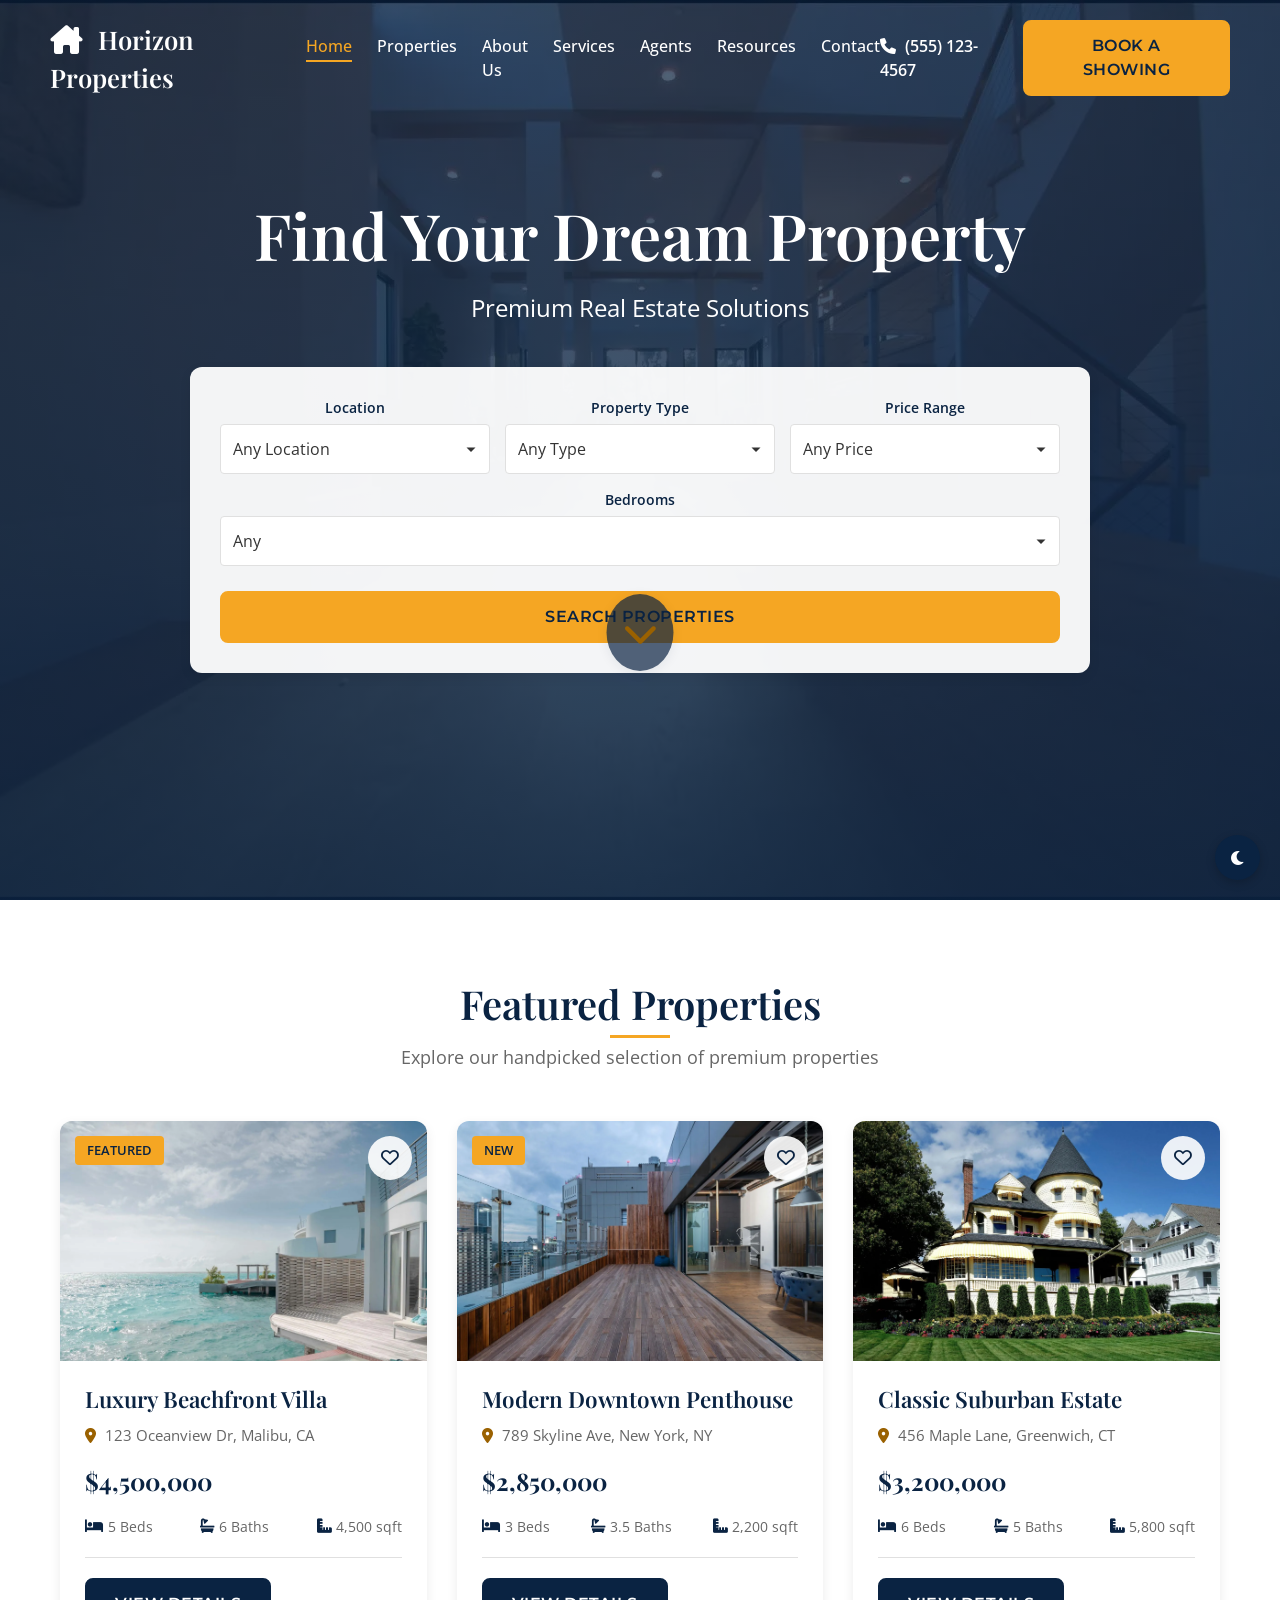
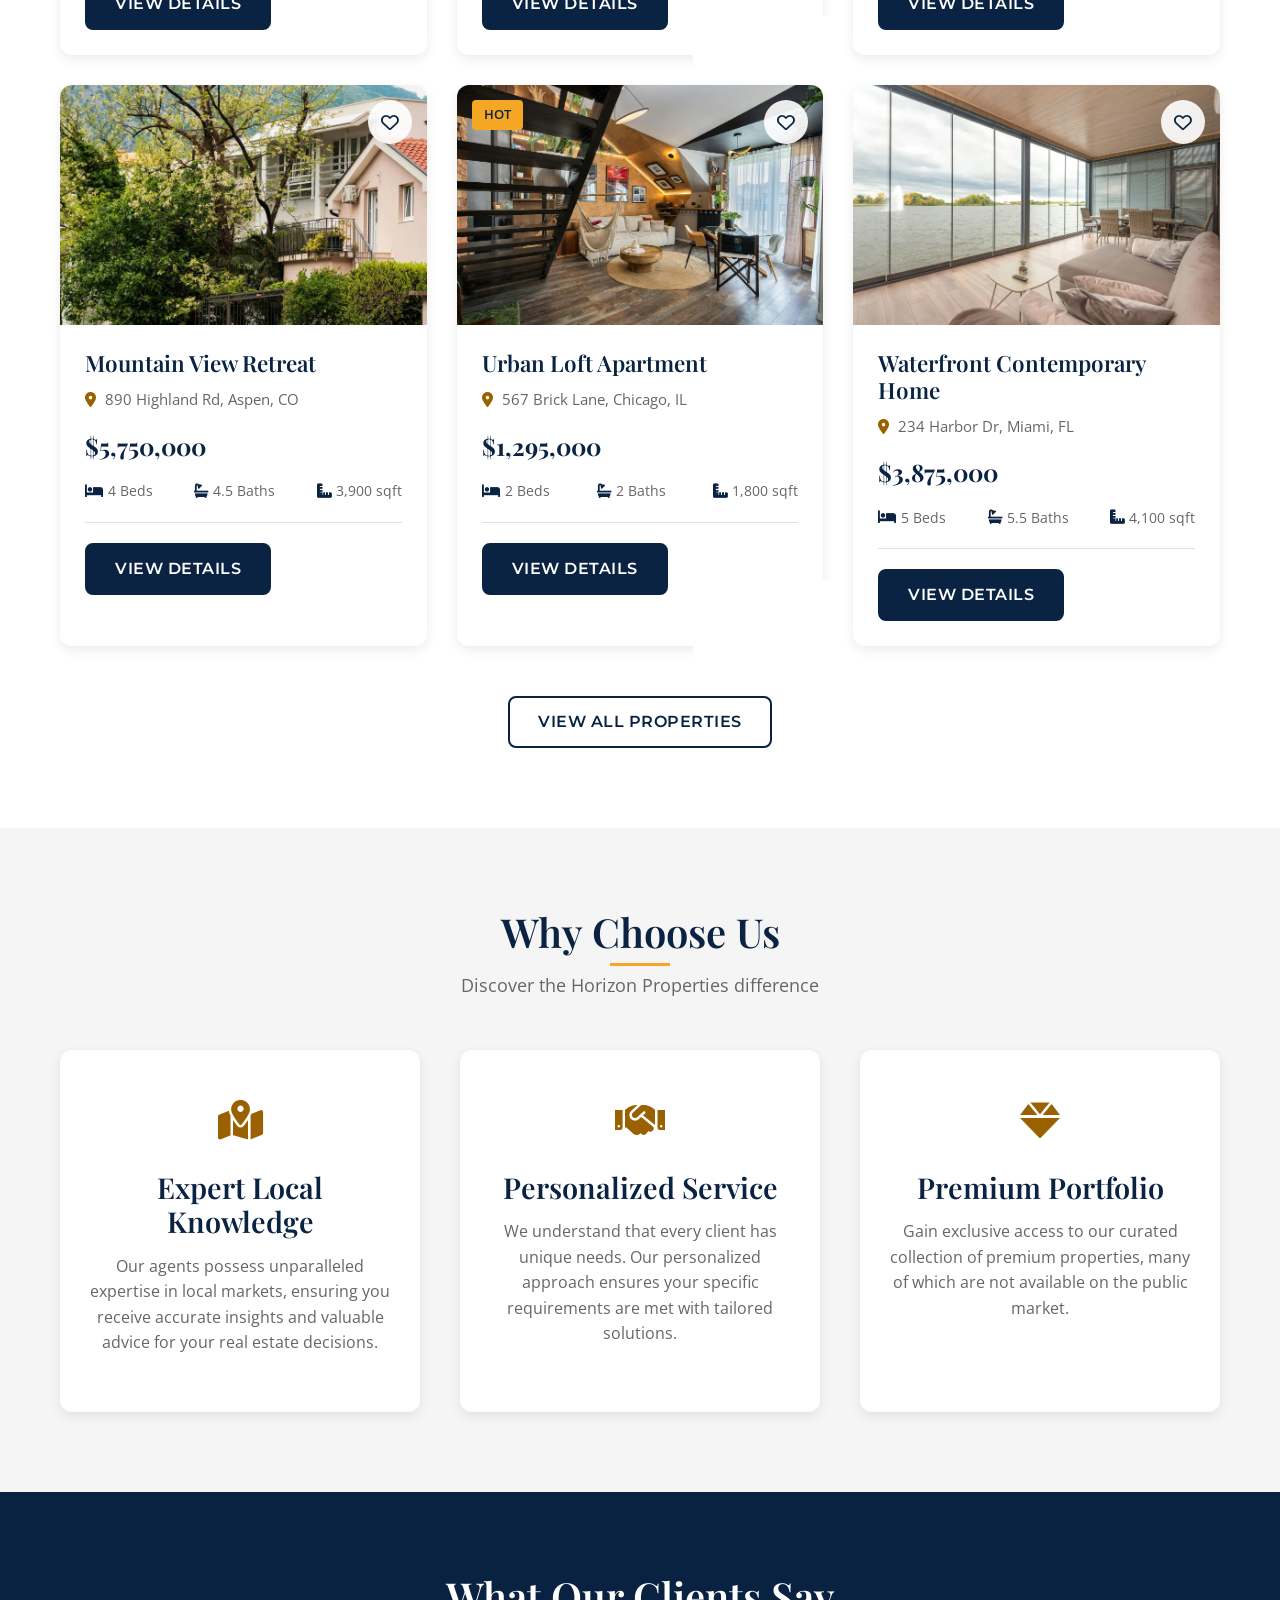
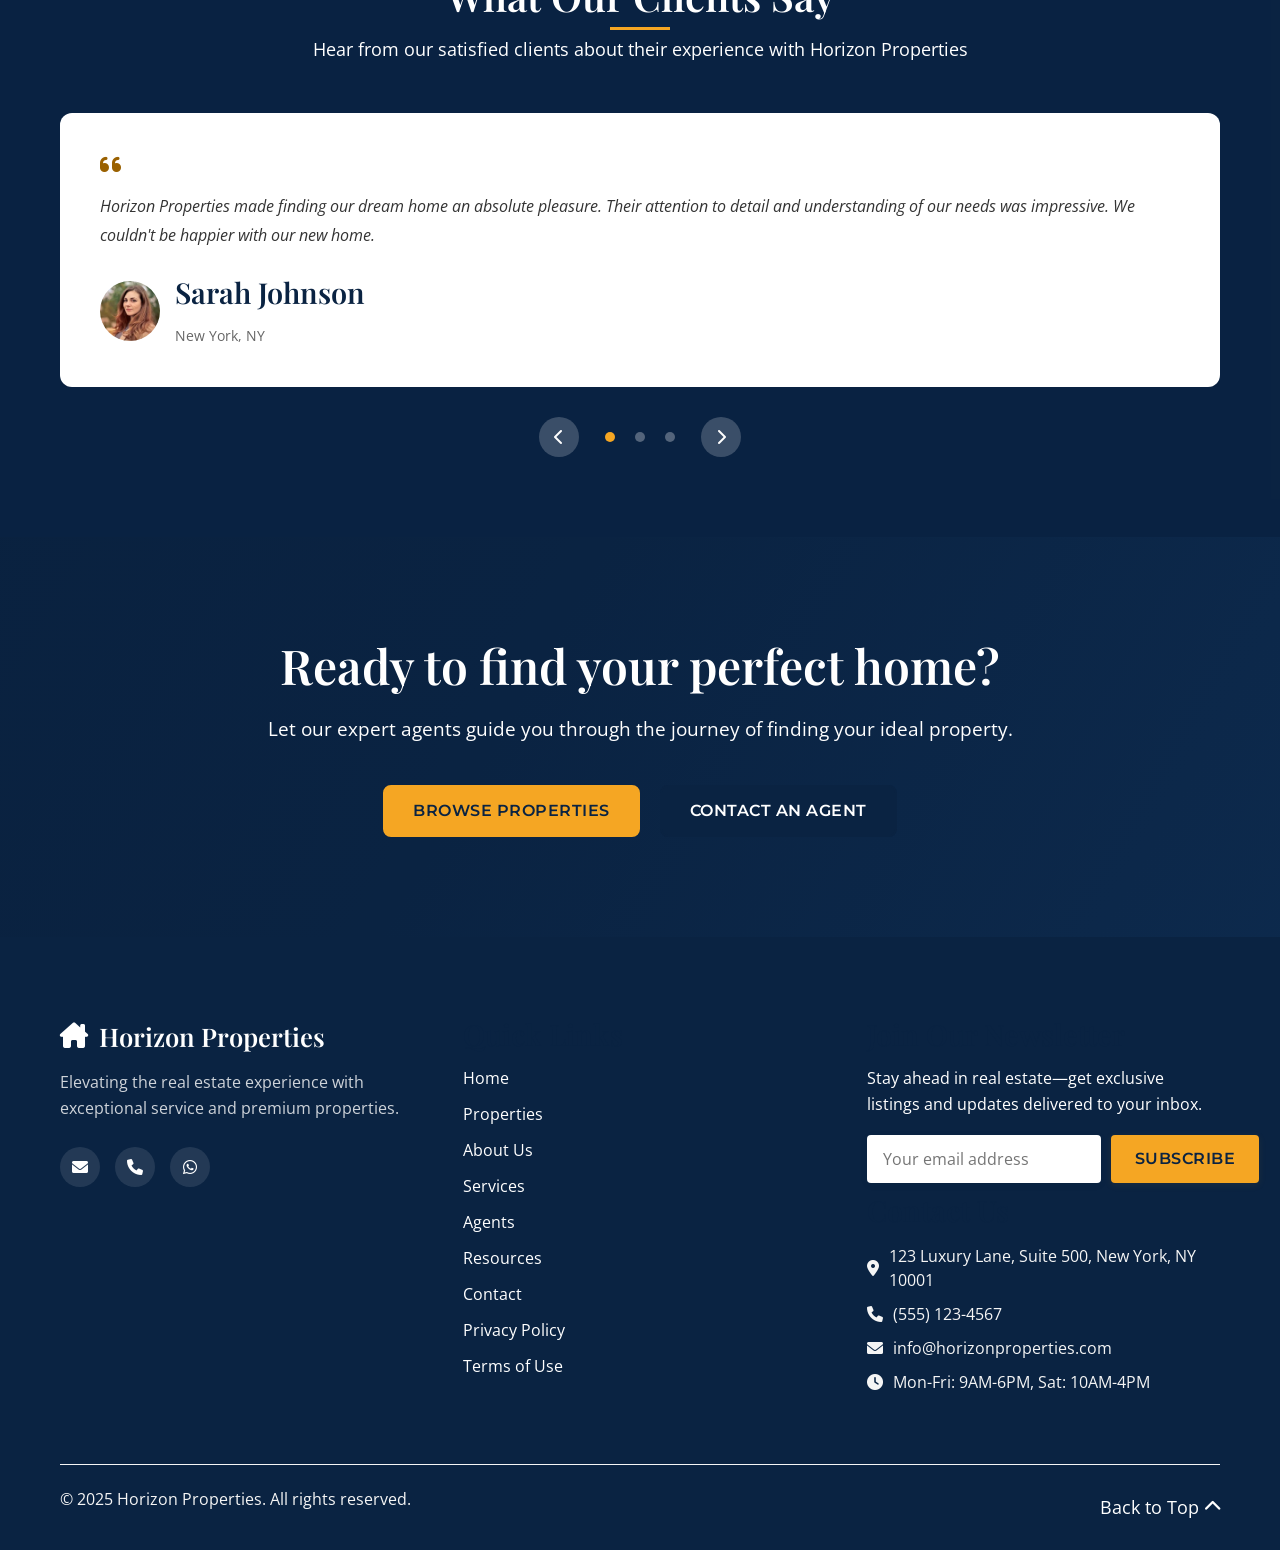
<file: index.html>
<!DOCTYPE html>
<html lang="en">
<head>
    <meta charset="UTF-8">
    <meta name="viewport" content="width=device-width, initial-scale=1.0">
    <title>Horizon Properties | Luxury Homes & Premium Real Estate</title>
    <meta name="description" content="Browse luxury homes, penthouses and waterfront estates with Horizon Properties. Search by location, price and bedrooms, and speak to a specialist agent.">

    <!-- SEO -->
    <link rel="canonical" href="https://horizonprop.netlify.app/">
    <meta name="theme-color" content="#0A2342">

    <meta property="og:type" content="website">
    <meta property="og:site_name" content="Horizon Properties">
    <meta property="og:title" content="Horizon Properties | Luxury Homes & Premium Real Estate">
    <meta property="og:description" content="Browse luxury homes, penthouses and waterfront estates with Horizon Properties. Search by location, price and bedrooms, and speak to a specialist agent.">
    <meta property="og:url" content="https://horizonprop.netlify.app/">
    <meta property="og:image" content="https://horizonprop.netlify.app/assets/images/Luxury-Beachfront-Villa.webp">
    <meta property="og:image:alt" content="Horizon Properties luxury real estate">
    <meta property="og:locale" content="en_US">

    <meta name="twitter:card" content="summary_large_image">
    <meta name="twitter:title" content="Horizon Properties | Luxury Homes & Premium Real Estate">
    <meta name="twitter:description" content="Browse luxury homes, penthouses and waterfront estates with Horizon Properties. Search by location, price and bedrooms, and speak to a specialist agent.">
    <meta name="twitter:image" content="https://horizonprop.netlify.app/assets/images/Luxury-Beachfront-Villa.webp">

    <script type="application/ld+json">
    {
        "@context": "https://schema.org",
        "@type": "RealEstateAgent",
        "@id": "https://horizonprop.netlify.app/#organization",
        "name": "Horizon Properties",
        "url": "https://horizonprop.netlify.app/",
        "logo": "https://horizonprop.netlify.app/assets/images/favicon.svg",
        "image": "https://horizonprop.netlify.app/assets/images/Luxury-Beachfront-Villa.webp",
        "description": "Luxury real estate agency specialising in premium homes, penthouses and waterfront estates.",
        "telephone": "+1-555-123-4567",
        "email": "info@horizonproperties.com",
        "address": {
            "@type": "PostalAddress",
            "streetAddress": "123 Luxury Lane, Suite 500",
            "addressLocality": "New York",
            "addressRegion": "NY",
            "postalCode": "10001",
            "addressCountry": "US"
        },
        "openingHoursSpecification": [
            {
                "@type": "OpeningHoursSpecification",
                "dayOfWeek": [
                    "Monday",
                    "Tuesday",
                    "Wednesday",
                    "Thursday",
                    "Friday"
                ],
                "opens": "09:00",
                "closes": "18:00"
            },
            {
                "@type": "OpeningHoursSpecification",
                "dayOfWeek": "Saturday",
                "opens": "10:00",
                "closes": "16:00"
            }
        ],
        "areaServed": [
            "New York",
            "Los Angeles",
            "Miami",
            "Chicago",
            "London"
        ]
    }
    </script>
    <!-- /SEO -->
    
    <!-- Favicon -->
    <link rel="icon" href="assets/images/favicon.svg" type="image/svg+xml">
    
    <!-- Google Fonts -->
    <link rel="preconnect" href="https://fonts.googleapis.com">
    <link rel="preconnect" href="https://cdnjs.cloudflare.com" crossorigin>
    <link rel="preconnect" href="https://fonts.gstatic.com" crossorigin>
    <link href="https://fonts.googleapis.com/css2?family=Playfair+Display:wght@400;500;600;700&family=Open+Sans:wght@300;400;600&family=Montserrat:wght@400;500;600;700&display=swap" rel="stylesheet">
    
    <!-- Font Awesome Icons -->
    <link rel="stylesheet" href="https://cdnjs.cloudflare.com/ajax/libs/font-awesome/6.0.0/css/all.min.css">
    
    <!-- Custom CSS -->
    <link rel="stylesheet" href="css/reset.css">
    <link rel="stylesheet" href="css/styles.css">
    <link rel="stylesheet" href="css/responsive.css">
</head>
<body>
    <a class="skip-link" href="#main-content">Skip to main content</a>
    <!-- Navigation Bar -->
    <header class="navbar-container">
        <nav class="navbar">
            <div class="logo">
                <a href="index.html">
                    <i class="fa-solid fa-house-chimney" aria-hidden="true"></i>
                    <span>Horizon Properties</span>
                </a>
            </div>
            
            <ul class="nav-links">
                <li><a href="index.html" class="active">Home</a></li>
                <li><a href="properties.html">Properties</a></li>
                <li><a href="about.html">About Us</a></li>
                <li><a href="services.html">Services</a></li>
                <li><a href="agents.html">Agents</a></li>
                <li><a href="resources.html">Resources</a></li>
                <li><a href="contact.html">Contact</a></li>
            </ul>
            
            <div class="nav-cta">
                <span class="phone"><i class="fa-solid fa-phone" aria-hidden="true"></i> (555) 123-4567</span>
                <a href="contact.html" class="btn btn-primary">Book a Showing</a>
            </div>
            
            <button class="mobile-menu-toggle" type="button" aria-label="Open navigation menu" aria-expanded="false">
                <i class="fa-solid fa-bars" aria-hidden="true"></i>
            </button>
        </nav>
    </header>

    <main id="main-content" tabindex="-1">
        <!-- Hero Section -->
        <section class="hero">
            <div class="hero-video-container">
                <video class="hero-video" autoplay muted loop playsinline preload="none"
                        poster="assets/images/hero-poster.webp"
                        aria-label="Aerial footage of a luxury coastal property">
                    <source src="assets/videos/luxury-property.mp4" type="video/mp4">
                </video>
                <div class="hero-overlay"></div>
            </div>
            
            <div class="hero-content">
                <h1>Find Your Dream Property</h1>
                <p>Premium Real Estate Solutions</p>
                
                <div class="search-container">
                    <form class="search-form">
                        <div class="search-field">
                            <label for="location">Location</label>
                            <select id="location" name="location">
                                <option value="" selected>Any Location</option>
                                <option value="downtown">Downtown</option>
                                <option value="suburbs">Suburbs</option>
                                <option value="beachfront">Beachfront</option>
                                <option value="countryside">Countryside</option>
                            </select>
                        </div>
                        
                        <div class="search-field">
                            <label for="property-type">Property Type</label>
                            <select id="property-type" name="property-type">
                                <option value="" selected>Any Type</option>
                                <option value="house">House</option>
                                <option value="apartment">Apartment</option>
                                <option value="condo">Condo</option>
                                <option value="villa">Villa</option>
                                <option value="commercial">Commercial</option>
                            </select>
                        </div>
                        
                        <div class="search-field">
                            <label for="price-range">Price Range</label>
                            <select id="price-range" name="price-range">
                                <option value="" selected>Any Price</option>
                                <option value="100000-300000">$100k - $300k</option>
                                <option value="300000-500000">$300k - $500k</option>
                                <option value="500000-1000000">$500k - $1M</option>
                                <option value="1000000-5000000">$1M - $5M</option>
                                <option value="5000000+">$5M+</option>
                            </select>
                        </div>
                        
                        <div class="search-field">
                            <label for="bedrooms">Bedrooms</label>
                            <select id="bedrooms" name="bedrooms">
                                <option value="" selected>Any</option>
                                <option value="1+">1+</option>
                                <option value="2+">2+</option>
                                <option value="3+">3+</option>
                                <option value="4+">4+</option>
                                <option value="5+">5+</option>
                            </select>
                        </div>
                        
                        <button type="submit" class="btn btn-primary search-btn">Search Properties</button>
                    </form>
                </div>
                
                <div class="scroll-down-arrow">
                    <a href="#featured-properties" aria-label="Scroll to featured properties" title="Scroll down">
                        <i class="fa-solid fa-chevron-down" aria-hidden="true"></i>
                    </a>
                </div>
            </div>
        </section>

        <!-- Featured Properties Section -->
        <section class="featured-properties">
            <div class="container">
                <div class="section-header">
                    <h2>Featured Properties</h2>
                    <p>Explore our handpicked selection of premium properties</p>
                </div>
                
                <div class="property-grid">
                    <!-- Luxury Beachfront Villa -->
                    <article class="property-card" data-property-id="luxury-beachfront-villa">
                        <div class="property-image">
                            <img src="assets/images/Luxury-Beachfront-Villa.webp" alt="Beachfront villa seen from the shoreline at dusk" width="800" height="600" loading="eager" fetchpriority="high" decoding="async">
                            <div class="property-badge">Featured</div>
                            <button class="property-favorite" type="button" aria-pressed="false" aria-label="Save Luxury Beachfront Villa to favorites"><i class="fa-regular fa-heart" aria-hidden="true"></i></button>
                        </div>
                        <div class="property-details">
                            <h3><a href="property-single.html?id=luxury-beachfront-villa">Luxury Beachfront Villa</a></h3>
                            <p class="property-address"><i class="fa-solid fa-location-dot" aria-hidden="true"></i> 123 Oceanview Dr, Malibu, CA</p>
                            <p class="property-price">$4,500,000</p>
                            <div class="property-features">
                                <span><i class="fa-solid fa-bed" aria-hidden="true"></i> 5 Beds</span>
                                <span><i class="fa-solid fa-bath" aria-hidden="true"></i> 6 Baths</span>
                                <span><i class="fa-solid fa-ruler-combined" aria-hidden="true"></i> 4,500 sqft</span>
                            </div>
                            <a href="property-single.html?id=luxury-beachfront-villa" class="btn btn-secondary" aria-label="View details for Luxury Beachfront Villa">View Details</a>
                        </div>
                    </article>

                    <!-- Modern Downtown Penthouse -->
                    <article class="property-card" data-property-id="modern-downtown-penthouse">
                        <div class="property-image">
                            <img src="assets/images/Modern-Downtown-Penthouse.webp" alt="Penthouse living space with skyline views" width="800" height="600" loading="lazy" decoding="async">
                            <div class="property-badge">New</div>
                            <button class="property-favorite" type="button" aria-pressed="false" aria-label="Save Modern Downtown Penthouse to favorites"><i class="fa-regular fa-heart" aria-hidden="true"></i></button>
                        </div>
                        <div class="property-details">
                            <h3><a href="property-single.html?id=modern-downtown-penthouse">Modern Downtown Penthouse</a></h3>
                            <p class="property-address"><i class="fa-solid fa-location-dot" aria-hidden="true"></i> 789 Skyline Ave, New York, NY</p>
                            <p class="property-price">$2,850,000</p>
                            <div class="property-features">
                                <span><i class="fa-solid fa-bed" aria-hidden="true"></i> 3 Beds</span>
                                <span><i class="fa-solid fa-bath" aria-hidden="true"></i> 3.5 Baths</span>
                                <span><i class="fa-solid fa-ruler-combined" aria-hidden="true"></i> 2,200 sqft</span>
                            </div>
                            <a href="property-single.html?id=modern-downtown-penthouse" class="btn btn-secondary" aria-label="View details for Modern Downtown Penthouse">View Details</a>
                        </div>
                    </article>

                    <!-- Classic Suburban Estate -->
                    <article class="property-card" data-property-id="classic-suburban-estate">
                        <div class="property-image">
                            <img src="assets/images/Classic-Suburban-Estate.webp" alt="Estate frontage with mature planting" width="800" height="600" loading="lazy" decoding="async">
                            <button class="property-favorite" type="button" aria-pressed="false" aria-label="Save Classic Suburban Estate to favorites"><i class="fa-regular fa-heart" aria-hidden="true"></i></button>
                        </div>
                        <div class="property-details">
                            <h3><a href="property-single.html?id=classic-suburban-estate">Classic Suburban Estate</a></h3>
                            <p class="property-address"><i class="fa-solid fa-location-dot" aria-hidden="true"></i> 456 Maple Lane, Greenwich, CT</p>
                            <p class="property-price">$3,200,000</p>
                            <div class="property-features">
                                <span><i class="fa-solid fa-bed" aria-hidden="true"></i> 6 Beds</span>
                                <span><i class="fa-solid fa-bath" aria-hidden="true"></i> 5 Baths</span>
                                <span><i class="fa-solid fa-ruler-combined" aria-hidden="true"></i> 5,800 sqft</span>
                            </div>
                            <a href="property-single.html?id=classic-suburban-estate" class="btn btn-secondary" aria-label="View details for Classic Suburban Estate">View Details</a>
                        </div>
                    </article>

                    <!-- Mountain View Retreat -->
                    <article class="property-card" data-property-id="mountain-view-retreat">
                        <div class="property-image">
                            <img src="assets/images/Mountain-View-Retreat.webp" alt="Mountain house with panoramic range views" width="800" height="600" loading="lazy" decoding="async">
                            <button class="property-favorite" type="button" aria-pressed="false" aria-label="Save Mountain View Retreat to favorites"><i class="fa-regular fa-heart" aria-hidden="true"></i></button>
                        </div>
                        <div class="property-details">
                            <h3><a href="property-single.html?id=mountain-view-retreat">Mountain View Retreat</a></h3>
                            <p class="property-address"><i class="fa-solid fa-location-dot" aria-hidden="true"></i> 890 Highland Rd, Aspen, CO</p>
                            <p class="property-price">$5,750,000</p>
                            <div class="property-features">
                                <span><i class="fa-solid fa-bed" aria-hidden="true"></i> 4 Beds</span>
                                <span><i class="fa-solid fa-bath" aria-hidden="true"></i> 4.5 Baths</span>
                                <span><i class="fa-solid fa-ruler-combined" aria-hidden="true"></i> 3,900 sqft</span>
                            </div>
                            <a href="property-single.html?id=mountain-view-retreat" class="btn btn-secondary" aria-label="View details for Mountain View Retreat">View Details</a>
                        </div>
                    </article>

                    <!-- Urban Loft Apartment -->
                    <article class="property-card" data-property-id="urban-loft-apartment">
                        <div class="property-image">
                            <img src="assets/images/Urban-Loft-Apartment.webp" alt="Loft interior with exposed brick and steel" width="800" height="600" loading="lazy" decoding="async">
                            <div class="property-badge">Hot</div>
                            <button class="property-favorite" type="button" aria-pressed="false" aria-label="Save Urban Loft Apartment to favorites"><i class="fa-regular fa-heart" aria-hidden="true"></i></button>
                        </div>
                        <div class="property-details">
                            <h3><a href="property-single.html?id=urban-loft-apartment">Urban Loft Apartment</a></h3>
                            <p class="property-address"><i class="fa-solid fa-location-dot" aria-hidden="true"></i> 567 Brick Lane, Chicago, IL</p>
                            <p class="property-price">$1,295,000</p>
                            <div class="property-features">
                                <span><i class="fa-solid fa-bed" aria-hidden="true"></i> 2 Beds</span>
                                <span><i class="fa-solid fa-bath" aria-hidden="true"></i> 2 Baths</span>
                                <span><i class="fa-solid fa-ruler-combined" aria-hidden="true"></i> 1,800 sqft</span>
                            </div>
                            <a href="property-single.html?id=urban-loft-apartment" class="btn btn-secondary" aria-label="View details for Urban Loft Apartment">View Details</a>
                        </div>
                    </article>

                    <!-- Waterfront Contemporary Home -->
                    <article class="property-card" data-property-id="waterfront-contemporary-home">
                        <div class="property-image">
                            <img src="assets/images/Waterfront-Contemporary-Home.webp" alt="Waterfront house viewed from the dock" width="800" height="600" loading="lazy" decoding="async">
                            <button class="property-favorite" type="button" aria-pressed="false" aria-label="Save Waterfront Contemporary Home to favorites"><i class="fa-regular fa-heart" aria-hidden="true"></i></button>
                        </div>
                        <div class="property-details">
                            <h3><a href="property-single.html?id=waterfront-contemporary-home">Waterfront Contemporary Home</a></h3>
                            <p class="property-address"><i class="fa-solid fa-location-dot" aria-hidden="true"></i> 234 Harbor Dr, Miami, FL</p>
                            <p class="property-price">$3,875,000</p>
                            <div class="property-features">
                                <span><i class="fa-solid fa-bed" aria-hidden="true"></i> 5 Beds</span>
                                <span><i class="fa-solid fa-bath" aria-hidden="true"></i> 5.5 Baths</span>
                                <span><i class="fa-solid fa-ruler-combined" aria-hidden="true"></i> 4,100 sqft</span>
                            </div>
                            <a href="property-single.html?id=waterfront-contemporary-home" class="btn btn-secondary" aria-label="View details for Waterfront Contemporary Home">View Details</a>
                        </div>
                    </article>
                </div>
                
                <div class="view-all-container">
                    <a href="properties.html" class="btn btn-outline">View All Properties</a>
                </div>
            </div>
        </section>

        <!-- Why Choose Us Section -->
        <section class="why-choose-us">
            <div class="container">
                <div class="section-header">
                    <h2>Why Choose Us</h2>
                    <p>Discover the Horizon Properties difference</p>
                </div>
                
                <div class="features-grid">
                    <div class="feature-item">
                        <div class="feature-icon">
                            <i class="fa-solid fa-map-location-dot" aria-hidden="true"></i>
                        </div>
                        <h3>Expert Local Knowledge</h3>
                        <p>Our agents possess unparalleled expertise in local markets, ensuring you receive accurate insights and valuable advice for your real estate decisions.</p>
                    </div>
                    
                    <div class="feature-item">
                        <div class="feature-icon">
                            <i class="fa-solid fa-handshake" aria-hidden="true"></i>
                        </div>
                        <h3>Personalized Service</h3>
                        <p>We understand that every client has unique needs. Our personalized approach ensures your specific requirements are met with tailored solutions.</p>
                    </div>
                    
                    <div class="feature-item">
                        <div class="feature-icon">
                            <i class="fa-solid fa-gem" aria-hidden="true"></i>
                        </div>
                        <h3>Premium Portfolio</h3>
                        <p>Gain exclusive access to our curated collection of premium properties, many of which are not available on the public market.</p>
                    </div>
                </div>
            </div>
        </section>

        <!-- Testimonials Section -->
        <section class="testimonials">
            <div class="container">
                <div class="section-header">
                    <h2>What Our Clients Say</h2>
                    <p>Hear from our satisfied clients about their experience with Horizon Properties</p>
                </div>
                
                <div class="testimonial-slider">
                    <div class="testimonial-slide">
                        <div class="testimonial-content">
                            <div class="testimonial-quote">
                                <i class="fa-solid fa-quote-left" aria-hidden="true"></i>
                                <p>Horizon Properties made finding our dream home an absolute pleasure. Their attention to detail and understanding of our needs was impressive. We couldn't be happier with our new home.</p>
                            </div>
                            <div class="testimonial-author">
                                <img src="assets/images/client2.webp" alt="Sarah Johnson" loading="lazy" decoding="async">
                                <div class="author-info">
                                    <h3>Sarah Johnson</h3>
                                    <p>New York, NY</p>
                                </div>
                            </div>
                        </div>
                    </div>
                    
                    <div class="testimonial-slide">
                        <div class="testimonial-content">
                            <div class="testimonial-quote">
                                <i class="fa-solid fa-quote-left" aria-hidden="true"></i>
                                <p>Working with Horizon Properties on selling our family home exceeded all expectations. Their marketing strategy brought in multiple offers above asking price within days.</p>
                            </div>
                            <div class="testimonial-author">
                                <img src="assets/images/client1.webp" alt="Michael Thompson" loading="lazy" decoding="async">
                                <div class="author-info">
                                    <h3>Michael Thompson</h3>
                                    <p>Los Angeles, CA</p>
                                </div>
                            </div>
                        </div>
                    </div>
                    
                    <div class="testimonial-slide">
                        <div class="testimonial-content">
                            <div class="testimonial-quote">
                                <i class="fa-solid fa-quote-left" aria-hidden="true"></i>
                                <p>The investment consultation services provided by Horizon Properties helped us build a profitable real estate portfolio. Their expert analysis and market insights were invaluable.</p>
                            </div>
                            <div class="testimonial-author">
                                <img src="assets/images/client3.webp" alt="Jennifer and David Chen" loading="lazy" decoding="async">
                                <div class="author-info">
                                    <h3>Jennifer and David Chen</h3>
                                    <p>Chicago, IL</p>
                                </div>
                            </div>
                        </div>
                    </div>
                </div>
                
                <div class="testimonial-controls">
                    <button class="testimonial-prev" type="button" aria-label="Previous testimonial"><i class="fa-solid fa-chevron-left" aria-hidden="true"></i></button>
                    <div class="testimonial-dots">
                        <span class="dot active"></span>
                        <span class="dot"></span>
                        <span class="dot"></span>
                    </div>
                    <button class="testimonial-next" type="button" aria-label="Next testimonial"><i class="fa-solid fa-chevron-right" aria-hidden="true"></i></button>
                </div>
            </div>
        </section>

        <!-- Call to Action Section -->
        <section class="cta-section">
            <div class="cta-overlay"></div>
            <div class="container">
                <div class="cta-content">
                    <h2>Ready to find your perfect home?</h2>
                    <p>Let our expert agents guide you through the journey of finding your ideal property.</p>
                    <div class="cta-buttons">
                        <a href="properties.html" class="btn btn-primary">Browse Properties</a>
                        <a href="contact.html" class="btn btn-secondary">Contact an Agent</a>
                    </div>
                </div>
            </div>
        </section>
    </main>

    <!-- Footer -->
    <footer class="footer">
        <div class="container">
            <div class="footer-content">
                <div class="footer-column">
                    <div class="footer-logo">
                        <i class="fa-solid fa-house-chimney" aria-hidden="true"></i>
                        <span>Horizon Properties</span>
                    </div>
                    <p class="footer-tagline">Elevating the real estate experience with exceptional service and premium properties.</p>
                    <!-- No public social accounts yet. When they exist, swap these for
                             <a href="https://..." target="_blank" rel="noopener"> links. -->
                        <div class="social-icons">
                            <a href="mailto:info@horizonproperties.com" aria-label="Email Horizon Properties" title="Email us"><i class="fa-solid fa-envelope" aria-hidden="true"></i></a>
                            <a href="tel:+15551234567" aria-label="Call Horizon Properties" title="Call us"><i class="fa-solid fa-phone" aria-hidden="true"></i></a>
                            <a href="https://wa.me/15551234567" target="_blank" rel="noopener" aria-label="Message Horizon Properties on WhatsApp" title="WhatsApp"><i class="fa-brands fa-whatsapp" aria-hidden="true"></i></a>
                        </div>
                </div>
                
                <div class="footer-column">
                    <h3>Quick Links</h3>
                    <ul class="footer-links">
                        <li><a href="index.html">Home</a></li>
                        <li><a href="properties.html">Properties</a></li>
                        <li><a href="about.html">About Us</a></li>
                        <li><a href="services.html">Services</a></li>
                        <li><a href="agents.html">Agents</a></li>
                        <li><a href="resources.html">Resources</a></li>
                        <li><a href="contact.html">Contact</a></li>
                        <li><a href="privacy.html">Privacy Policy</a></li>
                        <li><a href="terms.html">Terms of Use</a></li>
                    </ul>
                </div>
                
                <div class="footer-column">
                    <h3>Join Our Newsletter</h3>
                    <p>Stay ahead in real estate—get exclusive listings and updates delivered to your inbox.</p>
                    <form class="newsletter-form" name="newsletter" method="POST" data-netlify="true" netlify-honeypot="newsletter-bot" aria-label="Newsletter Signup" role="form" autocomplete="off" novalidate>
                        <input type="hidden" name="form-name" value="newsletter">
                        <p class="hidden-field"><label>Skip this field:<input name="newsletter-bot" tabindex="-1" autocomplete="off" aria-hidden="true" aria-label="Spam protection"></label></p>
                        <label for="newsletter-email" class="visually-hidden">Email address</label>
                        <input type="email" id="newsletter-email" name="email" placeholder="Your email address" required aria-required="true" aria-label="Email address">
                        <button type="submit" class="btn btn-primary" aria-label="Subscribe to newsletter">Subscribe</button>
                        <div class="newsletter-feedback" aria-live="polite"></div>
                    </form>
                    
                    <h3>Contact Us</h3>
                    <ul class="contact-info">
                        <li><i class="fa-solid fa-location-dot" aria-hidden="true"></i> 123 Luxury Lane, Suite 500, New York, NY 10001</li>
                        <li><i class="fa-solid fa-phone" aria-hidden="true"></i> (555) 123-4567</li>
                        <li><i class="fa-solid fa-envelope" aria-hidden="true"></i> info@horizonproperties.com</li>
                        <li><i class="fa-solid fa-clock" aria-hidden="true"></i> Mon-Fri: 9AM-6PM, Sat: 10AM-4PM</li>
                    </ul>
                </div>
            </div>
            
            <div class="footer-bottom">
                <p>&copy; 2025 Horizon Properties. All rights reserved.</p>
                <a href="#" class="back-to-top">Back to Top <i class="fa-solid fa-chevron-up" aria-hidden="true"></i></a>
            </div>
        </div>
    </footer>

    <!-- Dark Mode Toggle -->
    <div class="dark-mode-toggle">
        <i class="fa-solid fa-moon" aria-hidden="true"></i>
    </div>

    <!-- Scripts -->
    <script src="js/properties-data.js"></script>
    <script src="js/main.js"></script>
</body>
</html>
</file>
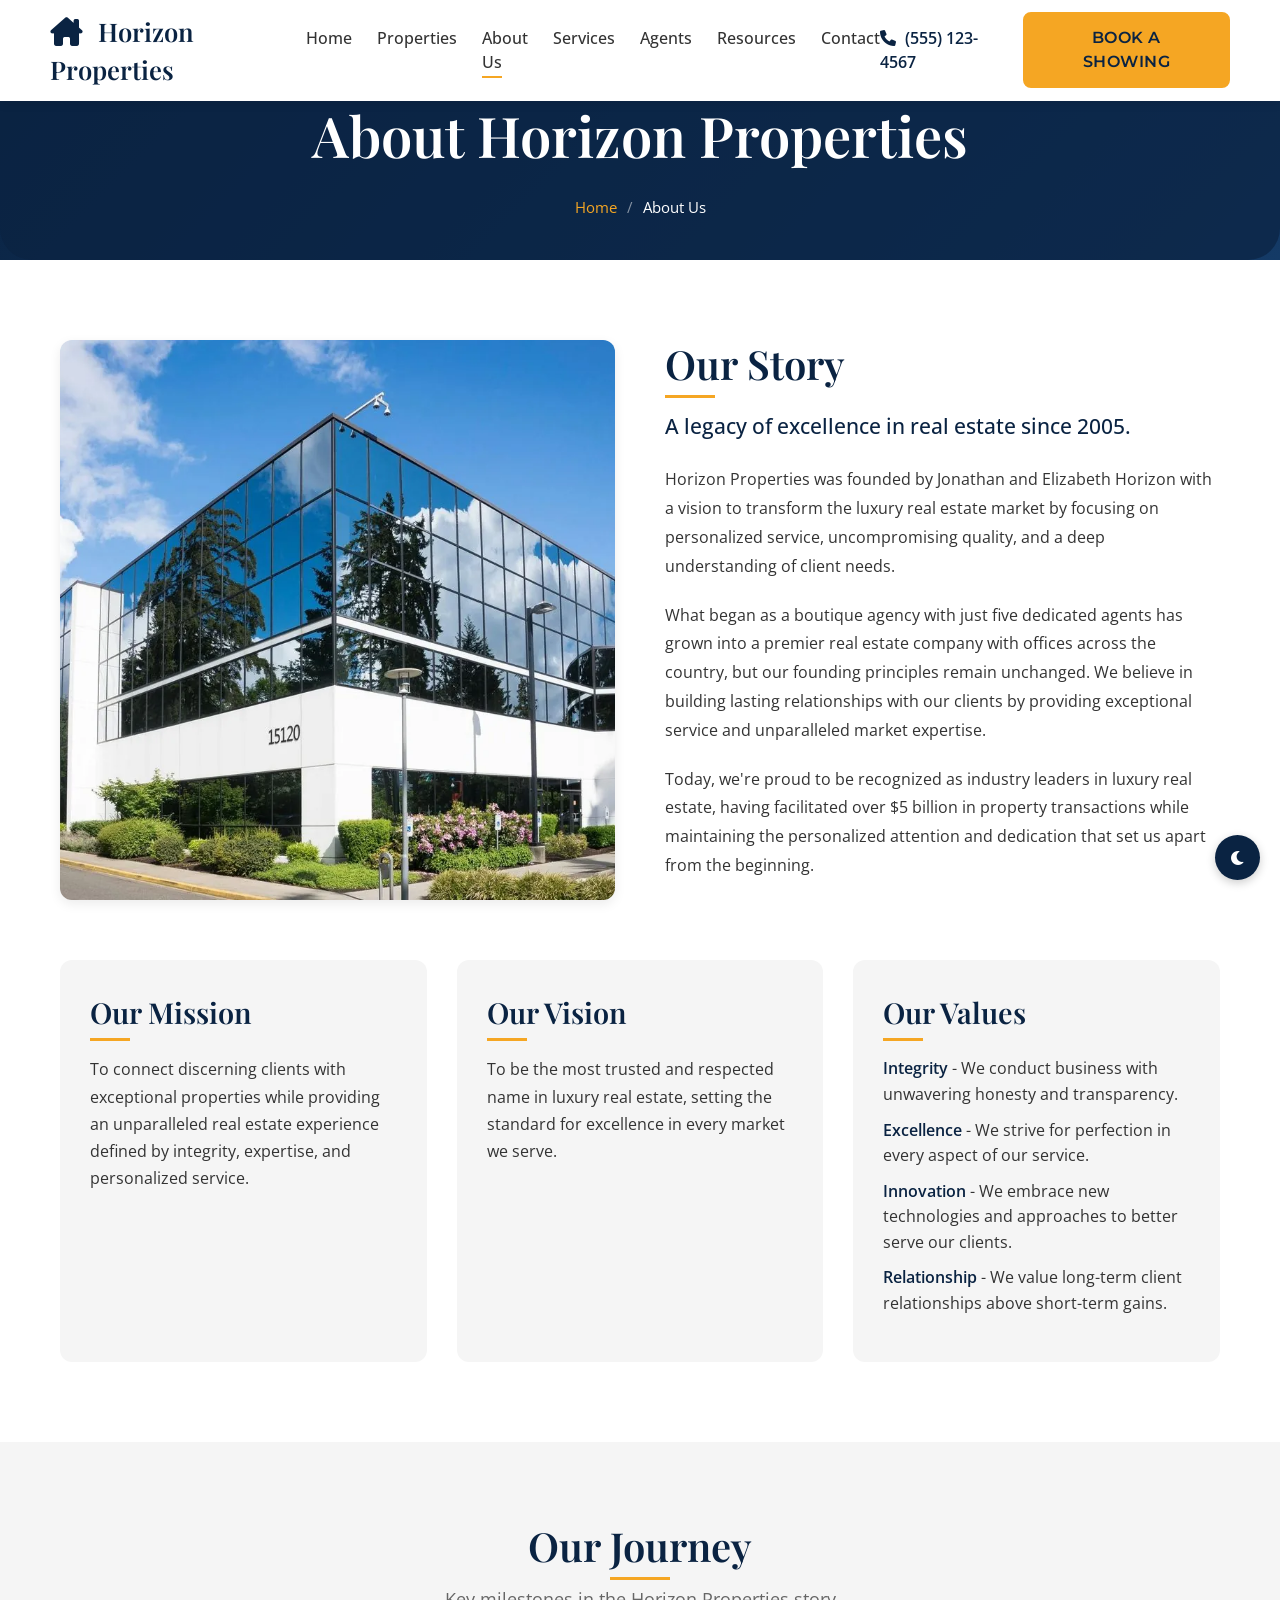
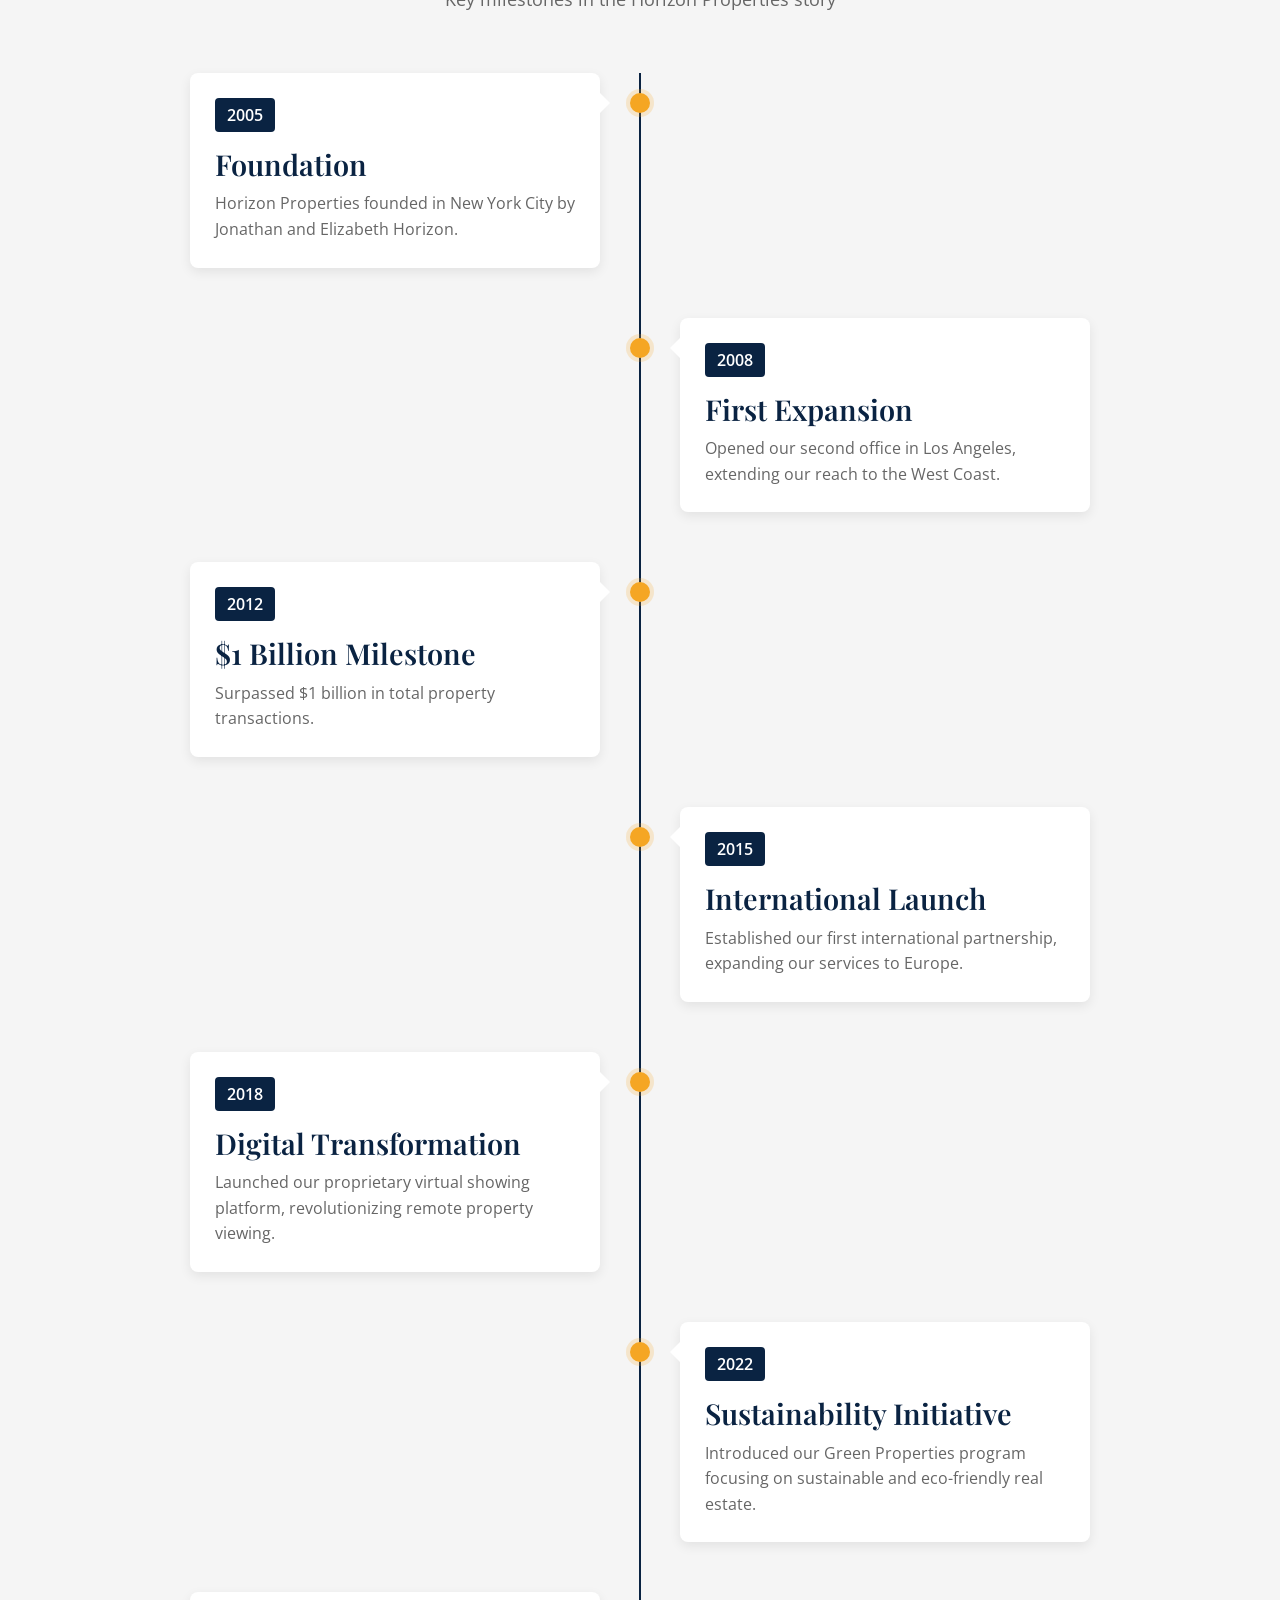
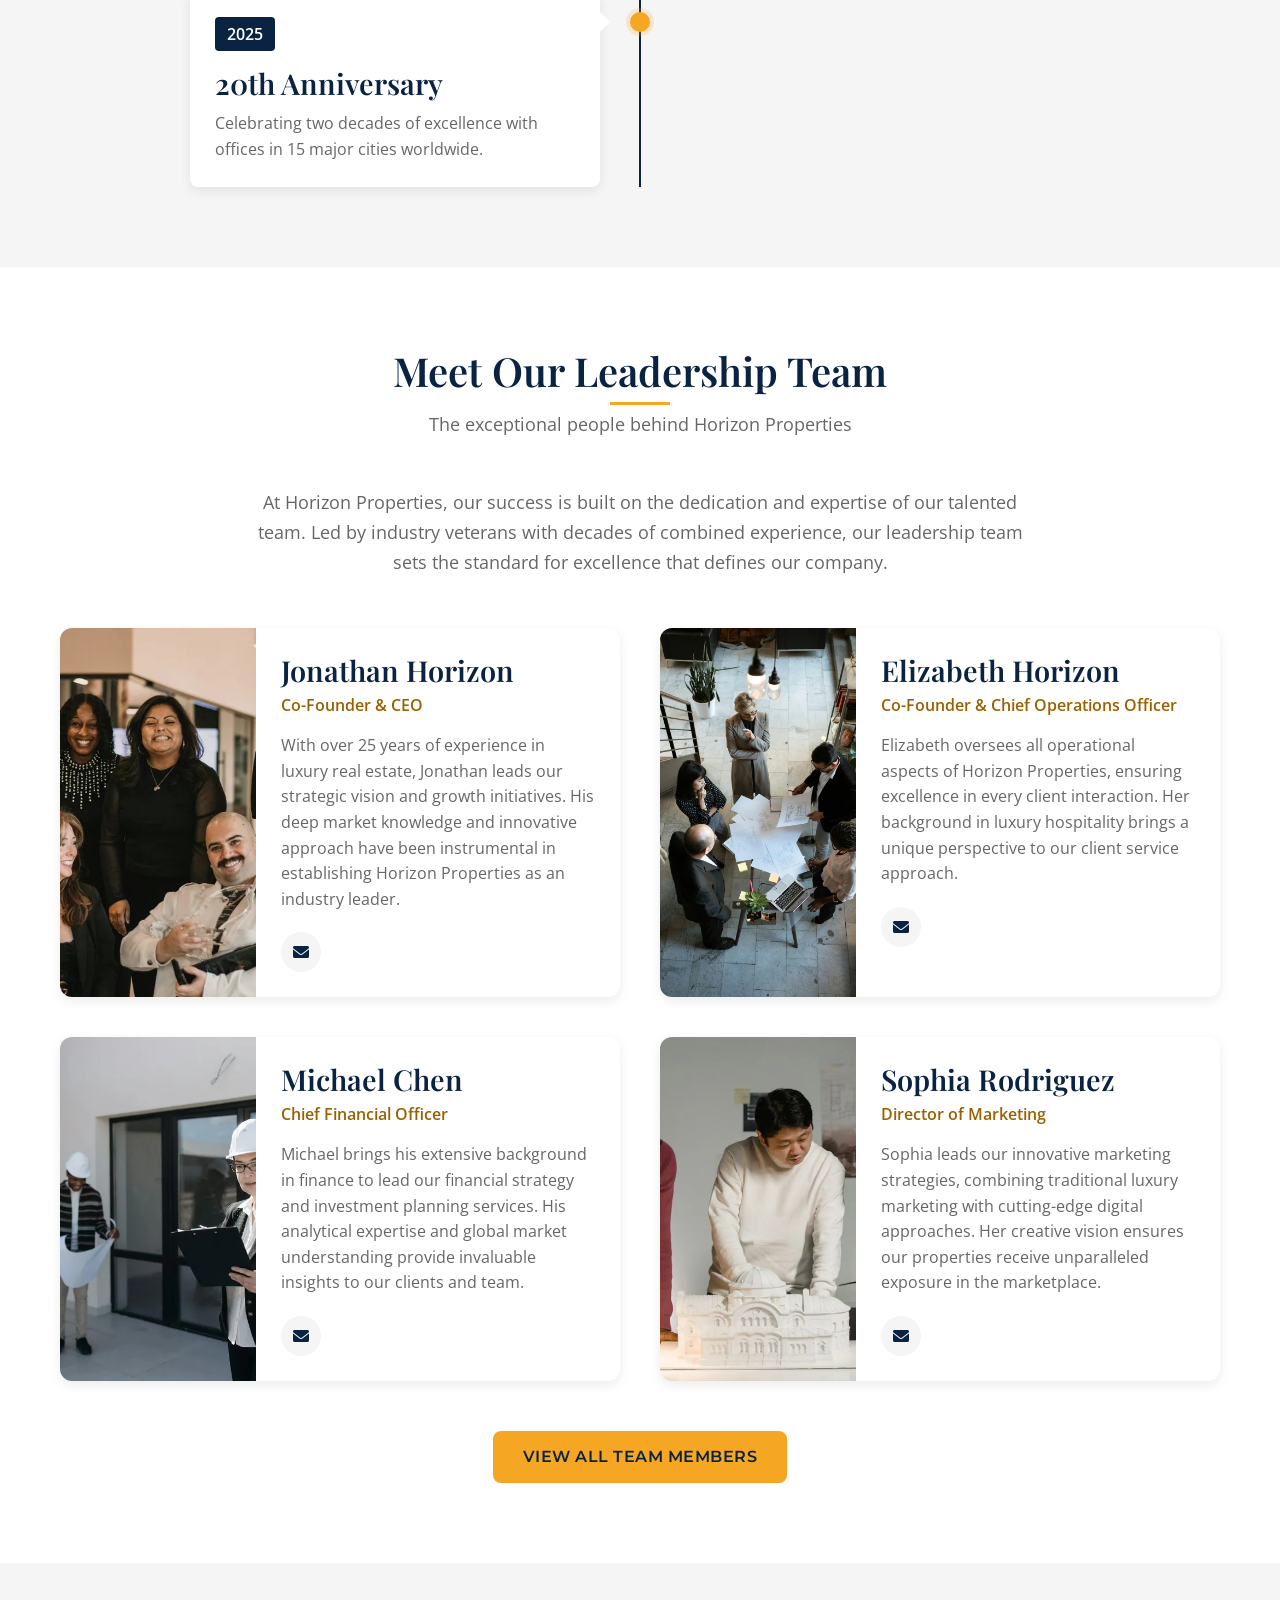
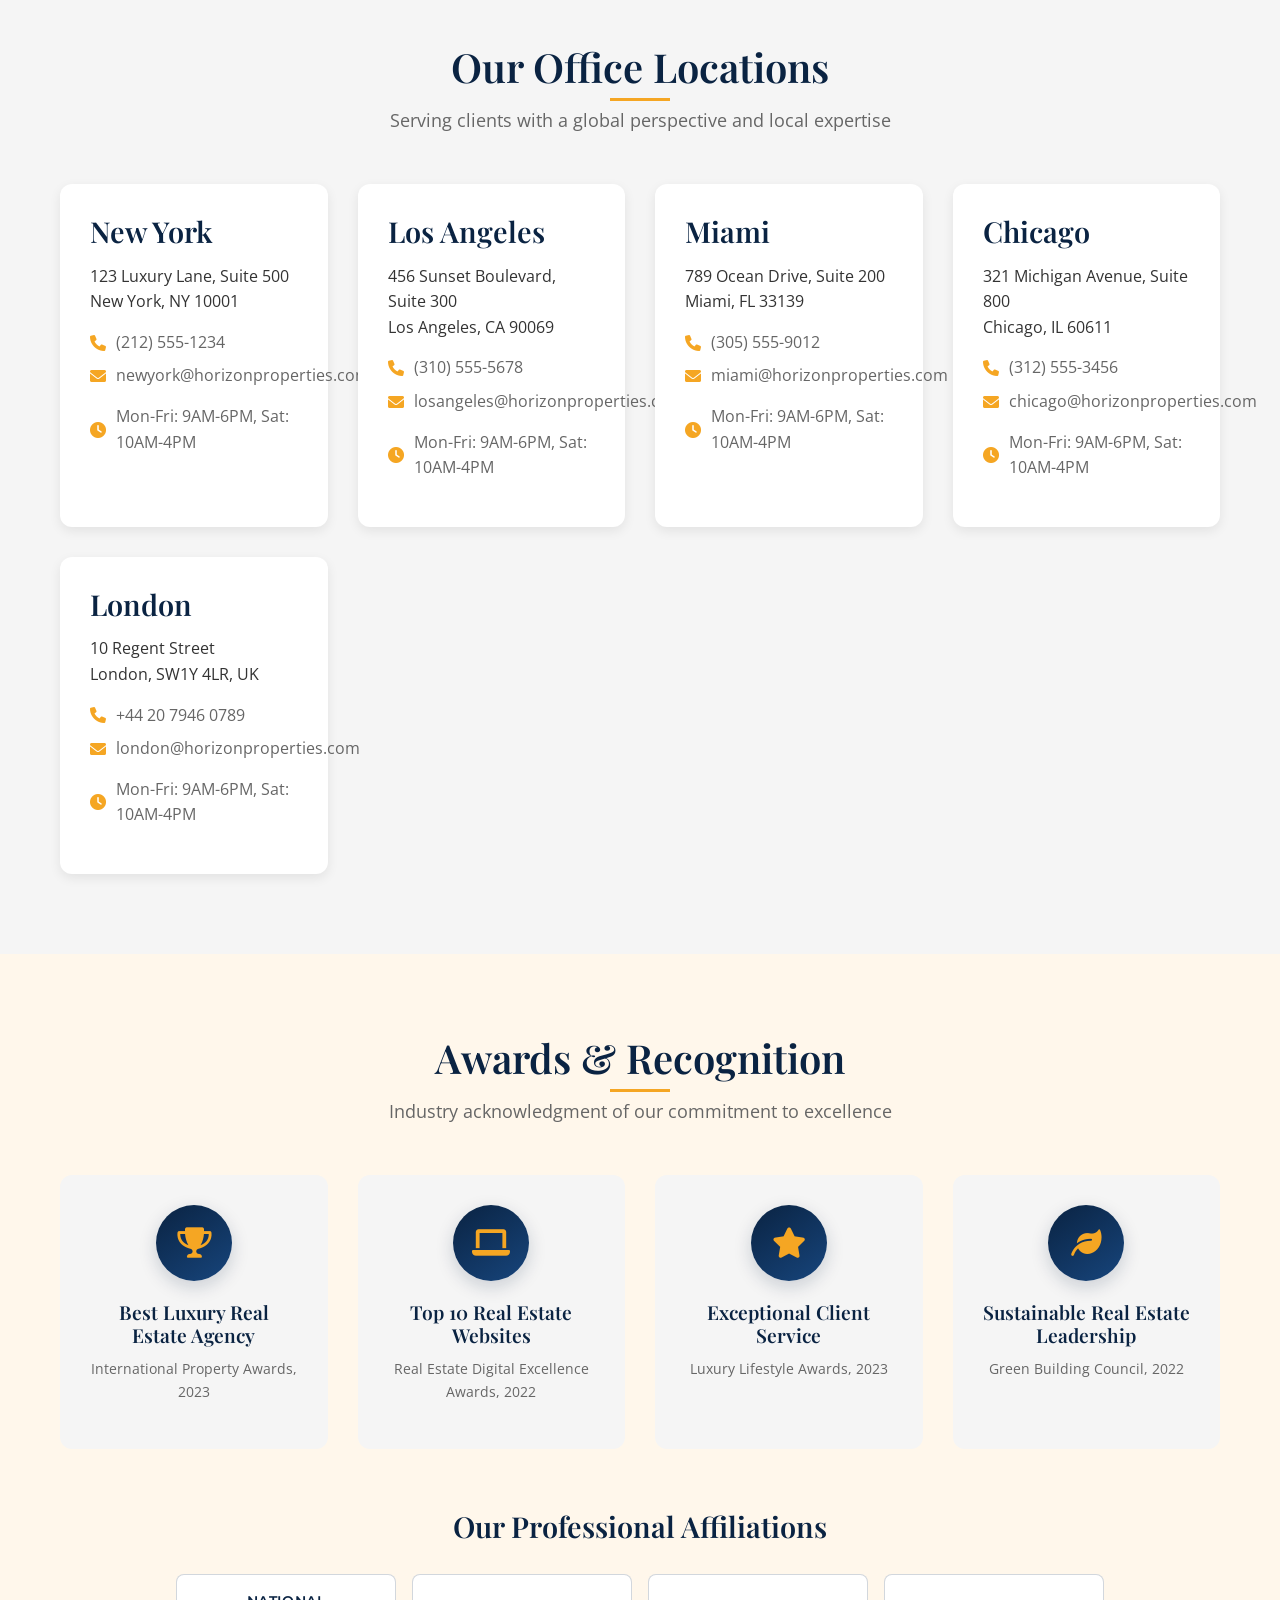
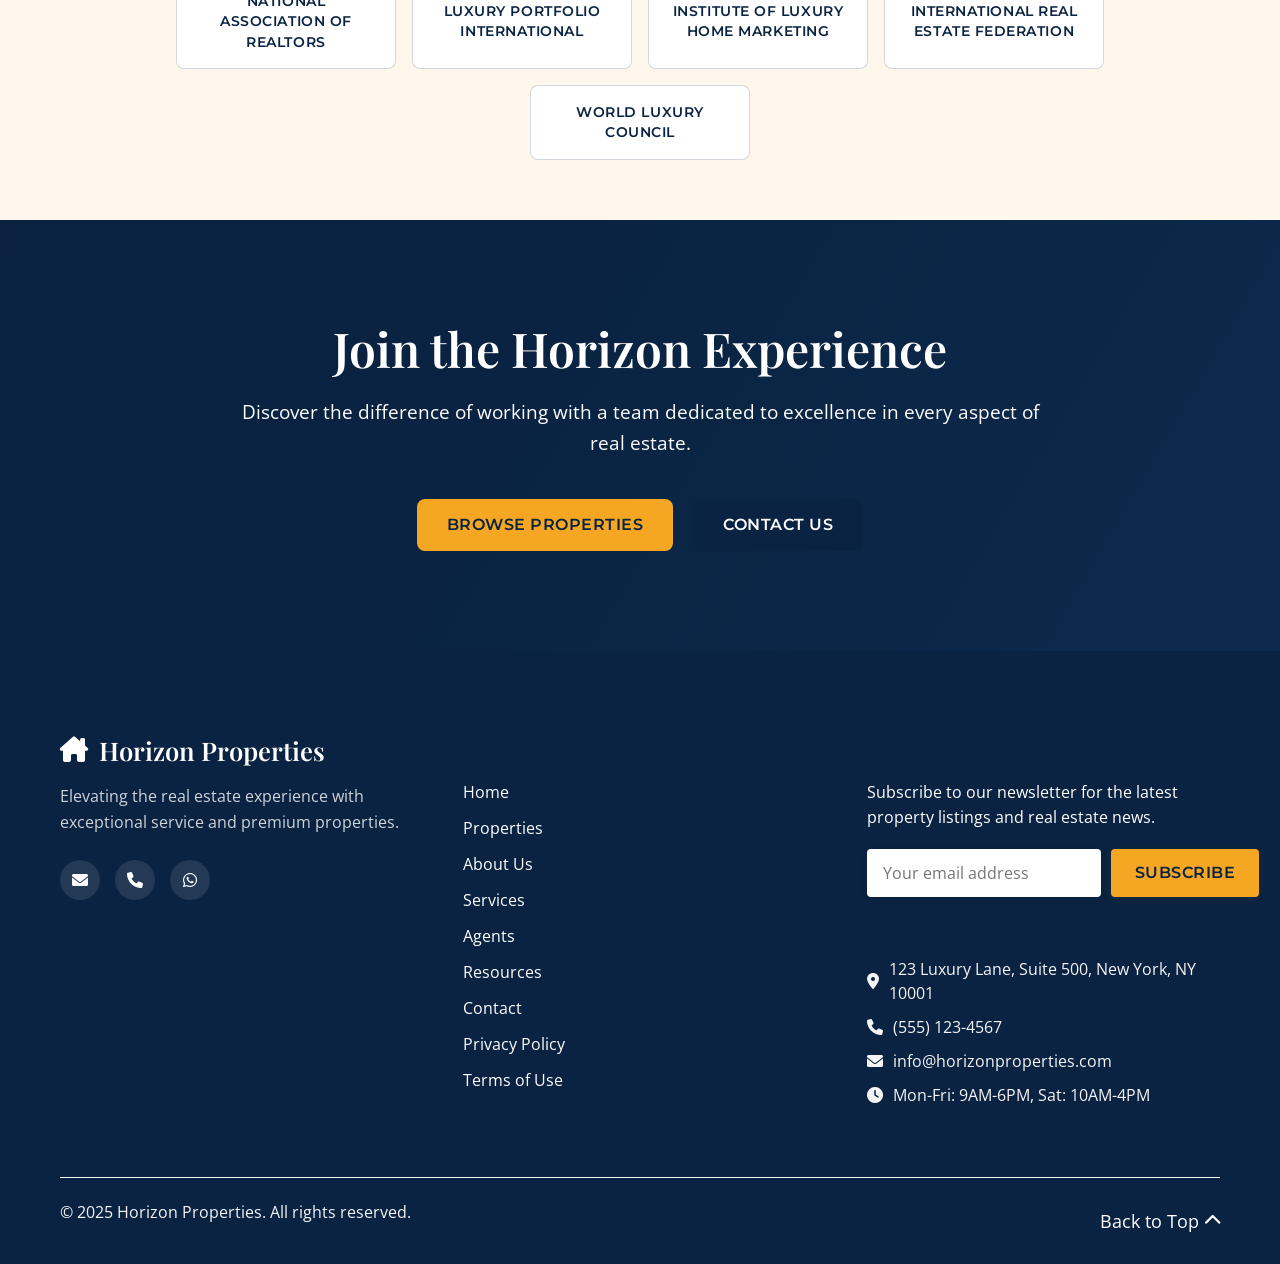
<file: about.html>
<!DOCTYPE html>
<html lang="en">
<head>
    <meta charset="UTF-8">
    <meta name="viewport" content="width=device-width, initial-scale=1.0">
    <title>About Us | Horizon Properties</title>
    <meta name="description" content="Founded in 2005, Horizon Properties specialises in luxury real estate across 15 cities. Meet the leadership team and read our story.">

    <!-- SEO -->
    <link rel="canonical" href="https://horizonprop.netlify.app/about.html">
    <meta name="theme-color" content="#0A2342">

    <meta property="og:type" content="website">
    <meta property="og:site_name" content="Horizon Properties">
    <meta property="og:title" content="About Us | Horizon Properties">
    <meta property="og:description" content="Founded in 2005, Horizon Properties specialises in luxury real estate across 15 cities. Meet the leadership team and read our story.">
    <meta property="og:url" content="https://horizonprop.netlify.app/about.html">
    <meta property="og:image" content="https://horizonprop.netlify.app/assets/images/company-founding.webp">
    <meta property="og:image:alt" content="Horizon Properties luxury real estate">
    <meta property="og:locale" content="en_US">

    <meta name="twitter:card" content="summary_large_image">
    <meta name="twitter:title" content="About Us | Horizon Properties">
    <meta name="twitter:description" content="Founded in 2005, Horizon Properties specialises in luxury real estate across 15 cities. Meet the leadership team and read our story.">
    <meta name="twitter:image" content="https://horizonprop.netlify.app/assets/images/company-founding.webp">

    <script type="application/ld+json">
    {
        "@context": "https://schema.org",
        "@type": "BreadcrumbList",
        "itemListElement": [
            {
                "@type": "ListItem",
                "position": 1,
                "name": "Home",
                "item": "https://horizonprop.netlify.app/index.html"
            },
            {
                "@type": "ListItem",
                "position": 2,
                "name": "About Us",
                "item": "https://horizonprop.netlify.app/about.html"
            }
        ]
    }
    </script>
    <!-- /SEO -->
    
    <!-- Favicon -->
    <link rel="icon" href="assets/images/favicon.svg" type="image/svg+xml">
    
    <!-- Google Fonts -->
    <link rel="preconnect" href="https://fonts.googleapis.com">
    <link rel="preconnect" href="https://cdnjs.cloudflare.com" crossorigin>
    <link rel="preconnect" href="https://fonts.gstatic.com" crossorigin>
    <link href="https://fonts.googleapis.com/css2?family=Playfair+Display:wght@400;500;600;700&family=Open+Sans:wght@300;400;600&family=Montserrat:wght@400;500;600;700&display=swap" rel="stylesheet">
    
    <!-- Font Awesome Icons -->
    <link rel="stylesheet" href="https://cdnjs.cloudflare.com/ajax/libs/font-awesome/6.0.0/css/all.min.css">
    
    <!-- Custom CSS -->
    <link rel="stylesheet" href="css/reset.css">
    <link rel="stylesheet" href="css/styles.css">
    <link rel="stylesheet" href="css/about.css">
    <link rel="stylesheet" href="css/responsive.css">
</head>
<body>
    <a class="skip-link" href="#main-content">Skip to main content</a>
    <!-- Navigation Bar -->
    <header class="navbar-container scrolled">
        <nav class="navbar">
            <div class="logo">
                <a href="index.html">
                    <i class="fa-solid fa-house-chimney" aria-hidden="true"></i>
                    <span>Horizon Properties</span>
                </a>
            </div>
            
            <ul class="nav-links">
                <li><a href="index.html">Home</a></li>
                <li><a href="properties.html">Properties</a></li>
                <li><a href="about.html" class="active">About Us</a></li>
                <li><a href="services.html">Services</a></li>
                <li><a href="agents.html">Agents</a></li>
                <li><a href="resources.html">Resources</a></li>
                <li><a href="contact.html">Contact</a></li>
            </ul>
            
            <div class="nav-cta">
                <span class="phone"><i class="fa-solid fa-phone" aria-hidden="true"></i> (555) 123-4567</span>
                <a href="contact.html" class="btn btn-primary">Book a Showing</a>
            </div>
            
            <button class="mobile-menu-toggle" type="button" aria-label="Open navigation menu" aria-expanded="false">
                <i class="fa-solid fa-bars" aria-hidden="true"></i>
            </button>
        </nav>
    </header>

    <main id="main-content" tabindex="-1">
        <!-- Page Header -->
        <section class="page-header about-header">
            <div class="container">
                <div class="page-header-content">
                    <h1>About Horizon Properties</h1>
                    <div class="breadcrumbs">
                        <a href="index.html">Home</a>
                        <span class="separator">/</span>
                        <span class="current">About Us</span>
                    </div>
                </div>
            </div>
        </section>

        <!-- Company Story Section -->
        <section class="company-story">
            <div class="container">
                <div class="story-content">
                    <div class="story-image">
                        <img src="assets/images/company-founding.webp" alt="Horizon Properties Founding" loading="eager" fetchpriority="high" decoding="async">
                    </div>
                    <div class="story-text">
                        <h2>Our Story</h2>
                        <p class="lead">A legacy of excellence in real estate since 2005.</p>
                        <p>Horizon Properties was founded by Jonathan and Elizabeth Horizon with a vision to transform the luxury real estate market by focusing on personalized service, uncompromising quality, and a deep understanding of client needs.</p>
                        <p>What began as a boutique agency with just five dedicated agents has grown into a premier real estate company with offices across the country, but our founding principles remain unchanged. We believe in building lasting relationships with our clients by providing exceptional service and unparalleled market expertise.</p>
                        <p>Today, we're proud to be recognized as industry leaders in luxury real estate, having facilitated over $5 billion in property transactions while maintaining the personalized attention and dedication that set us apart from the beginning.</p>
                    </div>
                </div>
                
                <div class="mission-values">
                    <div class="mission-box">
                        <h3>Our Mission</h3>
                        <p>To connect discerning clients with exceptional properties while providing an unparalleled real estate experience defined by integrity, expertise, and personalized service.</p>
                    </div>
                    <div class="mission-box">
                        <h3>Our Vision</h3>
                        <p>To be the most trusted and respected name in luxury real estate, setting the standard for excellence in every market we serve.</p>
                    </div>
                    <div class="mission-box">
                        <h3>Our Values</h3>
                        <ul>
                            <li><span>Integrity</span> - We conduct business with unwavering honesty and transparency.</li>
                            <li><span>Excellence</span> - We strive for perfection in every aspect of our service.</li>
                            <li><span>Innovation</span> - We embrace new technologies and approaches to better serve our clients.</li>
                            <li><span>Relationship</span> - We value long-term client relationships above short-term gains.</li>
                        </ul>
                    </div>
                </div>
            </div>
        </section>

        <!-- Company Timeline -->
        <section class="company-timeline">
            <div class="container">
                <div class="section-header">
                    <h2>Our Journey</h2>
                    <p>Key milestones in the Horizon Properties story</p>
                </div>
                
                <div class="timeline">
                    <div class="timeline-item">
                        <div class="timeline-dot"></div>
                        <div class="timeline-content">
                            <div class="timeline-year">2005</div>
                            <h3>Foundation</h3>
                            <p>Horizon Properties founded in New York City by Jonathan and Elizabeth Horizon.</p>
                        </div>
                    </div>
                    
                    <div class="timeline-item">
                        <div class="timeline-dot"></div>
                        <div class="timeline-content">
                            <div class="timeline-year">2008</div>
                            <h3>First Expansion</h3>
                            <p>Opened our second office in Los Angeles, extending our reach to the West Coast.</p>
                        </div>
                    </div>
                    
                    <div class="timeline-item">
                        <div class="timeline-dot"></div>
                        <div class="timeline-content">
                            <div class="timeline-year">2012</div>
                            <h3>$1 Billion Milestone</h3>
                            <p>Surpassed $1 billion in total property transactions.</p>
                        </div>
                    </div>
                    
                    <div class="timeline-item">
                        <div class="timeline-dot"></div>
                        <div class="timeline-content">
                            <div class="timeline-year">2015</div>
                            <h3>International Launch</h3>
                            <p>Established our first international partnership, expanding our services to Europe.</p>
                        </div>
                    </div>
                    
                    <div class="timeline-item">
                        <div class="timeline-dot"></div>
                        <div class="timeline-content">
                            <div class="timeline-year">2018</div>
                            <h3>Digital Transformation</h3>
                            <p>Launched our proprietary virtual showing platform, revolutionizing remote property viewing.</p>
                        </div>
                    </div>
                    
                    <div class="timeline-item">
                        <div class="timeline-dot"></div>
                        <div class="timeline-content">
                            <div class="timeline-year">2022</div>
                            <h3>Sustainability Initiative</h3>
                            <p>Introduced our Green Properties program focusing on sustainable and eco-friendly real estate.</p>
                        </div>
                    </div>
                    
                    <div class="timeline-item">
                        <div class="timeline-dot"></div>
                        <div class="timeline-content">
                            <div class="timeline-year">2025</div>
                            <h3>20th Anniversary</h3>
                            <p>Celebrating two decades of excellence with offices in 15 major cities worldwide.</p>
                        </div>
                    </div>
                </div>
            </div>
        </section>

        <!-- Team Section -->
        <section class="team-section">
            <div class="container">
                <div class="section-header">
                    <h2>Meet Our Leadership Team</h2>
                    <p>The exceptional people behind Horizon Properties</p>
                </div>
                
                <div class="team-intro">
                    <p>At Horizon Properties, our success is built on the dedication and expertise of our talented team. Led by industry veterans with decades of combined experience, our leadership team sets the standard for excellence that defines our company.</p>
                </div>
                
                <div class="team-grid">
                    <!-- Team Member 1 -->
                    <div class="team-member">
                        <div class="member-image">
                            <img src="assets/images/team1.webp" alt="Jonathan Horizon" loading="lazy" decoding="async">
                        </div>
                        <div class="member-details">
                            <h3>Jonathan Horizon</h3>
                            <p class="member-position">Co-Founder & CEO</p>
                            <p class="member-bio">With over 25 years of experience in luxury real estate, Jonathan leads our strategic vision and growth initiatives. His deep market knowledge and innovative approach have been instrumental in establishing Horizon Properties as an industry leader.</p>
                            <div class="member-contact">
                                <a href="mailto:jonathan@horizonproperties.com" aria-label="Email Jonathan Horizon" title="Email Jonathan Horizon"><i class="fa-solid fa-envelope" aria-hidden="true"></i></a>
                            </div>
                        </div>
                    </div>
                    
                    <!-- Team Member 2 -->
                    <div class="team-member">
                        <div class="member-image">
                            <img src="assets/images/team2.webp" alt="Elizabeth Horizon" loading="lazy" decoding="async">
                        </div>
                        <div class="member-details">
                            <h3>Elizabeth Horizon</h3>
                            <p class="member-position">Co-Founder & Chief Operations Officer</p>
                            <p class="member-bio">Elizabeth oversees all operational aspects of Horizon Properties, ensuring excellence in every client interaction. Her background in luxury hospitality brings a unique perspective to our client service approach.</p>
                            <div class="member-contact">
                                <a href="mailto:elizabeth@horizonproperties.com" aria-label="Email Elizabeth Horizon" title="Email Elizabeth Horizon"><i class="fa-solid fa-envelope" aria-hidden="true"></i></a>
                            </div>
                        </div>
                    </div>
                    
                    <!-- Team Member 3 -->
                    <div class="team-member">
                        <div class="member-image">
                            <img src="assets/images/team3.webp" alt="Michael Chen" loading="lazy" decoding="async">
                        </div>
                        <div class="member-details">
                            <h3>Michael Chen</h3>
                            <p class="member-position">Chief Financial Officer</p>
                            <p class="member-bio">Michael brings his extensive background in finance to lead our financial strategy and investment planning services. His analytical expertise and global market understanding provide invaluable insights to our clients and team.</p>
                            <div class="member-contact">
                                <a href="mailto:michael@horizonproperties.com" aria-label="Email Michael Chen" title="Email Michael Chen"><i class="fa-solid fa-envelope" aria-hidden="true"></i></a>
                            </div>
                        </div>
                    </div>
                    
                    <!-- Team Member 4 -->
                    <div class="team-member">
                        <div class="member-image">
                            <img src="assets/images/team4.webp" alt="Sophia Rodriguez" loading="lazy" decoding="async">
                        </div>
                        <div class="member-details">
                            <h3>Sophia Rodriguez</h3>
                            <p class="member-position">Director of Marketing</p>
                            <p class="member-bio">Sophia leads our innovative marketing strategies, combining traditional luxury marketing with cutting-edge digital approaches. Her creative vision ensures our properties receive unparalleled exposure in the marketplace.</p>
                            <div class="member-contact">
                                <a href="mailto:sophia@horizonproperties.com" aria-label="Email Sophia Rodriguez" title="Email Sophia Rodriguez"><i class="fa-solid fa-envelope" aria-hidden="true"></i></a>
                            </div>
                        </div>
                    </div>
                </div>
                
                <div class="team-cta">
                    <a href="agents.html" class="btn btn-primary">View All Team Members</a>
                </div>
            </div>
        </section>

        <!-- Office Locations -->
        <section class="office-locations">
            <div class="container">
                <div class="section-header">
                    <h2>Our Office Locations</h2>
                    <p>Serving clients with a global perspective and local expertise</p>
                </div>

                <div class="locations-grid">
                    <div class="location-card" id="new-york">
                        <h3>New York</h3>
                        <p class="location-address">123 Luxury Lane, Suite 500<br>New York, NY 10001</p>
                        <p class="location-contact">
                            <span><i class="fa-solid fa-phone" aria-hidden="true"></i> (212) 555-1234</span>
                            <span><i class="fa-solid fa-envelope" aria-hidden="true"></i> newyork@horizonproperties.com</span>
                        </p>
                        <p class="location-hours">
                            <i class="fa-solid fa-clock" aria-hidden="true"></i> Mon-Fri: 9AM-6PM, Sat: 10AM-4PM
                        </p>
                    </div>
                    
                    <div class="location-card" id="los-angeles">
                        <h3>Los Angeles</h3>
                        <p class="location-address">456 Sunset Boulevard, Suite 300<br>Los Angeles, CA 90069</p>
                        <p class="location-contact">
                            <span><i class="fa-solid fa-phone" aria-hidden="true"></i> (310) 555-5678</span>
                            <span><i class="fa-solid fa-envelope" aria-hidden="true"></i> losangeles@horizonproperties.com</span>
                        </p>
                        <p class="location-hours">
                            <i class="fa-solid fa-clock" aria-hidden="true"></i> Mon-Fri: 9AM-6PM, Sat: 10AM-4PM
                        </p>
                    </div>
                    
                    <div class="location-card" id="miami">
                        <h3>Miami</h3>
                        <p class="location-address">789 Ocean Drive, Suite 200<br>Miami, FL 33139</p>
                        <p class="location-contact">
                            <span><i class="fa-solid fa-phone" aria-hidden="true"></i> (305) 555-9012</span>
                            <span><i class="fa-solid fa-envelope" aria-hidden="true"></i> miami@horizonproperties.com</span>
                        </p>
                        <p class="location-hours">
                            <i class="fa-solid fa-clock" aria-hidden="true"></i> Mon-Fri: 9AM-6PM, Sat: 10AM-4PM
                        </p>
                    </div>
                    
                    <div class="location-card" id="chicago">
                        <h3>Chicago</h3>
                        <p class="location-address">321 Michigan Avenue, Suite 800<br>Chicago, IL 60611</p>
                        <p class="location-contact">
                            <span><i class="fa-solid fa-phone" aria-hidden="true"></i> (312) 555-3456</span>
                            <span><i class="fa-solid fa-envelope" aria-hidden="true"></i> chicago@horizonproperties.com</span>
                        </p>
                        <p class="location-hours">
                            <i class="fa-solid fa-clock" aria-hidden="true"></i> Mon-Fri: 9AM-6PM, Sat: 10AM-4PM
                        </p>
                    </div>
                    
                    <div class="location-card" id="london">
                        <h3>London</h3>
                        <p class="location-address">10 Regent Street<br>London, SW1Y 4LR, UK</p>
                        <p class="location-contact">
                            <span><i class="fa-solid fa-phone" aria-hidden="true"></i> +44 20 7946 0789</span>
                            <span><i class="fa-solid fa-envelope" aria-hidden="true"></i> london@horizonproperties.com</span>
                        </p>
                        <p class="location-hours">
                            <i class="fa-solid fa-clock" aria-hidden="true"></i> Mon-Fri: 9AM-6PM, Sat: 10AM-4PM
                        </p>
                    </div>
                </div>
            </div>
        </section>

        <!-- Awards & Recognition -->
        <section class="awards-section">
            <div class="container">
                <div class="section-header">
                    <h2>Awards & Recognition</h2>
                    <p>Industry acknowledgment of our commitment to excellence</p>
                </div>
                
                <div class="awards-grid">
                    <div class="award-item">
                        <div class="award-medal"><i class="fa-solid fa-trophy" aria-hidden="true"></i></div>
                        <h3>Best Luxury Real Estate Agency</h3>
                        <p>International Property Awards, 2023</p>
                    </div>

                    <div class="award-item">
                        <div class="award-medal"><i class="fa-solid fa-laptop" aria-hidden="true"></i></div>
                        <h3>Top 10 Real Estate Websites</h3>
                        <p>Real Estate Digital Excellence Awards, 2022</p>
                    </div>

                    <div class="award-item">
                        <div class="award-medal"><i class="fa-solid fa-star" aria-hidden="true"></i></div>
                        <h3>Exceptional Client Service</h3>
                        <p>Luxury Lifestyle Awards, 2023</p>
                    </div>

                    <div class="award-item">
                        <div class="award-medal"><i class="fa-solid fa-leaf" aria-hidden="true"></i></div>
                        <h3>Sustainable Real Estate Leadership</h3>
                        <p>Green Building Council, 2022</p>
                    </div>
                </div>

                <div class="associations">
                    <h3>Our Professional Affiliations</h3>
                    <ul class="associations-grid">
                        <li class="association-badge">National Association of Realtors</li>
                        <li class="association-badge">Luxury Portfolio International</li>
                        <li class="association-badge">Institute of Luxury Home Marketing</li>
                        <li class="association-badge">International Real Estate Federation</li>
                        <li class="association-badge">World Luxury Council</li>
                    </ul>
                </div>
            </div>
        </section>

        <!-- Call to Action Section -->
        <section class="cta-section">
            <div class="cta-overlay"></div>
            <div class="container">
                <div class="cta-content">
                    <h2>Join the Horizon Experience</h2>
                    <p>Discover the difference of working with a team dedicated to excellence in every aspect of real estate.</p>
                    <div class="cta-buttons">
                        <a href="properties.html" class="btn btn-primary">Browse Properties</a>
                        <a href="contact.html" class="btn btn-secondary">Contact Us</a>
                    </div>
                </div>
            </div>
        </section>
    </main>

    <!-- Footer -->
    <footer class="footer">
        <div class="container">
            <div class="footer-content">
                <div class="footer-column">
                    <div class="footer-logo">
                        <i class="fa-solid fa-house-chimney" aria-hidden="true"></i>
                        <span>Horizon Properties</span>
                    </div>
                    <p class="footer-tagline">Elevating the real estate experience with exceptional service and premium properties.</p>
                    <!-- No public social accounts yet. When they exist, swap these for
                             <a href="https://..." target="_blank" rel="noopener"> links. -->
                        <div class="social-icons">
                            <a href="mailto:info@horizonproperties.com" aria-label="Email Horizon Properties" title="Email us"><i class="fa-solid fa-envelope" aria-hidden="true"></i></a>
                            <a href="tel:+15551234567" aria-label="Call Horizon Properties" title="Call us"><i class="fa-solid fa-phone" aria-hidden="true"></i></a>
                            <a href="https://wa.me/15551234567" target="_blank" rel="noopener" aria-label="Message Horizon Properties on WhatsApp" title="WhatsApp"><i class="fa-brands fa-whatsapp" aria-hidden="true"></i></a>
                        </div>
                </div>
                
                <div class="footer-column">
                    <h3>Quick Links</h3>
                    <ul class="footer-links">
                        <li><a href="index.html">Home</a></li>
                        <li><a href="properties.html">Properties</a></li>
                        <li><a href="about.html">About Us</a></li>
                        <li><a href="services.html">Services</a></li>
                        <li><a href="agents.html">Agents</a></li>
                        <li><a href="resources.html">Resources</a></li>
                        <li><a href="contact.html">Contact</a></li>
                        <li><a href="privacy.html">Privacy Policy</a></li>
                        <li><a href="terms.html">Terms of Use</a></li>
                    </ul>
                </div>
                
                <div class="footer-column">
                    <h3>Newsletter</h3>
                    <p>Subscribe to our newsletter for the latest property listings and real estate news.</p>
                    <form class="newsletter-form" name="newsletter" method="POST" data-netlify="true" netlify-honeypot="newsletter-bot">
                        <input type="hidden" name="form-name" value="newsletter">
                        <p class="hidden-field"><label>Skip this field:<input name="newsletter-bot" tabindex="-1" autocomplete="off" aria-hidden="true" aria-label="Spam protection"></label></p>
                        <label class="visually-hidden" for="newsletter-email">Email address</label>
                        <input type="email" id="newsletter-email" name="email" placeholder="Your email address" required>
                        <button type="submit" class="btn btn-primary">Subscribe</button>
                    </form>
                    
                    <h3>Contact Us</h3>
                    <ul class="contact-info">
                        <li><i class="fa-solid fa-location-dot" aria-hidden="true"></i> 123 Luxury Lane, Suite 500, New York, NY 10001</li>
                        <li><i class="fa-solid fa-phone" aria-hidden="true"></i> (555) 123-4567</li>
                        <li><i class="fa-solid fa-envelope" aria-hidden="true"></i> info@horizonproperties.com</li>
                        <li><i class="fa-solid fa-clock" aria-hidden="true"></i> Mon-Fri: 9AM-6PM, Sat: 10AM-4PM</li>
                    </ul>
                </div>
            </div>
            
            <div class="footer-bottom">
                <p>&copy; 2025 Horizon Properties. All rights reserved.</p>
                <a href="#" class="back-to-top">Back to Top <i class="fa-solid fa-chevron-up" aria-hidden="true"></i></a>
            </div>
        </div>
    </footer>

    <!-- Dark Mode Toggle -->
    <div class="dark-mode-toggle">
        <i class="fa-solid fa-moon" aria-hidden="true"></i>
    </div>

    <!-- Scripts -->
    <script src="js/main.js"></script>
</body>
</html>
</file>
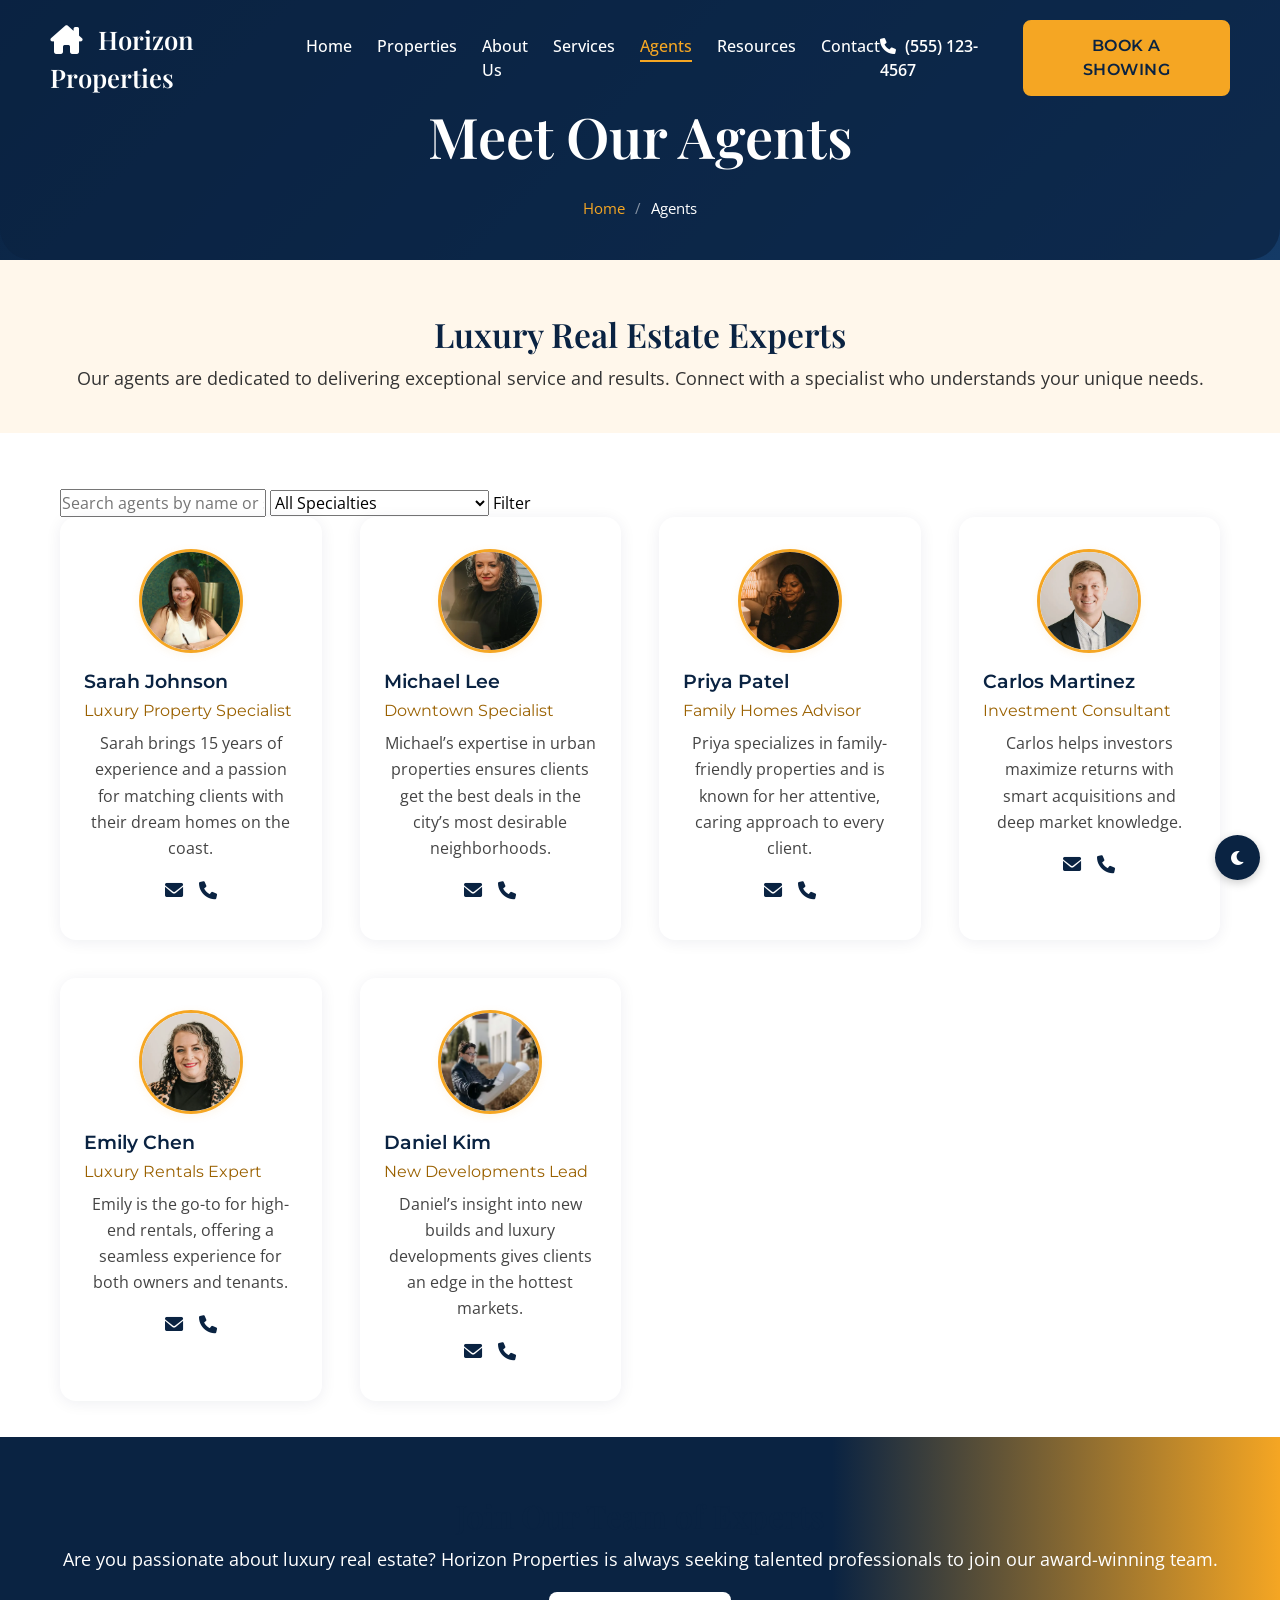
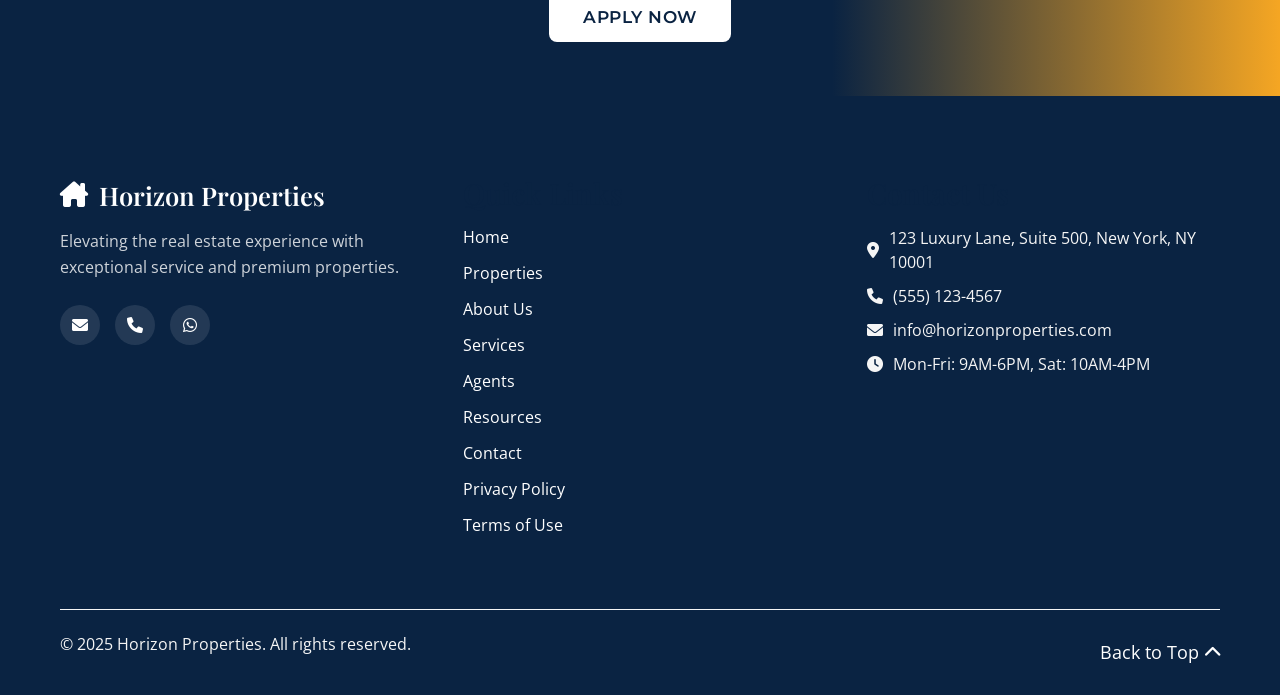
<file: agents.html>
<!DOCTYPE html>
<html lang="en">
<head>
    <meta charset="UTF-8">
    <meta name="viewport" content="width=device-width, initial-scale=1.0">
    <title>Meet Our Agents | Horizon Properties</title>
    <meta name="description" content="Connect with a Horizon Properties specialist. Search our agents by name or speciality, from luxury sales to investment and new developments.">

    <!-- SEO -->
    <link rel="canonical" href="https://horizonprop.netlify.app/agents.html">
    <meta name="theme-color" content="#0A2342">

    <meta property="og:type" content="website">
    <meta property="og:site_name" content="Horizon Properties">
    <meta property="og:title" content="Meet Our Agents | Horizon Properties">
    <meta property="og:description" content="Connect with a Horizon Properties specialist. Search our agents by name or speciality, from luxury sales to investment and new developments.">
    <meta property="og:url" content="https://horizonprop.netlify.app/agents.html">
    <meta property="og:image" content="https://horizonprop.netlify.app/assets/images/agent1.webp">
    <meta property="og:image:alt" content="Horizon Properties luxury real estate">
    <meta property="og:locale" content="en_US">

    <meta name="twitter:card" content="summary_large_image">
    <meta name="twitter:title" content="Meet Our Agents | Horizon Properties">
    <meta name="twitter:description" content="Connect with a Horizon Properties specialist. Search our agents by name or speciality, from luxury sales to investment and new developments.">
    <meta name="twitter:image" content="https://horizonprop.netlify.app/assets/images/agent1.webp">

    <script type="application/ld+json">
    {
        "@context": "https://schema.org",
        "@type": "BreadcrumbList",
        "itemListElement": [
            {
                "@type": "ListItem",
                "position": 1,
                "name": "Home",
                "item": "https://horizonprop.netlify.app/index.html"
            },
            {
                "@type": "ListItem",
                "position": 2,
                "name": "Agents",
                "item": "https://horizonprop.netlify.app/agents.html"
            }
        ]
    }
    </script>
    <!-- /SEO -->
    <link rel="icon" href="assets/images/favicon.svg" type="image/svg+xml">
    <link rel="preconnect" href="https://fonts.googleapis.com">
    <link rel="preconnect" href="https://cdnjs.cloudflare.com" crossorigin>
    <link rel="preconnect" href="https://fonts.gstatic.com" crossorigin>
    <link href="https://fonts.googleapis.com/css2?family=Playfair+Display:wght@400;500;600;700&family=Open+Sans:wght@300;400;600&family=Montserrat:wght@400;500;600;700&display=swap" rel="stylesheet">
    <link rel="stylesheet" href="https://cdnjs.cloudflare.com/ajax/libs/font-awesome/6.0.0/css/all.min.css">
    <link rel="stylesheet" href="css/reset.css">
    <link rel="stylesheet" href="css/styles.css">
    <link rel="stylesheet" href="css/agents.css">
    <link rel="stylesheet" href="css/responsive.css">
</head>
<body>
    <a class="skip-link" href="#main-content">Skip to main content</a>
    <!-- Navigation Bar -->
    <header class="navbar-container">
        <nav class="navbar">
            <div class="logo">
                <a href="index.html">
                    <i class="fa-solid fa-house-chimney" aria-hidden="true"></i>
                    <span>Horizon Properties</span>
                </a>
            </div>
            <ul class="nav-links">
                <li><a href="index.html">Home</a></li>
                <li><a href="properties.html">Properties</a></li>
                <li><a href="about.html">About Us</a></li>
                <li><a href="services.html">Services</a></li>
                <li><a href="agents.html" class="active">Agents</a></li>
                <li><a href="resources.html">Resources</a></li>
                <li><a href="contact.html">Contact</a></li>
            </ul>
            <div class="nav-cta">
                <span class="phone"><i class="fa-solid fa-phone" aria-hidden="true"></i> (555) 123-4567</span>
                <a href="contact.html" class="btn btn-primary">Book a Showing</a>
            </div>
            <button class="mobile-menu-toggle" type="button" aria-label="Open navigation menu" aria-expanded="false">
                <i class="fa-solid fa-bars" aria-hidden="true"></i>
            </button>
        </nav>
    </header>

    <main id="main-content" tabindex="-1">
        <section class="page-header agents-header">
            <div class="container">
                <div class="page-header-content">
                    <h1>Meet Our Agents</h1>
                    <div class="breadcrumbs">
                        <a href="index.html">Home</a>
                        <span class="separator">/</span>
                        <span class="current">Agents</span>
                    </div>
                </div>
            </div>
        </section>

        <section class="agents-intro">
            <div class="container">
                <h2>Luxury Real Estate Experts</h2>
                <p>Our agents are dedicated to delivering exceptional service and results. Connect with a specialist who understands your unique needs.</p>
            </div>
        </section>

        <section class="agents-grid-section">
            <div class="container">
                <form class="agents-filter-bar" id="agentsFilterBar" role="search" aria-label="Filter agents">
                    <input type="text" id="agentSearchInput" placeholder="Search agents by name or specialty..." aria-label="Search agents">
                    <select id="agentSpecialtySelect" aria-label="Filter by specialty">
                        <option value="">All Specialties</option>
                        <option value="Luxury Property Specialist">Luxury Property Specialist</option>
                        <option value="Downtown Specialist">Downtown Specialist</option>
                        <option value="Family Homes Advisor">Family Homes Advisor</option>
                        <option value="Investment Consultant">Investment Consultant</option>
                        <option value="Luxury Rentals Expert">Luxury Rentals Expert</option>
                        <option value="New Developments Lead">New Developments Lead</option>
                    </select>
                    <button type="submit" id="agentSearchBtn" aria-label="Apply filter">Filter</button>
                </form>
                <div class="agents-grid">
                    <!-- Agent 1 -->
                    <div class="agent-card" tabindex="0" role="button" aria-label="View agent details" data-agent-id="1">
                        <div class="agent-photo">
                            <img src="assets/images/agent1.webp" alt="Sarah Johnson" loading="eager" fetchpriority="high" decoding="async">
                        </div>
                        <div class="agent-info">
                            <h3>Sarah Johnson</h3>
                            <span class="agent-title">Luxury Property Specialist</span>
                            <p class="agent-bio">Sarah brings 15 years of experience and a passion for matching clients with their dream homes on the coast.</p>
                            <div class="agent-contact">
                                <a href="mailto:sarah@horizonproperties.com" aria-label="Email Sarah"><i class="fa-solid fa-envelope" aria-hidden="true"></i></a>
                                <a href="tel:5551234567" aria-label="Call Sarah"><i class="fa-solid fa-phone" aria-hidden="true"></i></a>
                            </div>
                        </div>
                    </div>
                    <!-- Agent 2 -->
                    <div class="agent-card" tabindex="0" role="button" aria-label="View agent details" data-agent-id="2">
                        <div class="agent-photo">
                            <img src="assets/images/agent3.webp" alt="Michael Lee" loading="lazy" decoding="async">
                        </div>
                        <div class="agent-info">
                            <h3>Michael Lee</h3>
                            <span class="agent-title">Downtown Specialist</span>
                            <p class="agent-bio">Michael’s expertise in urban properties ensures clients get the best deals in the city’s most desirable neighborhoods.</p>
                            <div class="agent-contact">
                                <a href="mailto:michael@horizonproperties.com" aria-label="Email Michael"><i class="fa-solid fa-envelope" aria-hidden="true"></i></a>
                                <a href="tel:5559876543" aria-label="Call Michael"><i class="fa-solid fa-phone" aria-hidden="true"></i></a>
                            </div>
                        </div>
                    </div>
                    <!-- Agent 3 -->
                    <div class="agent-card" tabindex="0" role="button" aria-label="View agent details" data-agent-id="3">
                        <div class="agent-photo">
                            <img src="assets/images/agent7.webp" alt="Priya Patel" loading="lazy" decoding="async">
                        </div>
                        <div class="agent-info">
                            <h3>Priya Patel</h3>
                            <span class="agent-title">Family Homes Advisor</span>
                            <p class="agent-bio">Priya specializes in family-friendly properties and is known for her attentive, caring approach to every client.</p>
                            <div class="agent-contact">
                                <a href="mailto:priya@horizonproperties.com" aria-label="Email Priya"><i class="fa-solid fa-envelope" aria-hidden="true"></i></a>
                                <a href="tel:5552468101" aria-label="Call Priya"><i class="fa-solid fa-phone" aria-hidden="true"></i></a>
                            </div>
                        </div>
                    </div>
                    <!-- Agent 4 -->
                    <div class="agent-card" tabindex="0" role="button" aria-label="View agent details" data-agent-id="4">
                        <div class="agent-photo">
                            <img src="assets/images/agent2.webp" alt="Carlos Martinez" loading="lazy" decoding="async">
                        </div>
                        <div class="agent-info">
                            <h3>Carlos Martinez</h3>
                            <span class="agent-title">Investment Consultant</span>
                            <p class="agent-bio">Carlos helps investors maximize returns with smart acquisitions and deep market knowledge.</p>
                            <div class="agent-contact">
                                <a href="mailto:carlos@horizonproperties.com" aria-label="Email Carlos"><i class="fa-solid fa-envelope" aria-hidden="true"></i></a>
                                <a href="tel:5551357913" aria-label="Call Carlos"><i class="fa-solid fa-phone" aria-hidden="true"></i></a>
                            </div>
                        </div>
                    </div>
                    <!-- Agent 5 -->
                    <div class="agent-card" tabindex="0" role="button" aria-label="View agent details" data-agent-id="5">
                        <div class="agent-photo">
                            <img src="assets/images/agent5.webp" alt="Emily Chen" loading="lazy" decoding="async">
                        </div>
                        <div class="agent-info">
                            <h3>Emily Chen</h3>
                            <span class="agent-title">Luxury Rentals Expert</span>
                            <p class="agent-bio">Emily is the go-to for high-end rentals, offering a seamless experience for both owners and tenants.</p>
                            <div class="agent-contact">
                                <a href="mailto:emily@horizonproperties.com" aria-label="Email Emily"><i class="fa-solid fa-envelope" aria-hidden="true"></i></a>
                                <a href="tel:5558642098" aria-label="Call Emily"><i class="fa-solid fa-phone" aria-hidden="true"></i></a>
                            </div>
                        </div>
                    </div>
                    <!-- Agent 6 -->
                    <div class="agent-card" tabindex="0" role="button" aria-label="View agent details" data-agent-id="6">
                        <div class="agent-photo">
                            <img src="assets/images/agent6.webp" alt="Daniel Kim" loading="lazy" decoding="async">
                        </div>
                        <div class="agent-info">
                            <h3>Daniel Kim</h3>
                            <span class="agent-title">New Developments Lead</span>
                            <p class="agent-bio">Daniel’s insight into new builds and luxury developments gives clients an edge in the hottest markets.</p>
                            <div class="agent-contact">
                                <a href="mailto:daniel@horizonproperties.com" aria-label="Email Daniel"><i class="fa-solid fa-envelope" aria-hidden="true"></i></a>
                                <a href="tel:5553216549" aria-label="Call Daniel"><i class="fa-solid fa-phone" aria-hidden="true"></i></a>
                            </div>
                        </div>
                    </div>
                </div>
            </div>
        </section>

        <section class="join-cta-section">
            <div class="container">
                <div class="join-cta-content">
                    <h2>Join Our Team of Experts</h2>
                    <p>Are you passionate about luxury real estate? Horizon Properties is always seeking talented professionals to join our award-winning team.</p>
                    <a href="contact.html" class="btn btn-primary">Apply Now</a>
                </div>
            </div>
        </section>
    <!-- Agent Detail Modal -->
<div class="agent-modal" id="agentModal" aria-modal="true" role="dialog" tabindex="-1">
    <div class="agent-modal-content" id="agentModalContent">
        <button class="agent-modal-close" id="agentModalClose" aria-label="Close agent details">&times;</button>
        <!-- Dynamic agent details will be injected here by JS -->
    </div>
</div>
</main>

    <!-- Footer -->
    <footer class="footer">
        <div class="container">
            <div class="footer-content">
                <div class="footer-column">
                    <div class="footer-logo">
                        <i class="fa-solid fa-house-chimney" aria-hidden="true"></i>
                        <span>Horizon Properties</span>
                    </div>
                    <p class="footer-tagline">Elevating the real estate experience with exceptional service and premium properties.</p>
                    <!-- No public social accounts yet. When they exist, swap these for
                             <a href="https://..." target="_blank" rel="noopener"> links. -->
                        <div class="social-icons">
                            <a href="mailto:info@horizonproperties.com" aria-label="Email Horizon Properties" title="Email us"><i class="fa-solid fa-envelope" aria-hidden="true"></i></a>
                            <a href="tel:+15551234567" aria-label="Call Horizon Properties" title="Call us"><i class="fa-solid fa-phone" aria-hidden="true"></i></a>
                            <a href="https://wa.me/15551234567" target="_blank" rel="noopener" aria-label="Message Horizon Properties on WhatsApp" title="WhatsApp"><i class="fa-brands fa-whatsapp" aria-hidden="true"></i></a>
                        </div>
                </div>
                <div class="footer-column">
                    <h3>Quick Links</h3>
                    <ul class="footer-links">
                        <li><a href="index.html">Home</a></li>
                        <li><a href="properties.html">Properties</a></li>
                        <li><a href="about.html">About Us</a></li>
                        <li><a href="services.html">Services</a></li>
                        <li><a href="agents.html">Agents</a></li>
                        <li><a href="resources.html">Resources</a></li>
                        <li><a href="contact.html">Contact</a></li>
                        <li><a href="privacy.html">Privacy Policy</a></li>
                        <li><a href="terms.html">Terms of Use</a></li>
                    </ul>
                </div>
                <div class="footer-column">
                    <h3>Contact Us</h3>
                    <ul class="contact-info">
                        <li><i class="fa-solid fa-location-dot" aria-hidden="true"></i> 123 Luxury Lane, Suite 500, New York, NY 10001</li>
                        <li><i class="fa-solid fa-phone" aria-hidden="true"></i> (555) 123-4567</li>
                        <li><i class="fa-solid fa-envelope" aria-hidden="true"></i> info@horizonproperties.com</li>
                        <li><i class="fa-solid fa-clock" aria-hidden="true"></i> Mon-Fri: 9AM-6PM, Sat: 10AM-4PM</li>
                    </ul>
                </div>
            </div>
            <div class="footer-bottom">
                <p>&copy; 2025 Horizon Properties. All rights reserved.</p>
                <a href="#" class="back-to-top">Back to Top <i class="fa-solid fa-chevron-up" aria-hidden="true"></i></a>
            </div>
        </div>
    </footer>
    <div class="dark-mode-toggle">
        <i class="fa-solid fa-moon" aria-hidden="true"></i>
    </div>
    <script src="js/main.js"></script>
</body>
</html>
</file>
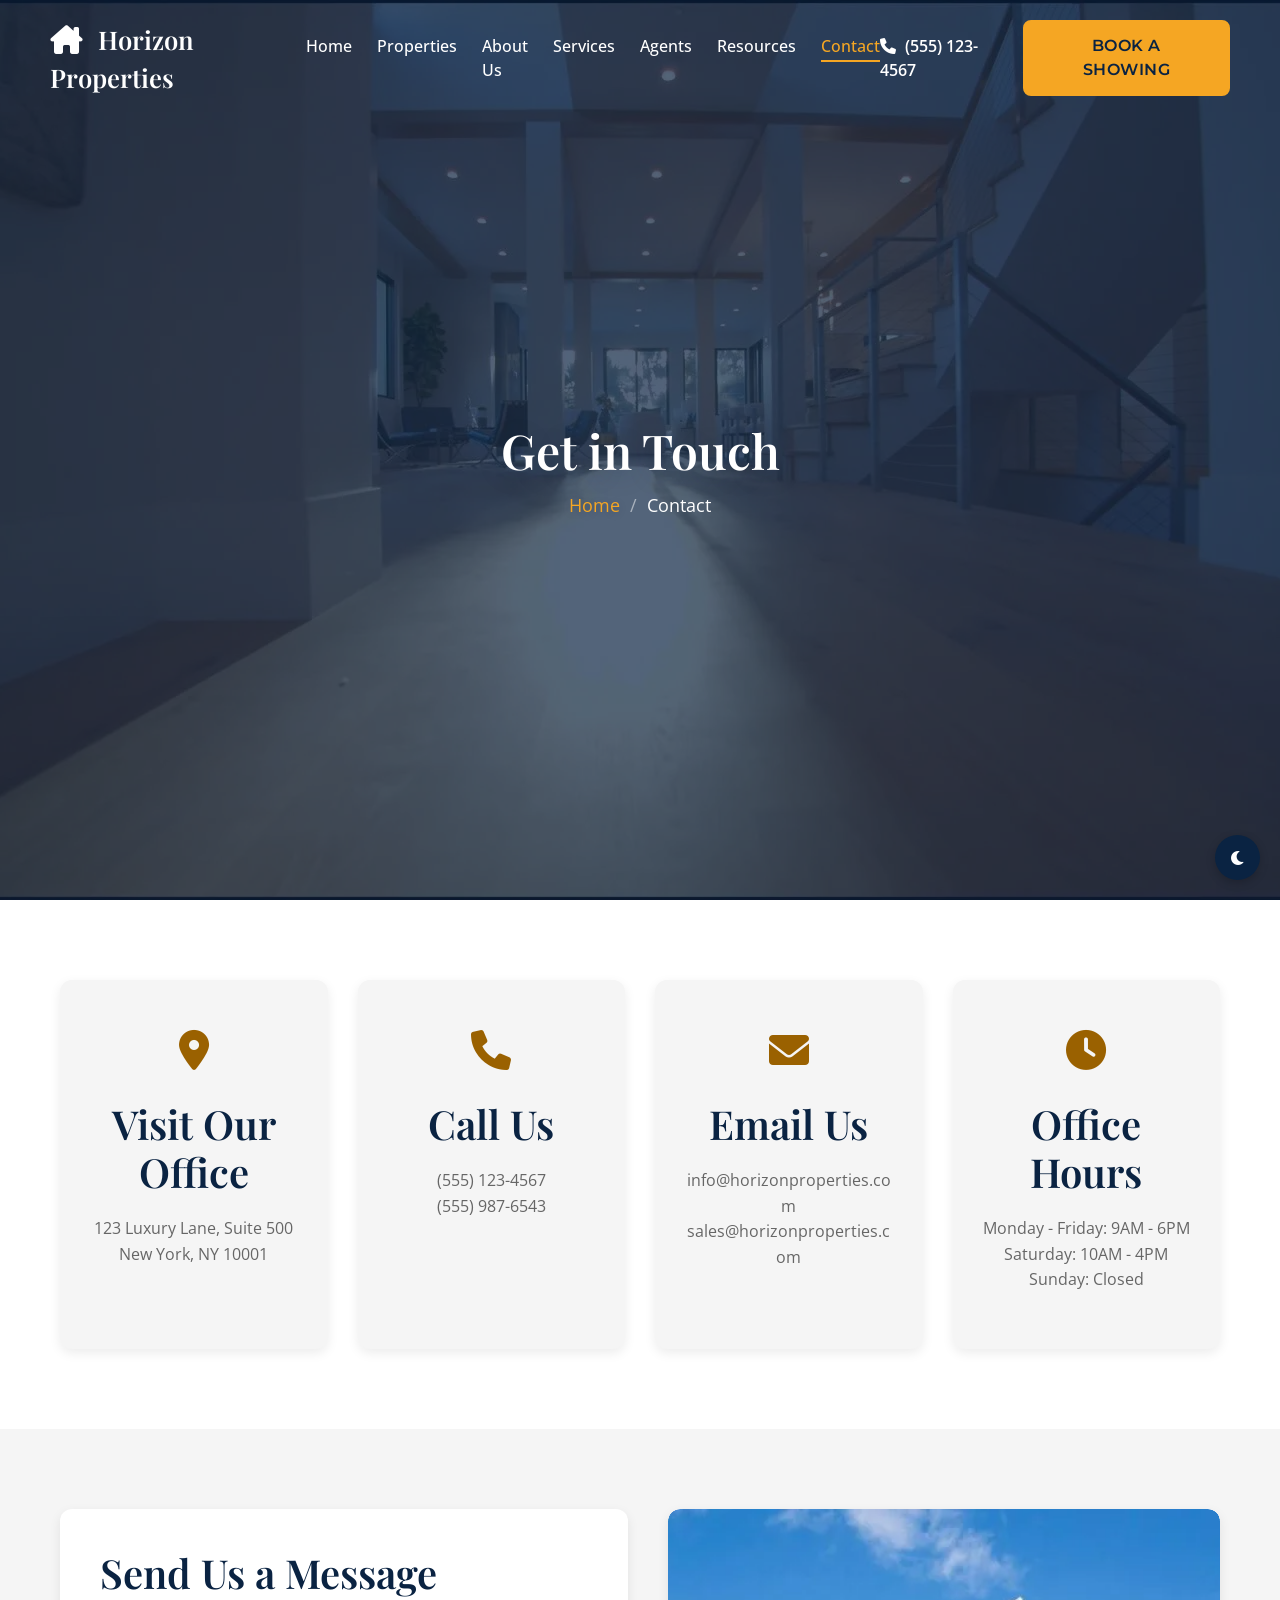
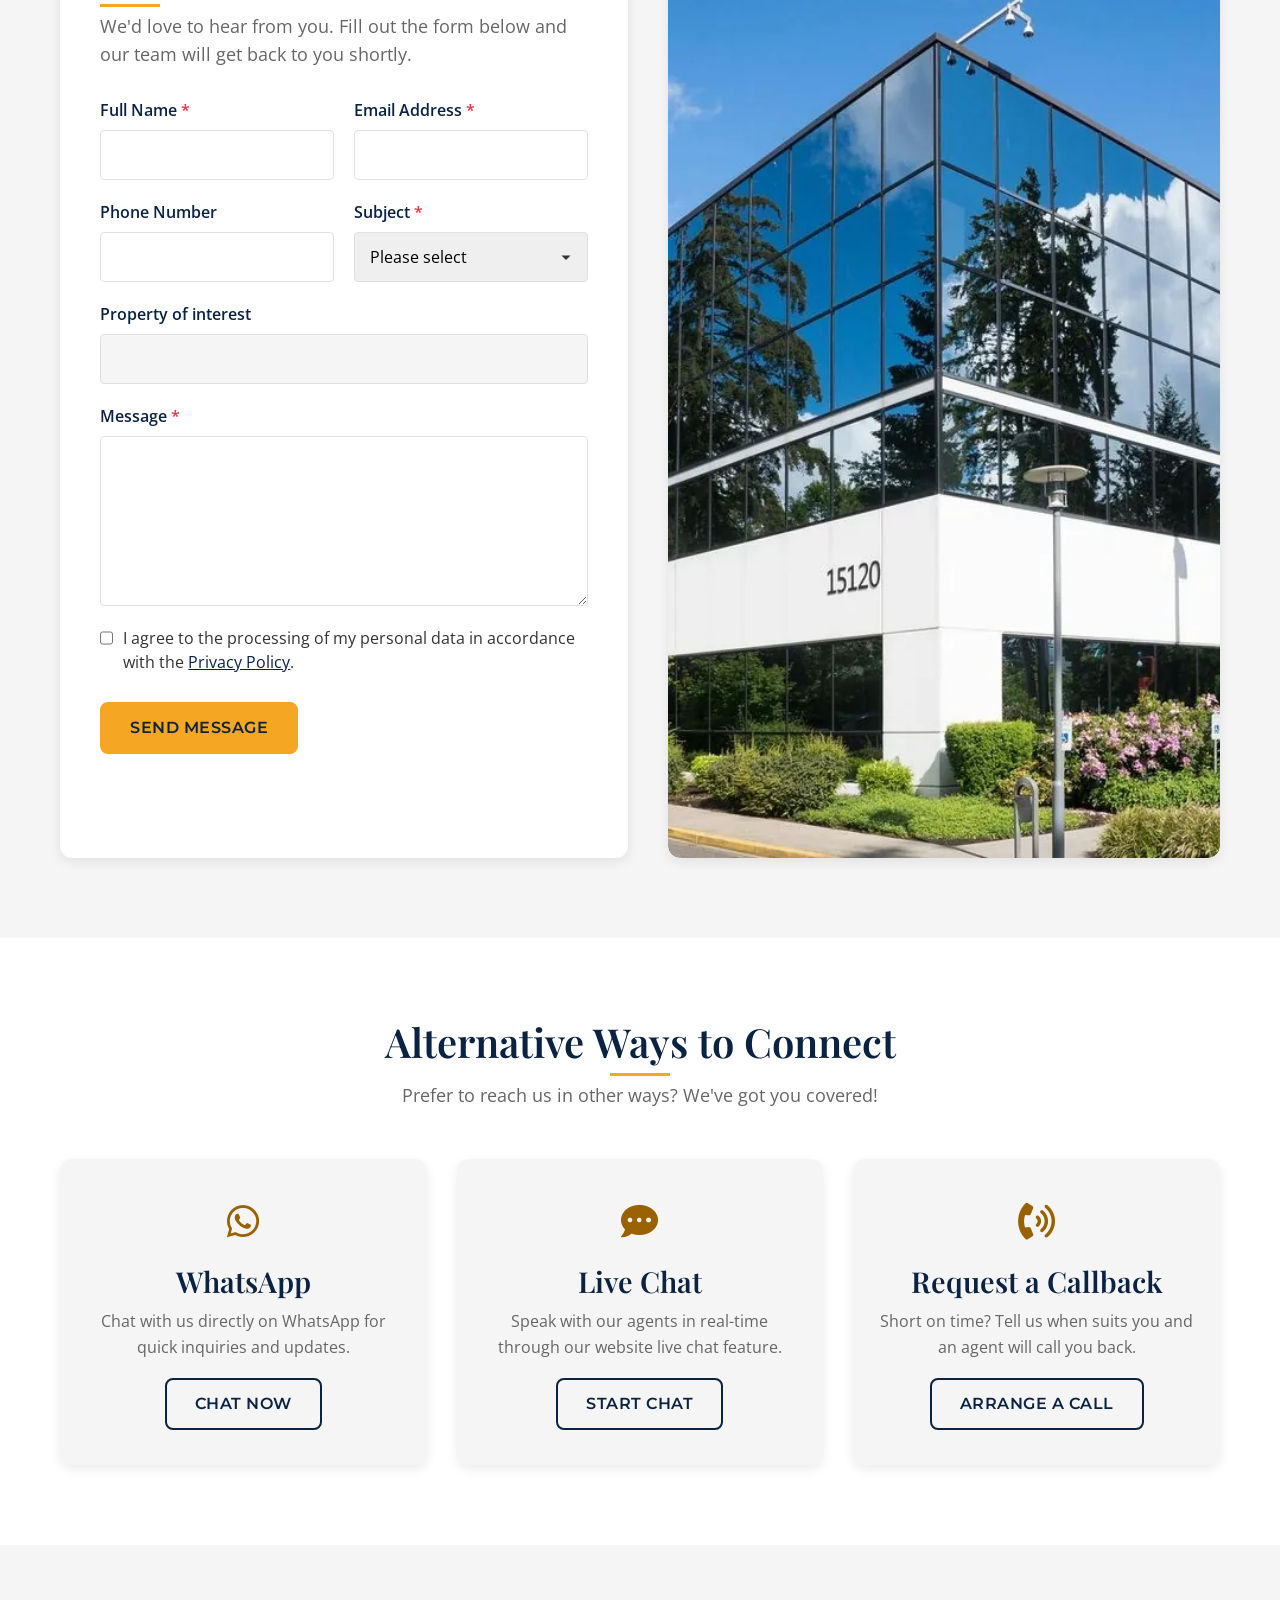
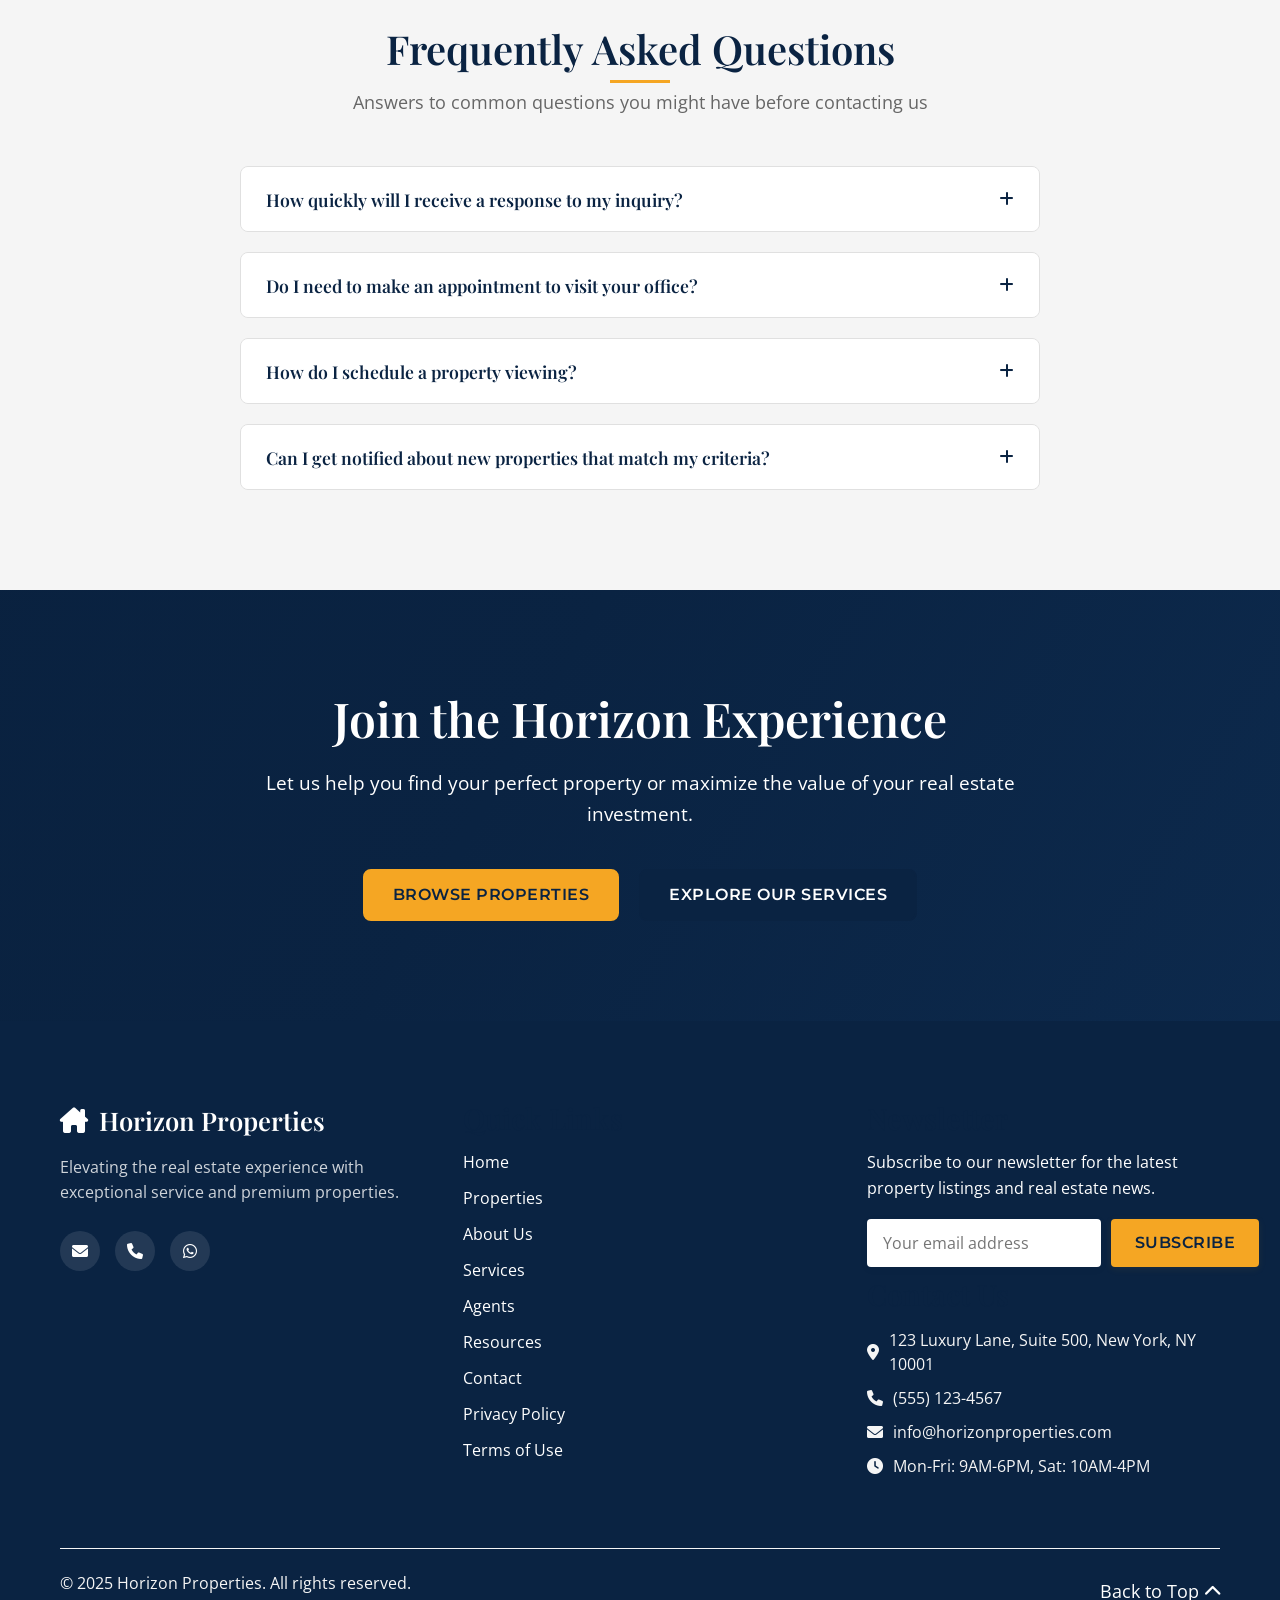
<file: contact.html>
<!DOCTYPE html>
<html lang="en">
<head>
    <meta charset="UTF-8">
    <meta name="viewport" content="width=device-width, initial-scale=1.0">
    <title>Contact Us | Horizon Properties</title>
    <meta name="description" content="Get in touch with Horizon Properties. Call, email, or send us a message and an agent will reply within one working day.">

    <!-- SEO -->
    <link rel="canonical" href="https://horizonprop.netlify.app/contact.html">
    <meta name="theme-color" content="#0A2342">

    <meta property="og:type" content="website">
    <meta property="og:site_name" content="Horizon Properties">
    <meta property="og:title" content="Contact Us | Horizon Properties">
    <meta property="og:description" content="Get in touch with Horizon Properties. Call, email, or send us a message and an agent will reply within one working day.">
    <meta property="og:url" content="https://horizonprop.netlify.app/contact.html">
    <meta property="og:image" content="https://horizonprop.netlify.app/assets/images/Waterfront-Contemporary-Home.webp">
    <meta property="og:image:alt" content="Horizon Properties luxury real estate">
    <meta property="og:locale" content="en_US">

    <meta name="twitter:card" content="summary_large_image">
    <meta name="twitter:title" content="Contact Us | Horizon Properties">
    <meta name="twitter:description" content="Get in touch with Horizon Properties. Call, email, or send us a message and an agent will reply within one working day.">
    <meta name="twitter:image" content="https://horizonprop.netlify.app/assets/images/Waterfront-Contemporary-Home.webp">

    <script type="application/ld+json">
    {
        "@context": "https://schema.org",
        "@type": "BreadcrumbList",
        "itemListElement": [
            {
                "@type": "ListItem",
                "position": 1,
                "name": "Home",
                "item": "https://horizonprop.netlify.app/index.html"
            },
            {
                "@type": "ListItem",
                "position": 2,
                "name": "Contact",
                "item": "https://horizonprop.netlify.app/contact.html"
            }
        ]
    }
    </script>
    <!-- /SEO -->
    
    <!-- Favicon -->
    <link rel="icon" href="assets/images/favicon.svg" type="image/svg+xml">
    
    <!-- Google Fonts -->
    <link rel="preconnect" href="https://fonts.googleapis.com">
    <link rel="preconnect" href="https://cdnjs.cloudflare.com" crossorigin>
    <link rel="preconnect" href="https://fonts.gstatic.com" crossorigin>
    <link href="https://fonts.googleapis.com/css2?family=Playfair+Display:wght@400;500;600;700&family=Open+Sans:wght@300;400;600&family=Montserrat:wght@400;500;600;700&display=swap" rel="stylesheet">
    
    <!-- Font Awesome Icons -->
    <link rel="stylesheet" href="https://cdnjs.cloudflare.com/ajax/libs/font-awesome/6.0.0/css/all.min.css">
    
    <!-- Custom CSS -->
    <link rel="stylesheet" href="css/reset.css">
    <link rel="stylesheet" href="css/styles.css">
    <link rel="stylesheet" href="css/contact.css">
    <link rel="stylesheet" href="css/responsive.css">
</head>
<body>
    <a class="skip-link" href="#main-content">Skip to main content</a>
    <!-- Navigation Bar -->
    <header class="navbar-container scrolled">
        <nav class="navbar">
            <div class="logo">
                <a href="index.html">
                    <i class="fa-solid fa-house-chimney" aria-hidden="true"></i>
                    <span>Horizon Properties</span>
                </a>
            </div>
            
            <ul class="nav-links">
                <li><a href="index.html">Home</a></li>
                <li><a href="properties.html">Properties</a></li>
                <li><a href="about.html">About Us</a></li>
                <li><a href="services.html">Services</a></li>
                <li><a href="agents.html">Agents</a></li>
                <li><a href="resources.html">Resources</a></li>
                <li><a href="contact.html" class="active">Contact</a></li>
            </ul>
            
            <div class="nav-cta">
                <span class="phone"><i class="fa-solid fa-phone" aria-hidden="true"></i> (555) 123-4567</span>
                <a href="contact.html" class="btn btn-primary">Book a Showing</a>
            </div>
            
            <button class="mobile-menu-toggle" type="button" aria-label="Open navigation menu" aria-expanded="false">
                <i class="fa-solid fa-bars" aria-hidden="true"></i>
            </button>
        </nav>
    </header>

    <main id="main-content" tabindex="-1">
        <!-- Hero Section (Video Background + Header Content) -->
        <section class="hero contact-hero">
            <div class="hero-video-container">
                <video class="hero-video" autoplay muted loop playsinline preload="none"
                        poster="assets/images/hero-poster.webp"
                        aria-label="Aerial footage of a luxury coastal property">
                    <source src="assets/videos/luxury-property.mp4" type="video/mp4">
                </video>
                <div class="hero-overlay"></div>
            </div>
            <div class="container">
                <div class="page-header-content">
                    <h1>Get in Touch</h1>
                    <div class="breadcrumbs">
                        <a href="index.html">Home</a>
                        <span class="separator">/</span>
                        <span class="current">Contact</span>
                    </div>
                </div>
            </div>
        </section>

        <!-- Contact Information Section -->
        <section class="contact-info-section">
            <div class="container">
                <div class="contact-grid">
                    <div class="contact-info-card">
                        <div class="info-icon">
                            <i class="fa-solid fa-location-dot" aria-hidden="true"></i>
                        </div>
                        <h2>Visit Our Office</h2>
                        <p>123 Luxury Lane, Suite 500<br>New York, NY 10001</p>
                    </div>
                    
                    <div class="contact-info-card">
                        <div class="info-icon">
                            <i class="fa-solid fa-phone" aria-hidden="true"></i>
                        </div>
                        <h2>Call Us</h2>
                        <p><a href="tel:+15551234567">(555) 123-4567</a><br>
                        <a href="tel:+15559876543">(555) 987-6543</a></p>
                    </div>
                    
                    <div class="contact-info-card">
                        <div class="info-icon">
                            <i class="fa-solid fa-envelope" aria-hidden="true"></i>
                        </div>
                        <h2>Email Us</h2>
                        <p><a href="mailto:info@horizonproperties.com">info@horizonproperties.com</a><br>
                        <a href="mailto:sales@horizonproperties.com">sales@horizonproperties.com</a></p>
                    </div>
                    
                    <div class="contact-info-card">
                        <div class="info-icon">
                            <i class="fa-solid fa-clock" aria-hidden="true"></i>
                        </div>
                        <h2>Office Hours</h2>
                        <p>Monday - Friday: 9AM - 6PM<br>
                        Saturday: 10AM - 4PM<br>
                        Sunday: Closed</p>
                    </div>
                </div>
            </div>
        </section>

        <!-- Contact Form and Map Section -->
        <section class="contact-form-section">
            <div class="container">
                <div class="contact-form-container">
                    <div class="form-wrapper">
                        <div class="section-header">
                            <h2>Send Us a Message</h2>
                            <p>We'd love to hear from you. Fill out the form below and our team will get back to you shortly.</p>
                        </div>
                        
                        <form class="contact-form" id="contactForm" name="contact" method="POST"
                              data-netlify="true" netlify-honeypot="bot-field"
                              action="/thank-you.html" novalidate>
                            <!-- Netlify needs these two fields: form-name identifies the
                                 form on submit, bot-field is the spam honeypot. -->
                            <input type="hidden" name="form-name" value="contact">
                            <p class="hidden-field">
                                <label>Leave this field empty if you are human:
                                    <input name="bot-field" tabindex="-1" autocomplete="off" aria-hidden="true" aria-label="Spam protection">
                                </label>
                            </p>
                            <div class="form-row">
                                <div class="form-group">
                                    <label for="name">Full Name <span class="required">*</span></label>
                                    <input type="text" id="name" name="name" required>
                                </div>
                                
                                <div class="form-group">
                                    <label for="email">Email Address <span class="required">*</span></label>
                                    <input type="email" id="email" name="email" required>
                                </div>
                            </div>
                            
                            <div class="form-row">
                                <div class="form-group">
                                    <label for="phone">Phone Number</label>
                                    <input type="tel" id="phone" name="phone">
                                </div>
                                
                                <div class="form-group">
                                    <label for="subject">Subject <span class="required">*</span></label>
                                    <select id="subject" name="subject" required>
                                        <option value="" selected disabled>Please select</option>
                                        <option value="property-inquiry">Property Inquiry</option>
                                        <option value="schedule-viewing">Schedule a Viewing</option>
                                        <option value="selling-property">Selling a Property</option>
                                        <option value="investment-inquiry">Investment Inquiry</option>
                                        <option value="general-inquiry">General Inquiry</option>
                                    </select>
                                </div>
                            </div>
                            
                            <div class="form-group" id="propertyFieldGroup" hidden>
                                <label for="property">Property of interest</label>
                                <input type="text" id="property" name="property" readonly>
                            </div>

                            <div class="form-group">
                                <label for="message">Message <span class="required">*</span></label>
                                <textarea id="message" name="message" rows="6" required></textarea>
                            </div>
                            
                            <div class="form-group form-checkbox">
                                <input type="checkbox" id="privacy" name="privacy" required>
                                <label for="privacy">I agree to the processing of my personal data in accordance with the <a href="privacy.html">Privacy Policy</a>.</label>
                            </div>
                            
                            <div class="form-submit">
                                <button type="submit" class="btn btn-primary">Send Message</button>
                                <div class="submit-loader" hidden>
                                    <div class="loader" role="status" aria-label="Sending your message"></div>
                                </div>
                            </div>

                            <div class="form-message" role="status" aria-live="polite"></div>
                        </form>
                    </div>
                    
                    <div class="map-wrapper">
                        <div class="map-container">
                            <!-- Placeholder for an interactive map -->
                            <img src="assets/images/company-founding.webp" alt="Office Location Map" class="static-map" loading="lazy" decoding="async">
                            
                        </div>
                    </div>
                </div>
            </div>
        </section>

        <!-- Alternative Contact Methods -->
        <section class="alt-contact-section">
            <div class="container">
                <div class="section-header">
                    <h2>Alternative Ways to Connect</h2>
                    <p>Prefer to reach us in other ways? We've got you covered!</p>
                </div>
                
                <div class="alt-contact-methods">
                    <div class="alt-contact-card">
                        <div class="alt-contact-icon">
                            <i class="fa-brands fa-whatsapp" aria-hidden="true"></i>
                        </div>
                        <h3>WhatsApp</h3>
                        <p>Chat with us directly on WhatsApp for quick inquiries and updates.</p>
                        <a href="https://wa.me/15551234567" class="btn btn-outline">Chat Now</a>
                    </div>
                    
                    <div class="alt-contact-card">
                        <div class="alt-contact-icon">
                            <i class="fa-solid fa-comment-dots" aria-hidden="true"></i>
                        </div>
                        <h3>Live Chat</h3>
                        <p>Speak with our agents in real-time through our website live chat feature.</p>
                        <button class="btn btn-outline" id="liveChatButton">Start Chat</button>
                    </div>
                    
                    <div class="alt-contact-card">
                        <div class="alt-contact-icon">
                            <i class="fa-solid fa-phone-volume" aria-hidden="true"></i>
                        </div>
                        <h3>Request a Callback</h3>
                        <p>Short on time? Tell us when suits you and an agent will call you back.</p>
                        <a href="contact.html?subject=general-inquiry" class="btn btn-outline">Arrange a call</a>
                    </div>
                </div>
            </div>
        </section>

        <!-- Frequently Asked Questions -->
        <section class="contact-faq-section">
            <div class="container">
                <div class="section-header">
                    <h2>Frequently Asked Questions</h2>
                    <p>Answers to common questions you might have before contacting us</p>
                </div>
                
                <div class="faq-container">
                    <div class="faq-item">
                        <div class="faq-question">
                            <h3>How quickly will I receive a response to my inquiry?</h3>
                            <span class="faq-toggle"><i class="fa-solid fa-plus" aria-hidden="true"></i></span>
                        </div>
                        <div class="faq-answer">
                            <p>We strive to respond to all inquiries within 24 hours during business days. For urgent matters, we recommend calling our office directly.</p>
                        </div>
                    </div>
                    
                    <div class="faq-item">
                        <div class="faq-question">
                            <h3>Do I need to make an appointment to visit your office?</h3>
                            <span class="faq-toggle"><i class="fa-solid fa-plus" aria-hidden="true"></i></span>
                        </div>
                        <div class="faq-answer">
                            <p>While walk-ins are welcome during office hours, we recommend scheduling an appointment to ensure the appropriate agent is available to assist you and to avoid waiting times.</p>
                        </div>
                    </div>
                    
                    <div class="faq-item">
                        <div class="faq-question">
                            <h3>How do I schedule a property viewing?</h3>
                            <span class="faq-toggle"><i class="fa-solid fa-plus" aria-hidden="true"></i></span>
                        </div>
                        <div class="faq-answer">
                            <p>You can schedule a property viewing by filling out our contact form, calling our office, or using the "Schedule a Viewing" button on any property listing. Please provide several preferred dates and times for your convenience.</p>
                        </div>
                    </div>
                    
                    <div class="faq-item">
                        <div class="faq-question">
                            <h3>Can I get notified about new properties that match my criteria?</h3>
                            <span class="faq-toggle"><i class="fa-solid fa-plus" aria-hidden="true"></i></span>
                        </div>
                        <div class="faq-answer">
                            <p>Yes! You can sign up for our property alerts by subscribing to our newsletter or creating an account on our website. You'll receive notifications whenever properties matching your specified criteria become available.</p>
                        </div>
                    </div>
                </div>
            </div>
        </section>

        <!-- Call to Action -->
        <section class="cta-section">
            <div class="cta-overlay"></div>
            <div class="container">
                <div class="cta-content">
                    <h2>Join the Horizon Experience</h2>
                    <p>Let us help you find your perfect property or maximize the value of your real estate investment.</p>
                    <div class="cta-buttons">
                        <a href="properties.html" class="btn btn-primary">Browse Properties</a>
                        <a href="services.html" class="btn btn-secondary">Explore Our Services</a>
                    </div>
                </div>
            </div>
        </section>
    </main>

    <!-- Footer -->
    <footer class="footer">
        <div class="container">
            <div class="footer-content">
                <div class="footer-column">
                    <div class="footer-logo">
                        <i class="fa-solid fa-house-chimney" aria-hidden="true"></i>
                        <span>Horizon Properties</span>
                    </div>
                    <p class="footer-tagline">Elevating the real estate experience with exceptional service and premium properties.</p>
                    <!-- No public social accounts yet. When they exist, swap these for
                             <a href="https://..." target="_blank" rel="noopener"> links. -->
                        <div class="social-icons">
                            <a href="mailto:info@horizonproperties.com" aria-label="Email Horizon Properties" title="Email us"><i class="fa-solid fa-envelope" aria-hidden="true"></i></a>
                            <a href="tel:+15551234567" aria-label="Call Horizon Properties" title="Call us"><i class="fa-solid fa-phone" aria-hidden="true"></i></a>
                            <a href="https://wa.me/15551234567" target="_blank" rel="noopener" aria-label="Message Horizon Properties on WhatsApp" title="WhatsApp"><i class="fa-brands fa-whatsapp" aria-hidden="true"></i></a>
                        </div>
                </div>
                
                <div class="footer-column">
                    <h3>Quick Links</h3>
                    <ul class="footer-links">
                        <li><a href="index.html">Home</a></li>
                        <li><a href="properties.html">Properties</a></li>
                        <li><a href="about.html">About Us</a></li>
                        <li><a href="services.html">Services</a></li>
                        <li><a href="agents.html">Agents</a></li>
                        <li><a href="resources.html">Resources</a></li>
                        <li><a href="contact.html">Contact</a></li>
                        <li><a href="privacy.html">Privacy Policy</a></li>
                        <li><a href="terms.html">Terms of Use</a></li>
                    </ul>
                </div>
                
                <div class="footer-column">
                    <h3>Newsletter</h3>
                    <p>Subscribe to our newsletter for the latest property listings and real estate news.</p>
                    <form class="newsletter-form" name="newsletter" method="POST" data-netlify="true" netlify-honeypot="newsletter-bot">
                        <input type="hidden" name="form-name" value="newsletter">
                        <p class="hidden-field"><label>Skip this field:<input name="newsletter-bot" tabindex="-1" autocomplete="off" aria-hidden="true" aria-label="Spam protection"></label></p>
                        <label class="visually-hidden" for="newsletter-email">Email address</label>
                        <input type="email" id="newsletter-email" name="email" placeholder="Your email address" required>
                        <button type="submit" class="btn btn-primary">Subscribe</button>
                    </form>
                    
                    <h3>Contact Us</h3>
                    <ul class="contact-info">
                        <li><i class="fa-solid fa-location-dot" aria-hidden="true"></i> 123 Luxury Lane, Suite 500, New York, NY 10001</li>
                        <li><i class="fa-solid fa-phone" aria-hidden="true"></i> (555) 123-4567</li>
                        <li><i class="fa-solid fa-envelope" aria-hidden="true"></i> info@horizonproperties.com</li>
                        <li><i class="fa-solid fa-clock" aria-hidden="true"></i> Mon-Fri: 9AM-6PM, Sat: 10AM-4PM</li>
                    </ul>
                </div>
            </div>
            
            <div class="footer-bottom">
                <p>&copy; 2025 Horizon Properties. All rights reserved.</p>
                <a href="#" class="back-to-top">Back to Top <i class="fa-solid fa-chevron-up" aria-hidden="true"></i></a>
            </div>
        </div>
    </footer>

    <!-- Dark Mode Toggle -->
    <div class="dark-mode-toggle">
        <i class="fa-solid fa-moon" aria-hidden="true"></i>
    </div>

    <!-- Scripts -->
    <script src="js/main.js"></script>
    <script>
        // Simple script for FAQ accordion functionality
        document.addEventListener('DOMContentLoaded', function() {
            // FAQ accordion is handled by js/main.js.

            // Contact form submission is handled by js/main.js.

            // Live Chat Button
            const liveChatButton = document.getElementById('liveChatButton');
            
            if (liveChatButton) {
                liveChatButton.addEventListener('click', function() {
                    // No chat provider is connected yet. Say so in the page
                    // instead of firing a browser alert() at the visitor.
                    let notice = document.getElementById('liveChatNotice');
                    if (!notice) {
                        notice = document.createElement('p');
                        notice.id = 'liveChatNotice';
                        notice.setAttribute('role', 'status');
                        notice.style.marginTop = '12px';
                        notice.style.fontSize = '0.95rem';
                        liveChatButton.insertAdjacentElement('afterend', notice);
                    }
                    notice.textContent = 'Live chat is not available right now — please call (555) 123-4567 or use the form above.';
                });
            }
        });
    </script>
</body>
</html>
</file>
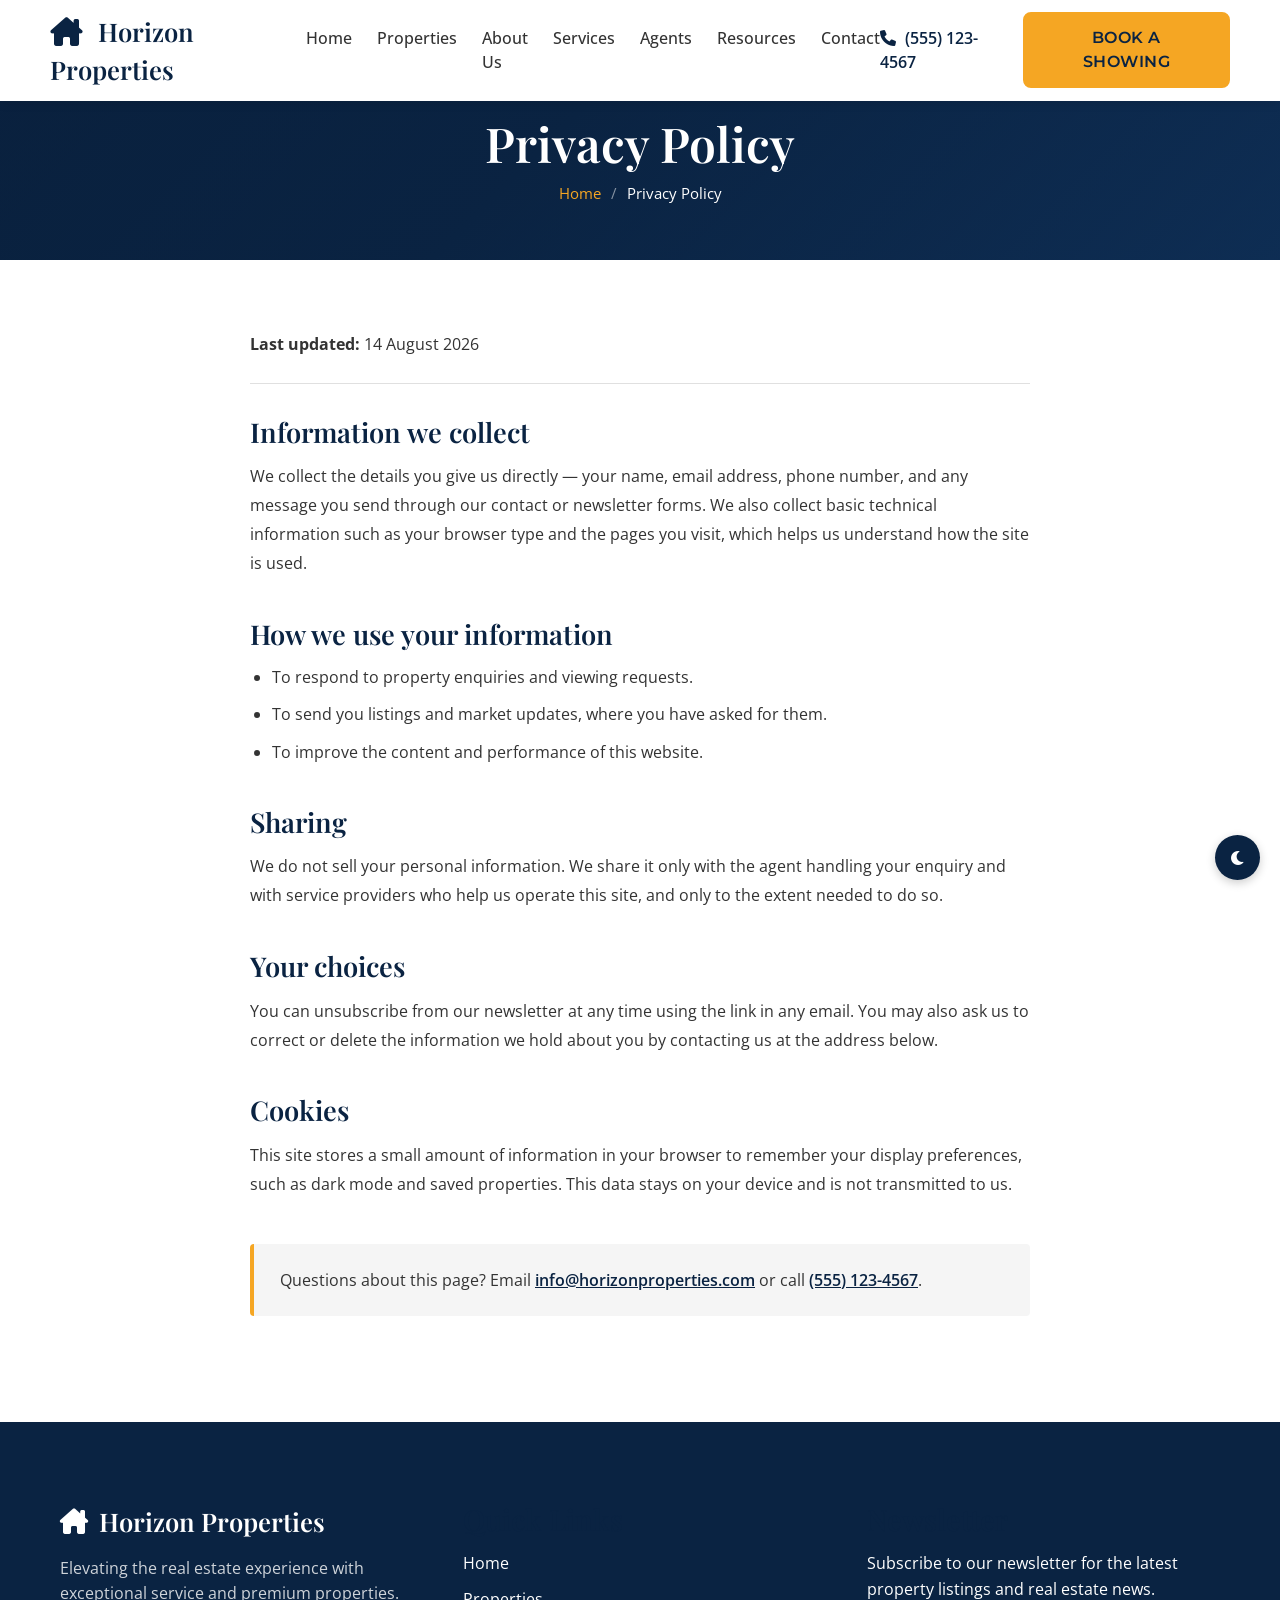
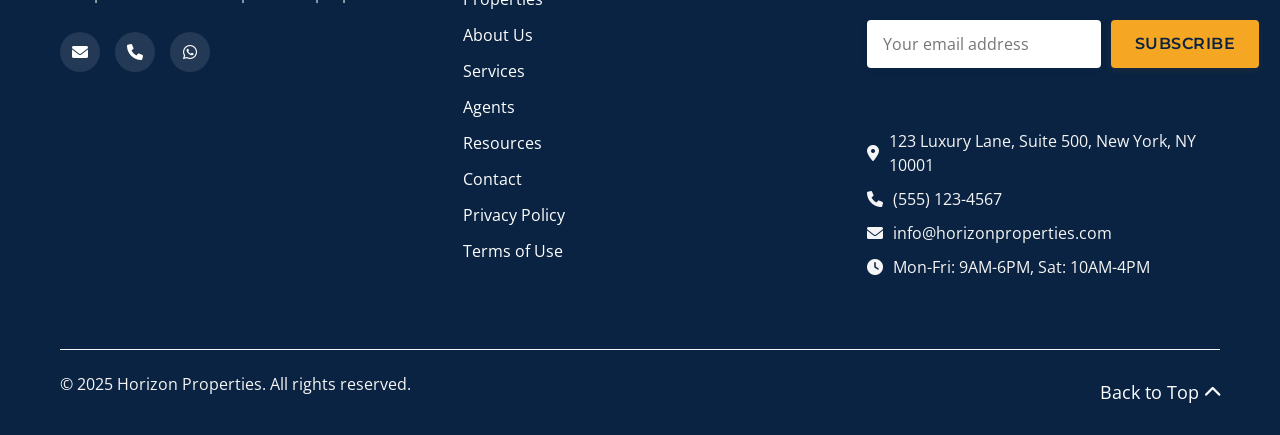
<file: privacy.html>
<!DOCTYPE html>
<html lang="en">
<head>
    <meta charset="UTF-8">
    <meta name="viewport" content="width=device-width, initial-scale=1.0">
    <title>Privacy Policy | Horizon Properties</title>
    <meta name="description" content="How Horizon Properties collects, uses and protects the personal information you share with us.">

    <!-- SEO -->
    <link rel="canonical" href="https://horizonprop.netlify.app/privacy.html">
    <meta name="theme-color" content="#0A2342">

    <meta property="og:type" content="website">
    <meta property="og:site_name" content="Horizon Properties">
    <meta property="og:title" content="Privacy Policy | Horizon Properties">
    <meta property="og:description" content="How Horizon Properties collects, uses and protects the personal information you share with us.">
    <meta property="og:url" content="https://horizonprop.netlify.app/privacy.html">
    <meta property="og:image" content="https://horizonprop.netlify.app/assets/images/company-founding.webp">
    <meta property="og:image:alt" content="Horizon Properties luxury real estate">
    <meta property="og:locale" content="en_US">

    <meta name="twitter:card" content="summary_large_image">
    <meta name="twitter:title" content="Privacy Policy | Horizon Properties">
    <meta name="twitter:description" content="How Horizon Properties collects, uses and protects the personal information you share with us.">
    <meta name="twitter:image" content="https://horizonprop.netlify.app/assets/images/company-founding.webp">

    <script type="application/ld+json">
    {
        "@context": "https://schema.org",
        "@type": "BreadcrumbList",
        "itemListElement": [
            {
                "@type": "ListItem",
                "position": 1,
                "name": "Home",
                "item": "https://horizonprop.netlify.app/index.html"
            },
            {
                "@type": "ListItem",
                "position": 2,
                "name": "Privacy Policy",
                "item": "https://horizonprop.netlify.app/privacy.html"
            }
        ]
    }
    </script>
    <!-- /SEO -->
    
    <!-- Favicon -->
    <link rel="icon" href="assets/images/favicon.svg" type="image/svg+xml">
    
    <!-- Google Fonts -->
    <link rel="preconnect" href="https://fonts.googleapis.com">
    <link rel="preconnect" href="https://cdnjs.cloudflare.com" crossorigin>
    <link rel="preconnect" href="https://fonts.gstatic.com" crossorigin>
    <link href="https://fonts.googleapis.com/css2?family=Playfair+Display:wght@400;500;600;700&family=Open+Sans:wght@300;400;600&family=Montserrat:wght@400;500;600;700&display=swap" rel="stylesheet">
    
    <!-- Font Awesome Icons -->
    <link rel="stylesheet" href="https://cdnjs.cloudflare.com/ajax/libs/font-awesome/6.0.0/css/all.min.css">
    
    <!-- Custom CSS -->
    <link rel="stylesheet" href="css/reset.css">
    <link rel="stylesheet" href="css/styles.css">
    <link rel="stylesheet" href="css/properties.css">
    <link rel="stylesheet" href="css/responsive.css">
</head>
<body>
    <a class="skip-link" href="#main-content">Skip to main content</a>
    <!-- Navigation Bar -->
    <header class="navbar-container scrolled">
        <nav class="navbar">
            <div class="logo">
                <a href="index.html">
                    <i class="fa-solid fa-house-chimney" aria-hidden="true"></i>
                    <span>Horizon Properties</span>
                </a>
            </div>
            
            <ul class="nav-links">
                <li><a href="index.html">Home</a></li>
                <li><a href="properties.html">Properties</a></li>
                <li><a href="about.html">About Us</a></li>
                <li><a href="services.html">Services</a></li>
                <li><a href="agents.html">Agents</a></li>
                <li><a href="resources.html">Resources</a></li>
                <li><a href="contact.html">Contact</a></li>
            </ul>
            
            <div class="nav-cta">
                <span class="phone"><i class="fa-solid fa-phone" aria-hidden="true"></i> (555) 123-4567</span>
                <a href="contact.html" class="btn btn-primary">Book a Showing</a>
            </div>
            
            <button class="mobile-menu-toggle" type="button" aria-label="Open navigation menu" aria-expanded="false">
                <i class="fa-solid fa-bars" aria-hidden="true"></i>
            </button>
        </nav>
    </header>

    <main id="main-content" tabindex="-1">
        <section class="page-header legal-header">
            <div class="container">
                <div class="page-header-content">
                    <h1>Privacy Policy</h1>
                    <div class="breadcrumbs">
                        <a href="index.html">Home</a>
                        <span class="separator" aria-hidden="true">/</span>
                        <span class="current">Privacy Policy</span>
                    </div>
                </div>
            </div>
        </section>

        <section class="legal-content">
            <div class="container">
                <p class="legal-updated"><strong>Last updated:</strong> 14 August 2026</p>
                <h2>Information we collect</h2>
                <p>We collect the details you give us directly — your name, email address, phone number, and any message you send through our contact or newsletter forms. We also collect basic technical information such as your browser type and the pages you visit, which helps us understand how the site is used.</p>

                <h2>How we use your information</h2>
                <ul class="legal-list">
                    <li>To respond to property enquiries and viewing requests.</li>
                    <li>To send you listings and market updates, where you have asked for them.</li>
                    <li>To improve the content and performance of this website.</li>
                </ul>

                <h2>Sharing</h2>
                <p>We do not sell your personal information. We share it only with the agent handling your enquiry and with service providers who help us operate this site, and only to the extent needed to do so.</p>

                <h2>Your choices</h2>
                <p>You can unsubscribe from our newsletter at any time using the link in any email. You may also ask us to correct or delete the information we hold about you by contacting us at the address below.</p>

                <h2>Cookies</h2>
                <p>This site stores a small amount of information in your browser to remember your display preferences, such as dark mode and saved properties. This data stays on your device and is not transmitted to us.</p>
                <p class="legal-contact">Questions about this page? Email
                    <a href="mailto:info@horizonproperties.com">info@horizonproperties.com</a>
                    or call <a href="tel:+15551234567">(555) 123-4567</a>.</p>
            </div>
        </section>
    </main>

    <!-- Footer -->
    <footer class="footer">
        <div class="container">
            <div class="footer-content">
                <div class="footer-column">
                    <div class="footer-logo">
                        <i class="fa-solid fa-house-chimney" aria-hidden="true"></i>
                        <span>Horizon Properties</span>
                    </div>
                    <p class="footer-tagline">Elevating the real estate experience with exceptional service and premium properties.</p>
                    <!-- No public social accounts yet. When they exist, swap these for
                             <a href="https://..." target="_blank" rel="noopener"> links. -->
                        <div class="social-icons">
                            <a href="mailto:info@horizonproperties.com" aria-label="Email Horizon Properties" title="Email us"><i class="fa-solid fa-envelope" aria-hidden="true"></i></a>
                            <a href="tel:+15551234567" aria-label="Call Horizon Properties" title="Call us"><i class="fa-solid fa-phone" aria-hidden="true"></i></a>
                            <a href="https://wa.me/15551234567" target="_blank" rel="noopener" aria-label="Message Horizon Properties on WhatsApp" title="WhatsApp"><i class="fa-brands fa-whatsapp" aria-hidden="true"></i></a>
                        </div>
                </div>
                
                <div class="footer-column">
                    <h3>Quick Links</h3>
                    <ul class="footer-links">
                        <li><a href="index.html">Home</a></li>
                        <li><a href="properties.html">Properties</a></li>
                        <li><a href="about.html">About Us</a></li>
                        <li><a href="services.html">Services</a></li>
                        <li><a href="agents.html">Agents</a></li>
                        <li><a href="resources.html">Resources</a></li>
                        <li><a href="contact.html">Contact</a></li>
                        <li><a href="privacy.html">Privacy Policy</a></li>
                        <li><a href="terms.html">Terms of Use</a></li>
                    </ul>
                </div>
                
                <div class="footer-column">
                    <h3>Newsletter</h3>
                    <p>Subscribe to our newsletter for the latest property listings and real estate news.</p>
                    <form class="newsletter-form" name="newsletter" method="POST" data-netlify="true" netlify-honeypot="newsletter-bot">
                        <input type="hidden" name="form-name" value="newsletter">
                        <p class="hidden-field"><label>Skip this field:<input name="newsletter-bot" tabindex="-1" autocomplete="off" aria-hidden="true" aria-label="Spam protection"></label></p>
                        <label class="visually-hidden" for="newsletter-email">Email address</label>
                        <input type="email" id="newsletter-email" name="email" placeholder="Your email address" required>
                        <button type="submit" class="btn btn-primary">Subscribe</button>
                    </form>
                    
                    <h3>Contact Us</h3>
                    <ul class="contact-info">
                        <li><i class="fa-solid fa-location-dot" aria-hidden="true"></i> 123 Luxury Lane, Suite 500, New York, NY 10001</li>
                        <li><i class="fa-solid fa-phone" aria-hidden="true"></i> (555) 123-4567</li>
                        <li><i class="fa-solid fa-envelope" aria-hidden="true"></i> info@horizonproperties.com</li>
                        <li><i class="fa-solid fa-clock" aria-hidden="true"></i> Mon-Fri: 9AM-6PM, Sat: 10AM-4PM</li>
                    </ul>
                </div>
            </div>
            
            <div class="footer-bottom">
                <p>&copy; 2025 Horizon Properties. All rights reserved.</p>
                <a href="#" class="back-to-top">Back to Top <i class="fa-solid fa-chevron-up" aria-hidden="true"></i></a>
            </div>
        </div>
    </footer>

    <!-- Dark Mode Toggle -->
    <div class="dark-mode-toggle">
        <i class="fa-solid fa-moon" aria-hidden="true"></i>
    </div>

    <!-- Scripts -->
    <script src="js/main.js"></script>
</body>
</html>
</file>
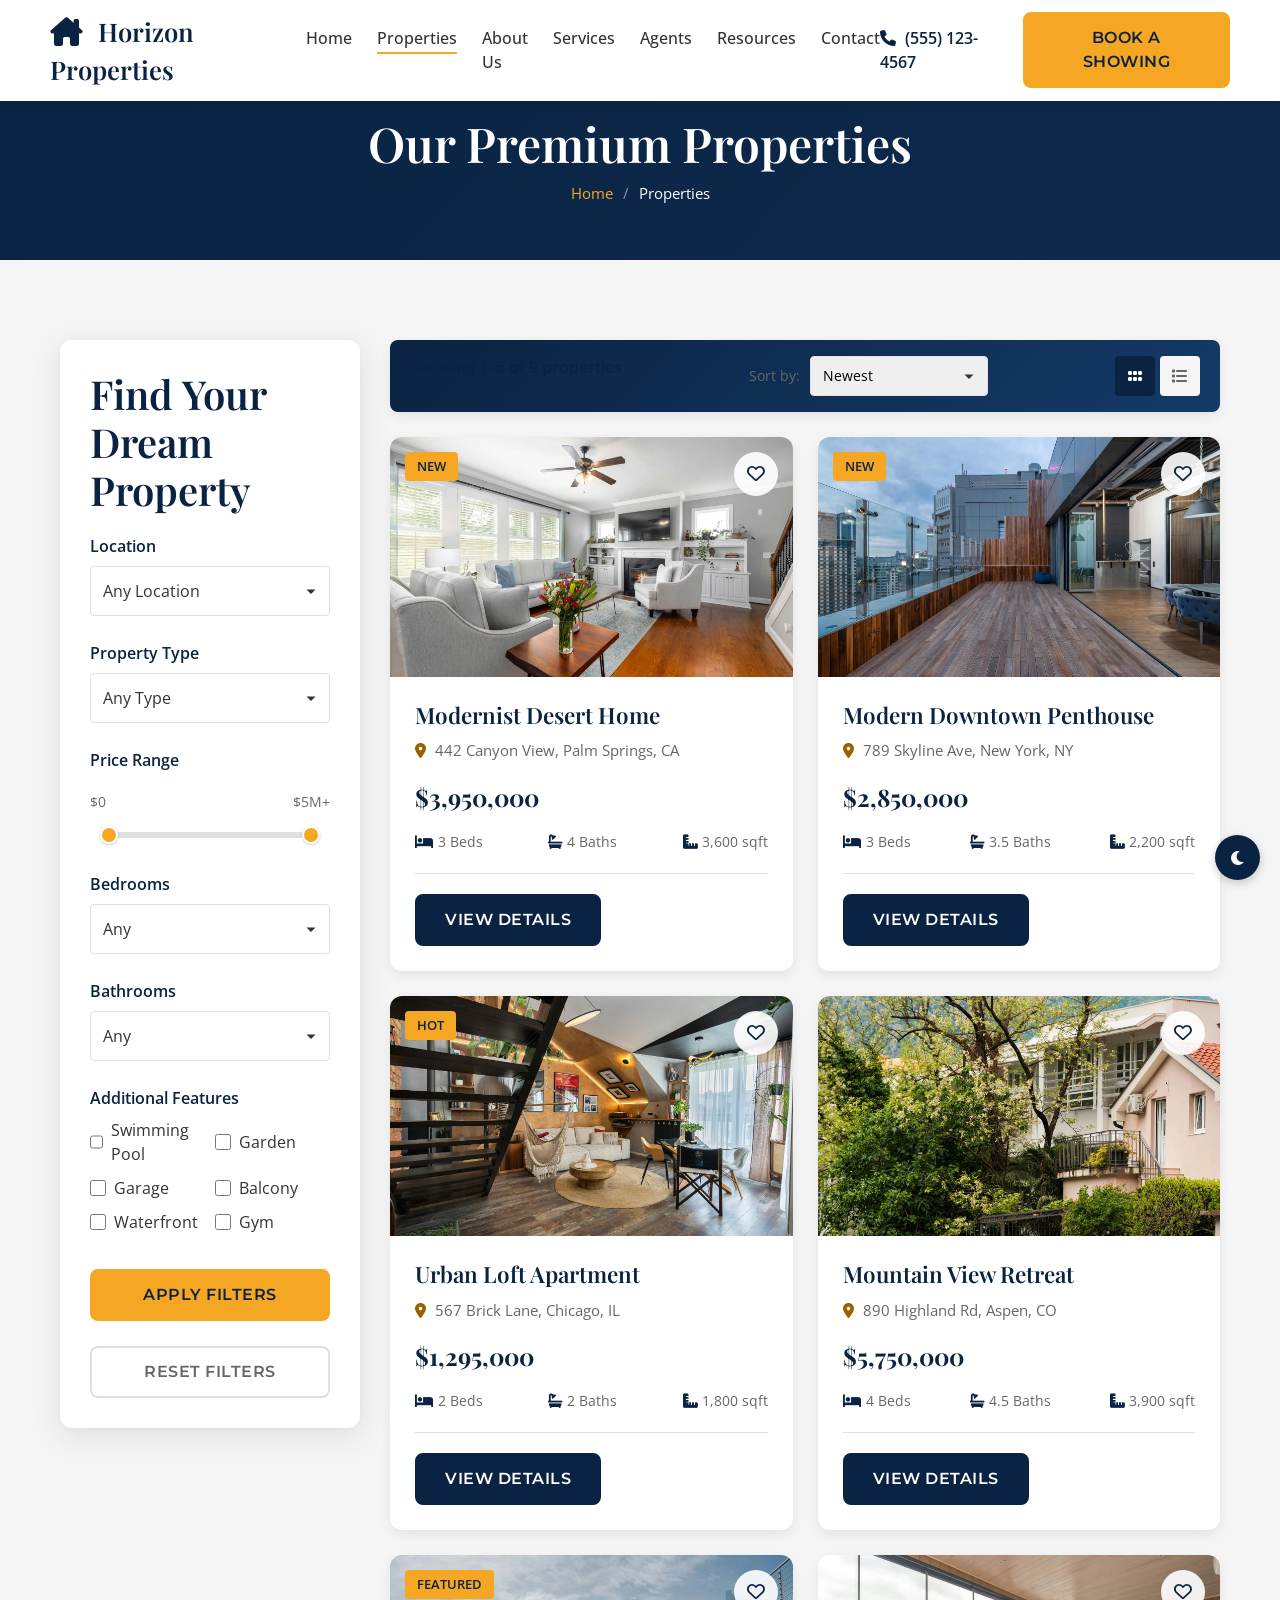
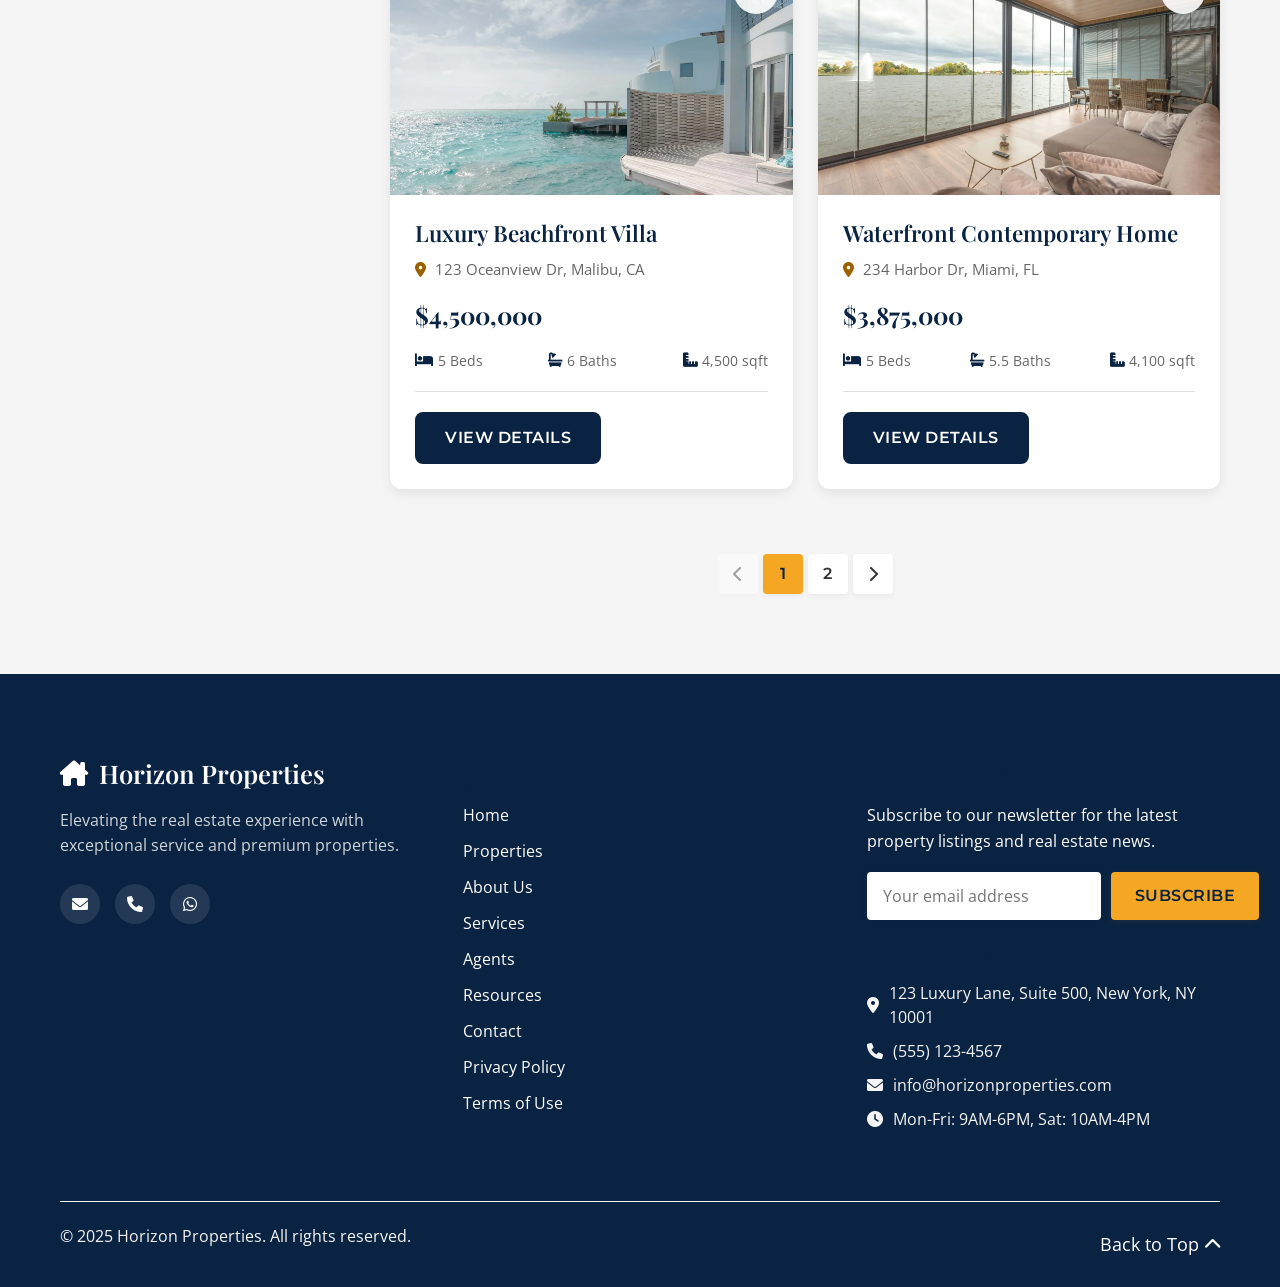
<file: properties.html>
<!DOCTYPE html>
<html lang="en">
<head>
    <meta charset="UTF-8">
    <meta name="viewport" content="width=device-width, initial-scale=1.0">
    <title>Properties for Sale | Horizon Properties</title>
    <meta name="description" content="Search our full portfolio of premium properties. Filter by location, type, price, bedrooms, bathrooms and features to find your next home.">

    <!-- SEO -->
    <link rel="canonical" href="https://horizonprop.netlify.app/properties.html">
    <meta name="theme-color" content="#0A2342">

    <meta property="og:type" content="website">
    <meta property="og:site_name" content="Horizon Properties">
    <meta property="og:title" content="Properties for Sale | Horizon Properties">
    <meta property="og:description" content="Search our full portfolio of premium properties. Filter by location, type, price, bedrooms, bathrooms and features to find your next home.">
    <meta property="og:url" content="https://horizonprop.netlify.app/properties.html">
    <meta property="og:image" content="https://horizonprop.netlify.app/assets/images/Modern-Downtown-Penthouse.webp">
    <meta property="og:image:alt" content="Horizon Properties luxury real estate">
    <meta property="og:locale" content="en_US">

    <meta name="twitter:card" content="summary_large_image">
    <meta name="twitter:title" content="Properties for Sale | Horizon Properties">
    <meta name="twitter:description" content="Search our full portfolio of premium properties. Filter by location, type, price, bedrooms, bathrooms and features to find your next home.">
    <meta name="twitter:image" content="https://horizonprop.netlify.app/assets/images/Modern-Downtown-Penthouse.webp">

    <script type="application/ld+json">
    {
        "@context": "https://schema.org",
        "@type": "BreadcrumbList",
        "itemListElement": [
            {
                "@type": "ListItem",
                "position": 1,
                "name": "Home",
                "item": "https://horizonprop.netlify.app/index.html"
            },
            {
                "@type": "ListItem",
                "position": 2,
                "name": "Properties",
                "item": "https://horizonprop.netlify.app/properties.html"
            }
        ]
    }
    </script>
    <!-- /SEO -->
    
    <!-- Favicon -->
    <link rel="icon" href="assets/images/favicon.svg" type="image/svg+xml">
    
    <!-- Google Fonts -->
    <link rel="preconnect" href="https://fonts.googleapis.com">
    <link rel="preconnect" href="https://cdnjs.cloudflare.com" crossorigin>
    <link rel="preconnect" href="https://fonts.gstatic.com" crossorigin>
    <link href="https://fonts.googleapis.com/css2?family=Playfair+Display:wght@400;500;600;700&family=Open+Sans:wght@300;400;600&family=Montserrat:wght@400;500;600;700&display=swap" rel="stylesheet">
    
    <!-- Font Awesome Icons -->
    <link rel="stylesheet" href="https://cdnjs.cloudflare.com/ajax/libs/font-awesome/6.0.0/css/all.min.css">
    
    <!-- Custom CSS -->
    <link rel="stylesheet" href="css/reset.css">
    <link rel="stylesheet" href="css/styles.css">
    <link rel="stylesheet" href="css/properties.css">
    <link rel="stylesheet" href="css/responsive.css">
</head>
<body>
    <a class="skip-link" href="#main-content">Skip to main content</a>
    <!-- Navigation Bar -->
    <header class="navbar-container scrolled">
        <nav class="navbar">
            <div class="logo">
                <a href="index.html">
                    <i class="fa-solid fa-house-chimney" aria-hidden="true"></i>
                    <span>Horizon Properties</span>
                </a>
            </div>
            
            <ul class="nav-links">
                <li><a href="index.html">Home</a></li>
                <li><a href="properties.html" class="active">Properties</a></li>
                <li><a href="about.html">About Us</a></li>
                <li><a href="services.html">Services</a></li>
                <li><a href="agents.html">Agents</a></li>
                <li><a href="resources.html">Resources</a></li>
                <li><a href="contact.html">Contact</a></li>
            </ul>
            
            <div class="nav-cta">
                <span class="phone"><i class="fa-solid fa-phone" aria-hidden="true"></i> (555) 123-4567</span>
                <a href="contact.html" class="btn btn-primary">Book a Showing</a>
            </div>
            
            <button class="mobile-menu-toggle" type="button" aria-label="Open navigation menu" aria-expanded="false">
                <i class="fa-solid fa-bars" aria-hidden="true"></i>
            </button>
        </nav>
    </header>

    <main id="main-content" tabindex="-1">
        <!-- Page Header -->
        <section class="page-header properties-header">
            <div class="container">
                <div class="page-header-content">
                    <h1>Our Premium Properties</h1>
                    <div class="breadcrumbs">
                        <a href="index.html">Home</a>
                        <span class="separator">/</span>
                        <span class="current">Properties</span>
                    </div>
                </div>
            </div>
        </section>

        <!-- Properties Filter and List Section -->
        <section class="properties-section">
            <div class="container">
                <div class="properties-container">
                    <!-- Filter Sidebar -->
                    <div class="filter-sidebar">
                        <h2>Find Your Dream Property</h2>
                        <form class="filter-form">
                            <div class="filter-group">
                                <label for="filter-location">Location</label>
                                <select id="filter-location" name="location">
                                    <option value="" selected>Any Location</option>
                                    <option value="downtown">Downtown</option>
                                    <option value="suburbs">Suburbs</option>
                                    <option value="beachfront">Beachfront</option>
                                    <option value="countryside">Countryside</option>
                                </select>
                            </div>

                            <div class="filter-group">
                                <label for="filter-type">Property Type</label>
                                <select id="filter-type" name="property-type">
                                    <option value="" selected>Any Type</option>
                                    <option value="house">House</option>
                                    <option value="apartment">Apartment</option>
                                    <option value="condo">Condo</option>
                                    <option value="villa">Villa</option>
                                    <option value="commercial">Commercial</option>
                                </select>
                            </div>

                            <fieldset class="filter-group price-filter">
                                <legend>Price Range</legend>
                                <div class="price-slider-container">
                                    <p class="price-values" role="status" aria-live="polite">
                                        <span id="price-min">$0</span>
                                        <span id="price-max">$5M+</span>
                                    </p>
                                    <div class="price-slider">
                                        <label class="visually-hidden" for="price-min-slider">Minimum price</label>
                                        <input type="range" min="0" max="5" value="0" step="1" class="slider" id="price-min-slider">
                                        <label class="visually-hidden" for="price-max-slider">Maximum price</label>
                                        <input type="range" min="0" max="5" value="5" step="1" class="slider" id="price-max-slider">
                                    </div>
                                </div>
                            </fieldset>

                            <div class="filter-group">
                                <label for="filter-bedrooms">Bedrooms</label>
                                <select id="filter-bedrooms" name="bedrooms">
                                    <option value="" selected>Any</option>
                                    <option value="1+">1+</option>
                                    <option value="2+">2+</option>
                                    <option value="3+">3+</option>
                                    <option value="4+">4+</option>
                                    <option value="5+">5+</option>
                                </select>
                            </div>

                            <div class="filter-group">
                                <label for="filter-bathrooms">Bathrooms</label>
                                <select id="filter-bathrooms" name="bathrooms">
                                    <option value="" selected>Any</option>
                                    <option value="1+">1+</option>
                                    <option value="2+">2+</option>
                                    <option value="3+">3+</option>
                                    <option value="4+">4+</option>
                                    <option value="5+">5+</option>
                                </select>
                            </div>

                            <fieldset class="filter-group">
                                <legend>Additional Features</legend>
                                <div class="checkbox-group">
                                    <div class="checkbox-item">
                                        <input type="checkbox" id="feature-pool" name="features" value="pool">
                                        <label for="feature-pool">Swimming Pool</label>
                                    </div>
                                    <div class="checkbox-item">
                                        <input type="checkbox" id="feature-garden" name="features" value="garden">
                                        <label for="feature-garden">Garden</label>
                                    </div>
                                    <div class="checkbox-item">
                                        <input type="checkbox" id="feature-garage" name="features" value="garage">
                                        <label for="feature-garage">Garage</label>
                                    </div>
                                    <div class="checkbox-item">
                                        <input type="checkbox" id="feature-balcony" name="features" value="balcony">
                                        <label for="feature-balcony">Balcony</label>
                                    </div>
                                    <div class="checkbox-item">
                                        <input type="checkbox" id="feature-waterfront" name="features" value="waterfront">
                                        <label for="feature-waterfront">Waterfront</label>
                                    </div>
                                    <div class="checkbox-item">
                                        <input type="checkbox" id="feature-gym" name="features" value="gym">
                                        <label for="feature-gym">Gym</label>
                                    </div>
                                </div>
                            </fieldset>

                            <button type="submit" class="btn btn-primary">Apply Filters</button>
                            <button type="reset" class="btn btn-outline">Reset Filters</button>
                        </form>
                    </div>

                    <!-- Properties Listing -->
                    <div class="properties-listing">
                        <div class="properties-header">
                            <p class="properties-count" role="status" aria-live="polite">
                                <span>Showing 9 properties</span>
                            </p>
                            <div class="properties-sort">
                                <label for="sort-options">Sort by:</label>
                                <select id="sort-options">
                                    <option value="newest">Newest</option>
                                    <option value="price-asc">Price (Low to High)</option>
                                    <option value="price-desc">Price (High to Low)</option>
                                    <option value="size-asc">Size (Small to Large)</option>
                                    <option value="size-desc">Size (Large to Small)</option>
                                </select>
                            </div>
                            <div class="view-options" role="group" aria-label="Result layout">
                                <button class="view-option-btn active" type="button" data-view="grid" aria-pressed="true" aria-label="Grid view">
                                    <i class="fa-solid fa-grip" aria-hidden="true"></i>
                                </button>
                                <button class="view-option-btn" type="button" data-view="list" aria-pressed="false" aria-label="List view">
                                    <i class="fa-solid fa-list" aria-hidden="true"></i>
                                </button>
                            </div>
                        </div>

                        <div class="properties-grid">
                            <!-- Luxury Beachfront Villa -->
                            <article class="property-card" data-property-id="luxury-beachfront-villa">
                                <div class="property-image">
                                    <img src="assets/images/Luxury-Beachfront-Villa.webp" alt="Beachfront villa seen from the shoreline at dusk" width="800" height="600" loading="eager" fetchpriority="high" decoding="async">
                                    <div class="property-badge">Featured</div>
                                    <button class="property-favorite" type="button" aria-pressed="false" aria-label="Save Luxury Beachfront Villa to favorites"><i class="fa-regular fa-heart" aria-hidden="true"></i></button>
                                </div>
                                <div class="property-details">
                                    <h3><a href="property-single.html?id=luxury-beachfront-villa">Luxury Beachfront Villa</a></h3>
                                    <p class="property-address"><i class="fa-solid fa-location-dot" aria-hidden="true"></i> 123 Oceanview Dr, Malibu, CA</p>
                                    <p class="property-price">$4,500,000</p>
                                    <div class="property-features">
                                        <span><i class="fa-solid fa-bed" aria-hidden="true"></i> 5 Beds</span>
                                        <span><i class="fa-solid fa-bath" aria-hidden="true"></i> 6 Baths</span>
                                        <span><i class="fa-solid fa-ruler-combined" aria-hidden="true"></i> 4,500 sqft</span>
                                    </div>
                                    <a href="property-single.html?id=luxury-beachfront-villa" class="btn btn-secondary" aria-label="View details for Luxury Beachfront Villa">View Details</a>
                                </div>
                            </article>

                            <!-- Modern Downtown Penthouse -->
                            <article class="property-card" data-property-id="modern-downtown-penthouse">
                                <div class="property-image">
                                    <img src="assets/images/Modern-Downtown-Penthouse.webp" alt="Penthouse living space with skyline views" width="800" height="600" loading="lazy" decoding="async">
                                    <div class="property-badge">New</div>
                                    <button class="property-favorite" type="button" aria-pressed="false" aria-label="Save Modern Downtown Penthouse to favorites"><i class="fa-regular fa-heart" aria-hidden="true"></i></button>
                                </div>
                                <div class="property-details">
                                    <h3><a href="property-single.html?id=modern-downtown-penthouse">Modern Downtown Penthouse</a></h3>
                                    <p class="property-address"><i class="fa-solid fa-location-dot" aria-hidden="true"></i> 789 Skyline Ave, New York, NY</p>
                                    <p class="property-price">$2,850,000</p>
                                    <div class="property-features">
                                        <span><i class="fa-solid fa-bed" aria-hidden="true"></i> 3 Beds</span>
                                        <span><i class="fa-solid fa-bath" aria-hidden="true"></i> 3.5 Baths</span>
                                        <span><i class="fa-solid fa-ruler-combined" aria-hidden="true"></i> 2,200 sqft</span>
                                    </div>
                                    <a href="property-single.html?id=modern-downtown-penthouse" class="btn btn-secondary" aria-label="View details for Modern Downtown Penthouse">View Details</a>
                                </div>
                            </article>

                            <!-- Classic Suburban Estate -->
                            <article class="property-card" data-property-id="classic-suburban-estate">
                                <div class="property-image">
                                    <img src="assets/images/Classic-Suburban-Estate.webp" alt="Estate frontage with mature planting" width="800" height="600" loading="lazy" decoding="async">
                                    <button class="property-favorite" type="button" aria-pressed="false" aria-label="Save Classic Suburban Estate to favorites"><i class="fa-regular fa-heart" aria-hidden="true"></i></button>
                                </div>
                                <div class="property-details">
                                    <h3><a href="property-single.html?id=classic-suburban-estate">Classic Suburban Estate</a></h3>
                                    <p class="property-address"><i class="fa-solid fa-location-dot" aria-hidden="true"></i> 456 Maple Lane, Greenwich, CT</p>
                                    <p class="property-price">$3,200,000</p>
                                    <div class="property-features">
                                        <span><i class="fa-solid fa-bed" aria-hidden="true"></i> 6 Beds</span>
                                        <span><i class="fa-solid fa-bath" aria-hidden="true"></i> 5 Baths</span>
                                        <span><i class="fa-solid fa-ruler-combined" aria-hidden="true"></i> 5,800 sqft</span>
                                    </div>
                                    <a href="property-single.html?id=classic-suburban-estate" class="btn btn-secondary" aria-label="View details for Classic Suburban Estate">View Details</a>
                                </div>
                            </article>

                            <!-- Mountain View Retreat -->
                            <article class="property-card" data-property-id="mountain-view-retreat">
                                <div class="property-image">
                                    <img src="assets/images/Mountain-View-Retreat.webp" alt="Mountain house with panoramic range views" width="800" height="600" loading="lazy" decoding="async">
                                    <button class="property-favorite" type="button" aria-pressed="false" aria-label="Save Mountain View Retreat to favorites"><i class="fa-regular fa-heart" aria-hidden="true"></i></button>
                                </div>
                                <div class="property-details">
                                    <h3><a href="property-single.html?id=mountain-view-retreat">Mountain View Retreat</a></h3>
                                    <p class="property-address"><i class="fa-solid fa-location-dot" aria-hidden="true"></i> 890 Highland Rd, Aspen, CO</p>
                                    <p class="property-price">$5,750,000</p>
                                    <div class="property-features">
                                        <span><i class="fa-solid fa-bed" aria-hidden="true"></i> 4 Beds</span>
                                        <span><i class="fa-solid fa-bath" aria-hidden="true"></i> 4.5 Baths</span>
                                        <span><i class="fa-solid fa-ruler-combined" aria-hidden="true"></i> 3,900 sqft</span>
                                    </div>
                                    <a href="property-single.html?id=mountain-view-retreat" class="btn btn-secondary" aria-label="View details for Mountain View Retreat">View Details</a>
                                </div>
                            </article>

                            <!-- Urban Loft Apartment -->
                            <article class="property-card" data-property-id="urban-loft-apartment">
                                <div class="property-image">
                                    <img src="assets/images/Urban-Loft-Apartment.webp" alt="Loft interior with exposed brick and steel" width="800" height="600" loading="lazy" decoding="async">
                                    <div class="property-badge">Hot</div>
                                    <button class="property-favorite" type="button" aria-pressed="false" aria-label="Save Urban Loft Apartment to favorites"><i class="fa-regular fa-heart" aria-hidden="true"></i></button>
                                </div>
                                <div class="property-details">
                                    <h3><a href="property-single.html?id=urban-loft-apartment">Urban Loft Apartment</a></h3>
                                    <p class="property-address"><i class="fa-solid fa-location-dot" aria-hidden="true"></i> 567 Brick Lane, Chicago, IL</p>
                                    <p class="property-price">$1,295,000</p>
                                    <div class="property-features">
                                        <span><i class="fa-solid fa-bed" aria-hidden="true"></i> 2 Beds</span>
                                        <span><i class="fa-solid fa-bath" aria-hidden="true"></i> 2 Baths</span>
                                        <span><i class="fa-solid fa-ruler-combined" aria-hidden="true"></i> 1,800 sqft</span>
                                    </div>
                                    <a href="property-single.html?id=urban-loft-apartment" class="btn btn-secondary" aria-label="View details for Urban Loft Apartment">View Details</a>
                                </div>
                            </article>

                            <!-- Waterfront Contemporary Home -->
                            <article class="property-card" data-property-id="waterfront-contemporary-home">
                                <div class="property-image">
                                    <img src="assets/images/Waterfront-Contemporary-Home.webp" alt="Waterfront house viewed from the dock" width="800" height="600" loading="lazy" decoding="async">
                                    <button class="property-favorite" type="button" aria-pressed="false" aria-label="Save Waterfront Contemporary Home to favorites"><i class="fa-regular fa-heart" aria-hidden="true"></i></button>
                                </div>
                                <div class="property-details">
                                    <h3><a href="property-single.html?id=waterfront-contemporary-home">Waterfront Contemporary Home</a></h3>
                                    <p class="property-address"><i class="fa-solid fa-location-dot" aria-hidden="true"></i> 234 Harbor Dr, Miami, FL</p>
                                    <p class="property-price">$3,875,000</p>
                                    <div class="property-features">
                                        <span><i class="fa-solid fa-bed" aria-hidden="true"></i> 5 Beds</span>
                                        <span><i class="fa-solid fa-bath" aria-hidden="true"></i> 5.5 Baths</span>
                                        <span><i class="fa-solid fa-ruler-combined" aria-hidden="true"></i> 4,100 sqft</span>
                                    </div>
                                    <a href="property-single.html?id=waterfront-contemporary-home" class="btn btn-secondary" aria-label="View details for Waterfront Contemporary Home">View Details</a>
                                </div>
                            </article>

                            <!-- Elegant City Townhouse -->
                            <article class="property-card" data-property-id="elegant-city-townhouse">
                                <div class="property-image">
                                    <img src="assets/images/property7.webp" alt="Townhouse frontage on a tree-lined street" width="800" height="600" loading="lazy" decoding="async">
                                    <button class="property-favorite" type="button" aria-pressed="false" aria-label="Save Elegant City Townhouse to favorites"><i class="fa-regular fa-heart" aria-hidden="true"></i></button>
                                </div>
                                <div class="property-details">
                                    <h3><a href="property-single.html?id=elegant-city-townhouse">Elegant City Townhouse</a></h3>
                                    <p class="property-address"><i class="fa-solid fa-location-dot" aria-hidden="true"></i> 781 Park Avenue, Boston, MA</p>
                                    <p class="property-price">$2,450,000</p>
                                    <div class="property-features">
                                        <span><i class="fa-solid fa-bed" aria-hidden="true"></i> 4 Beds</span>
                                        <span><i class="fa-solid fa-bath" aria-hidden="true"></i> 3.5 Baths</span>
                                        <span><i class="fa-solid fa-ruler-combined" aria-hidden="true"></i> 3,200 sqft</span>
                                    </div>
                                    <a href="property-single.html?id=elegant-city-townhouse" class="btn btn-secondary" aria-label="View details for Elegant City Townhouse">View Details</a>
                                </div>
                            </article>

                            <!-- Modernist Desert Home -->
                            <article class="property-card" data-property-id="modernist-desert-home">
                                <div class="property-image">
                                    <img src="assets/images/property8.webp" alt="Modernist desert house with lap pool" width="800" height="600" loading="lazy" decoding="async">
                                    <div class="property-badge">New</div>
                                    <button class="property-favorite" type="button" aria-pressed="false" aria-label="Save Modernist Desert Home to favorites"><i class="fa-regular fa-heart" aria-hidden="true"></i></button>
                                </div>
                                <div class="property-details">
                                    <h3><a href="property-single.html?id=modernist-desert-home">Modernist Desert Home</a></h3>
                                    <p class="property-address"><i class="fa-solid fa-location-dot" aria-hidden="true"></i> 442 Canyon View, Palm Springs, CA</p>
                                    <p class="property-price">$3,950,000</p>
                                    <div class="property-features">
                                        <span><i class="fa-solid fa-bed" aria-hidden="true"></i> 3 Beds</span>
                                        <span><i class="fa-solid fa-bath" aria-hidden="true"></i> 4 Baths</span>
                                        <span><i class="fa-solid fa-ruler-combined" aria-hidden="true"></i> 3,600 sqft</span>
                                    </div>
                                    <a href="property-single.html?id=modernist-desert-home" class="btn btn-secondary" aria-label="View details for Modernist Desert Home">View Details</a>
                                </div>
                            </article>

                            <!-- Lakeside Family Home -->
                            <article class="property-card" data-property-id="lakeside-family-home">
                                <div class="property-image">
                                    <img src="assets/images/property9.webp" alt="Lakeside family home among pines" width="800" height="600" loading="lazy" decoding="async">
                                    <button class="property-favorite" type="button" aria-pressed="false" aria-label="Save Lakeside Family Home to favorites"><i class="fa-regular fa-heart" aria-hidden="true"></i></button>
                                </div>
                                <div class="property-details">
                                    <h3><a href="property-single.html?id=lakeside-family-home">Lakeside Family Home</a></h3>
                                    <p class="property-address"><i class="fa-solid fa-location-dot" aria-hidden="true"></i> 156 Shoreline Dr, Lake Tahoe, NV</p>
                                    <p class="property-price">$2,890,000</p>
                                    <div class="property-features">
                                        <span><i class="fa-solid fa-bed" aria-hidden="true"></i> 5 Beds</span>
                                        <span><i class="fa-solid fa-bath" aria-hidden="true"></i> 4 Baths</span>
                                        <span><i class="fa-solid fa-ruler-combined" aria-hidden="true"></i> 4,200 sqft</span>
                                    </div>
                                    <a href="property-single.html?id=lakeside-family-home" class="btn btn-secondary" aria-label="View details for Lakeside Family Home">View Details</a>
                                </div>
                            </article>
                            <!-- Empty state for no search results (hidden by default) -->
                            <div class="no-results" id="noResults" hidden>
                                <div class="no-results-icon">
                                    <i class="fa-solid fa-house" aria-hidden="true"></i>
                                </div>
                                <h3>No properties match those filters</h3>
                                <p>Try widening your price range, reducing the number of bedrooms, or clearing a feature or two.</p>
                                <button class="btn btn-primary reset-search" type="button">Clear all filters</button>
                            </div>
                        </div>

                        <nav class="pagination" id="pagination" aria-label="Property results pages" hidden></nav>
                    </div>
                </div>
            </div>
        </section>
    </main>

    <!-- Footer -->
    <footer class="footer">
        <div class="container">
            <div class="footer-content">
                <div class="footer-column">
                    <div class="footer-logo">
                        <i class="fa-solid fa-house-chimney" aria-hidden="true"></i>
                        <span>Horizon Properties</span>
                    </div>
                    <p class="footer-tagline">Elevating the real estate experience with exceptional service and premium properties.</p>
                    <!-- No public social accounts yet. When they exist, swap these for
                             <a href="https://..." target="_blank" rel="noopener"> links. -->
                        <div class="social-icons">
                            <a href="mailto:info@horizonproperties.com" aria-label="Email Horizon Properties" title="Email us"><i class="fa-solid fa-envelope" aria-hidden="true"></i></a>
                            <a href="tel:+15551234567" aria-label="Call Horizon Properties" title="Call us"><i class="fa-solid fa-phone" aria-hidden="true"></i></a>
                            <a href="https://wa.me/15551234567" target="_blank" rel="noopener" aria-label="Message Horizon Properties on WhatsApp" title="WhatsApp"><i class="fa-brands fa-whatsapp" aria-hidden="true"></i></a>
                        </div>
                </div>
                
                <div class="footer-column">
                    <h3>Quick Links</h3>
                    <ul class="footer-links">
                        <li><a href="index.html">Home</a></li>
                        <li><a href="properties.html">Properties</a></li>
                        <li><a href="about.html">About Us</a></li>
                        <li><a href="services.html">Services</a></li>
                        <li><a href="agents.html">Agents</a></li>
                        <li><a href="resources.html">Resources</a></li>
                        <li><a href="contact.html">Contact</a></li>
                        <li><a href="privacy.html">Privacy Policy</a></li>
                        <li><a href="terms.html">Terms of Use</a></li>
                    </ul>
                </div>
                
                <div class="footer-column">
                    <h3>Newsletter</h3>
                    <p>Subscribe to our newsletter for the latest property listings and real estate news.</p>
                    <form class="newsletter-form" name="newsletter" method="POST" data-netlify="true" netlify-honeypot="newsletter-bot">
                        <input type="hidden" name="form-name" value="newsletter">
                        <p class="hidden-field"><label>Skip this field:<input name="newsletter-bot" tabindex="-1" autocomplete="off" aria-hidden="true" aria-label="Spam protection"></label></p>
                        <label class="visually-hidden" for="newsletter-email">Email address</label>
                        <input type="email" id="newsletter-email" name="email" placeholder="Your email address" required>
                        <button type="submit" class="btn btn-primary">Subscribe</button>
                    </form>
                    
                    <h3>Contact Us</h3>
                    <ul class="contact-info">
                        <li><i class="fa-solid fa-location-dot" aria-hidden="true"></i> 123 Luxury Lane, Suite 500, New York, NY 10001</li>
                        <li><i class="fa-solid fa-phone" aria-hidden="true"></i> (555) 123-4567</li>
                        <li><i class="fa-solid fa-envelope" aria-hidden="true"></i> info@horizonproperties.com</li>
                        <li><i class="fa-solid fa-clock" aria-hidden="true"></i> Mon-Fri: 9AM-6PM, Sat: 10AM-4PM</li>
                    </ul>
                </div>
            </div>
            
            <div class="footer-bottom">
                <p>&copy; 2025 Horizon Properties. All rights reserved.</p>
                <a href="#" class="back-to-top">Back to Top <i class="fa-solid fa-chevron-up" aria-hidden="true"></i></a>
            </div>
        </div>
    </footer>

    <!-- Dark Mode Toggle -->
    <div class="dark-mode-toggle">
        <i class="fa-solid fa-moon" aria-hidden="true"></i>
    </div>

    <!-- Scripts -->
    <script src="js/properties-data.js"></script>
    <script src="js/main.js"></script>
</body>
</html>
</file>
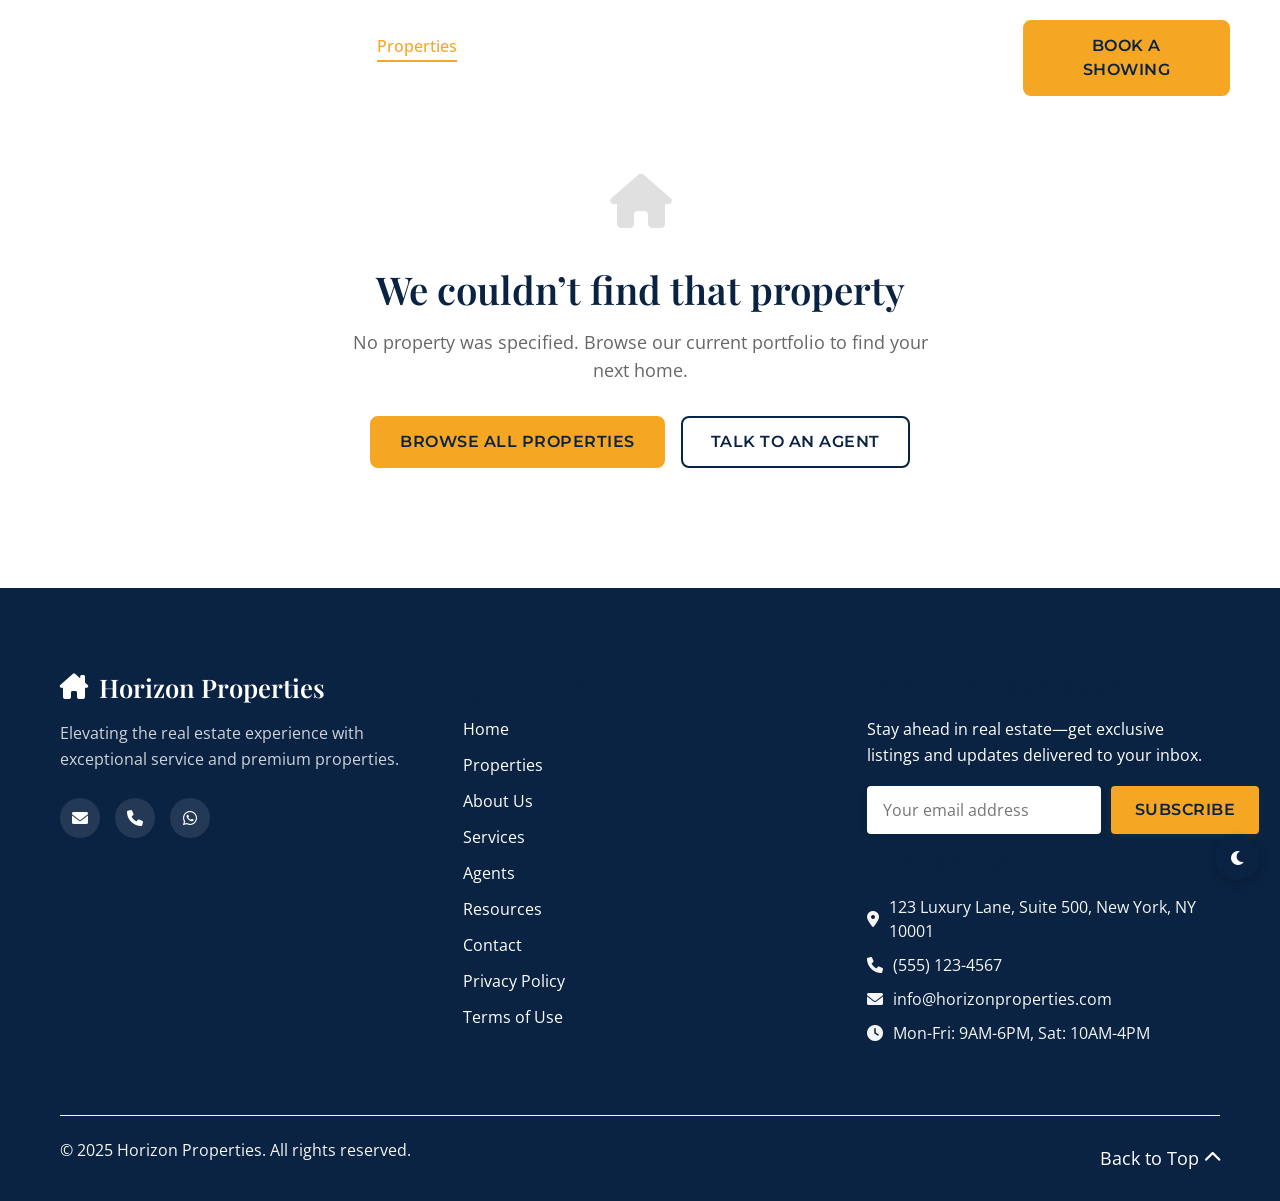
<file: property-single.html>
<!DOCTYPE html>
<html lang="en">
<head>
    <meta charset="UTF-8">
    <meta name="viewport" content="width=device-width, initial-scale=1.0">
    <title>Property Details | Horizon Properties</title>
    <meta name="description" content="View full details, photography and key facts for this Horizon Properties listing, and contact the agent handling it.">

    <!-- SEO -->
    <link rel="canonical" href="https://horizonprop.netlify.app/property-single.html">
    <meta name="theme-color" content="#0A2342">

    <meta property="og:type" content="website">
    <meta property="og:site_name" content="Horizon Properties">
    <meta property="og:title" content="Property Details | Horizon Properties">
    <meta property="og:description" content="View full details, photography and key facts for this Horizon Properties listing, and contact the agent handling it.">
    <meta property="og:url" content="https://horizonprop.netlify.app/property-single.html">
    <meta property="og:image" content="https://horizonprop.netlify.app/assets/images/Luxury-Beachfront-Villa.webp">
    <meta property="og:image:alt" content="Horizon Properties luxury real estate">
    <meta property="og:locale" content="en_US">

    <meta name="twitter:card" content="summary_large_image">
    <meta name="twitter:title" content="Property Details | Horizon Properties">
    <meta name="twitter:description" content="View full details, photography and key facts for this Horizon Properties listing, and contact the agent handling it.">
    <meta name="twitter:image" content="https://horizonprop.netlify.app/assets/images/Luxury-Beachfront-Villa.webp">

    <script type="application/ld+json">
    {
        "@context": "https://schema.org",
        "@type": "BreadcrumbList",
        "itemListElement": [
            {
                "@type": "ListItem",
                "position": 1,
                "name": "Home",
                "item": "https://horizonprop.netlify.app/index.html"
            },
            {
                "@type": "ListItem",
                "position": 2,
                "name": "Properties",
                "item": "https://horizonprop.netlify.app/properties.html"
            }
        ]
    }
    </script>
    <!-- /SEO -->
    <link rel="icon" href="assets/images/favicon.svg" type="image/svg+xml">
    <link rel="preconnect" href="https://fonts.googleapis.com">
    <link rel="preconnect" href="https://cdnjs.cloudflare.com" crossorigin>
    <link rel="preconnect" href="https://fonts.gstatic.com" crossorigin>
    <link href="https://fonts.googleapis.com/css2?family=Playfair+Display:wght@400;500;600;700&family=Open+Sans:wght@300;400;600&family=Montserrat:wght@400;500;600;700&display=swap" rel="stylesheet">
    <link rel="stylesheet" href="https://cdnjs.cloudflare.com/ajax/libs/font-awesome/6.0.0/css/all.min.css">
    <link rel="stylesheet" href="css/reset.css">
    <link rel="stylesheet" href="css/styles.css">
    <link rel="stylesheet" href="css/property-single.css">
    <link rel="stylesheet" href="css/responsive.css">
</head>
<body>
    <a class="skip-link" href="#main-content">Skip to main content</a>
    <!-- Navigation Bar (reuse from index.html) -->
    <header class="navbar-container">
        <nav class="navbar">
            <div class="logo">
                <a href="index.html">
                    <i class="fa-solid fa-house-chimney" aria-hidden="true"></i>
                    <span>Horizon Properties</span>
                </a>
            </div>
            <ul class="nav-links">
                <li><a href="index.html">Home</a></li>
                <li><a href="properties.html" class="active">Properties</a></li>
                <li><a href="about.html">About Us</a></li>
                <li><a href="services.html">Services</a></li>
                <li><a href="agents.html">Agents</a></li>
                <li><a href="resources.html">Resources</a></li>
                <li><a href="contact.html">Contact</a></li>
            </ul>
            <div class="nav-cta">
                <span class="phone"><i class="fa-solid fa-phone" aria-hidden="true"></i> (555) 123-4567</span>
                <a href="contact.html" class="btn btn-primary">Book a Showing</a>
            </div>
            <button class="mobile-menu-toggle" type="button" aria-label="Open navigation menu" aria-expanded="false">
                <i class="fa-solid fa-bars" aria-hidden="true"></i>
            </button>
        </nav>
    </header>

    <main id="main-content" tabindex="-1">
        <!-- Rendered by js/main.js from the ?id= query parameter.
             One template serves every listing in js/properties-data.js. -->
        <div id="propertyDetail" class="property-detail-root"></div>

        <noscript>
            <section class="property-noscript">
                <div class="container">
                    <h1>Property details</h1>
                    <p>This page needs JavaScript to show an individual listing. You can still browse our full portfolio:</p>
                    <ul>
                    <li><a href="properties.html">Luxury Beachfront Villa — 123 Oceanview Dr, Malibu, CA</a></li>
                    <li><a href="properties.html">Modern Downtown Penthouse — 789 Skyline Ave, New York, NY</a></li>
                    <li><a href="properties.html">Classic Suburban Estate — 456 Maple Lane, Greenwich, CT</a></li>
                    <li><a href="properties.html">Mountain View Retreat — 890 Highland Rd, Aspen, CO</a></li>
                    <li><a href="properties.html">Urban Loft Apartment — 567 Brick Lane, Chicago, IL</a></li>
                    <li><a href="properties.html">Waterfront Contemporary Home — 234 Harbor Dr, Miami, FL</a></li>
                    <li><a href="properties.html">Elegant City Townhouse — 781 Park Avenue, Boston, MA</a></li>
                    <li><a href="properties.html">Modernist Desert Home — 442 Canyon View, Palm Springs, CA</a></li>
                    <li><a href="properties.html">Lakeside Family Home — 156 Shoreline Dr, Lake Tahoe, NV</a></li>
                    </ul>
                    <p><a class="btn btn-primary" href="properties.html">View all properties</a></p>
                </div>
            </section>
        </noscript>
    </main>

    <!-- Footer (reuse from index.html) -->
    <footer class="footer">
        <h2 class="visually-hidden">Footer</h2>
        <div class="container">
            <div class="footer-content">
                <div class="footer-column">
                    <div class="footer-logo">
                        <i class="fa-solid fa-house-chimney" aria-hidden="true"></i>
                        <span>Horizon Properties</span>
                    </div>
                    <p class="footer-tagline">Elevating the real estate experience with exceptional service and premium properties.</p>
                    <!-- No public social accounts yet. When they exist, swap these for
                             <a href="https://..." target="_blank" rel="noopener"> links. -->
                        <div class="social-icons">
                            <a href="mailto:info@horizonproperties.com" aria-label="Email Horizon Properties" title="Email us"><i class="fa-solid fa-envelope" aria-hidden="true"></i></a>
                            <a href="tel:+15551234567" aria-label="Call Horizon Properties" title="Call us"><i class="fa-solid fa-phone" aria-hidden="true"></i></a>
                            <a href="https://wa.me/15551234567" target="_blank" rel="noopener" aria-label="Message Horizon Properties on WhatsApp" title="WhatsApp"><i class="fa-brands fa-whatsapp" aria-hidden="true"></i></a>
                        </div>
                </div>
                
                <div class="footer-column">
                    <h3>Quick Links</h3>
                    <ul class="footer-links">
                        <li><a href="index.html">Home</a></li>
                        <li><a href="properties.html">Properties</a></li>
                        <li><a href="about.html">About Us</a></li>
                        <li><a href="services.html">Services</a></li>
                        <li><a href="agents.html">Agents</a></li>
                        <li><a href="resources.html">Resources</a></li>
                        <li><a href="contact.html">Contact</a></li>
                        <li><a href="privacy.html">Privacy Policy</a></li>
                        <li><a href="terms.html">Terms of Use</a></li>
                    </ul>
                </div>
                
                <div class="footer-column">
                    <h3>Join Our Newsletter</h3>
                    <p>Stay ahead in real estate—get exclusive listings and updates delivered to your inbox.</p>
                    <form class="newsletter-form" name="newsletter" method="POST" data-netlify="true" netlify-honeypot="newsletter-bot" aria-label="Newsletter Signup" role="form" autocomplete="off" novalidate>
                        <input type="hidden" name="form-name" value="newsletter">
                        <p class="hidden-field"><label>Skip this field:<input name="newsletter-bot" tabindex="-1" autocomplete="off" aria-hidden="true" aria-label="Spam protection"></label></p>
                        <label for="newsletter-email" class="visually-hidden">Email address</label>
                        <input type="email" id="newsletter-email" name="email" placeholder="Your email address" required aria-required="true" aria-label="Email address">
                        <button type="submit" class="btn btn-primary" aria-label="Subscribe to newsletter">Subscribe</button>
                        <div class="newsletter-feedback" aria-live="polite"></div>
                    </form>
                    <h3>Contact Us</h3>
                    <ul class="contact-info">
                        <li><i class="fa-solid fa-location-dot" aria-hidden="true"></i> 123 Luxury Lane, Suite 500, New York, NY 10001</li>
                        <li><i class="fa-solid fa-phone" aria-hidden="true"></i> (555) 123-4567</li>
                        <li><i class="fa-solid fa-envelope" aria-hidden="true"></i> info@horizonproperties.com</li>
                        <li><i class="fa-solid fa-clock" aria-hidden="true"></i> Mon-Fri: 9AM-6PM, Sat: 10AM-4PM</li>
                    </ul>
                </div>
            </div>
            <div class="footer-bottom">
                <p>&copy; 2025 Horizon Properties. All rights reserved.</p>
                <a href="#" class="back-to-top">Back to Top <i class="fa-solid fa-chevron-up" aria-hidden="true"></i></a>
            </div>
        </div>
    </footer>
    <div class="dark-mode-toggle">
        <i class="fa-solid fa-moon" aria-hidden="true"></i>
    </div>
    <script src="js/properties-data.js"></script>
    <script src="js/main.js"></script>
</body>
</html>
</file>
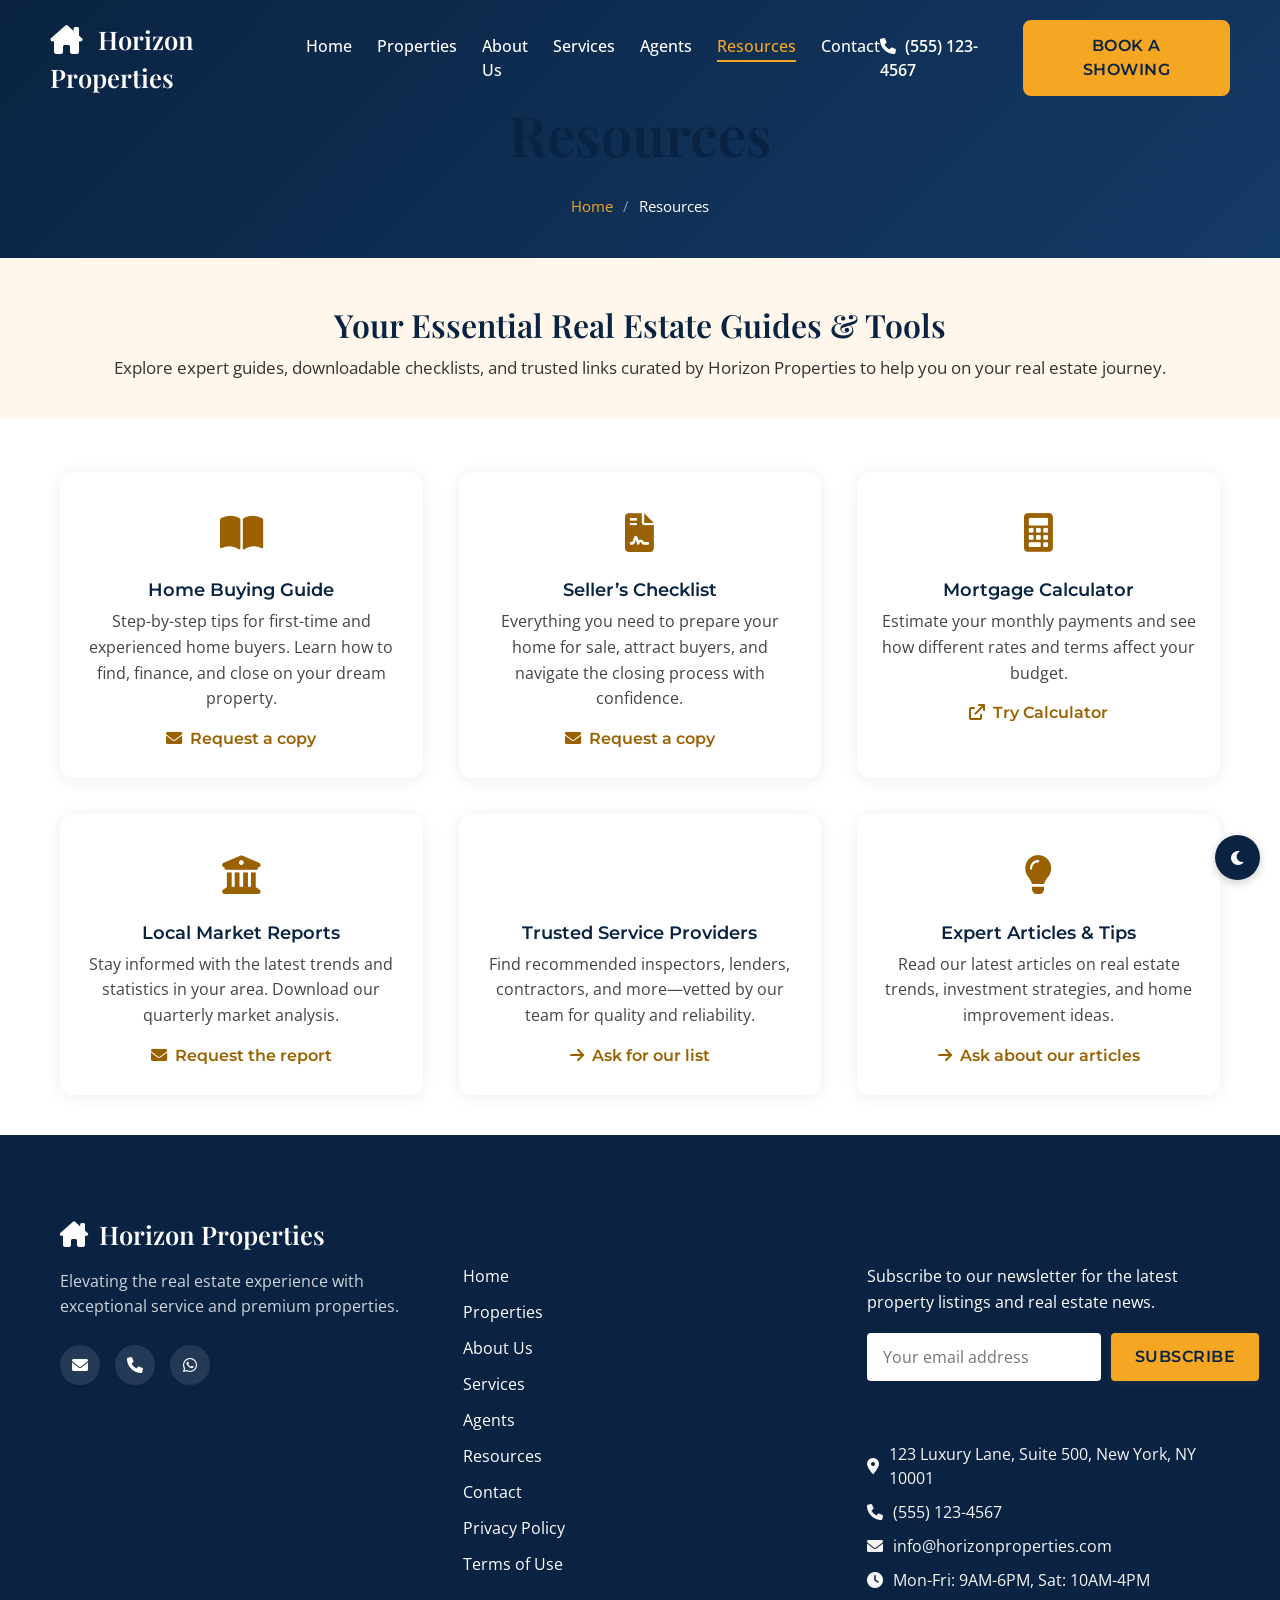
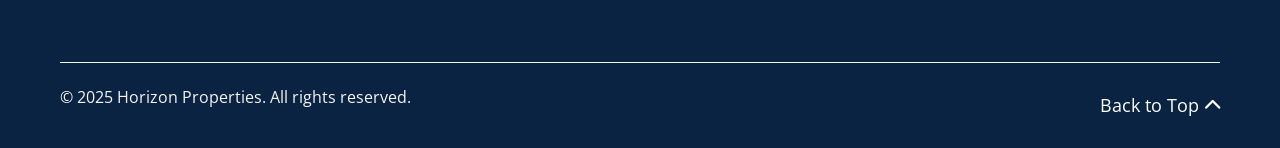
<file: resources.html>
<!DOCTYPE html>
<html lang="en">
<head>
    <meta charset="UTF-8">
    <meta name="viewport" content="width=device-width, initial-scale=1.0">
    <title>Buyer & Seller Resources | Horizon Properties</title>
    <meta name="description" content="Guides, checklists and tools for buyers, sellers and investors, curated by the Horizon Properties team.">

    <!-- SEO -->
    <link rel="canonical" href="https://horizonprop.netlify.app/resources.html">
    <meta name="theme-color" content="#0A2342">

    <meta property="og:type" content="website">
    <meta property="og:site_name" content="Horizon Properties">
    <meta property="og:title" content="Buyer & Seller Resources | Horizon Properties">
    <meta property="og:description" content="Guides, checklists and tools for buyers, sellers and investors, curated by the Horizon Properties team.">
    <meta property="og:url" content="https://horizonprop.netlify.app/resources.html">
    <meta property="og:image" content="https://horizonprop.netlify.app/assets/images/company-founding.webp">
    <meta property="og:image:alt" content="Horizon Properties luxury real estate">
    <meta property="og:locale" content="en_US">

    <meta name="twitter:card" content="summary_large_image">
    <meta name="twitter:title" content="Buyer & Seller Resources | Horizon Properties">
    <meta name="twitter:description" content="Guides, checklists and tools for buyers, sellers and investors, curated by the Horizon Properties team.">
    <meta name="twitter:image" content="https://horizonprop.netlify.app/assets/images/company-founding.webp">

    <script type="application/ld+json">
    {
        "@context": "https://schema.org",
        "@type": "BreadcrumbList",
        "itemListElement": [
            {
                "@type": "ListItem",
                "position": 1,
                "name": "Home",
                "item": "https://horizonprop.netlify.app/index.html"
            },
            {
                "@type": "ListItem",
                "position": 2,
                "name": "Resources",
                "item": "https://horizonprop.netlify.app/resources.html"
            }
        ]
    }
    </script>
    <!-- /SEO -->
    <link rel="icon" href="assets/images/favicon.svg" type="image/svg+xml">
    <link rel="preconnect" href="https://fonts.googleapis.com">
    <link rel="preconnect" href="https://cdnjs.cloudflare.com" crossorigin>
    <link rel="preconnect" href="https://fonts.gstatic.com" crossorigin>
    <link href="https://fonts.googleapis.com/css2?family=Playfair+Display:wght@400;500;600;700&family=Open+Sans:wght@300;400;600&family=Montserrat:wght@400;500;600;700&display=swap" rel="stylesheet">
    <link rel="stylesheet" href="https://cdnjs.cloudflare.com/ajax/libs/font-awesome/6.0.0/css/all.min.css">
    <link rel="stylesheet" href="css/reset.css">
    <link rel="stylesheet" href="css/styles.css">
    <link rel="stylesheet" href="css/resources.css">
    <link rel="stylesheet" href="css/responsive.css">
</head>
<body>
    <a class="skip-link" href="#main-content">Skip to main content</a>
    <header class="navbar-container">
        <nav class="navbar">
            <div class="logo">
                <a href="index.html">
                    <i class="fa-solid fa-house-chimney" aria-hidden="true"></i>
                    <span>Horizon Properties</span>
                </a>
            </div>
            <ul class="nav-links">
                <li><a href="index.html">Home</a></li>
                <li><a href="properties.html">Properties</a></li>
                <li><a href="about.html">About Us</a></li>
                <li><a href="services.html">Services</a></li>
                <li><a href="agents.html">Agents</a></li>
                <li><a href="resources.html" class="active">Resources</a></li>
                <li><a href="contact.html">Contact</a></li>
            </ul>
            <div class="nav-cta">
                <span class="phone"><i class="fa-solid fa-phone" aria-hidden="true"></i> (555) 123-4567</span>
                <a href="contact.html" class="btn btn-primary">Book a Showing</a>
            </div>
            <button class="mobile-menu-toggle" type="button" aria-label="Open navigation menu" aria-expanded="false">
                <i class="fa-solid fa-bars" aria-hidden="true"></i>
            </button>
        </nav>
    </header>
    <main id="main-content" tabindex="-1">
        <section class="page-header resources-header">
            <div class="container">
                <div class="page-header-content">
                    <h1>Resources</h1>
                    <div class="breadcrumbs">
                        <a href="index.html">Home</a>
                        <span class="separator">/</span>
                        <span class="current">Resources</span>
                    </div>
                </div>
            </div>
        </section>

        <section class="resources-intro">
            <div class="container">
                <h2>Your Essential Real Estate Guides & Tools</h2>
                <p>Explore expert guides, downloadable checklists, and trusted links curated by Horizon Properties to help you on your real estate journey.</p>
            </div>
        </section>

        <section class="resources-main">
            <div class="container">
                <div class="resources-grid">
                    <!-- Resource Card 1 -->
                    <div class="resource-card">
                        <div class="resource-icon"><i class="fa-solid fa-book-open" aria-hidden="true"></i></div>
                        <h3>Home Buying Guide</h3>
                        <p>Step-by-step tips for first-time and experienced home buyers. Learn how to find, finance, and close on your dream property.</p>
                        <a href="contact.html?subject=general-inquiry" class="resource-link"><i class="fa-solid fa-envelope" aria-hidden="true"></i> Request a copy</a>
                    </div>
                    <!-- Resource Card 2 -->
                    <div class="resource-card">
                        <div class="resource-icon"><i class="fa-solid fa-file-contract" aria-hidden="true"></i></div>
                        <h3>Seller’s Checklist</h3>
                        <p>Everything you need to prepare your home for sale, attract buyers, and navigate the closing process with confidence.</p>
                        <a href="contact.html?subject=general-inquiry" class="resource-link"><i class="fa-solid fa-envelope" aria-hidden="true"></i> Request a copy</a>
                    </div>
                    <!-- Resource Card 3 -->
                    <div class="resource-card">
                        <div class="resource-icon"><i class="fa-solid fa-calculator" aria-hidden="true"></i></div>
                        <h3>Mortgage Calculator</h3>
                        <p>Estimate your monthly payments and see how different rates and terms affect your budget.</p>
                        <a href="https://www.mortgagecalculator.org/" class="resource-link" target="_blank" rel="noopener"><i class="fa-solid fa-arrow-up-right-from-square" aria-hidden="true"></i> Try Calculator</a>
                    </div>
                    <!-- Resource Card 4 -->
                    <div class="resource-card">
                        <div class="resource-icon"><i class="fa-solid fa-building-columns" aria-hidden="true"></i></div>
                        <h3>Local Market Reports</h3>
                        <p>Stay informed with the latest trends and statistics in your area. Download our quarterly market analysis.</p>
                        <a href="contact.html?subject=general-inquiry" class="resource-link"><i class="fa-solid fa-envelope" aria-hidden="true"></i> Request the report</a>
                    </div>
                    <!-- Resource Card 5 -->
                    <div class="resource-card">
                        <div class="resource-icon"><i class="fa-solid fa-people-group" aria-hidden="true"></i></div>
                        <h3>Trusted Service Providers</h3>
                        <p>Find recommended inspectors, lenders, contractors, and more—vetted by our team for quality and reliability.</p>
                        <a href="contact.html?subject=general-inquiry" class="resource-link"><i class="fa-solid fa-arrow-right" aria-hidden="true"></i> Ask for our list</a>
                    </div>
                    <!-- Resource Card 6 -->
                    <div class="resource-card">
                        <div class="resource-icon"><i class="fa-solid fa-lightbulb" aria-hidden="true"></i></div>
                        <h3>Expert Articles & Tips</h3>
                        <p>Read our latest articles on real estate trends, investment strategies, and home improvement ideas.</p>
                        <a href="contact.html?subject=general-inquiry" class="resource-link"><i class="fa-solid fa-arrow-right" aria-hidden="true"></i> Ask about our articles</a>
                    </div>
                </div>
            </div>
        </section>
    </main>
    <!-- Footer -->
    <footer class="footer">
        <div class="container">
            <div class="footer-content">
                <div class="footer-column">
                    <div class="footer-logo">
                        <i class="fa-solid fa-house-chimney" aria-hidden="true"></i>
                        <span>Horizon Properties</span>
                    </div>
                    <p class="footer-tagline">Elevating the real estate experience with exceptional service and premium properties.</p>
                    <!-- No public social accounts yet. When they exist, swap these for
                             <a href="https://..." target="_blank" rel="noopener"> links. -->
                        <div class="social-icons">
                            <a href="mailto:info@horizonproperties.com" aria-label="Email Horizon Properties" title="Email us"><i class="fa-solid fa-envelope" aria-hidden="true"></i></a>
                            <a href="tel:+15551234567" aria-label="Call Horizon Properties" title="Call us"><i class="fa-solid fa-phone" aria-hidden="true"></i></a>
                            <a href="https://wa.me/15551234567" target="_blank" rel="noopener" aria-label="Message Horizon Properties on WhatsApp" title="WhatsApp"><i class="fa-brands fa-whatsapp" aria-hidden="true"></i></a>
                        </div>
                </div>
                
                <div class="footer-column">
                    <h3>Quick Links</h3>
                    <ul class="footer-links">
                        <li><a href="index.html">Home</a></li>
                        <li><a href="properties.html">Properties</a></li>
                        <li><a href="about.html">About Us</a></li>
                        <li><a href="services.html">Services</a></li>
                        <li><a href="agents.html">Agents</a></li>
                        <li><a href="resources.html">Resources</a></li>
                        <li><a href="contact.html">Contact</a></li>
                        <li><a href="privacy.html">Privacy Policy</a></li>
                        <li><a href="terms.html">Terms of Use</a></li>
                    </ul>
                </div>
                
                <div class="footer-column">
                    <h3>Newsletter</h3>
                    <p>Subscribe to our newsletter for the latest property listings and real estate news.</p>
                    <form class="newsletter-form" name="newsletter" method="POST" data-netlify="true" netlify-honeypot="newsletter-bot">
                        <input type="hidden" name="form-name" value="newsletter">
                        <p class="hidden-field"><label>Skip this field:<input name="newsletter-bot" tabindex="-1" autocomplete="off" aria-hidden="true" aria-label="Spam protection"></label></p>
                        <label class="visually-hidden" for="newsletter-email">Email address</label>
                        <input type="email" id="newsletter-email" name="email" placeholder="Your email address" required>
                        <button type="submit" class="btn btn-primary">Subscribe</button>
                    </form>
                    
                    <h3>Contact Us</h3>
                    <ul class="contact-info">
                        <li><i class="fa-solid fa-location-dot" aria-hidden="true"></i> 123 Luxury Lane, Suite 500, New York, NY 10001</li>
                        <li><i class="fa-solid fa-phone" aria-hidden="true"></i> (555) 123-4567</li>
                        <li><i class="fa-solid fa-envelope" aria-hidden="true"></i> info@horizonproperties.com</li>
                        <li><i class="fa-solid fa-clock" aria-hidden="true"></i> Mon-Fri: 9AM-6PM, Sat: 10AM-4PM</li>
                    </ul>
                </div>
            </div>
            
            <div class="footer-bottom">
                <p>&copy; 2025 Horizon Properties. All rights reserved.</p>
                <a href="#" class="back-to-top">Back to Top <i class="fa-solid fa-chevron-up" aria-hidden="true"></i></a>
            </div>
        </div>
    </footer>

    <!-- Dark Mode Toggle -->
    <div class="dark-mode-toggle">
        <i class="fa-solid fa-moon" aria-hidden="true"></i>
    </div>

    <script src="js/main.js"></script>
</body>
</html>
</file>
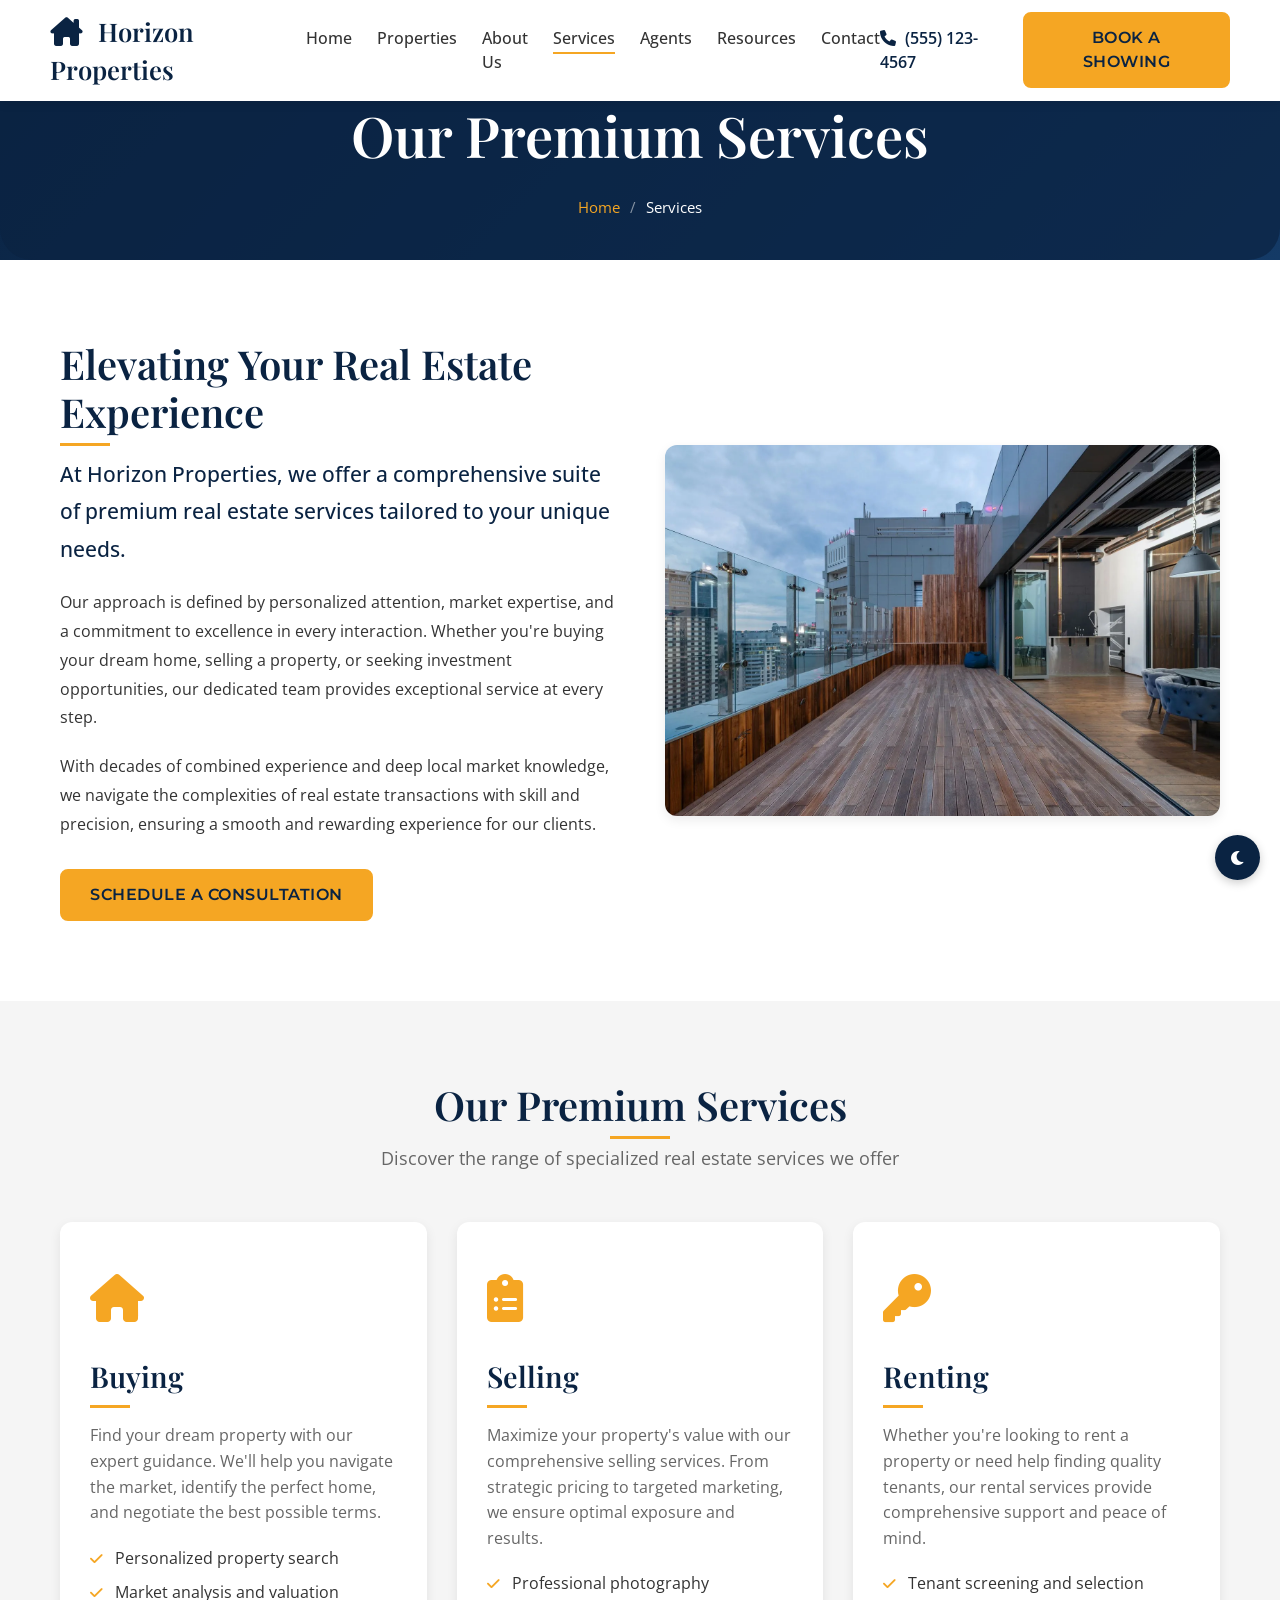
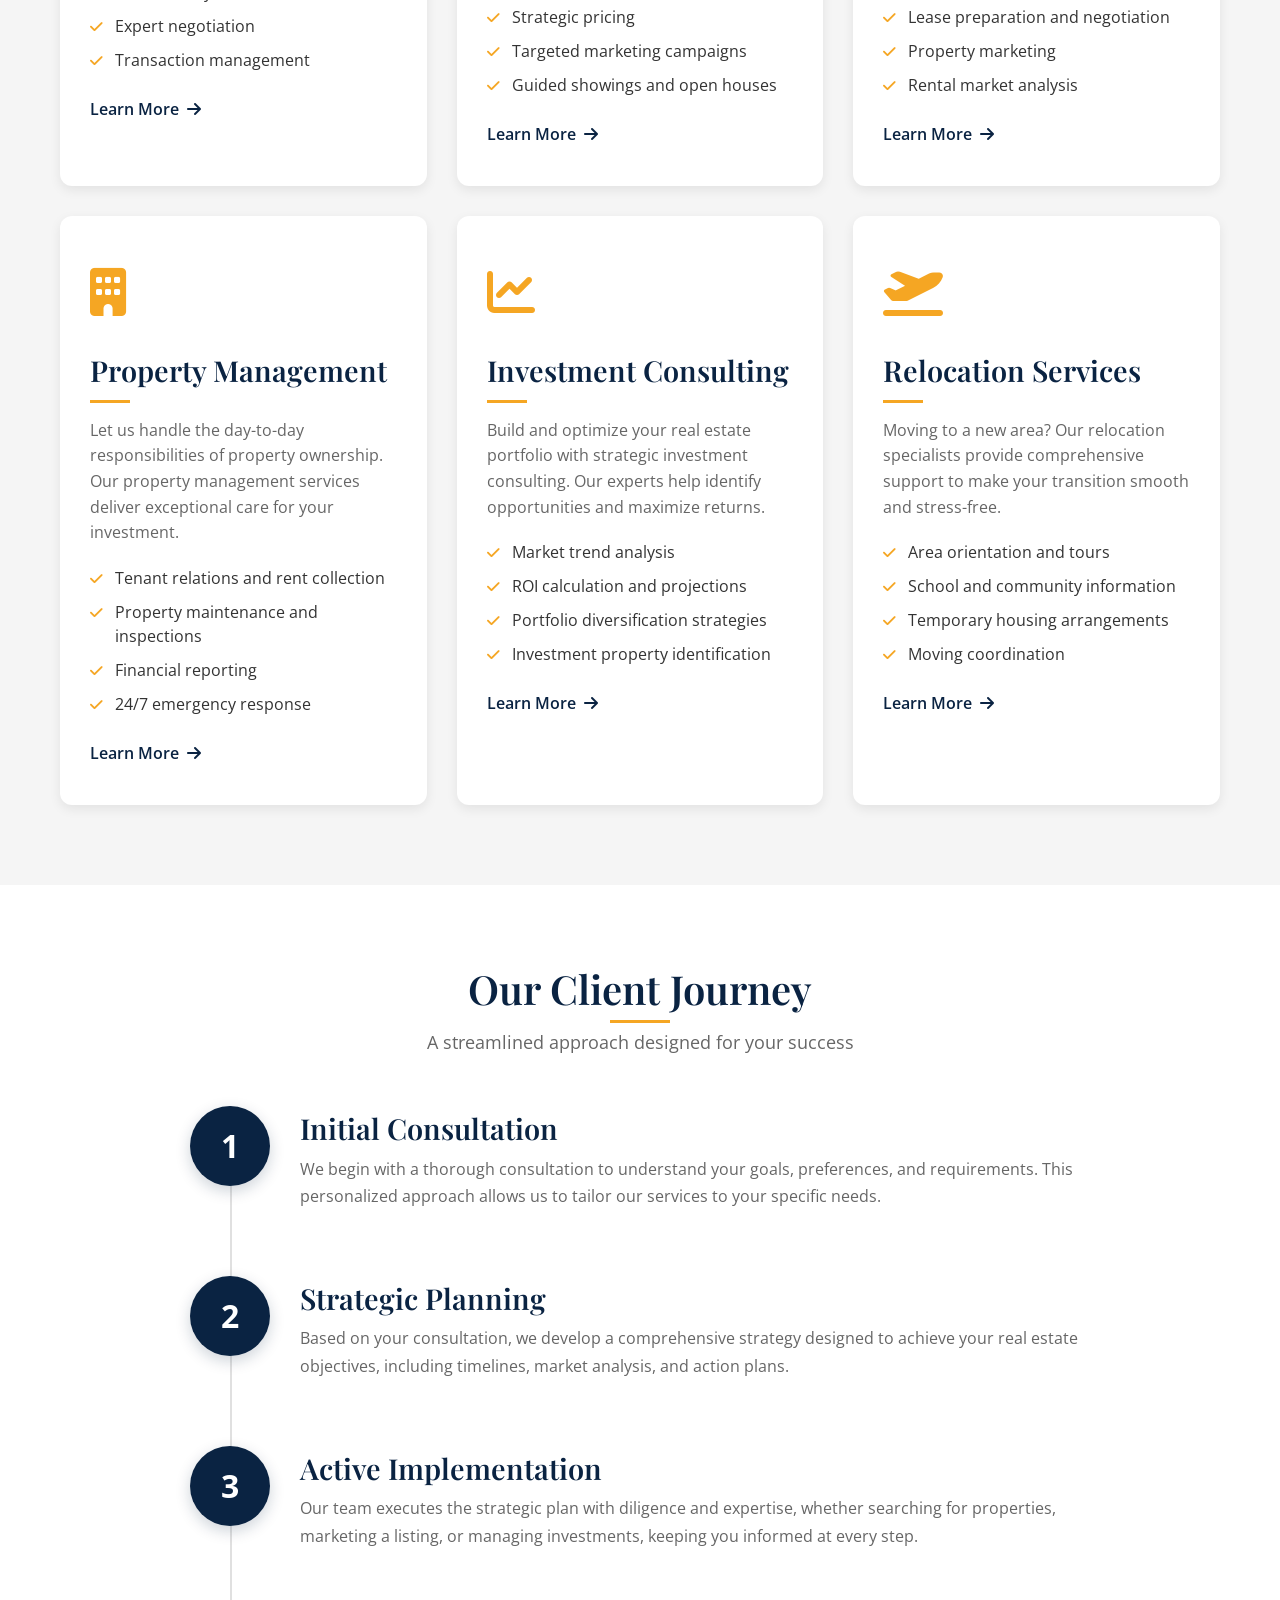
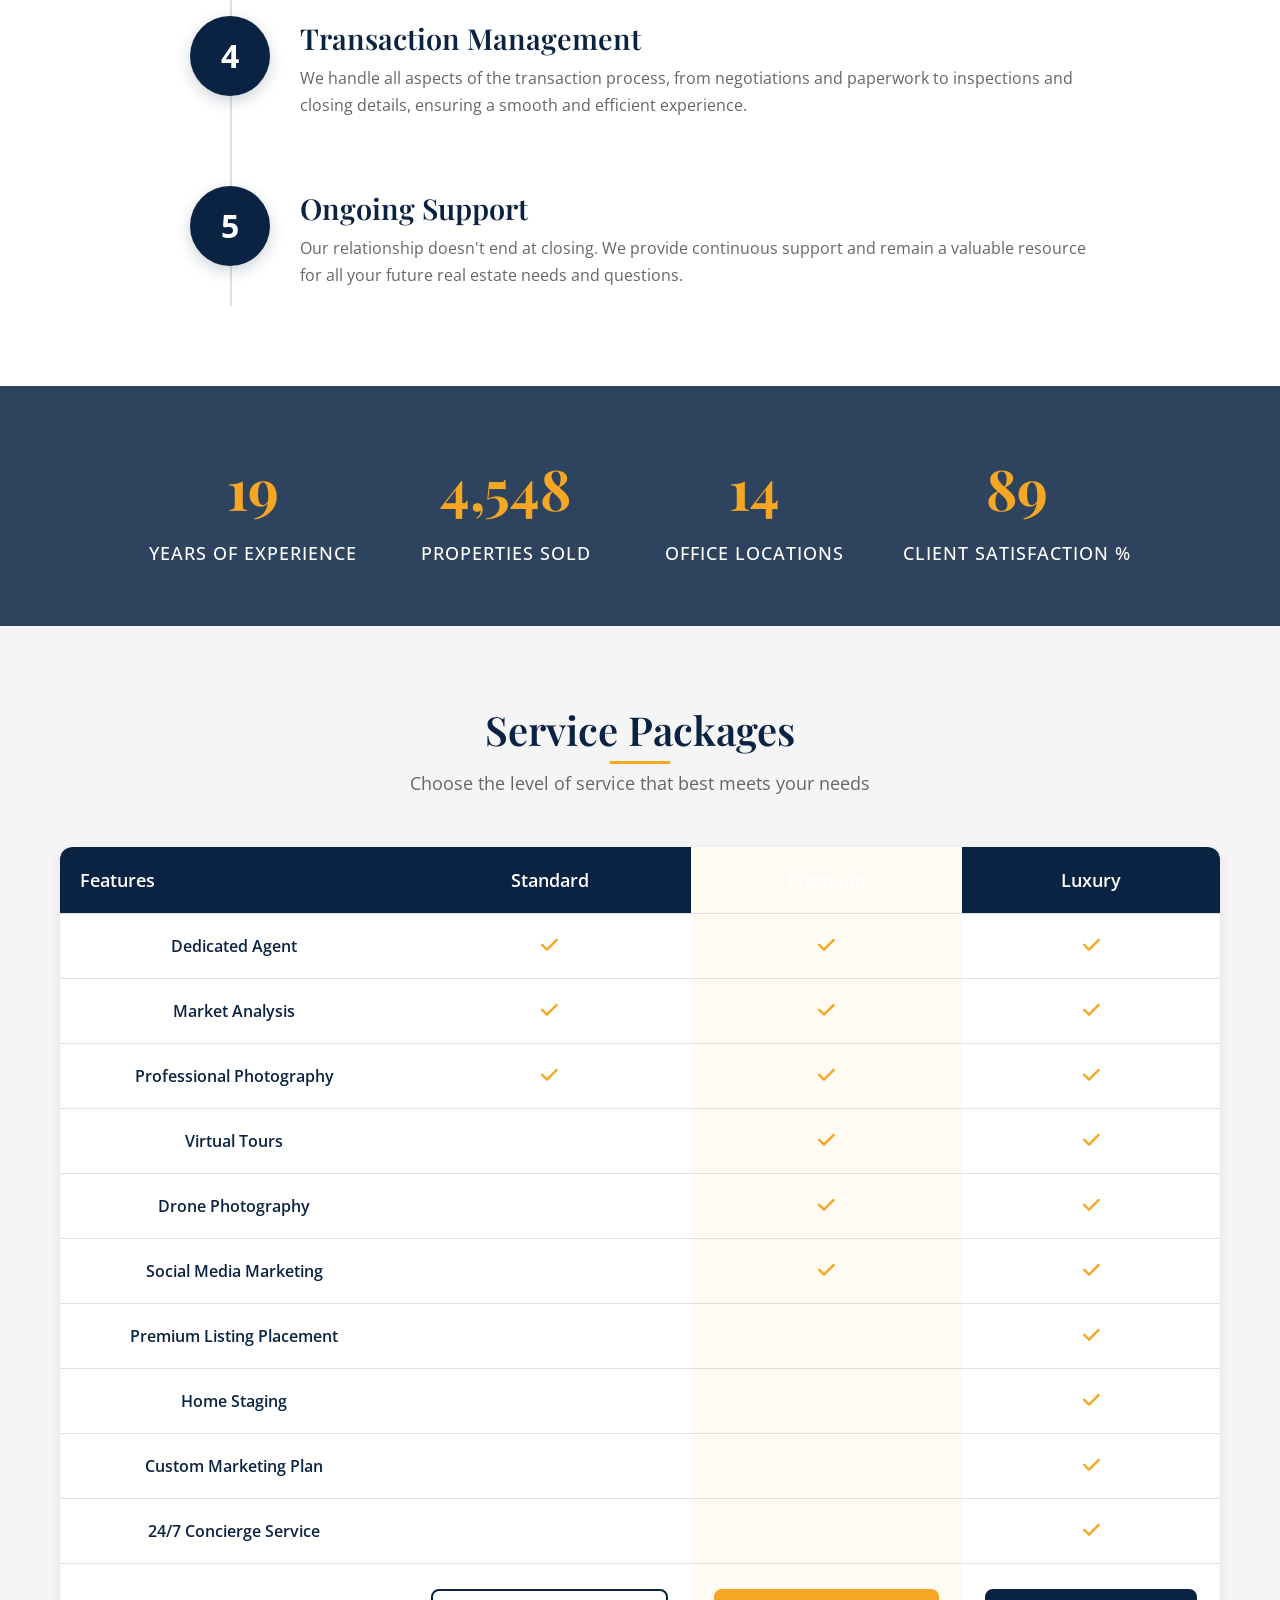
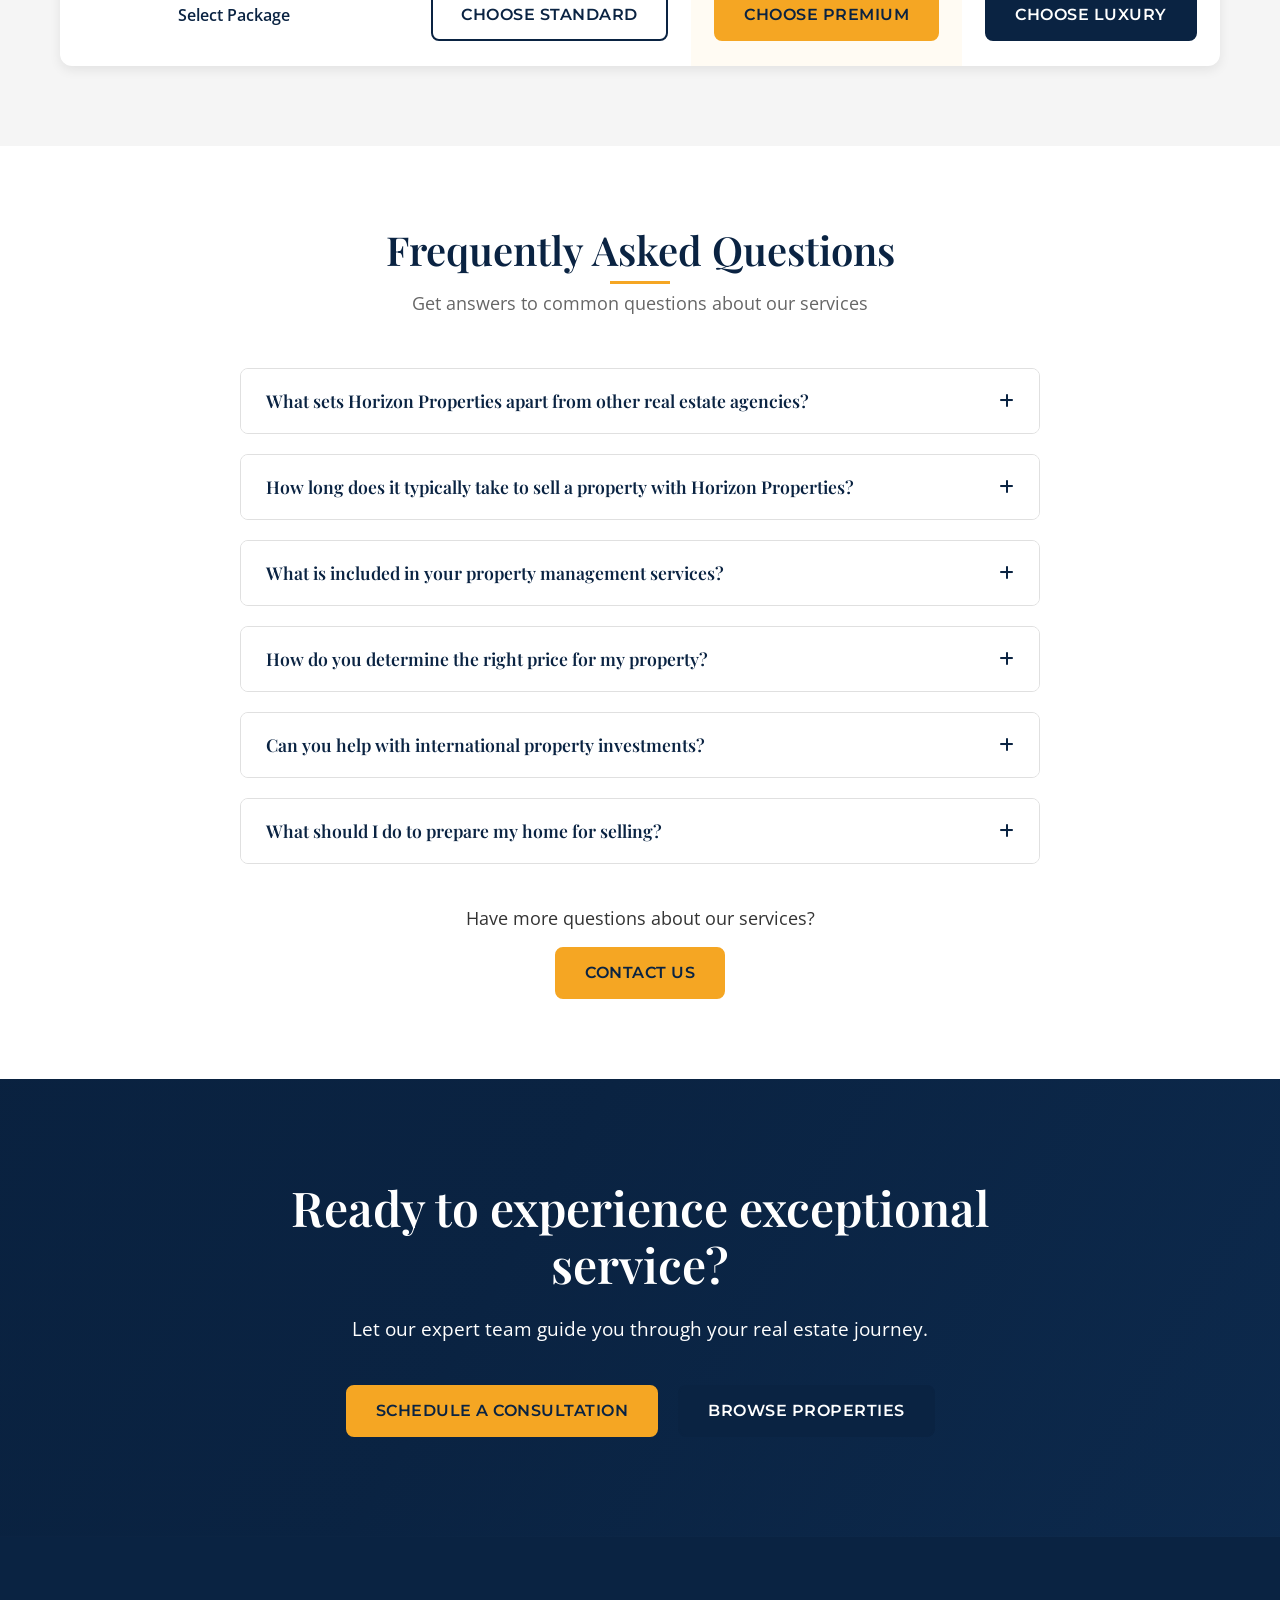
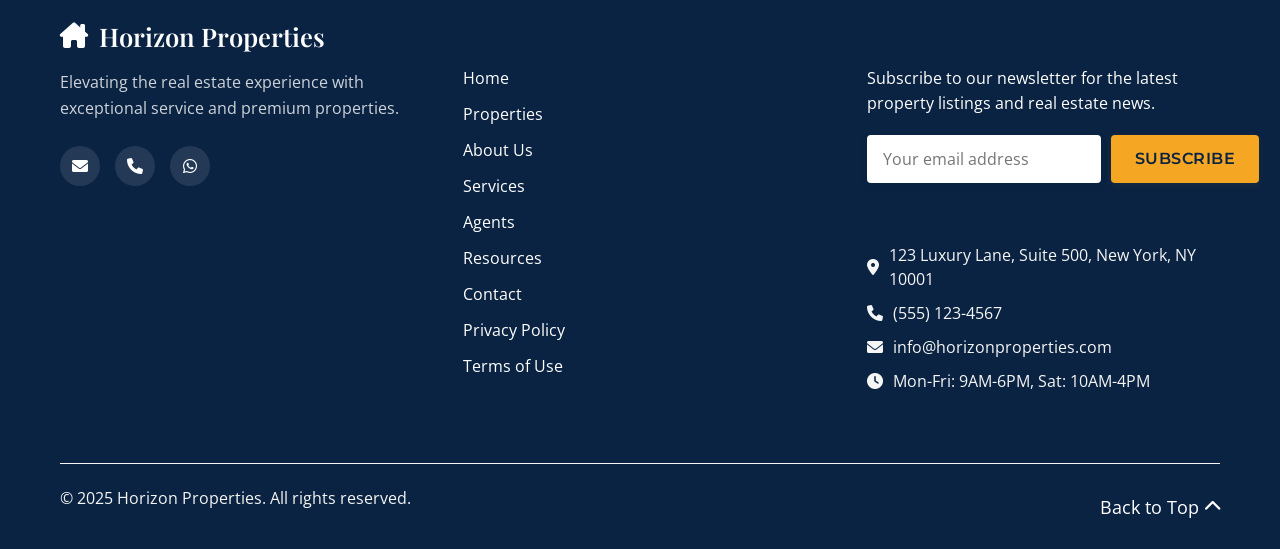
<file: services.html>
<!DOCTYPE html>
<html lang="en">
<head>
    <meta charset="UTF-8">
    <meta name="viewport" content="width=device-width, initial-scale=1.0">
    <title>Our Services | Horizon Properties</title>
    <meta name="description" content="Buying, selling, renting, property management, investment consulting and relocation services from a dedicated luxury real estate team.">

    <!-- SEO -->
    <link rel="canonical" href="https://horizonprop.netlify.app/services.html">
    <meta name="theme-color" content="#0A2342">

    <meta property="og:type" content="website">
    <meta property="og:site_name" content="Horizon Properties">
    <meta property="og:title" content="Our Services | Horizon Properties">
    <meta property="og:description" content="Buying, selling, renting, property management, investment consulting and relocation services from a dedicated luxury real estate team.">
    <meta property="og:url" content="https://horizonprop.netlify.app/services.html">
    <meta property="og:image" content="https://horizonprop.netlify.app/assets/images/Modern-Downtown-Penthouse.webp">
    <meta property="og:image:alt" content="Horizon Properties luxury real estate">
    <meta property="og:locale" content="en_US">

    <meta name="twitter:card" content="summary_large_image">
    <meta name="twitter:title" content="Our Services | Horizon Properties">
    <meta name="twitter:description" content="Buying, selling, renting, property management, investment consulting and relocation services from a dedicated luxury real estate team.">
    <meta name="twitter:image" content="https://horizonprop.netlify.app/assets/images/Modern-Downtown-Penthouse.webp">

    <script type="application/ld+json">
    {
        "@context": "https://schema.org",
        "@type": "BreadcrumbList",
        "itemListElement": [
            {
                "@type": "ListItem",
                "position": 1,
                "name": "Home",
                "item": "https://horizonprop.netlify.app/index.html"
            },
            {
                "@type": "ListItem",
                "position": 2,
                "name": "Services",
                "item": "https://horizonprop.netlify.app/services.html"
            }
        ]
    }
    </script>
    <!-- /SEO -->
    
    <!-- Favicon -->
    <link rel="icon" href="assets/images/favicon.svg" type="image/svg+xml">
    
    <!-- Google Fonts -->
    <link rel="preconnect" href="https://fonts.googleapis.com">
    <link rel="preconnect" href="https://cdnjs.cloudflare.com" crossorigin>
    <link rel="preconnect" href="https://fonts.gstatic.com" crossorigin>
    <link href="https://fonts.googleapis.com/css2?family=Playfair+Display:wght@400;500;600;700&family=Open+Sans:wght@300;400;600&family=Montserrat:wght@400;500;600;700&display=swap" rel="stylesheet">
    
    <!-- Font Awesome Icons -->
    <link rel="stylesheet" href="https://cdnjs.cloudflare.com/ajax/libs/font-awesome/6.0.0/css/all.min.css">
    
    <!-- Custom CSS -->
    <link rel="stylesheet" href="css/reset.css">
    <link rel="stylesheet" href="css/styles.css">
    <link rel="stylesheet" href="css/services.css">
    <link rel="stylesheet" href="css/responsive.css">
</head>
<body>
    <a class="skip-link" href="#main-content">Skip to main content</a>
    <!-- Navigation Bar -->
    <header class="navbar-container scrolled">
        <nav class="navbar">
            <div class="logo">
                <a href="index.html">
                    <i class="fa-solid fa-house-chimney" aria-hidden="true"></i>
                    <span>Horizon Properties</span>
                </a>
            </div>
            
            <ul class="nav-links">
                <li><a href="index.html">Home</a></li>
                <li><a href="properties.html">Properties</a></li>
                <li><a href="about.html">About Us</a></li>
                <li><a href="services.html" class="active">Services</a></li>
                <li><a href="agents.html">Agents</a></li>
                <li><a href="resources.html">Resources</a></li>
                <li><a href="contact.html">Contact</a></li>
            </ul>
            
            <div class="nav-cta">
                <span class="phone"><i class="fa-solid fa-phone" aria-hidden="true"></i> (555) 123-4567</span>
                <a href="contact.html" class="btn btn-primary">Book a Showing</a>
            </div>
            
            <button class="mobile-menu-toggle" type="button" aria-label="Open navigation menu" aria-expanded="false">
                <i class="fa-solid fa-bars" aria-hidden="true"></i>
            </button>
        </nav>
    </header>

    <main id="main-content" tabindex="-1">
        <!-- Page Header -->
        <section class="page-header services-header">
            <div class="container">
                <div class="page-header-content">
                    <h1>Our Premium Services</h1>
                    <div class="breadcrumbs">
                        <a href="index.html">Home</a>
                        <span class="separator">/</span>
                        <span class="current">Services</span>
                    </div>
                </div>
            </div>
        </section>

        <!-- Services Overview -->
        <section class="services-overview">
            <div class="container">
                <div class="overview-content">
                    <div class="overview-text">
                        <h2>Elevating Your Real Estate Experience</h2>
                        <p class="lead">At Horizon Properties, we offer a comprehensive suite of premium real estate services tailored to your unique needs.</p>
                        <p>Our approach is defined by personalized attention, market expertise, and a commitment to excellence in every interaction. Whether you're buying your dream home, selling a property, or seeking investment opportunities, our dedicated team provides exceptional service at every step.</p>
                        <p>With decades of combined experience and deep local market knowledge, we navigate the complexities of real estate transactions with skill and precision, ensuring a smooth and rewarding experience for our clients.</p>
                        <a href="contact.html" class="btn btn-primary">Schedule a Consultation</a>
                    </div>
                    <div class="overview-image">
                        <img src="assets/images/Modern-Downtown-Penthouse.webp" alt="Interior of a Horizon Properties listing" width="800" height="600" loading="eager" fetchpriority="high" decoding="async">
                    </div>
                </div>
            </div>
        </section>

        <!-- Services Grid -->
        <section class="services-grid-section">
            <div class="container">
                <div class="section-header">
                    <h2>Our Premium Services</h2>
                    <p>Discover the range of specialized real estate services we offer</p>
                </div>
                
                <div class="services-grid">
                    <!-- Service 1: Buying -->
                    <div class="service-card">
                        <div class="service-icon">
                            <!-- fa-house-circle-check is not free in v6.0.0, replaced with fa-house -->
<i class="fa-solid fa-house" aria-hidden="true"></i>
                        </div>
                        <h3>Buying</h3>
                        <p>Find your dream property with our expert guidance. We'll help you navigate the market, identify the perfect home, and negotiate the best possible terms.</p>
                        <ul class="service-features">
                            <li>Personalized property search</li>
                            <li>Market analysis and valuation</li>
                            <li>Expert negotiation</li>
                            <li>Transaction management</li>
                        </ul>
                        <a href="#buying" class="service-link">Learn More <i class="fa-solid fa-arrow-right" aria-hidden="true"></i></a>
                    </div>
                    
                    <!-- Service 2: Selling -->
                    <div class="service-card">
                        <div class="service-icon">
                            <i class="fa-solid fa-clipboard-list" aria-hidden="true"></i>
                        </div>
                        <h3>Selling</h3>
                        <p>Maximize your property's value with our comprehensive selling services. From strategic pricing to targeted marketing, we ensure optimal exposure and results.</p>
                        <ul class="service-features">
                            <li>Professional photography</li>
                            <li>Strategic pricing</li>
                            <li>Targeted marketing campaigns</li>
                            <li>Guided showings and open houses</li>
                        </ul>
                        <a href="#selling" class="service-link">Learn More <i class="fa-solid fa-arrow-right" aria-hidden="true"></i></a>
                    </div>
                    
                    <!-- Service 3: Renting -->
                    <div class="service-card">
                        <div class="service-icon">
                            <i class="fa-solid fa-key" aria-hidden="true"></i>
                        </div>
                        <h3>Renting</h3>
                        <p>Whether you're looking to rent a property or need help finding quality tenants, our rental services provide comprehensive support and peace of mind.</p>
                        <ul class="service-features">
                            <li>Tenant screening and selection</li>
                            <li>Lease preparation and negotiation</li>
                            <li>Property marketing</li>
                            <li>Rental market analysis</li>
                        </ul>
                        <a href="#renting" class="service-link">Learn More <i class="fa-solid fa-arrow-right" aria-hidden="true"></i></a>
                    </div>
                    
                    <!-- Service 4: Property Management -->
                    <div class="service-card">
                        <div class="service-icon">
                            <!-- fa-building-user is not free in v6.0.0, replaced with fa-building -->
<i class="fa-solid fa-building" aria-hidden="true"></i>
                        </div>
                        <h3>Property Management</h3>
                        <p>Let us handle the day-to-day responsibilities of property ownership. Our property management services deliver exceptional care for your investment.</p>
                        <ul class="service-features">
                            <li>Tenant relations and rent collection</li>
                            <li>Property maintenance and inspections</li>
                            <li>Financial reporting</li>
                            <li>24/7 emergency response</li>
                        </ul>
                        <a href="#property-management" class="service-link">Learn More <i class="fa-solid fa-arrow-right" aria-hidden="true"></i></a>
                    </div>
                    
                    <!-- Service 5: Investment Consulting -->
                    <div class="service-card">
                        <div class="service-icon">
                            <i class="fa-solid fa-chart-line" aria-hidden="true"></i>
                        </div>
                        <h3>Investment Consulting</h3>
                        <p>Build and optimize your real estate portfolio with strategic investment consulting. Our experts help identify opportunities and maximize returns.</p>
                        <ul class="service-features">
                            <li>Market trend analysis</li>
                            <li>ROI calculation and projections</li>
                            <li>Portfolio diversification strategies</li>
                            <li>Investment property identification</li>
                        </ul>
                        <a href="#investment-consulting" class="service-link">Learn More <i class="fa-solid fa-arrow-right" aria-hidden="true"></i></a>
                    </div>
                    
                    <!-- Service 6: Relocation Services -->
                    <div class="service-card">
                        <div class="service-icon">
                            <i class="fa-solid fa-plane-departure" aria-hidden="true"></i>
                        </div>
                        <h3>Relocation Services</h3>
                        <p>Moving to a new area? Our relocation specialists provide comprehensive support to make your transition smooth and stress-free.</p>
                        <ul class="service-features">
                            <li>Area orientation and tours</li>
                            <li>School and community information</li>
                            <li>Temporary housing arrangements</li>
                            <li>Moving coordination</li>
                        </ul>
                        <a href="#relocation" class="service-link">Learn More <i class="fa-solid fa-arrow-right" aria-hidden="true"></i></a>
                    </div>
                </div>
            </div>
        </section>

        <!-- Client Process Section -->
        <section class="process-section" id="client-process">
            <div class="container">
                <div class="section-header">
                    <h2>Our Client Journey</h2>
                    <p>A streamlined approach designed for your success</p>
                </div>
                
                <div class="process-steps">
                    <div class="process-step">
                        <div class="step-number">1</div>
                        <div class="step-content">
                            <h3>Initial Consultation</h3>
                            <p>We begin with a thorough consultation to understand your goals, preferences, and requirements. This personalized approach allows us to tailor our services to your specific needs.</p>
                        </div>
                    </div>
                    
                    <div class="process-step">
                        <div class="step-number">2</div>
                        <div class="step-content">
                            <h3>Strategic Planning</h3>
                            <p>Based on your consultation, we develop a comprehensive strategy designed to achieve your real estate objectives, including timelines, market analysis, and action plans.</p>
                        </div>
                    </div>
                    
                    <div class="process-step">
                        <div class="step-number">3</div>
                        <div class="step-content">
                            <h3>Active Implementation</h3>
                            <p>Our team executes the strategic plan with diligence and expertise, whether searching for properties, marketing a listing, or managing investments, keeping you informed at every step.</p>
                        </div>
                    </div>
                    
                    <div class="process-step">
                        <div class="step-number">4</div>
                        <div class="step-content">
                            <h3>Transaction Management</h3>
                            <p>We handle all aspects of the transaction process, from negotiations and paperwork to inspections and closing details, ensuring a smooth and efficient experience.</p>
                        </div>
                    </div>
                    
                    <div class="process-step">
                        <div class="step-number">5</div>
                        <div class="step-content">
                            <h3>Ongoing Support</h3>
                            <p>Our relationship doesn't end at closing. We provide continuous support and remain a valuable resource for all your future real estate needs and questions.</p>
                        </div>
                    </div>
                </div>
            </div>
        </section>

        <!-- Stats Counter Section -->
        <section class="stats-section">
            <div class="container">
                <div class="stats-container">
                    <div class="stat-item">
                        <div class="stat-number" data-count="20">0</div>
                        <div class="stat-label">Years of Experience</div>
                    </div>
                    
                    <div class="stat-item">
                        <div class="stat-number" data-count="5000">0</div>
                        <div class="stat-label">Properties Sold</div>
                    </div>
                    
                    <div class="stat-item">
                        <div class="stat-number" data-count="15">0</div>
                        <div class="stat-label">Office Locations</div>
                    </div>
                    
                    <div class="stat-item">
                        <div class="stat-number" data-count="98">0</div>
                        <div class="stat-label">Client Satisfaction %</div>
                    </div>
                </div>
            </div>
        </section>

        <!-- Service Comparison Table -->
        <section class="service-comparison">
            <div class="container">
                <div class="section-header">
                    <h2>Service Packages</h2>
                    <p>Choose the level of service that best meets your needs</p>
                </div>
                
                <div class="comparison-table-container">
                    <table class="comparison-table">
                        <thead>
                            <tr>
                                <th class="feature-header">Features</th>
                                <th>Standard</th>
                                <th>Premium</th>
                                <th>Luxury</th>
                            </tr>
                        </thead>
                        <tbody>
                            <tr>
                                <td class="feature-name">Dedicated Agent</td>
                                <td><i class="fa-solid fa-check" aria-hidden="true"></i></td>
                                <td><i class="fa-solid fa-check" aria-hidden="true"></i></td>
                                <td><i class="fa-solid fa-check" aria-hidden="true"></i></td>
                            </tr>
                            <tr>
                                <td class="feature-name">Market Analysis</td>
                                <td><i class="fa-solid fa-check" aria-hidden="true"></i></td>
                                <td><i class="fa-solid fa-check" aria-hidden="true"></i></td>
                                <td><i class="fa-solid fa-check" aria-hidden="true"></i></td>
                            </tr>
                            <tr>
                                <td class="feature-name">Professional Photography</td>
                                <td><i class="fa-solid fa-check" aria-hidden="true"></i></td>
                                <td><i class="fa-solid fa-check" aria-hidden="true"></i></td>
                                <td><i class="fa-solid fa-check" aria-hidden="true"></i></td>
                            </tr>
                            <tr>
                                <td class="feature-name">Virtual Tours</td>
                                <td></td>
                                <td><i class="fa-solid fa-check" aria-hidden="true"></i></td>
                                <td><i class="fa-solid fa-check" aria-hidden="true"></i></td>
                            </tr>
                            <tr>
                                <td class="feature-name">Drone Photography</td>
                                <td></td>
                                <td><i class="fa-solid fa-check" aria-hidden="true"></i></td>
                                <td><i class="fa-solid fa-check" aria-hidden="true"></i></td>
                            </tr>
                            <tr>
                                <td class="feature-name">Social Media Marketing</td>
                                <td></td>
                                <td><i class="fa-solid fa-check" aria-hidden="true"></i></td>
                                <td><i class="fa-solid fa-check" aria-hidden="true"></i></td>
                            </tr>
                            <tr>
                                <td class="feature-name">Premium Listing Placement</td>
                                <td></td>
                                <td></td>
                                <td><i class="fa-solid fa-check" aria-hidden="true"></i></td>
                            </tr>
                            <tr>
                                <td class="feature-name">Home Staging</td>
                                <td></td>
                                <td></td>
                                <td><i class="fa-solid fa-check" aria-hidden="true"></i></td>
                            </tr>
                            <tr>
                                <td class="feature-name">Custom Marketing Plan</td>
                                <td></td>
                                <td></td>
                                <td><i class="fa-solid fa-check" aria-hidden="true"></i></td>
                            </tr>
                            <tr>
                                <td class="feature-name">24/7 Concierge Service</td>
                                <td></td>
                                <td></td>
                                <td><i class="fa-solid fa-check" aria-hidden="true"></i></td>
                            </tr>
                        </tbody>
                        <tfoot>
                            <tr>
                                <td>Select Package</td>
                                <td><a href="contact.html" class="btn btn-outline">Choose Standard</a></td>
                                <td><a href="contact.html" class="btn btn-primary">Choose Premium</a></td>
                                <td><a href="contact.html" class="btn btn-secondary">Choose Luxury</a></td>
                            </tr>
                        </tfoot>
                    </table>
                </div>
            </div>
        </section>

        <!-- FAQ Section -->
        <section class="faq-section">
            <div class="container">
                <div class="section-header">
                    <h2>Frequently Asked Questions</h2>
                    <p>Get answers to common questions about our services</p>
                </div>
                
                <div class="faq-container">
                    <div class="faq-item">
                        <div class="faq-question">
                            <h3>What sets Horizon Properties apart from other real estate agencies?</h3>
                            <span class="faq-toggle"><i class="fa-solid fa-plus" aria-hidden="true"></i></span>
                        </div>
                        <div class="faq-answer">
                            <p>Horizon Properties distinguishes itself through our commitment to personalized service, deep market expertise, and luxury focus. Our agents have specialized knowledge in high-end properties and provide concierge-level service tailored to each client's unique needs. We leverage cutting-edge technology and marketing strategies while maintaining the personal touch that defines exceptional service.</p>
                        </div>
                    </div>
                    
                    <div class="faq-item">
                        <div class="faq-question">
                            <h3>How long does it typically take to sell a property with Horizon Properties?</h3>
                            <span class="faq-toggle"><i class="fa-solid fa-plus" aria-hidden="true"></i></span>
                        </div>
                        <div class="faq-answer">
                            <p>While market conditions vary, our premium properties typically sell within 30-60 days, compared to the market average of 90+ days. Our strategic pricing, professional marketing, and targeted exposure to qualified buyers help achieve faster sales without sacrificing value. During your initial consultation, we'll provide a more specific timeline based on your property's unique characteristics and current market conditions.</p>
                        </div>
                    </div>
                    
                    <div class="faq-item">
                        <div class="faq-question">
                            <h3>What is included in your property management services?</h3>
                            <span class="faq-toggle"><i class="fa-solid fa-plus" aria-hidden="true"></i></span>
                        </div>
                        <div class="faq-answer">
                            <p>Our comprehensive property management services include tenant screening and selection, rent collection, regular property inspections, maintenance coordination, financial reporting, and 24/7 emergency response. We handle all tenant communications and ensure legal compliance with local regulations. Property owners receive monthly statements and have access to our online portal for real-time updates on their investment.</p>
                        </div>
                    </div>
                    
                    <div class="faq-item">
                        <div class="faq-question">
                            <h3>How do you determine the right price for my property?</h3>
                            <span class="faq-toggle"><i class="fa-solid fa-plus" aria-hidden="true"></i></span>
                        </div>
                        <div class="faq-answer">
                            <p>We conduct a thorough Comparative Market Analysis (CMA) that evaluates recent sales of similar properties, current market conditions, your property's unique features, and location-specific factors. Our luxury market specialists are skilled in identifying the subtle details that add value to premium properties. We combine this analysis with our understanding of buyer psychology to recommend a strategic price that maximizes both value and market interest.</p>
                        </div>
                    </div>
                    
                    <div class="faq-item">
                        <div class="faq-question">
                            <h3>Can you help with international property investments?</h3>
                            <span class="faq-toggle"><i class="fa-solid fa-plus" aria-hidden="true"></i></span>
                        </div>
                        <div class="faq-answer">
                            <p>Yes, Horizon Properties has extensive experience with international real estate investments. Through our global network of partners, we can help you identify opportunities worldwide, navigate foreign real estate regulations, manage currency considerations, and structure investments optimally. Our investment consulting team includes specialists in international tax implications and cross-border transactions to ensure a smooth process regardless of location.</p>
                        </div>
                    </div>
                    
                    <div class="faq-item">
                        <div class="faq-question">
                            <h3>What should I do to prepare my home for selling?</h3>
                            <span class="faq-toggle"><i class="fa-solid fa-plus" aria-hidden="true"></i></span>
                        </div>
                        <div class="faq-answer">
                            <p>Our team will provide personalized recommendations during our initial assessment, but generally we advise: decluttering to showcase space, making minor repairs, enhancing curb appeal, deep cleaning, and considering professional staging. With our Premium and Luxury packages, we coordinate many of these preparations for you, including professional staging that can significantly increase perceived value and reduce time on market.</p>
                        </div>
                    </div>
                </div>
                
                <div class="faq-cta">
                    <p>Have more questions about our services?</p>
                    <a href="contact.html" class="btn btn-primary">Contact Us</a>
                </div>
            </div>
        </section>

        <!-- Call to Action Section -->
        <section class="cta-section">
            <div class="cta-overlay"></div>
            <div class="container">
                <div class="cta-content">
                    <h2>Ready to experience exceptional service?</h2>
                    <p>Let our expert team guide you through your real estate journey.</p>
                    <div class="cta-buttons">
                        <a href="contact.html" class="btn btn-primary">Schedule a Consultation</a>
                        <a href="properties.html" class="btn btn-secondary">Browse Properties</a>
                    </div>
                </div>
            </div>
        </section>
    </main>

    <!-- Footer -->
    <footer class="footer">
        <div class="container">
            <div class="footer-content">
                <div class="footer-column">
                    <div class="footer-logo">
                        <i class="fa-solid fa-house-chimney" aria-hidden="true"></i>
                        <span>Horizon Properties</span>
                    </div>
                    <p class="footer-tagline">Elevating the real estate experience with exceptional service and premium properties.</p>
                    <!-- No public social accounts yet. When they exist, swap these for
                             <a href="https://..." target="_blank" rel="noopener"> links. -->
                        <div class="social-icons">
                            <a href="mailto:info@horizonproperties.com" aria-label="Email Horizon Properties" title="Email us"><i class="fa-solid fa-envelope" aria-hidden="true"></i></a>
                            <a href="tel:+15551234567" aria-label="Call Horizon Properties" title="Call us"><i class="fa-solid fa-phone" aria-hidden="true"></i></a>
                            <a href="https://wa.me/15551234567" target="_blank" rel="noopener" aria-label="Message Horizon Properties on WhatsApp" title="WhatsApp"><i class="fa-brands fa-whatsapp" aria-hidden="true"></i></a>
                        </div>
                </div>
                
                <div class="footer-column">
                    <h3>Quick Links</h3>
                    <ul class="footer-links">
                        <li><a href="index.html">Home</a></li>
                        <li><a href="properties.html">Properties</a></li>
                        <li><a href="about.html">About Us</a></li>
                        <li><a href="services.html">Services</a></li>
                        <li><a href="agents.html">Agents</a></li>
                        <li><a href="resources.html">Resources</a></li>
                        <li><a href="contact.html">Contact</a></li>
                        <li><a href="privacy.html">Privacy Policy</a></li>
                        <li><a href="terms.html">Terms of Use</a></li>
                    </ul>
                </div>
                
                <div class="footer-column">
                    <h3>Newsletter</h3>
                    <p>Subscribe to our newsletter for the latest property listings and real estate news.</p>
                    <form class="newsletter-form" name="newsletter" method="POST" data-netlify="true" netlify-honeypot="newsletter-bot">
                        <input type="hidden" name="form-name" value="newsletter">
                        <p class="hidden-field"><label>Skip this field:<input name="newsletter-bot" tabindex="-1" autocomplete="off" aria-hidden="true" aria-label="Spam protection"></label></p>
                        <label class="visually-hidden" for="newsletter-email">Email address</label>
                        <input type="email" id="newsletter-email" name="email" placeholder="Your email address" required>
                        <button type="submit" class="btn btn-primary">Subscribe</button>
                    </form>
                    
                    <h3>Contact Us</h3>
                    <ul class="contact-info">
                        <li><i class="fa-solid fa-location-dot" aria-hidden="true"></i> 123 Luxury Lane, Suite 500, New York, NY 10001</li>
                        <li><i class="fa-solid fa-phone" aria-hidden="true"></i> (555) 123-4567</li>
                        <li><i class="fa-solid fa-envelope" aria-hidden="true"></i> info@horizonproperties.com</li>
                        <li><i class="fa-solid fa-clock" aria-hidden="true"></i> Mon-Fri: 9AM-6PM, Sat: 10AM-4PM</li>
                    </ul>
                </div>
            </div>
            
            <div class="footer-bottom">
                <p>&copy; 2025 Horizon Properties. All rights reserved.</p>
                <a href="#" class="back-to-top">Back to Top <i class="fa-solid fa-chevron-up" aria-hidden="true"></i></a>
            </div>
        </div>
    </footer>

    <!-- Dark Mode Toggle -->
    <div class="dark-mode-toggle">
        <i class="fa-solid fa-moon" aria-hidden="true"></i>
    </div>

    <!-- Scripts -->
    <script src="js/main.js"></script>
    <script>
        // The FAQ accordion now lives in js/main.js (it was duplicated verbatim
        // here and on the contact page). Only the stats counter is page-specific.
        document.addEventListener('DOMContentLoaded', function() {
            const statsSection = document.querySelector('.stats-section');
            if (!statsSection) return;

            const counters = statsSection.querySelectorAll('.stat-number');
            if (!counters.length) return;

            const reduceMotion = window.matchMedia
                && window.matchMedia('(prefers-reduced-motion: reduce)').matches;

            function runCounters() {
                counters.forEach(function(counter) {
                    const target = parseInt(counter.getAttribute('data-count'), 10) || 0;

                    if (reduceMotion) {
                        counter.textContent = target.toLocaleString();
                        return;
                    }

                    // One rAF loop per counter. The previous version called a
                    // single function that re-scheduled itself once per counter
                    // on every tick, so each pass fanned out into four more
                    // timers all mutating the same four elements.
                    const duration = 1600;
                    const start = performance.now();

                    (function step(now) {
                        const progress = Math.min((now - start) / duration, 1);
                        const eased = 1 - Math.pow(1 - progress, 3);
                        counter.textContent = Math.round(target * eased).toLocaleString();
                        if (progress < 1) requestAnimationFrame(step);
                    })(start);
                });
            }

            // Fire when the band is partly visible. The old check required the
            // whole section inside the viewport, which never happens on a phone
            // where the four stats stack taller than the screen - so the numbers
            // stayed on 0.
            if ('IntersectionObserver' in window) {
                const observer = new IntersectionObserver(function(entries) {
                    entries.forEach(function(entry) {
                        if (entry.isIntersecting) {
                            runCounters();
                            observer.disconnect();
                        }
                    });
                }, { threshold: 0.25 });
                observer.observe(statsSection);
            } else {
                runCounters();
            }
        });
    </script>
</body>
</html>
</file>
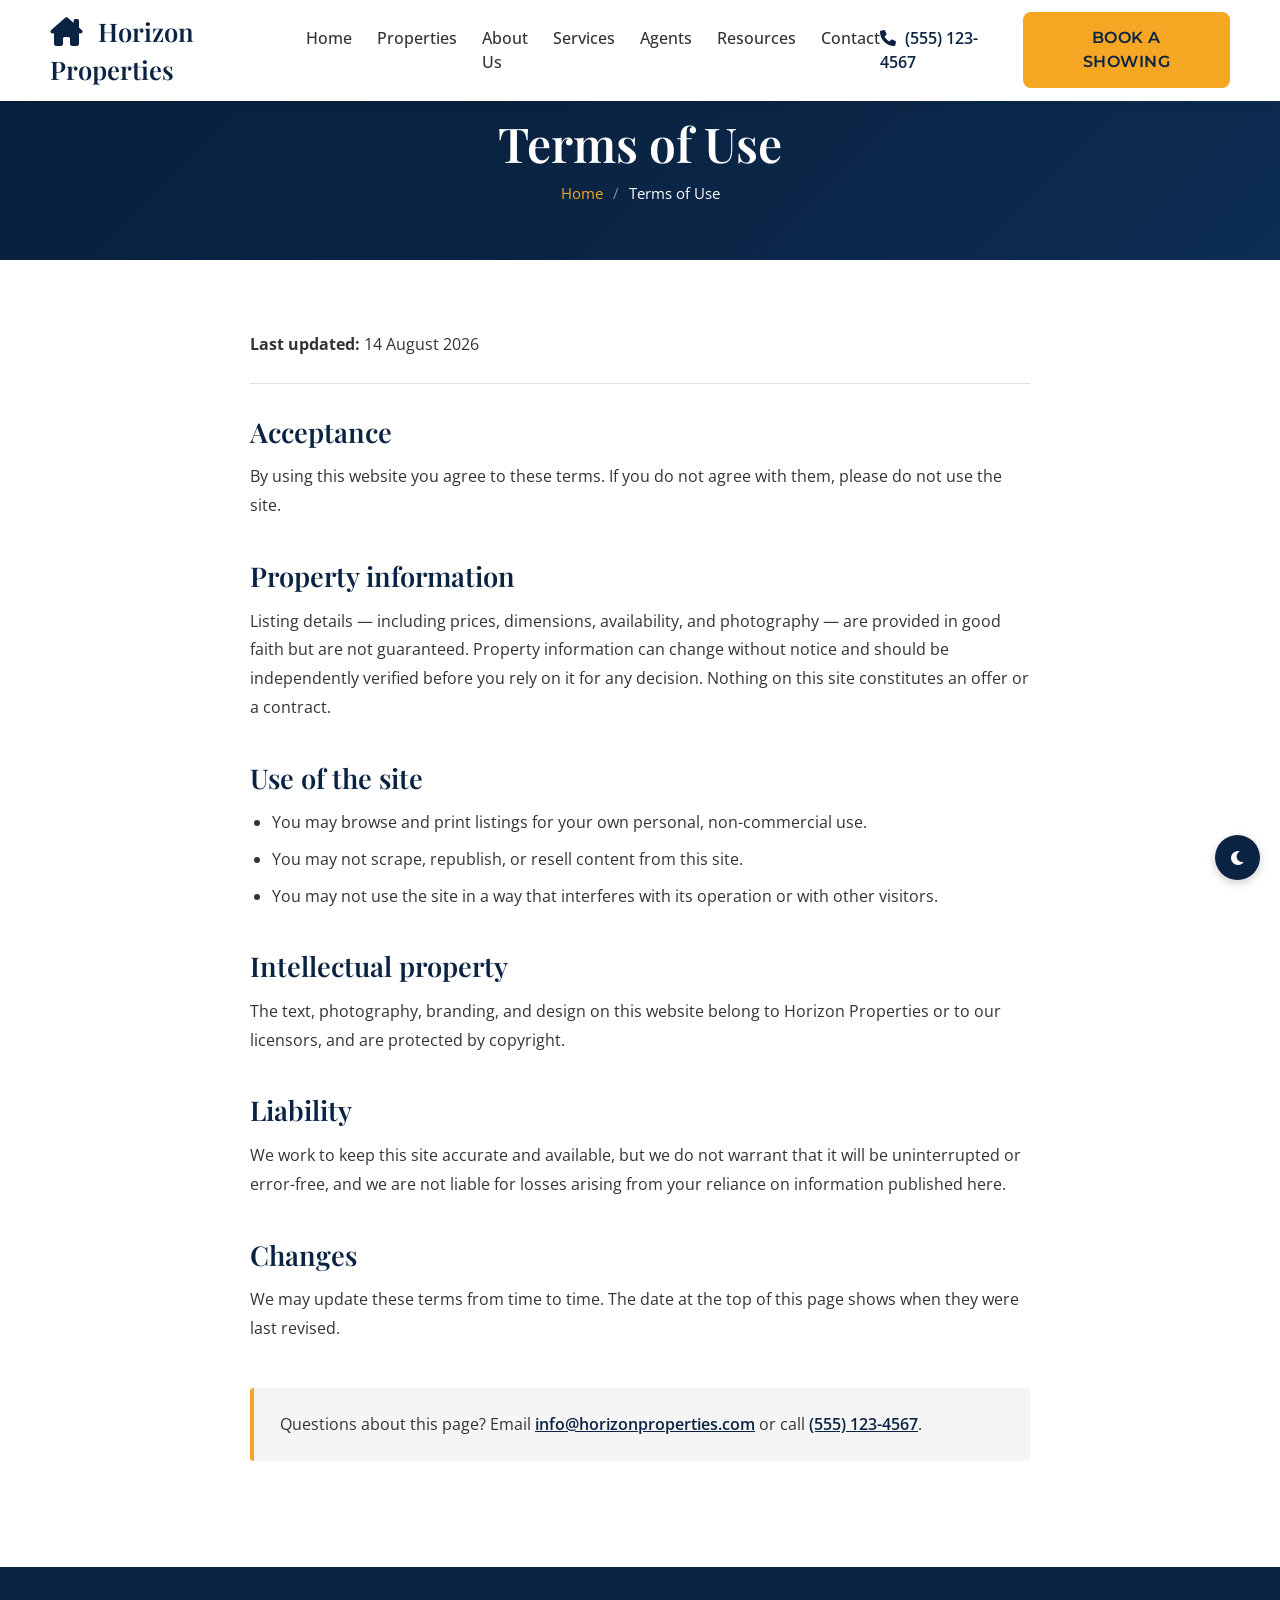
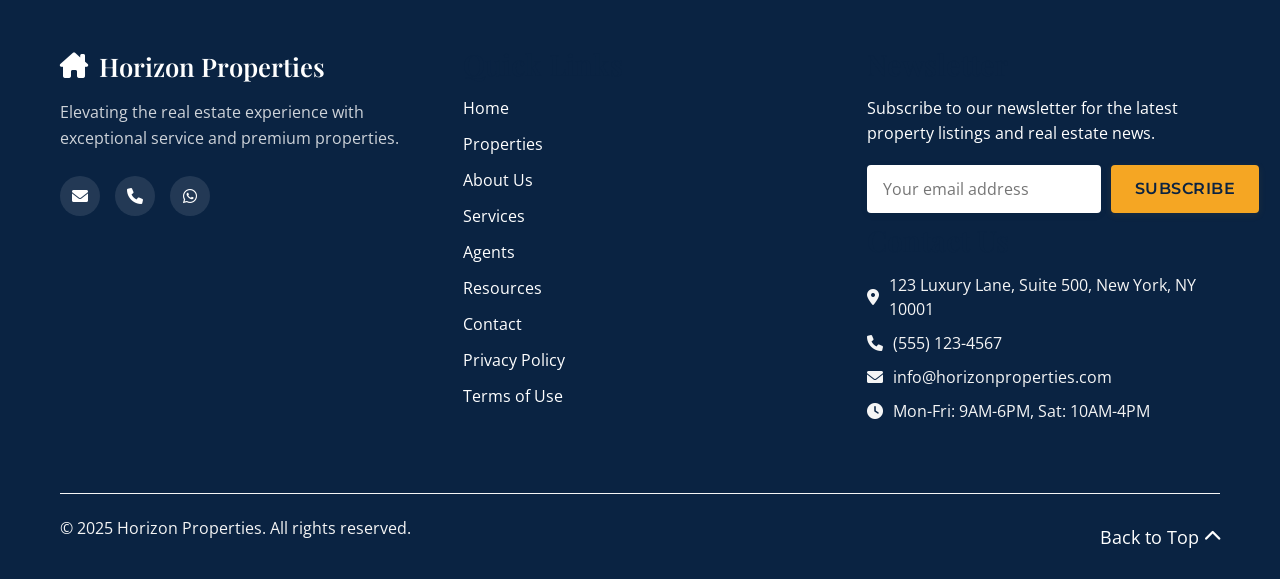
<file: terms.html>
<!DOCTYPE html>
<html lang="en">
<head>
    <meta charset="UTF-8">
    <meta name="viewport" content="width=device-width, initial-scale=1.0">
    <title>Terms of Use | Horizon Properties</title>
    <meta name="description" content="The terms governing your use of the Horizon Properties website and the property information published on it.">

    <!-- SEO -->
    <link rel="canonical" href="https://horizonprop.netlify.app/terms.html">
    <meta name="theme-color" content="#0A2342">

    <meta property="og:type" content="website">
    <meta property="og:site_name" content="Horizon Properties">
    <meta property="og:title" content="Terms of Use | Horizon Properties">
    <meta property="og:description" content="The terms governing your use of the Horizon Properties website and the property information published on it.">
    <meta property="og:url" content="https://horizonprop.netlify.app/terms.html">
    <meta property="og:image" content="https://horizonprop.netlify.app/assets/images/company-founding.webp">
    <meta property="og:image:alt" content="Horizon Properties luxury real estate">
    <meta property="og:locale" content="en_US">

    <meta name="twitter:card" content="summary_large_image">
    <meta name="twitter:title" content="Terms of Use | Horizon Properties">
    <meta name="twitter:description" content="The terms governing your use of the Horizon Properties website and the property information published on it.">
    <meta name="twitter:image" content="https://horizonprop.netlify.app/assets/images/company-founding.webp">

    <script type="application/ld+json">
    {
        "@context": "https://schema.org",
        "@type": "BreadcrumbList",
        "itemListElement": [
            {
                "@type": "ListItem",
                "position": 1,
                "name": "Home",
                "item": "https://horizonprop.netlify.app/index.html"
            },
            {
                "@type": "ListItem",
                "position": 2,
                "name": "Terms of Use",
                "item": "https://horizonprop.netlify.app/terms.html"
            }
        ]
    }
    </script>
    <!-- /SEO -->
    
    <!-- Favicon -->
    <link rel="icon" href="assets/images/favicon.svg" type="image/svg+xml">
    
    <!-- Google Fonts -->
    <link rel="preconnect" href="https://fonts.googleapis.com">
    <link rel="preconnect" href="https://cdnjs.cloudflare.com" crossorigin>
    <link rel="preconnect" href="https://fonts.gstatic.com" crossorigin>
    <link href="https://fonts.googleapis.com/css2?family=Playfair+Display:wght@400;500;600;700&family=Open+Sans:wght@300;400;600&family=Montserrat:wght@400;500;600;700&display=swap" rel="stylesheet">
    
    <!-- Font Awesome Icons -->
    <link rel="stylesheet" href="https://cdnjs.cloudflare.com/ajax/libs/font-awesome/6.0.0/css/all.min.css">
    
    <!-- Custom CSS -->
    <link rel="stylesheet" href="css/reset.css">
    <link rel="stylesheet" href="css/styles.css">
    <link rel="stylesheet" href="css/properties.css">
    <link rel="stylesheet" href="css/responsive.css">
</head>
<body>
    <a class="skip-link" href="#main-content">Skip to main content</a>
    <!-- Navigation Bar -->
    <header class="navbar-container scrolled">
        <nav class="navbar">
            <div class="logo">
                <a href="index.html">
                    <i class="fa-solid fa-house-chimney" aria-hidden="true"></i>
                    <span>Horizon Properties</span>
                </a>
            </div>
            
            <ul class="nav-links">
                <li><a href="index.html">Home</a></li>
                <li><a href="properties.html">Properties</a></li>
                <li><a href="about.html">About Us</a></li>
                <li><a href="services.html">Services</a></li>
                <li><a href="agents.html">Agents</a></li>
                <li><a href="resources.html">Resources</a></li>
                <li><a href="contact.html">Contact</a></li>
            </ul>
            
            <div class="nav-cta">
                <span class="phone"><i class="fa-solid fa-phone" aria-hidden="true"></i> (555) 123-4567</span>
                <a href="contact.html" class="btn btn-primary">Book a Showing</a>
            </div>
            
            <button class="mobile-menu-toggle" type="button" aria-label="Open navigation menu" aria-expanded="false">
                <i class="fa-solid fa-bars" aria-hidden="true"></i>
            </button>
        </nav>
    </header>

    <main id="main-content" tabindex="-1">
        <section class="page-header legal-header">
            <div class="container">
                <div class="page-header-content">
                    <h1>Terms of Use</h1>
                    <div class="breadcrumbs">
                        <a href="index.html">Home</a>
                        <span class="separator" aria-hidden="true">/</span>
                        <span class="current">Terms of Use</span>
                    </div>
                </div>
            </div>
        </section>

        <section class="legal-content">
            <div class="container">
                <p class="legal-updated"><strong>Last updated:</strong> 14 August 2026</p>
                <h2>Acceptance</h2>
                <p>By using this website you agree to these terms. If you do not agree with them, please do not use the site.</p>

                <h2>Property information</h2>
                <p>Listing details — including prices, dimensions, availability, and photography — are provided in good faith but are not guaranteed. Property information can change without notice and should be independently verified before you rely on it for any decision. Nothing on this site constitutes an offer or a contract.</p>

                <h2>Use of the site</h2>
                <ul class="legal-list">
                    <li>You may browse and print listings for your own personal, non-commercial use.</li>
                    <li>You may not scrape, republish, or resell content from this site.</li>
                    <li>You may not use the site in a way that interferes with its operation or with other visitors.</li>
                </ul>

                <h2>Intellectual property</h2>
                <p>The text, photography, branding, and design on this website belong to Horizon Properties or to our licensors, and are protected by copyright.</p>

                <h2>Liability</h2>
                <p>We work to keep this site accurate and available, but we do not warrant that it will be uninterrupted or error-free, and we are not liable for losses arising from your reliance on information published here.</p>

                <h2>Changes</h2>
                <p>We may update these terms from time to time. The date at the top of this page shows when they were last revised.</p>
                <p class="legal-contact">Questions about this page? Email
                    <a href="mailto:info@horizonproperties.com">info@horizonproperties.com</a>
                    or call <a href="tel:+15551234567">(555) 123-4567</a>.</p>
            </div>
        </section>
    </main>

    <!-- Footer -->
    <footer class="footer">
        <div class="container">
            <div class="footer-content">
                <div class="footer-column">
                    <div class="footer-logo">
                        <i class="fa-solid fa-house-chimney" aria-hidden="true"></i>
                        <span>Horizon Properties</span>
                    </div>
                    <p class="footer-tagline">Elevating the real estate experience with exceptional service and premium properties.</p>
                    <!-- No public social accounts yet. When they exist, swap these for
                             <a href="https://..." target="_blank" rel="noopener"> links. -->
                        <div class="social-icons">
                            <a href="mailto:info@horizonproperties.com" aria-label="Email Horizon Properties" title="Email us"><i class="fa-solid fa-envelope" aria-hidden="true"></i></a>
                            <a href="tel:+15551234567" aria-label="Call Horizon Properties" title="Call us"><i class="fa-solid fa-phone" aria-hidden="true"></i></a>
                            <a href="https://wa.me/15551234567" target="_blank" rel="noopener" aria-label="Message Horizon Properties on WhatsApp" title="WhatsApp"><i class="fa-brands fa-whatsapp" aria-hidden="true"></i></a>
                        </div>
                </div>
                
                <div class="footer-column">
                    <h3>Quick Links</h3>
                    <ul class="footer-links">
                        <li><a href="index.html">Home</a></li>
                        <li><a href="properties.html">Properties</a></li>
                        <li><a href="about.html">About Us</a></li>
                        <li><a href="services.html">Services</a></li>
                        <li><a href="agents.html">Agents</a></li>
                        <li><a href="resources.html">Resources</a></li>
                        <li><a href="contact.html">Contact</a></li>
                        <li><a href="privacy.html">Privacy Policy</a></li>
                        <li><a href="terms.html">Terms of Use</a></li>
                    </ul>
                </div>
                
                <div class="footer-column">
                    <h3>Newsletter</h3>
                    <p>Subscribe to our newsletter for the latest property listings and real estate news.</p>
                    <form class="newsletter-form" name="newsletter" method="POST" data-netlify="true" netlify-honeypot="newsletter-bot">
                        <input type="hidden" name="form-name" value="newsletter">
                        <p class="hidden-field"><label>Skip this field:<input name="newsletter-bot" tabindex="-1" autocomplete="off" aria-hidden="true" aria-label="Spam protection"></label></p>
                        <label class="visually-hidden" for="newsletter-email">Email address</label>
                        <input type="email" id="newsletter-email" name="email" placeholder="Your email address" required>
                        <button type="submit" class="btn btn-primary">Subscribe</button>
                    </form>
                    
                    <h3>Contact Us</h3>
                    <ul class="contact-info">
                        <li><i class="fa-solid fa-location-dot" aria-hidden="true"></i> 123 Luxury Lane, Suite 500, New York, NY 10001</li>
                        <li><i class="fa-solid fa-phone" aria-hidden="true"></i> (555) 123-4567</li>
                        <li><i class="fa-solid fa-envelope" aria-hidden="true"></i> info@horizonproperties.com</li>
                        <li><i class="fa-solid fa-clock" aria-hidden="true"></i> Mon-Fri: 9AM-6PM, Sat: 10AM-4PM</li>
                    </ul>
                </div>
            </div>
            
            <div class="footer-bottom">
                <p>&copy; 2025 Horizon Properties. All rights reserved.</p>
                <a href="#" class="back-to-top">Back to Top <i class="fa-solid fa-chevron-up" aria-hidden="true"></i></a>
            </div>
        </div>
    </footer>

    <!-- Dark Mode Toggle -->
    <div class="dark-mode-toggle">
        <i class="fa-solid fa-moon" aria-hidden="true"></i>
    </div>

    <!-- Scripts -->
    <script src="js/main.js"></script>
</body>
</html>
</file>
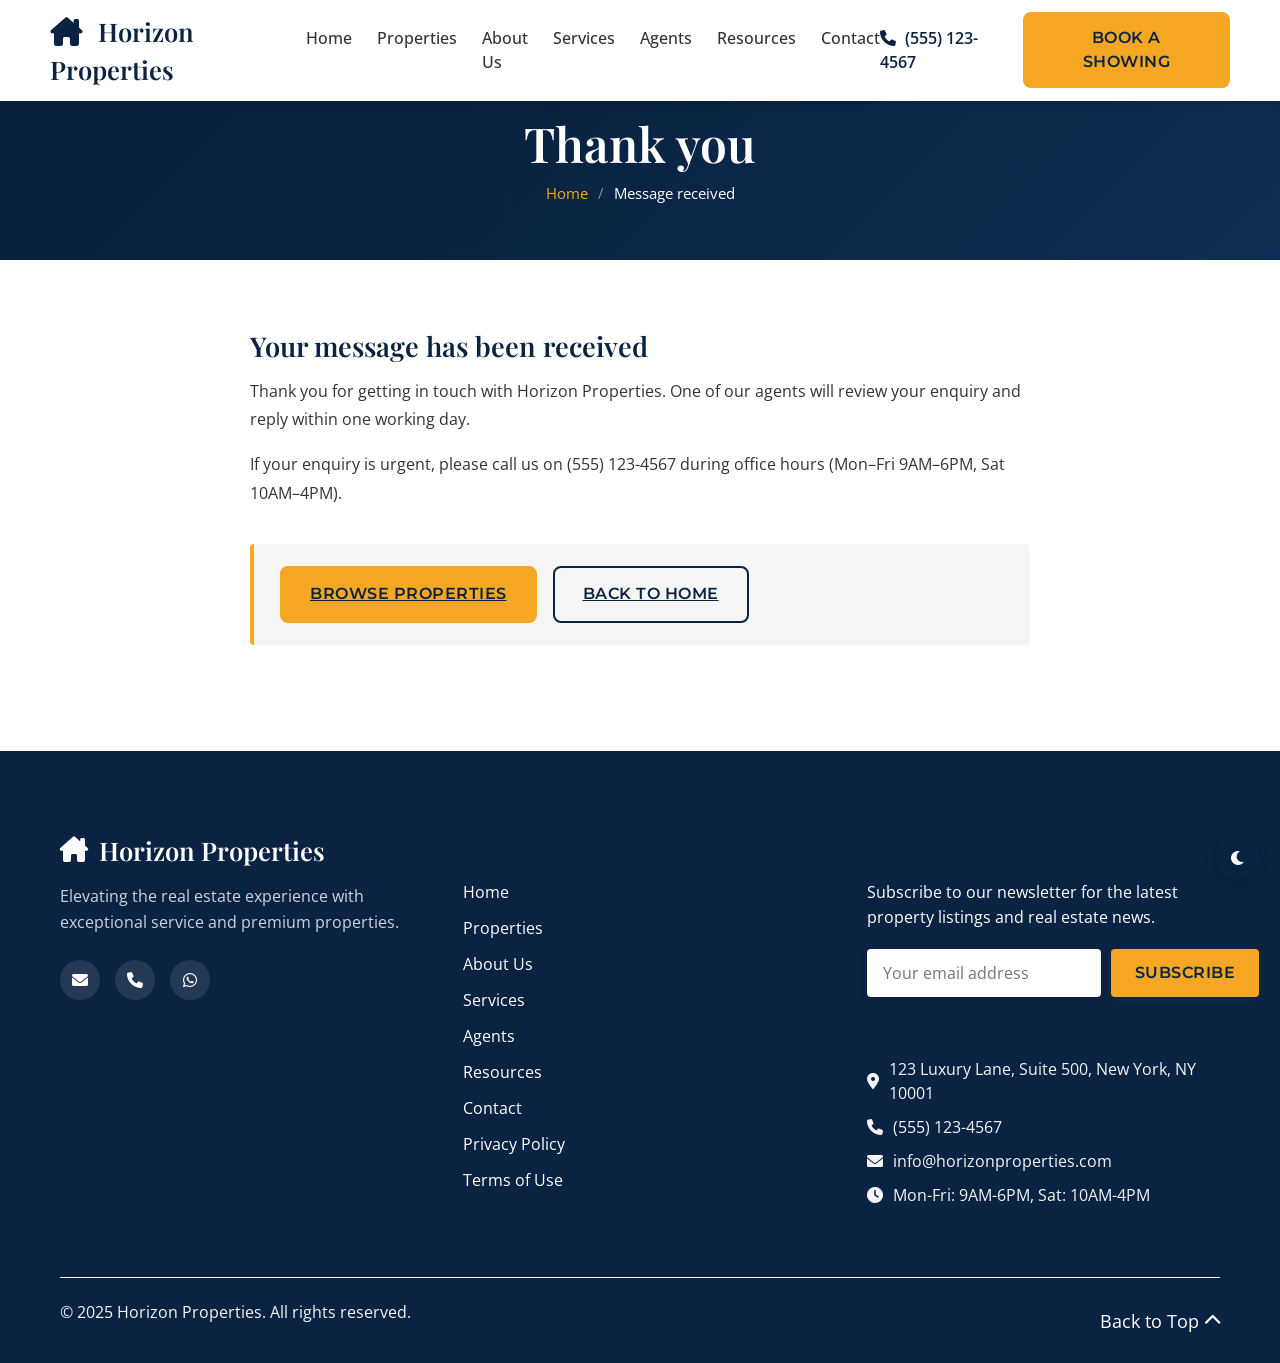
<file: thank-you.html>
<!DOCTYPE html>
<html lang="en">
<head>
    <meta charset="UTF-8">
    <meta name="viewport" content="width=device-width, initial-scale=1.0">
    <title>Message Received | Horizon Properties</title>
    <meta name="description" content="Thank you for contacting Horizon Properties. An agent will be in touch shortly.">

    <!-- SEO -->
    <link rel="canonical" href="https://horizonprop.netlify.app/thank-you.html">
    <meta name="theme-color" content="#0A2342">
    <meta name="robots" content="noindex, follow">

    <meta property="og:type" content="website">
    <meta property="og:site_name" content="Horizon Properties">
    <meta property="og:title" content="Message Received | Horizon Properties">
    <meta property="og:description" content="Thank you for contacting Horizon Properties. An agent will be in touch shortly.">
    <meta property="og:url" content="https://horizonprop.netlify.app/thank-you.html">
    <meta property="og:image" content="https://horizonprop.netlify.app/assets/images/company-founding.webp">
    <meta property="og:image:alt" content="Horizon Properties luxury real estate">
    <meta property="og:locale" content="en_US">

    <meta name="twitter:card" content="summary_large_image">
    <meta name="twitter:title" content="Message Received | Horizon Properties">
    <meta name="twitter:description" content="Thank you for contacting Horizon Properties. An agent will be in touch shortly.">
    <meta name="twitter:image" content="https://horizonprop.netlify.app/assets/images/company-founding.webp">
    <!-- /SEO -->
    
    <!-- Favicon -->
    <link rel="icon" href="assets/images/favicon.svg" type="image/svg+xml">
    
    <!-- Google Fonts -->
    <link rel="preconnect" href="https://fonts.googleapis.com">
    <link rel="preconnect" href="https://cdnjs.cloudflare.com" crossorigin>
    <link rel="preconnect" href="https://fonts.gstatic.com" crossorigin>
    <link href="https://fonts.googleapis.com/css2?family=Playfair+Display:wght@400;500;600;700&family=Open+Sans:wght@300;400;600&family=Montserrat:wght@400;500;600;700&display=swap" rel="stylesheet">
    
    <!-- Font Awesome Icons -->
    <link rel="stylesheet" href="https://cdnjs.cloudflare.com/ajax/libs/font-awesome/6.0.0/css/all.min.css">
    
    <!-- Custom CSS -->
    <link rel="stylesheet" href="css/reset.css">
    <link rel="stylesheet" href="css/styles.css">
    <link rel="stylesheet" href="css/properties.css">
    <link rel="stylesheet" href="css/responsive.css">
    <script type="application/ld+json">
    {
      "@context": "https://schema.org",
      "@type": "WebPage",
      "name": "Message Received | Horizon Properties",
      "description": "Thank you for contacting Horizon Properties. An agent will be in touch shortly.",
      "url": "https://horizonprop.netlify.app/thank-you.html",
      "isPartOf": {
        "@type": "WebSite",
        "name": "Horizon Properties",
        "url": "https://horizonprop.netlify.app/"
      }
    }
    </script>
</head>
<body>
    <a class="skip-link" href="#main-content">Skip to main content</a>
    <!-- Navigation Bar -->
    <header class="navbar-container scrolled">
        <nav class="navbar">
            <div class="logo">
                <a href="index.html">
                    <i class="fa-solid fa-house-chimney" aria-hidden="true"></i>
                    <span>Horizon Properties</span>
                </a>
            </div>
            
            <ul class="nav-links">
                <li><a href="index.html">Home</a></li>
                <li><a href="properties.html">Properties</a></li>
                <li><a href="about.html">About Us</a></li>
                <li><a href="services.html">Services</a></li>
                <li><a href="agents.html">Agents</a></li>
                <li><a href="resources.html">Resources</a></li>
                <li><a href="contact.html">Contact</a></li>
            </ul>
            
            <div class="nav-cta">
                <span class="phone"><i class="fa-solid fa-phone" aria-hidden="true"></i> (555) 123-4567</span>
                <a href="contact.html" class="btn btn-primary">Book a Showing</a>
            </div>
            
            <button class="mobile-menu-toggle" type="button" aria-label="Open navigation menu" aria-expanded="false">
                <i class="fa-solid fa-bars" aria-hidden="true"></i>
            </button>
        </nav>
    </header>

    <main id="main-content" tabindex="-1">
        <section class="page-header legal-header">
            <div class="container">
                <div class="page-header-content">
                    <h1>Thank you</h1>
                    <div class="breadcrumbs">
                        <a href="index.html">Home</a>
                        <span class="separator" aria-hidden="true">/</span>
                        <span class="current">Message received</span>
                    </div>
                </div>
            </div>
        </section>

        <section class="legal-content">
            <div class="container">
                <h2>Your message has been received</h2>
                <p>Thank you for getting in touch with Horizon Properties. One of our agents will review your enquiry and reply within one working day.</p>
                <p>If your enquiry is urgent, please call us on <a href="tel:+15551234567">(555) 123-4567</a> during office hours (Mon–Fri 9AM–6PM, Sat 10AM–4PM).</p>
                <p class="legal-contact" style="margin-top:36px;">
                    <a class="btn btn-primary" href="properties.html">Browse properties</a>
                    <a class="btn btn-outline" href="index.html" style="margin-left:12px;">Back to home</a>
                </p>
            </div>
        </section>
    </main>

    <!-- Footer -->
    <footer class="footer">
        <div class="container">
            <div class="footer-content">
                <div class="footer-column">
                    <div class="footer-logo">
                        <i class="fa-solid fa-house-chimney" aria-hidden="true"></i>
                        <span>Horizon Properties</span>
                    </div>
                    <p class="footer-tagline">Elevating the real estate experience with exceptional service and premium properties.</p>
                    <!-- No public social accounts yet. When they exist, swap these for
                             <a href="https://..." target="_blank" rel="noopener"> links. -->
                        <div class="social-icons">
                            <a href="mailto:info@horizonproperties.com" aria-label="Email Horizon Properties" title="Email us"><i class="fa-solid fa-envelope" aria-hidden="true"></i></a>
                            <a href="tel:+15551234567" aria-label="Call Horizon Properties" title="Call us"><i class="fa-solid fa-phone" aria-hidden="true"></i></a>
                            <a href="https://wa.me/15551234567" target="_blank" rel="noopener" aria-label="Message Horizon Properties on WhatsApp" title="WhatsApp"><i class="fa-brands fa-whatsapp" aria-hidden="true"></i></a>
                        </div>
                </div>
                
                <div class="footer-column">
                    <h3>Quick Links</h3>
                    <ul class="footer-links">
                        <li><a href="index.html">Home</a></li>
                        <li><a href="properties.html">Properties</a></li>
                        <li><a href="about.html">About Us</a></li>
                        <li><a href="services.html">Services</a></li>
                        <li><a href="agents.html">Agents</a></li>
                        <li><a href="resources.html">Resources</a></li>
                        <li><a href="contact.html">Contact</a></li>
                        <li><a href="privacy.html">Privacy Policy</a></li>
                        <li><a href="terms.html">Terms of Use</a></li>
                    </ul>
                </div>
                
                <div class="footer-column">
                    <h3>Newsletter</h3>
                    <p>Subscribe to our newsletter for the latest property listings and real estate news.</p>
                    <form class="newsletter-form" name="newsletter" method="POST" data-netlify="true" netlify-honeypot="newsletter-bot">
                        <input type="hidden" name="form-name" value="newsletter">
                        <p class="hidden-field"><label>Skip this field:<input name="newsletter-bot" tabindex="-1" autocomplete="off" aria-hidden="true" aria-label="Spam protection"></label></p>
                        <label class="visually-hidden" for="newsletter-email">Email address</label>
                        <input type="email" id="newsletter-email" name="email" placeholder="Your email address" required>
                        <button type="submit" class="btn btn-primary">Subscribe</button>
                    </form>
                    
                    <h3>Contact Us</h3>
                    <ul class="contact-info">
                        <li><i class="fa-solid fa-location-dot" aria-hidden="true"></i> 123 Luxury Lane, Suite 500, New York, NY 10001</li>
                        <li><i class="fa-solid fa-phone" aria-hidden="true"></i> (555) 123-4567</li>
                        <li><i class="fa-solid fa-envelope" aria-hidden="true"></i> info@horizonproperties.com</li>
                        <li><i class="fa-solid fa-clock" aria-hidden="true"></i> Mon-Fri: 9AM-6PM, Sat: 10AM-4PM</li>
                    </ul>
                </div>
            </div>
            
            <div class="footer-bottom">
                <p>&copy; 2025 Horizon Properties. All rights reserved.</p>
                <a href="#" class="back-to-top">Back to Top <i class="fa-solid fa-chevron-up" aria-hidden="true"></i></a>
            </div>
        </div>
    </footer>

    <!-- Dark Mode Toggle -->
    <div class="dark-mode-toggle">
        <i class="fa-solid fa-moon" aria-hidden="true"></i>
    </div>

    <!-- Scripts -->
    <script src="js/main.js"></script>
</body>
</html>
</file>
<file: css/styles.css>
/* 
* Horizon Properties - Main Stylesheet
* This stylesheet contains all custom styling for the Horizon Properties website.
* Color scheme:
* - Primary: Deep navy blue (#0A2342)
* - Secondary: Gold/amber accent (#F5A623)
* - Supporting: Crisp white (#FFFFFF), Light gray (#F5F5F5), Charcoal (#333333)
*/

/* ============= GLOBAL STYLES ============= */

:root {
    /* Color Variables */
    --primary-color: #0A2342;
    --secondary-color: #F5A623;
    --white: #FFFFFF;
    --light-gray: #F5F5F5;
    --medium-gray: #E0E0E0;
    --dark-gray: #666666;
    --charcoal: #333333;

    /* Accessible text variants. The brand gold (#F5A623) is only 2.03:1 on
       white, so text on light surfaces uses --gold-text instead; the bright
       gold stays for backgrounds, borders, and text on navy (7.78:1). */
    --gold-text: #9A6100;
    --success-text: #157347;
    
    /* Typography */
    --heading-font: 'Playfair Display', serif;
    --body-font: 'Open Sans', sans-serif;
    --button-font: 'Montserrat', sans-serif;
    
    /* Shadows */
    --card-shadow: 0 4px 12px rgba(0,0,0,0.08);
    --hover-shadow: 0 8px 24px rgba(0,0,0,0.12);
    
    /* Transitions */
    --transition-fast: 0.2s ease;
    --transition-medium: 0.3s ease;
    --transition-slow: 0.5s ease;
    
    /* Borders */
    --border-radius-sm: 4px;
    --border-radius-md: 8px;
    --border-radius-lg: 12px;
}

body {
    font-family: var(--body-font);
    color: var(--charcoal);
    background-color: var(--white);
    /* Nothing on the page is wide enough to justify sideways scrolling; this
       stops a single overflowing child from shifting every layout. */
    overflow-x: hidden;
}

/* ============= ACCESSIBILITY PRIMITIVES ============= */

/* No focus indicator existed anywhere in the project, so keyboard users had no
   way to tell where they were. One visible ring, applied consistently. */
/* A gold ring is only 2.03:1 against white and fails WCAG 1.4.11 for non-text
   contrast. Navy carries the contrast (15.8:1 on white, 7.8:1 on the gold
   buttons) and a soft gold halo keeps the ring on-brand. */
:focus-visible {
    outline: 3px solid var(--primary-color);
    outline-offset: 3px;
    box-shadow: 0 0 0 6px rgba(245, 166, 35, 0.45);
    border-radius: 2px;
}

/* On navy surfaces the ring inverts: white for contrast, navy for the halo. */
.navbar-container :focus-visible,
.footer :focus-visible,
.cta-section :focus-visible,
.testimonials :focus-visible,
.mobile-menu :focus-visible,
body.dark-mode :focus-visible {
    outline-color: var(--white);
    box-shadow: 0 0 0 6px rgba(10, 35, 66, 0.55);
}

.visually-hidden:not(:focus):not(:active) {
    position: absolute;
    width: 1px;
    height: 1px;
    padding: 0;
    margin: -1px;
    overflow: hidden;
    clip-path: inset(50%);
    white-space: nowrap;
    border: 0;
}

.skip-link {
    position: absolute;
    top: 0;
    left: 0;
    z-index: 3000;
    padding: 12px 20px;
    background-color: var(--secondary-color);
    color: var(--primary-color);
    font-family: var(--button-font);
    font-weight: 600;
    transform: translateY(-150%);
    transition: transform var(--transition-fast);
}

.skip-link:focus {
    transform: translateY(0);
}

@media (prefers-reduced-motion: reduce) {
    html {
        scroll-behavior: auto;
    }
    *,
    *::before,
    *::after {
        animation-duration: 0.01ms !important;
        animation-iteration-count: 1 !important;
        transition-duration: 0.01ms !important;
    }
}

/* ============= SHARED PAGE HEADER ============= */

/* Lives here rather than in properties.css so that every sub-page clears the
   fixed navbar and renders identical breadcrumbs. Previously only the
   properties page loaded these rules. */
.page-header {
    position: relative;
    min-height: 260px;
    display: flex;
    align-items: center;
    /* Fallback for the header artwork, which is not in the repo. Without it
       these bands rendered as bare white behind a navy overlay. */
    background-color: var(--primary-color);
    background-image: linear-gradient(135deg, #071a33 0%, #0A2342 45%, #17457c 100%);
    background-size: cover;
    background-position: center;
    padding-top: 100px;
    padding-bottom: 40px;
}

.page-header-content {
    position: relative;
    z-index: 2;
    color: var(--white);
    text-align: center;
    width: 100%;
}

.breadcrumbs {
    display: flex;
    justify-content: center;
    align-items: center;
    flex-wrap: wrap;
    gap: 10px;
    font-size: 0.95rem;
}

.breadcrumbs a {
    color: var(--secondary-color);
    transition: color var(--transition-fast);
}

.breadcrumbs a:hover {
    color: var(--white);
}

.breadcrumbs .separator {
    color: rgba(255, 255, 255, 0.5);
}

.breadcrumbs .current {
    color: var(--white);
}

/* ============= SCROLL REVEAL ============= */

/* .animate is added by initScrollAnimation(); it had no definition, so the
   observer ran on every page and changed nothing. */
.feature-item,
.property-card,
.section-header {
    opacity: 1;
}

@media (prefers-reduced-motion: no-preference) {
    .feature-item,
    .section-header {
        opacity: 0;
        transform: translateY(24px);
        transition: opacity 0.6s ease-out, transform 0.6s ease-out;
    }

    .feature-item.animate,
    .section-header.animate {
        opacity: 1;
        transform: none;
    }
}

.container {
    width: 100%;
    max-width: 1200px;
    margin: 0 auto;
    padding: 0 20px;
}

h1, h2, h3, h4, h5, h6 {
    font-family: var(--heading-font);
    font-weight: 600;
    line-height: 1.2;
    margin-bottom: 0.5em;
    color: var(--primary-color);
}

h1 {
    font-size: 3.5rem;
}

h2 {
    font-size: 2.5rem;
}

h3 {
    font-size: 1.8rem;
}

h4 {
    font-size: 1.4rem;
}

p {
    margin-bottom: 1rem;
    line-height: 1.6;
}

/* Hero Section */

.scroll-down-arrow {
    position: absolute;
    left: 50%;
    bottom: 32px;
    transform: translateX(-50%);
    z-index: 2;
    animation: arrow-bounce 2s infinite;
    text-align: center;
}
.scroll-down-arrow a {
    display: inline-block;
    color: var(--gold-text);
    background: rgba(10,35,66,0.7);
    padding: 12px 18px;
    border-radius: 50%;
    font-size: 2.2rem;
    box-shadow: 0 2px 12px rgba(10,35,66,0.08);
    transition: background 0.2s, color 0.2s, transform 0.2s;
}
.scroll-down-arrow a:hover, .scroll-down-arrow a:focus-visible {
    background: #fff;
    color: #0A2342;
    transform: translateY(8px) scale(1.08);
}
@keyframes arrow-bounce {
    0%, 100% { transform: translate(-50%, 0); }
    50% { transform: translate(-50%, 12px); }
}

@media (max-width: 600px) {
    .scroll-down-arrow {
        bottom: 18px;
    }
    .scroll-down-arrow a {
        font-size: 1.6rem;
        padding: 10px 14px;
    }
}

/* Section styling */
section {
    padding: 80px 0;
}

.section-header {
    text-align: center;
    margin-bottom: 50px;
}

.section-header h2 {
    position: relative;
    display: inline-block;
    margin-bottom: 15px;
}

.section-header h2:after {
    content: '';
    position: absolute;
    width: 60px;
    height: 3px;
    background-color: var(--secondary-color);
    bottom: -10px;
    left: 50%;
    transform: translateX(-50%);
}

.section-header p {
    color: var(--dark-gray);
    font-size: 1.1rem;
    max-width: 700px;
    margin: 0 auto;
}

/* ============= BUTTONS ============= */

.btn {
    display: inline-block;
    font-family: var(--button-font);
    font-weight: 600;
    text-align: center;
    text-transform: uppercase;
    letter-spacing: 0.5px;
    padding: 12px 28px;
    border-radius: var(--border-radius-md);
    transition: all var(--transition-fast);
    cursor: pointer;
}

.btn-primary {
    background-color: var(--secondary-color);
    color: var(--primary-color);
    border: 2px solid var(--secondary-color);
}

.btn-primary:hover {
    background-color: #e69816;
    border-color: #e69816;
    transform: translateY(-2px);
}

.btn-secondary {
    background-color: var(--primary-color);
    color: var(--white);
    border: 2px solid var(--primary-color);
}

.btn-secondary:hover {
    background-color: #081d38;
    border-color: #081d38;
    transform: translateY(-2px);
}

.btn-outline {
    background-color: transparent;
    color: var(--primary-color);
    border: 2px solid var(--primary-color);
}

.btn-outline:hover {
    background-color: var(--primary-color);
    color: var(--white);
    transform: translateY(-2px);
}

/* ============= NAVIGATION ============= */

.navbar-container {
    position: fixed;
    top: 0;
    left: 0;
    width: 100%;
    z-index: 1000;
    background-color: transparent;
    transition: background-color var(--transition-medium);
}

.navbar-container.scrolled {
    background-color: var(--white);
    box-shadow: 0 2px 10px rgba(0,0,0,0.1);
}

.navbar {
    display: flex;
    justify-content: space-between;
    align-items: center;
    padding: 20px 50px;
    transition: padding var(--transition-medium);
}

.navbar-container.scrolled .navbar {
    padding: 12px 50px;
}

.logo {
    display: flex;
    align-items: center;
    font-family: var(--heading-font);
    font-size: 1.6rem;
    font-weight: 600;
    color: var(--white);
    transition: color var(--transition-medium);
}

.navbar-container.scrolled .logo {
    color: var(--primary-color);
}

.logo i {
    margin-right: 10px;
    font-size: 1.8rem;
}

.nav-links {
    display: flex;
    gap: 25px;
}

.nav-links a {
    color: var(--white);
    font-weight: 500;
    position: relative;
    transition: color var(--transition-medium);
}

.navbar-container.scrolled .nav-links a {
    color: var(--charcoal);
}

.nav-links a:after {
    content: '';
    position: absolute;
    width: 0;
    height: 2px;
    bottom: -5px;
    left: 0;
    background-color: var(--secondary-color);
    transition: width var(--transition-medium);
}

.nav-links a:hover:after,
.nav-links a.active:after {
    width: 100%;
}

.nav-links a:hover,
.nav-links a.active {
    color: var(--secondary-color);
}

.nav-cta {
    display: flex;
    align-items: center;
    gap: 20px;
}

.phone {
    color: var(--white);
    font-weight: 600;
    transition: color var(--transition-medium);
}

.navbar-container.scrolled .phone {
    color: var(--primary-color);
}

.phone i {
    margin-right: 5px;
}

.mobile-menu-toggle {
    display: none;
    font-size: 1.5rem;
    color: var(--white);
    cursor: pointer;
    transition: color var(--transition-medium);
}

.navbar-container.scrolled .mobile-menu-toggle {
    color: var(--primary-color);
}

/* ============= HERO SECTION ============= */

.hero {
    position: relative;
    height: 100vh;
    min-height: 700px;
    display: flex;
    align-items: center;
    justify-content: center;
    overflow: hidden;
}

.hero-video-container {
    position: absolute;
    top: 0;
    left: 0;
    width: 100%;
    height: 100%;
    z-index: -1;
}

.hero-video {
    width: 100%;
    height: 100%;
    object-fit: cover;
}

.hero-overlay {
    position: absolute;
    top: 0;
    left: 0;
    width: 100%;
    height: 100%;
    background: linear-gradient(rgba(10, 35, 66, 0.7), rgba(10, 35, 66, 0.9));
}

.hero-content {
    position: relative;
    z-index: 1;
    text-align: center;
    color: var(--white);
    max-width: 1200px;
    width: 100%;
    padding: 0 20px;
}

.hero-content h1 {
    color: var(--white);
    font-size: 4rem;
    margin-bottom: 15px;
    animation: fadeInDown 1s ease-out;
}

.hero-content p {
    font-size: 1.5rem;
    margin-bottom: 40px;
    animation: fadeInUp 1s ease-out;
    animation-delay: 0.2s;
    animation-fill-mode: both;
}

/* Search form */
.search-container {
    background-color: rgba(255, 255, 255, 0.95);
    border-radius: var(--border-radius-lg);
    padding: 30px;
    box-shadow: var(--card-shadow);
    max-width: 900px;
    margin: 0 auto 30px;
    animation: fadeIn 1s ease-out;
    animation-delay: 0.4s;
    animation-fill-mode: both;
}

.search-form {
    display: flex;
    flex-wrap: wrap;
    gap: 15px;
}

.search-field {
    flex: 1 1 200px;
}

.search-field label {
    display: block;
    margin-bottom: 5px;
    font-weight: 600;
    font-size: 0.9rem;
    color: var(--primary-color);
}

.search-field select {
    width: 100%;
    padding: 12px;
    border: 1px solid var(--medium-gray);
    border-radius: var(--border-radius-sm);
    background-color: var(--white);
    color: var(--charcoal);
    appearance: none;
    background-image: url("data:image/svg+xml,%3Csvg xmlns='http://www.w3.org/2000/svg' width='12' height='12' fill='%23333' viewBox='0 0 16 16'%3E%3Cpath d='M8 12l-6-6h12z'/%3E%3C/svg%3E");
    background-repeat: no-repeat;
    background-position: right 12px center;
}

.search-btn {
    flex-basis: 100%;
    margin-top: 10px;
}

.scroll-indicator {
    position: absolute;
    bottom: 30px;
    left: 50%;
    transform: translateX(-50%);
    display: flex;
    flex-direction: column;
    align-items: center;
    color: var(--white);
    font-size: 0.9rem;
    opacity: 0.8;
    transition: opacity var(--transition-fast);
    animation: bounce 2s infinite;
}

.scroll-indicator:hover {
    opacity: 1;
}

.scroll-indicator i {
    margin-top: 8px;
    font-size: 1.2rem;
}

@keyframes bounce {
    0%, 20%, 50%, 80%, 100% {
        transform: translateY(0);
    }
    40% {
        transform: translateY(-10px);
    }
    60% {
        transform: translateY(-5px);
    }
}

@keyframes fadeInDown {
    from {
        opacity: 0;
        transform: translateY(-30px);
    }
    to {
        opacity: 1;
        transform: translateY(0);
    }
}

@keyframes fadeInUp {
    from {
        opacity: 0;
        transform: translateY(30px);
    }
    to {
        opacity: 1;
        transform: translateY(0);
    }
}

@keyframes fadeIn {
    from {
        opacity: 0;
    }
    to {
        opacity: 1;
    }
}

/* ============= FEATURED PROPERTIES ============= */

.featured-properties {
    background-color: var(--white);
}

.property-grid {
    display: grid;
    grid-template-columns: repeat(auto-fill, minmax(350px, 1fr));
    gap: 30px;
    margin-bottom: 50px;
}

.property-card {
    background-color: var(--white);
    border-radius: var(--border-radius-lg);
    overflow: hidden;
    box-shadow: var(--card-shadow);
    transition: transform var(--transition-medium), box-shadow var(--transition-medium);
}

.property-card:hover {
    transform: translateY(-5px);
    box-shadow: var(--hover-shadow);
}

.property-image {
    position: relative;
    height: 240px;
    overflow: hidden;
}

.property-image img {
    width: 100%;
    height: 100%;
    object-fit: cover;
    transition: transform var(--transition-slow);
}

.property-card:hover .property-image img {
    transform: scale(1.05);
}

.property-badge {
    position: absolute;
    top: 15px;
    left: 15px;
    background-color: var(--secondary-color);
    color: var(--primary-color);
    padding: 5px 12px;
    border-radius: var(--border-radius-sm);
    font-weight: 600;
    font-size: 0.8rem;
    text-transform: uppercase;
}

.property-favorite {
    position: absolute;
    top: 15px;
    right: 15px;
    background-color: rgba(255, 255, 255, 0.9);
    width: 36px;
    height: 36px;
    border-radius: 50%;
    display: flex;
    align-items: center;
    justify-content: center;
    cursor: pointer;
    transition: background-color var(--transition-fast);
}

.property-favorite:hover {
    background-color: var(--white);
}

.property-favorite i {
    color: var(--primary-color);
    font-size: 1.1rem;
    transition: color var(--transition-fast);
}

.property-favorite:hover i {
    color: #e63946;
}

.property-details {
    padding: 25px;
}

.property-details h3 {
    margin-bottom: 10px;
    font-size: 1.4rem;
}

.property-address {
    font-size: 0.95rem;
    color: var(--dark-gray);
    margin-bottom: 15px;
}

.property-address i {
    margin-right: 5px;
    color: var(--gold-text);
}

.property-price {
    font-family: var(--heading-font);
    font-size: 1.5rem;
    font-weight: 700;
    color: var(--primary-color);
    margin-bottom: 15px;
}

.property-features {
    display: flex;
    justify-content: space-between;
    margin-bottom: 20px;
    padding-bottom: 20px;
    border-bottom: 1px solid var(--medium-gray);
}

.property-features span {
    display: flex;
    align-items: center;
    font-size: 0.9rem;
    color: var(--dark-gray);
}

.property-features i {
    margin-right: 5px;
    color: var(--primary-color);
}

.view-all-container {
    text-align: center;
}

/* ============= WHY CHOOSE US ============= */

.why-choose-us {
    background-color: var(--light-gray);
    position: relative;
    overflow: hidden;
}

.features-grid {
    display: grid;
    grid-template-columns: repeat(auto-fit, minmax(300px, 1fr));
    gap: 40px;
}

.feature-item {
    background-color: var(--white);
    border-radius: var(--border-radius-lg);
    padding: 40px 30px;
    text-align: center;
    box-shadow: var(--card-shadow);
    transition: transform var(--transition-medium);
}

.feature-item:hover {
    transform: translateY(-5px);
}

.feature-icon {
    font-size: 2.5rem;
    color: var(--gold-text);
    margin-bottom: 20px;
}

.feature-item h3 {
    margin-bottom: 15px;
}

.feature-item p {
    color: var(--dark-gray);
}

/* ============= TESTIMONIALS ============= */

.testimonials {
    background-color: var(--primary-color);
    background-image: linear-gradient(160deg, #0A2342 0%, #123f70 50%, #0A2342 100%);
    background-size: cover;
    background-position: center;
    background-attachment: fixed;
    position: relative;
}

.testimonials::before {
    content: '';
    position: absolute;
    top: 0;
    left: 0;
    width: 100%;
    height: 100%;
    background-color: rgba(10, 35, 66, 0.85);
}

.testimonials .container {
    position: relative;
    z-index: 1;
}

.testimonials .section-header h2,
.testimonials .section-header p {
    color: var(--white);
}

.testimonial-slider {
    position: relative;
    overflow: hidden;
}

.testimonial-slide {
    display: none;
}

.testimonial-slide.active {
    display: block;
    animation: fadeIn 0.8s ease-out;
}

.testimonial-content {
    background-color: var(--white);
    border-radius: var(--border-radius-lg);
    padding: 40px;
    box-shadow: var(--card-shadow);
}

.testimonial-quote {
    margin-bottom: 25px;
}

.testimonial-quote i {
    color: var(--gold-text);
    font-size: 1.5rem;
    margin-bottom: 15px;
}

.testimonial-quote p {
    font-style: italic;
    line-height: 1.8;
}

.testimonial-author {
    display: flex;
    align-items: center;
}

.testimonial-author img {
    width: 60px;
    height: 60px;
    border-radius: 50%;
    object-fit: cover;
    margin-right: 15px;
}

.author-info h4 {
    margin-bottom: 5px;
}

.author-info p {
    color: var(--dark-gray);
    font-size: 0.9rem;
    margin-bottom: 0;
}

.testimonial-controls {
    display: flex;
    justify-content: center;
    align-items: center;
    margin-top: 30px;
}

.testimonial-prev,
.testimonial-next {
    width: 40px;
    height: 40px;
    border-radius: 50%;
    background-color: rgba(255, 255, 255, 0.2);
    color: var(--white);
    display: flex;
    align-items: center;
    justify-content: center;
    transition: background-color var(--transition-fast);
}

.testimonial-prev:hover,
.testimonial-next:hover {
    background-color: var(--secondary-color);
}

.testimonial-dots {
    display: flex;
    gap: 8px;
    margin: 0 20px;
}

.dot {
    width: 10px;
    height: 10px;
    border-radius: 50%;
    background-color: rgba(255, 255, 255, 0.3);
    cursor: pointer;
    transition: background-color var(--transition-fast);
}

.dot.active {
    background-color: var(--secondary-color);
}

/* ============= CALL TO ACTION ============= */

.cta-section {
    position: relative;
    background-image: linear-gradient(120deg, #071a33 0%, #0A2342 40%, #1b4d86 100%);
    background-size: cover;
    background-position: center;
    padding: 100px 0;
}

.cta-overlay {
    position: absolute;
    top: 0;
    left: 0;
    width: 100%;
    height: 100%;
    background: linear-gradient(rgba(10, 35, 66, 0.85), rgba(10, 35, 66, 0.85));
}

.cta-content {
    position: relative;
    text-align: center;
    color: var(--white);
    max-width: 800px;
    margin: 0 auto;
}

.cta-content h2 {
    color: var(--white);
    font-size: 3rem;
    margin-bottom: 20px;
}

.cta-content p {
    font-size: 1.2rem;
    margin-bottom: 40px;
}

.cta-buttons {
    display: flex;
    justify-content: center;
    gap: 20px;
}

/* ============= FOOTER ============= */

.footer {
    background-color: var(--primary-color);
    color: var(--white);
    padding: 80px 0 0;
}

.footer-content {
    display: grid;
    grid-template-columns: repeat(auto-fit, minmax(300px, 1fr));
    gap: 50px;
    margin-bottom: 60px;
}

.footer-logo {
    display: flex;
    align-items: center;
    font-family: var(--heading-font);
    font-size: 1.6rem;
    font-weight: 600;
    margin-bottom: 15px;
}

.footer-logo i {
    margin-right: 10px;
}

.footer-tagline {
    color: rgba(255, 255, 255, 0.8);
    margin-bottom: 25px;
}

.social-icons {
    display: flex;
    gap: 15px;
}

.social-icons a {
    width: 40px;
    height: 40px;
    border-radius: 50%;
    background-color: rgba(255, 255, 255, 0.1);
    /* Without the centring pair the glyph sat in the top-left of the circle. */
    display: flex;
    align-items: center;
    justify-content: center;
    transition: background-color var(--transition-fast), color var(--transition-fast);
}

.social-icons a:hover {
    color: #F5A623;
    background-color: rgba(255, 255, 255, 0.2);
}

.footer-links li {
    margin-bottom: 12px;
}

.footer-links a {
    color: #fff;
    text-decoration: none;
    transition: color 0.2s;
}

.footer-links a:hover {
    color: #F5A623;
}

.newsletter-form {
    display: flex;
    gap: 10px;
    margin: 18px 0 10px 0;
    align-items: center;
    position: relative;
}

.newsletter-form label.visually-hidden {
    position: absolute;
    width: 1px;
    height: 1px;
    padding: 0;
    margin: -1px;
    overflow: hidden;
    clip: rect(0,0,0,0);
    border: 0;
}

.newsletter-form input[type="email"] {
    flex: 1;
    padding: 12px 16px;
    border: none;
    border-radius: 4px;
    font-size: 1rem;
    font-family: 'Open Sans', sans-serif;
    background: #fff;
    color: #0A2342;
    outline: none;
    transition: box-shadow 0.2s;
    box-shadow: 0 2px 8px rgba(10,35,66,0.05);
}

.newsletter-form input[type="email"]:focus {
    box-shadow: 0 0 0 2px #F5A62399;
}

.newsletter-form button {
    padding: 12px 24px;
    border: none;
    border-radius: 4px;
    background: #F5A623;
    color: #0A2342;
    font-family: 'Montserrat', sans-serif;
    font-weight: 600;
    font-size: 1rem;
    cursor: pointer;
    transition: background 0.2s, color 0.2s;
    box-shadow: 0 2px 8px rgba(245,166,35,0.08);
}

.newsletter-form button:hover {
    background: #fff;
    /* Gold on white is 2.03:1; navy keeps the inverted-button look at 15.8:1
       while the gold border carries the accent. */
    color: var(--primary-color);
    border: 1px solid #F5A623;
}

.newsletter-feedback {
    width: 100%;
    margin-top: 8px;
    min-height: 22px;
    font-size: 0.97rem;
    color: #F5A623;
    font-family: 'Open Sans', sans-serif;
    letter-spacing: 0.01em;
    transition: opacity 0.2s;
}

.contact-info {
    margin-top: 16px;
    font-size: 1rem;
    color: #F5F5F5;
}

.contact-info li {
    margin-bottom: 10px;
    display: flex;
    align-items: center;
    gap: 10px;
}

.footer-bottom {
    border-top: 1px solid #F5F5F5;
    margin-top: 20px;
    padding: 22px 0;
    display: flex;
    justify-content: space-between;
    align-items: center;
    font-size: 0.98rem;
    color: #F5F5F5;
}

.back-to-top {
    color: #fff;
    text-decoration: none;
    font-size: 1.1rem;
    display: flex;
    align-items: center;
    gap: 6px;
    transition: color 0.2s;
}

.back-to-top:hover {
    color: #F5A623;
}

/* Responsive adjustments for newsletter */
@media (max-width: 600px) {
    .newsletter-form {
        flex-direction: column;
        gap: 8px;
    }
    .newsletter-form button {
        width: 100%;
    }
}

/* Dark Mode Toggle */
.dark-mode-toggle {
    position: fixed;
    bottom: 20px;
    right: 20px;
    background-color: var(--primary-color);
    color: var(--white);
    width: 45px;
    height: 45px;
    border-radius: 50%;
    display: flex;
    align-items: center;
    justify-content: center;
    cursor: pointer;
    z-index: 100;
    box-shadow: 0 3px 10px rgba(0, 0, 0, 0.2);
    transition: background-color var(--transition-fast);
}

.dark-mode-toggle:hover {
    background-color: var(--secondary-color);
}

/* First property card animation for staggered entrance */
.property-card:nth-child(1) {
    animation: fadeInUp 0.6s ease-out;
}

.property-card:nth-child(2) {
    animation: fadeInUp 0.6s ease-out 0.1s;
    animation-fill-mode: both;
}

.property-card:nth-child(3) {
    animation: fadeInUp 0.6s ease-out 0.2s;
    animation-fill-mode: both;
}

.property-card:nth-child(4) {
    animation: fadeInUp 0.6s ease-out 0.3s;
    animation-fill-mode: both;
}

.property-card:nth-child(5) {
    animation: fadeInUp 0.6s ease-out 0.4s;
    animation-fill-mode: both;
}

.property-card:nth-child(6) {
    animation: fadeInUp 0.6s ease-out 0.5s;
    animation-fill-mode: both;
}

/* Dark Mode Styles */
body.dark-mode {
    /* On dark surfaces the bright gold clears AA comfortably (8.23:1), so the
       accent returns to full strength. */
    --gold-text: #F5A623;
    --success-text: #6ee7a8;
    background-color: #121212;
    color: #f0f0f0;
}

body.dark-mode .navbar-container.scrolled {
    background-color: #1e1e1e;
}

body.dark-mode .navbar-container.scrolled .logo,
body.dark-mode .navbar-container.scrolled .nav-links a,
body.dark-mode .navbar-container.scrolled .phone,
body.dark-mode .navbar-container.scrolled .mobile-menu-toggle {
    color: #f0f0f0;
}

body.dark-mode h1,
body.dark-mode h2,
body.dark-mode h3,
body.dark-mode h4,
body.dark-mode h5,
body.dark-mode h6 {
    color: #f0f0f0;
}

body.dark-mode .featured-properties,
body.dark-mode .property-card {
    background-color: #1e1e1e;
}

body.dark-mode .why-choose-us {
    background-color: #121212;
}

body.dark-mode .feature-item {
    background-color: #1e1e1e;
}

body.dark-mode .search-container {
    background-color: rgba(30, 30, 30, 0.95);
}

body.dark-mode .search-field label {
    color: #f0f0f0;
}

body.dark-mode .search-field select {
    background-color: #2c2c2c;
    color: #f0f0f0;
    border-color: #444;
}

body.dark-mode .dark-mode-toggle {
    background-color: var(--secondary-color);
    color: var(--primary-color);
}

body.dark-mode .dark-mode-toggle:hover {
    background-color: #e69816;
}

/* ============= FIXES: INTERACTIVE COMPONENT SEMANTICS ============= */

/* .property-favorite and .mobile-menu-toggle ship as <button> so they are
   reachable by keyboard; neutralise the default button chrome so the existing
   visual design is unchanged. */
.property-favorite,
.mobile-menu-toggle {
    -webkit-appearance: none;
    appearance: none;
    border: none;
    font: inherit;
    padding: 0;
}

.property-favorite.is-favorite i {
    color: #e63946;
}

/* Touch targets below 44px are hard to hit reliably on a phone. */
.property-favorite {
    width: 44px;
    height: 44px;
}

.dot {
    /* The dots are 10px; pad the hit area without changing the visible size. */
    background-clip: content-box;
    border: 6px solid transparent;
    width: 22px;
    height: 22px;
    box-sizing: border-box;
}

.agents-empty-state {
    text-align: center;
    padding: 40px 20px;
    color: var(--dark-gray);
    font-size: 1.05rem;
}

/* ============= PROPERTY GALLERY LIGHTBOX ============= */

.gallery-lightbox {
    position: fixed;
    inset: 0;
    z-index: 2500;
    background: rgba(10, 35, 66, 0.94);
    display: flex;
    align-items: center;
    justify-content: center;
    padding: 60px 20px 20px;
    overflow-y: auto;
}

.gallery-lightbox-strip {
    display: grid;
    grid-template-columns: repeat(auto-fit, minmax(260px, 1fr));
    gap: 16px;
    width: 100%;
    max-width: 1100px;
}

.gallery-lightbox-strip img {
    width: 100%;
    height: 240px;
    object-fit: cover;
    border-radius: var(--border-radius-md);
}

.gallery-lightbox-close {
    position: absolute;
    top: 20px;
    right: 20px;
    width: 44px;
    height: 44px;
    border-radius: 50%;
    background: rgba(255, 255, 255, 0.15);
    color: var(--white);
    font-size: 1.4rem;
    display: flex;
    align-items: center;
    justify-content: center;
}

.gallery-lightbox-close:hover {
    background: var(--secondary-color);
    color: var(--primary-color);
}

/* ============= PERFORMANCE / MOBILE PAINT ============= */

/* background-attachment: fixed forces a repaint on every scroll frame and is
   ignored outright by iOS Safari, which crops the artwork instead. */
@media (max-width: 992px), (hover: none) {
    .testimonials,
    .stats-section {
        background-attachment: scroll;
    }
}

/* Reserve the aspect ratio of listing photos so they do not collapse to zero
   height before the file arrives, and do not shift the card when it does. */
.property-image img,
.story-image img,
.member-image img {
    background-color: var(--light-gray);
}

/* Newsletter error state (matches the contact form's error colour). */
.newsletter-feedback.is-error {
    color: #ffb4a2;
}

.newsletter-form .hidden-field {
    position: absolute;
    left: -9999px;
    width: 1px;
    height: 1px;
    overflow: hidden;
}
</file>
<file: css/responsive.css>
/* 
* Horizon Properties - Responsive Stylesheet
* This stylesheet contains all responsive styling for the Horizon Properties website.
*/

/* ============= RESPONSIVE STYLES ============= */

/* The mobile drawer is injected into every page by main.js. It must be hidden
   at every width by default, otherwise it renders as a stray block on desktop
   where the styles below (scoped to <=992px) do not apply. */
.mobile-menu,
.menu-backdrop {
    display: none;
}

body.menu-open,
body.modal-open {
    overflow: hidden;
}

/* Large desktops and laptops */
@media (max-width: 1200px) {
    .container {
        max-width: 960px;
    }
    
    .hero-content h1 {
        font-size: 3.5rem;
    }
    
    .property-grid {
        grid-template-columns: repeat(auto-fill, minmax(300px, 1fr));
    }
}

/* Portrait tablets and medium desktops */
@media (max-width: 992px) {
    .container {
        max-width: 720px;
    }
    
    .navbar {
        padding: 15px 20px;
    }
    
    .navbar-container.scrolled .navbar {
        padding: 10px 20px;
    }
    
    .nav-links {
        display: none;
    }
    
    .mobile-menu-toggle {
        display: block;
        z-index: 2200;
        background: none;
        outline: none;
    }
    .mobile-menu-toggle:focus {
        outline: 2px solid #F5A623;
        outline-offset: 2px;
        border-radius: 6px;
    }
    
    .hero-content h1 {
        font-size: 3rem;
    }
    
    .hero-content p {
        font-size: 1.3rem;
    }
    
    .search-form {
        flex-direction: column;
        gap: 10px;
    }
    
    .search-field {
        flex: 1 1 100%;
    }
    
    .cta-content h2 {
        font-size: 2.5rem;
    }
    
    .property-grid {
        grid-template-columns: repeat(2, 1fr);
    }
    
    /* Mobile Menu */
    .mobile-menu {
        display: block;
        position: fixed;
        top: 0;
        right: -300px;
        width: min(300px, 85vw);
        height: 100dvh;
        background-color: var(--white);
        z-index: 2002;
        padding: 80px 30px 30px;
        box-shadow: -5px 0 24px rgba(10,35,66,0.17);
        transition: right 0.35s cubic-bezier(.77,0,.175,1);
        overflow-y: auto;
        border-top-left-radius: 18px;
        border-bottom-left-radius: 18px;
    }
    
    .mobile-menu.active {
        right: 0;
    }
    
    .mobile-menu-close {
        position: absolute;
        top: 20px;
        right: 20px;
        font-size: 1.5rem;
        color: var(--primary-color);
        cursor: pointer;
    }
    
    .mobile-nav-links {
        display: flex;
        flex-direction: column;
        gap: 15px;
    }
    
    .mobile-nav-links a {
        color: var(--primary-color);
        font-weight: 500;
        padding: 10px 0;
        border-bottom: 1px solid var(--light-gray);
    }
    
    .mobile-nav-links a.active {
        color: var(--secondary-color);
    }
    
    .mobile-nav-cta {
        margin-top: 30px;
        display: flex;
        flex-direction: column;
        gap: 15px;
    }
    
    .mobile-nav-cta .phone {
        color: var(--primary-color);
        font-weight: 600;
        display: flex;
        align-items: center;
    }
    
    .mobile-nav-cta .phone i {
        margin-right: 10px;
    }
    
    body.menu-open {
        overflow: hidden;
        overscroll-behavior: none;
    }

    /* 100vw includes the scrollbar gutter and pushes the page sideways;
       inset:0 tracks the viewport without that side effect. */
    .menu-backdrop {
        position: fixed;
        inset: 0;
        background: rgba(10,35,66,0.24);
        z-index: 2001;
        display: none;
        transition: opacity 0.3s;
    }

    .menu-backdrop.active {
        display: block;
        opacity: 1;
        animation: fadeIn 0.3s cubic-bezier(.77,0,.175,1);
    }

    .mobile-menu-close {
        background: none;
        border: none;
    }

    .mobile-nav-links a {
        display: block;
        min-height: 44px;
    }

    .mobile-nav-cta .btn {
        text-align: center;
    }
}

/* Landscape phones and portrait tablets */
@media (max-width: 768px) {
    .container {
        max-width: 540px;
    }
    
    section {
        padding: 60px 0;
    }
    
    h1 {
        font-size: 3rem;
    }
    
    h2 {
        font-size: 2.2rem;
    }
    
    .hero-content h1 {
        font-size: 2.5rem;
    }
    
    .hero-content p {
        font-size: 1.2rem;
    }
    
    .property-grid {
        grid-template-columns: 1fr;
    }
    
    .features-grid {
        grid-template-columns: 1fr;
    }
    
    .cta-buttons {
        flex-direction: column;
        gap: 15px;
    }
    
    .footer-content {
        grid-template-columns: 1fr;
        gap: 40px;
    }
    
    .footer-links {
        grid-template-columns: 1fr;
    }
    
    .footer-bottom {
        flex-direction: column;
        text-align: center;
        gap: 15px;
    }
}

/* Portrait phones */
@media (max-width: 576px) {
    h1 {
        font-size: 2.5rem;
    }
    
    h2 {
        font-size: 2rem;
    }
    
    .hero {
        min-height: 600px;
    }
    
    .hero-content h1 {
        font-size: 2.2rem;
    }
    
    .hero-content p {
        font-size: 1.1rem;
    }
    
    .search-container {
        padding: 20px;
    }
    
    .section-header {
        margin-bottom: 30px;
    }
    
    .nav-cta {
        display: none;
    }
    
    .logo {
        font-size: 1.4rem;
    }
    
    .logo i {
        font-size: 1.6rem;
    }
    
    .testimonial-content {
        padding: 25px;
    }
    
    .cta-content h2 {
        font-size: 2rem;
    }
    
    .cta-content p {
        font-size: 1.1rem;
    }
}

/* Small portrait phones */
@media (max-width: 380px) {
    .hero-content h1 {
        font-size: 2rem;
    }
    
    .property-features {
        flex-direction: column;
        align-items: flex-start;
        gap: 10px;
    }
    
    .feature-item {
        padding: 30px 20px;
    }
    
    .navbar {
        padding: 15px 10px;
    }
    
    .navbar-container.scrolled .navbar {
        padding: 10px;
    }
}

/* Dark mode styles for mobile */
@media (max-width: 992px) {
    body.dark-mode .mobile-menu {
        background-color: #1e1e1e;
    }
    
    body.dark-mode .mobile-nav-links a {
        color: #f0f0f0;
        border-bottom-color: #333;
    }
    
    body.dark-mode .mobile-menu-close,
    body.dark-mode .mobile-nav-cta .phone {
        color: #f0f0f0;
    }
}
</file>
<file: css/about.css>
/* 
* Horizon Properties - About Page Stylesheet
* This stylesheet contains specific styling for the about page.
*/

/* ============= PAGE HEADER ============= */

.about-header {
    background-image: linear-gradient(135deg, #0A2342 0%, #143a66 100%);
    background-size: cover;
    background-position: center;
    position: relative;
    min-height: 260px;
    color: #fff;
}
.about-header::before {
    content: '';
    position: absolute;
    top: 0; left: 0; right: 0; bottom: 0;
    background: rgba(10, 35, 66, 0.7); /* Deep navy overlay */
    z-index: 1;
    border-radius: 0 0 32px 32px;
}
.about-header .container,
.about-header .page-header-content,
.about-header h1,
.about-header .breadcrumbs {
    position: relative;
    z-index: 2;
    color: #fff;
}
.about-header .breadcrumbs a {
    color: #F5A623;
}
.about-header .breadcrumbs .current {
    color: #fff;
}

/* ============= COMPANY STORY ============= */

.company-story {
    padding: 80px 0;
    background-color: var(--white);
}

.story-content {
    display: grid;
    grid-template-columns: 1fr 1fr;
    gap: 50px;
    margin-bottom: 60px;
}

.story-image {
    position: relative;
    overflow: hidden;
    border-radius: var(--border-radius-lg);
    box-shadow: var(--card-shadow);
}

.story-image img {
    width: 100%;
    height: 100%;
    object-fit: cover;
    transition: transform var(--transition-slow);
}

.story-image:hover img {
    transform: scale(1.03);
}

.story-text h2 {
    margin-bottom: 20px;
    position: relative;
}

.story-text h2:after {
    content: '';
    position: absolute;
    width: 50px;
    height: 3px;
    background-color: var(--secondary-color);
    bottom: -10px;
    left: 0;
}

.story-text .lead {
    font-size: 1.3rem;
    color: var(--primary-color);
    font-weight: 500;
    margin-bottom: 20px;
}

.story-text p {
    line-height: 1.8;
    margin-bottom: 20px;
}

.mission-values {
    display: grid;
    grid-template-columns: repeat(3, 1fr);
    gap: 30px;
}

.mission-box {
    background-color: var(--light-gray);
    padding: 35px 30px;
    border-radius: var(--border-radius-lg);
    transition: transform var(--transition-medium), box-shadow var(--transition-medium);
}

.mission-box:hover {
    transform: translateY(-5px);
    box-shadow: var(--card-shadow);
}

.mission-box h3 {
    margin-bottom: 15px;
    position: relative;
    padding-bottom: 12px;
}

.mission-box h3:after {
    content: '';
    position: absolute;
    width: 40px;
    height: 3px;
    background-color: var(--secondary-color);
    bottom: 0;
    left: 0;
}

.mission-box p {
    line-height: 1.7;
}

.mission-box ul {
    list-style: none;
    padding: 0;
}

.mission-box ul li {
    margin-bottom: 10px;
    line-height: 1.6;
}

.mission-box ul li span {
    font-weight: 600;
    color: var(--primary-color);
}

/* ============= COMPANY TIMELINE ============= */

/* Scroll-reveal only. The timeline's layout (rail, dots, alternating cards) is
   defined once, below. An earlier duplicate here re-declared .timeline,
   .timeline-item, .timeline-dot, .timeline-content and .timeline-year with a
   different left-rail design; the properties the second block did not happen to
   override leaked through and drew a second gold rail, an oversized dot and a
   16px offset that broke the 50% alternating maths. */
.timeline-item {
    opacity: 0;
    transform: translateY(40px);
    transition: opacity 0.7s cubic-bezier(.77,0,.175,1), transform 0.7s cubic-bezier(.77,0,.175,1);
}

.timeline-item.timeline-animate {
    opacity: 1;
    transform: translateY(0);
}

@media (prefers-reduced-motion: reduce) {
    .timeline-item {
        opacity: 1;
        transform: none;
        transition: none;
    }
}

.company-timeline {
    padding: 80px 0;
    background-color: var(--light-gray);
    position: relative;
    overflow: hidden;
}

.timeline {
    position: relative;
    max-width: 900px;
    margin: 60px auto 0;
}

.timeline:before {
    content: '';
    position: absolute;
    top: 0;
    bottom: 0;
    width: 2px;
    background-color: var(--primary-color);
    left: calc(50% - 1px);
}

.timeline-item {
    position: relative;
    margin-bottom: 50px;
}

.timeline-item:last-child {
    margin-bottom: 0;
}

.timeline-dot {
    position: absolute;
    width: 20px;
    height: 20px;
    background-color: var(--secondary-color);
    border-radius: 50%;
    top: 20px;
    left: calc(50% - 10px);
    z-index: 1;
    box-shadow: 0 0 0 4px rgba(245, 166, 35, 0.2);
}

.timeline-content {
    position: relative;
    width: calc(50% - 40px);
    padding: 25px;
    background-color: var(--white);
    border-radius: var(--border-radius-md);
    box-shadow: var(--card-shadow);
}

.timeline-item:nth-child(odd) .timeline-content {
    left: 0;
}

.timeline-item:nth-child(even) .timeline-content {
    left: calc(50% + 40px);
}

.timeline-year {
    display: inline-block;
    padding: 5px 12px;
    background-color: var(--primary-color);
    color: var(--white);
    border-radius: var(--border-radius-sm);
    font-weight: 600;
    margin-bottom: 15px;
}

.timeline-content h3 {
    margin-bottom: 10px;
}

.timeline-content p {
    margin-bottom: 0;
    color: var(--dark-gray);
}

/* Arrow pointing to the timeline */
.timeline-item:nth-child(odd) .timeline-content:after {
    content: '';
    position: absolute;
    right: -10px;
    top: 20px;
    width: 0;
    height: 0;
    border-top: 10px solid transparent;
    border-bottom: 10px solid transparent;
    border-left: 10px solid var(--white);
}

.timeline-item:nth-child(even) .timeline-content:after {
    content: '';
    position: absolute;
    left: -10px;
    top: 20px;
    width: 0;
    height: 0;
    border-top: 10px solid transparent;
    border-bottom: 10px solid transparent;
    border-right: 10px solid var(--white);
}

/* ============= TEAM SECTION ============= */

.team-section {
    padding: 80px 0;
    background-color: var(--white);
}

.team-intro {
    text-align: center;
    max-width: 800px;
    margin: 0 auto 50px;
}

.team-intro p {
    font-size: 1.1rem;
    line-height: 1.7;
    color: var(--dark-gray);
}

.team-grid {
    display: grid;
    grid-template-columns: repeat(2, 1fr);
    gap: 40px;
}

.team-member {
    display: flex;
    background-color: var(--white);
    border-radius: var(--border-radius-lg);
    overflow: hidden;
    box-shadow: var(--card-shadow);
    transition: transform var(--transition-medium);
}

.team-member:hover {
    transform: translateY(-5px);
}

.member-image {
    width: 35%;
    overflow: hidden;
}

.member-image img {
    width: 100%;
    height: 100%;
    object-fit: cover;
    transition: transform var(--transition-slow);
}

.team-member:hover .member-image img {
    transform: scale(1.05);
}

.member-details {
    width: 65%;
    padding: 25px;
}

.member-details h3 {
    margin-bottom: 5px;
}

.member-position {
    color: var(--gold-text);
    font-weight: 600;
    margin-bottom: 15px;
}

.member-bio {
    margin-bottom: 20px;
    line-height: 1.6;
    color: var(--dark-gray);
}

.member-contact {
    display: flex;
    gap: 15px;
}

.member-contact a {
    width: 40px;
    height: 40px;
    border-radius: 50%;
    background-color: var(--light-gray);
    display: flex;
    align-items: center;
    justify-content: center;
    color: var(--primary-color);
    transition: all var(--transition-fast);
}

.member-contact a:hover {
    background-color: var(--primary-color);
    color: var(--white);
}

.team-cta {
    margin-top: 50px;
    text-align: center;
}

/* ============= OFFICE LOCATIONS ============= */

.office-locations {
    padding: 80px 0;
    background-color: var(--light-gray);
}

/* The office locations map image was never supplied with the project and
   its five absolutely-positioned pins had no target, so both were removed.
   Every office is still listed in full in .locations-grid below. */
.locations-grid {
    display: grid;
    grid-template-columns: repeat(auto-fill, minmax(250px, 1fr));
    gap: 30px;
}

.location-card {
    background-color: var(--white);
    padding: 30px;
    border-radius: var(--border-radius-lg);
    box-shadow: var(--card-shadow);
    transition: transform var(--transition-medium);
}

.location-card:hover {
    transform: translateY(-5px);
}

.location-card h3 {
    margin-bottom: 15px;
    color: var(--primary-color);
}

.location-address {
    margin-bottom: 15px;
    line-height: 1.6;
}

.location-contact {
    display: flex;
    flex-direction: column;
    gap: 8px;
    margin-bottom: 15px;
}

.location-contact span,
.location-hours {
    display: flex;
    align-items: center;
    color: var(--dark-gray);
}

.location-contact i,
.location-hours i {
    margin-right: 10px;
    color: var(--secondary-color);
}

/* ============= AWARDS & RECOGNITION ============= */

.awards-section {
    background: #fff7eb;
    padding: 80px 0 60px 0;
}

.awards-grid {
    display: grid;
    grid-template-columns: repeat(auto-fill, minmax(250px, 1fr));
    gap: 30px;
    margin-bottom: 60px;
}

.award-item {
    text-align: center;
    padding: 30px;
    background-color: var(--light-gray);
    border-radius: var(--border-radius-lg);
    transition: transform var(--transition-medium);
}

.award-item:hover {
    transform: translateY(-5px);
}

.award-item img {
    height: 80px;
    margin: 0 auto 20px;
}

.award-item h3 {
    margin-bottom: 10px;
    font-size: 1.2rem;
}

.award-item p {
    color: var(--dark-gray);
    font-size: 0.9rem;
}

.associations {
    text-align: center;
}

.associations h3 {
    margin-bottom: 30px;
}

.associations-grid {
    display: flex;
    justify-content: center;
    align-items: center;
    flex-wrap: wrap;
    gap: 40px;
}

.associations-grid img {
    height: 60px;
    opacity: 0.8;
    transition: opacity var(--transition-fast);
}

.associations-grid img:hover {
    opacity: 1;
}

/* ============= RESPONSIVE STYLES ============= */

@media (max-width: 992px) {
    .story-content {
        grid-template-columns: 1fr;
    }
    
    .mission-values {
        grid-template-columns: 1fr;
    }
    
    .timeline:before {
        left: 40px;
    }
    
    .timeline-dot {
        left: 40px;
    }
    
    .timeline-content {
        width: calc(100% - 80px);
        margin-left: 80px;
    }
    
    .timeline-item:nth-child(odd) .timeline-content,
    .timeline-item:nth-child(even) .timeline-content {
        left: 0;
    }
    
    .timeline-item:nth-child(odd) .timeline-content:after,
    .timeline-item:nth-child(even) .timeline-content:after {
        left: -10px;
        border-right: 10px solid var(--white);
        border-left: none;
    }
    
    .team-grid {
        grid-template-columns: 1fr;
    }
}

@media (max-width: 768px) {
    .team-member {
        flex-direction: column;
    }
    
    .member-image {
        width: 100%;
        height: 300px;
    }
    
    .member-details {
        width: 100%;
    }
    
    .locations-grid {
        grid-template-columns: 1fr;
    }
    
    .awards-grid {
        grid-template-columns: 1fr 1fr;
    }
}

@media (max-width: 576px) {
    .awards-grid {
        grid-template-columns: 1fr;
    }
    
    .associations-grid {
        gap: 20px;
    }
    
    .associations-grid img {
        height: 50px;
    }
}

/* Dark mode styles */
body.dark-mode .company-story,
body.dark-mode .team-section {
    background-color: #121212;
}

body.dark-mode .company-timeline,
body.dark-mode .office-locations {
    background-color: #1a1a1a;
}

body.dark-mode .mission-box,
body.dark-mode .award-item {
    background-color: #1e1e1e;
}

body.dark-mode .timeline-content,
body.dark-mode .team-member,
body.dark-mode .location-card {
    background-color: #1e1e1e;
}

body.dark-mode .timeline-item:nth-child(odd) .timeline-content:after,
body.dark-mode .timeline-item:nth-child(even) .timeline-content:after {
    border-right-color: #1e1e1e;
}

body.dark-mode .timeline-item:nth-child(odd) .timeline-content:after {
    border-left-color: #1e1e1e;
}

body.dark-mode .member-position {
    color: var(--gold-text);
}

body.dark-mode .member-bio,
body.dark-mode .team-intro p,
body.dark-mode .location-contact span,
body.dark-mode .location-hours,
body.dark-mode .award-item p {
    color: #aaa;
}

/* ============= AWARDS & AFFILIATIONS (typographic) ============= */

/* The award and association artwork was never delivered with the project.
   Rather than ship broken <img> tags or invent third-party logos, both are
   rendered as type and CSS. */

.award-medal {
    width: 76px;
    height: 76px;
    margin: 0 auto 20px;
    border-radius: 50%;
    display: flex;
    align-items: center;
    justify-content: center;
    font-size: 1.9rem;
    color: var(--secondary-color);
    background: linear-gradient(145deg, #0A2342 0%, #17457c 100%);
    box-shadow: 0 6px 18px rgba(10, 35, 66, 0.18);
}

.associations-grid {
    display: flex;
    justify-content: center;
    align-items: stretch;
    flex-wrap: wrap;
    gap: 16px;
    list-style: none;
    padding: 0;
}

.association-badge {
    display: flex;
    align-items: center;
    text-align: center;
    max-width: 220px;
    padding: 16px 22px;
    border: 1px solid rgba(10, 35, 66, 0.18);
    border-radius: var(--border-radius-md);
    background-color: var(--white);
    color: var(--primary-color);
    font-family: var(--button-font);
    font-size: 0.85rem;
    font-weight: 600;
    letter-spacing: 0.04em;
    text-transform: uppercase;
    line-height: 1.5;
    transition: border-color var(--transition-fast), transform var(--transition-fast);
}

.association-badge:hover {
    border-color: var(--secondary-color);
    transform: translateY(-3px);
}

body.dark-mode .association-badge {
    background-color: #1e1e1e;
    color: #e8e8e8;
    border-color: #3a3a3a;
}

@media (max-width: 576px) {
    .association-badge {
        max-width: 100%;
        width: 100%;
    }
}
</file>
<file: css/agents.css>
/* Horizon Properties - Agents Page Styles */

.agents-header {
    background-image: linear-gradient(135deg, #0A2342 0%, #143a66 100%);
    background-size: cover;
    background-position: center;
    min-height: 260px;
    display: flex;
    align-items: flex-end;
    position: relative;
    color: #fff;
}
.agents-header::before {
    content: '';
    position: absolute;
    top: 0; left: 0; right: 0; bottom: 0;
    background: rgba(10, 35, 66, 0.7); /* Deep navy overlay */
    z-index: 1;
    border-radius: 0 0 32px 32px;
}
.agents-header .container,
.agents-header .page-header-content,
.agents-header h1,
.agents-header .breadcrumbs {
    position: relative;
    z-index: 2;
    color: #fff;
}
.agents-header .breadcrumbs a {
    color: #F5A623;
}
.agents-header .breadcrumbs .current {
    color: #fff;
}

.agents-intro {
    background: #fff7eb;
    padding: 54px 0 40px 0;
    text-align: center;
}
.agents-intro h2 {
    font-family: 'Playfair Display', serif;
    color: #0A2342;
    font-size: 2.1rem;
    margin-bottom: 10px;
}
.agents-intro p {
    color: #333;
    font-size: 1.13rem;
    margin-bottom: 0;
}

.agents-grid-section {
    padding: 56px 0 36px 0;
    background: #fff;
}
.agents-grid {
    display: grid;
    grid-template-columns: repeat(auto-fit, minmax(260px, 1fr));
    gap: 38px;
    max-width: 1200px;
    margin: 0 auto;
}
.agent-card {
    background: #fff;
    border-radius: 16px;
    box-shadow: 0 2px 16px rgba(10,35,66,0.07);
    padding: 32px 24px 28px 24px;
    display: flex;
    flex-direction: column;
    align-items: center;
    transition: transform 0.2s, box-shadow 0.2s;
    position: relative;
}
.agent-card:hover {
    transform: translateY(-7px) scale(1.025);
    box-shadow: 0 6px 32px rgba(10,35,66,0.13);
}
.agent-photo {
    width: 104px;
    height: 104px;
    border-radius: 50%;
    overflow: hidden;
    margin-bottom: 18px;
    box-shadow: 0 2px 8px rgba(245,166,35,0.10);
    border: 3px solid #F5A623;
}
.agent-photo img {
    width: 100%;
    height: 100%;
    object-fit: cover;
}
.agent-info h3 {
    margin: 0 0 4px 0;
    font-size: 1.18rem;
    color: #0A2342;
    font-family: 'Montserrat', sans-serif;
}
.agent-title {
    color: var(--gold-text);
    font-size: 1.02rem;
    font-family: 'Montserrat', sans-serif;
    margin-bottom: 8px;
    display: block;
}
.agent-bio {
    color: #444;
    font-size: 1.02rem;
    margin-bottom: 16px;
    text-align: center;
}
.agent-contact {
    display: flex;
    gap: 16px;
    justify-content: center;
    margin-bottom: 8px;
}
.agent-contact a {
    color: #0A2342;
    font-size: 1.13rem;
    transition: color 0.2s;
}
.agent-contact a:hover {
    color: var(--gold-text);
}
.agent-socials {
    display: flex;
    gap: 10px;
    justify-content: center;
}
.agent-socials a {
    color: var(--gold-text);
    font-size: 1.13rem;
    transition: color 0.2s;
}
.agent-socials a:hover {
    color: #0A2342;
}

.join-cta-section {
    background: linear-gradient(90deg, #0A2342 65%, #F5A623 100%);
    color: #fff;
    padding: 60px 0 54px 0;
    text-align: center;
}
.join-cta-content h2 {
    font-family: 'Playfair Display', serif;
    font-size: 2rem;
    margin-bottom: 10px;
}
.join-cta-content p {
    font-size: 1.13rem;
    margin-bottom: 18px;
}
.join-cta-content .btn {
    background: #fff;
    color: #0A2342;
    border: none;
    font-family: 'Montserrat', sans-serif;
    font-weight: 600;
    padding: 12px 34px;
    border-radius: 8px;
    font-size: 1.08rem;
    transition: background 0.2s, color 0.2s;
}
.join-cta-content .btn:hover {
    background: #F5A623;
    color: var(--primary-color);
}

.agent-modal {
    position: fixed;
    top: 0; left: 0; right: 0; bottom: 0;
    background: rgba(10,35,66,0.28);
    display: flex;
    align-items: center;
    justify-content: center;
    z-index: 1000;
    opacity: 0;
    pointer-events: none;
    transition: opacity 0.3s;
}
.agent-modal.active {
    opacity: 1;
    pointer-events: auto;
}
.agent-modal-content {
    background: #fff;
    border-radius: 18px;
    box-shadow: 0 8px 48px rgba(10,35,66,0.18);
    padding: 44px 32px 32px 32px;
    max-width: 440px;
    width: 100%;
    position: relative;
    text-align: center;
}
.agent-modal-close {
    position: absolute;
    top: 18px;
    right: 18px;
    font-size: 1.6rem;
    color: #0A2342;
    cursor: pointer;
    transition: color 0.2s;
}
.agent-modal-close:hover {
    color: var(--gold-text);
}
.agent-modal-photo {
    width: 90px;
    height: 90px;
    border-radius: 50%;
    margin: 0 auto 18px auto;
    object-fit: cover;
    border: 3px solid #F5A623;
    box-shadow: 0 2px 8px rgba(245,166,35,0.10);
}
.agent-modal h3 {
    font-family: 'Montserrat', sans-serif;
    color: #0A2342;
    font-size: 1.25rem;
    margin-bottom: 6px;
}
.agent-modal-title {
    color: var(--gold-text);
    font-size: 1.03rem;
    margin-bottom: 10px;
    display: block;
}
.agent-modal-bio {
    color: #444;
    font-size: 1.07rem;
    margin-bottom: 18px;
}
.agent-modal-contact {
    display: flex;
    gap: 16px;
    justify-content: center;
    margin-bottom: 10px;
}
.agent-modal-contact a {
    color: #0A2342;
    font-size: 1.13rem;
    transition: color 0.2s;
}
.agent-modal-contact a:hover {
    color: var(--gold-text);
}
.agent-modal-socials {
    display: flex;
    gap: 10px;
    justify-content: center;
}
.agent-modal-socials a {
    color: var(--gold-text);
    font-size: 1.13rem;
    transition: color 0.2s;
}
.agent-modal-socials a:hover {
    color: #0A2342;
}

@media (max-width: 900px) {
    .agents-grid {
        gap: 22px;
    }
    .agent-card {
        padding: 18px 10px 14px 10px;
    }
    .agent-photo {
        width: 74px;
        height: 74px;
    }
}
@media (max-width: 600px) {
    .agents-header {
        min-height: 140px;
    }
    .agents-intro {
        padding: 32px 0 22px 0;
    }
    .agents-grid-section {
        padding: 22px 0 10px 0;
    }
    .agent-card {
        padding: 12px 2px 8px 2px;
    }
    .agent-photo {
        width: 54px;
        height: 54px;
    }
}
</file>
<file: css/contact.css>
/* 
* Horizon Properties - Contact Page Stylesheet
* This stylesheet contains specific styling for the contact page.
*/



/* ============= HERO CONTACT HEADER ============= */

.hero.contact-hero {
    position: relative;
    min-height: 340px;
    display: flex;
    align-items: center;
    justify-content: center;
    overflow: hidden;
}
.hero.contact-hero .hero-video-container {
    position: absolute;
    top: 0; left: 0; right: 0; bottom: 0;
    width: 100%;
    height: 100%;
    z-index: 1;
}
.hero.contact-hero .hero-overlay {
    position: absolute;
    top: 0; left: 0; right: 0; bottom: 0;
    background: rgba(10, 35, 66, 0.7);
    z-index: 2;
}
.hero.contact-hero .container {
    position: relative;
    z-index: 3;
    display: flex;
    flex-direction: column;
    align-items: center;
    justify-content: center;
    height: 100%;
    min-height: 340px;
}
.hero.contact-hero .page-header-content {
    text-align: center;
    color: #fff;
    margin-top: 40px;
}
.hero.contact-hero h1 {
    font-size: 3rem;
    color: #fff;
    text-shadow: 0 4px 24px rgba(10,35,66,0.28);
    margin-bottom: 12px;
}
.hero.contact-hero .breadcrumbs {
    display: flex;
    justify-content: center;
    gap: 10px;
    font-size: 1.1rem;
    color: #fff;
}
.hero.contact-hero .breadcrumbs a {
    color: #F5A623;
    text-shadow: 0 2px 8px rgba(10,35,66,0.18);
}
.hero.contact-hero .breadcrumbs .current {
    color: #fff;
}

/* ============= PAGE HEADER ============= */

.contact-header {
    display: none;
}

/* ============= CONTACT INFO SECTION ============= */

.contact-info-section {
    padding: 80px 0;
    background-color: var(--white);
}

.contact-grid {
    display: grid;
    grid-template-columns: repeat(auto-fill, minmax(250px, 1fr));
    gap: 30px;
}

.contact-info-card {
    background-color: var(--light-gray);
    border-radius: var(--border-radius-lg);
    padding: 40px 30px;
    text-align: center;
    box-shadow: var(--card-shadow);
    transition: transform var(--transition-medium);
}

.contact-info-card:hover {
    transform: translateY(-10px);
}

.info-icon {
    font-size: 2.5rem;
    color: var(--gold-text);
    margin-bottom: 20px;
}

.contact-info-card h3 {
    margin-bottom: 15px;
    color: var(--primary-color);
}

.contact-info-card p {
    color: var(--dark-gray);
    line-height: 1.6;
}

.contact-info-card a {
    color: var(--dark-gray);
    transition: color var(--transition-fast);
}

.contact-info-card a:hover {
    color: var(--gold-text);
}

/* ============= CONTACT FORM SECTION ============= */

.map-container {
    position: relative;
    overflow: hidden;
    border-radius: var(--border-radius-lg);
    box-shadow: var(--card-shadow);
}
.map-container .static-map {
    width: 100%;
    height: 100%;
    object-fit: cover;
    transition: transform var(--transition-slow, 0.5s);
}
.map-container:hover .static-map {
    transform: scale(1.03);
}

.contact-form-section {
    padding: 80px 0;
    background-color: var(--light-gray);
}

.contact-form-container {
    display: grid;
    grid-template-columns: 1fr 1fr;
    gap: 40px;
}

.form-wrapper {
    background-color: var(--white);
    border-radius: var(--border-radius-lg);
    padding: 40px;
    box-shadow: var(--card-shadow);
}

.form-wrapper .section-header {
    text-align: left;
    margin-bottom: 30px;
}

.form-wrapper .section-header h2:after {
    left: 0;
    transform: none;
}

.contact-form {
    display: flex;
    flex-direction: column;
    gap: 20px;
}

.form-row {
    display: grid;
    grid-template-columns: 1fr 1fr;
    gap: 20px;
}

.form-group {
    display: flex;
    flex-direction: column;
}

.form-group label {
    margin-bottom: 8px;
    font-weight: 600;
    color: var(--primary-color);
}

.required {
    color: #e63946;
}

.form-group input,
.form-group select,
.form-group textarea {
    padding: 12px 15px;
    border: 1px solid var(--medium-gray);
    border-radius: var(--border-radius-sm);
    transition: border-color var(--transition-fast);
}

.form-group input:focus,
.form-group select:focus,
.form-group textarea:focus {
    outline: none;
    border-color: var(--secondary-color);
}

.form-group select {
    appearance: none;
    background-image: url("data:image/svg+xml,%3Csvg xmlns='http://www.w3.org/2000/svg' width='12' height='12' fill='%23333' viewBox='0 0 16 16'%3E%3Cpath d='M8 12l-6-6h12z'/%3E%3C/svg%3E");
    background-repeat: no-repeat;
    background-position: right 15px center;
}

.form-checkbox {
    flex-direction: row;
    align-items: flex-start;
    gap: 10px;
}

.form-checkbox input[type="checkbox"] {
    width: 18px;
    height: 18px;
    accent-color: var(--secondary-color);
    margin-top: 3px;
}

.form-checkbox label {
    font-weight: 400;
    color: var(--charcoal);
}

.form-checkbox a {
    color: var(--primary-color);
    text-decoration: underline;
}

.form-submit {
    display: flex;
    align-items: center;
    gap: 20px;
}

.submit-loader {
    display: none;
}

.loader {
    border: 4px solid #f3f3f3;
    border-top: 4px solid var(--secondary-color);
    border-radius: 50%;
    width: 24px;
    height: 24px;
    animation: spin 1s linear infinite;
}

@keyframes spin {
    0% { transform: rotate(0deg); }
    100% { transform: rotate(360deg); }
}

.form-message {
    margin-top: 20px;
}

.success-message {
    color: var(--success-text);
    font-weight: 600;
    background: #eafaf1;
    padding: 10px 15px;
    border-radius: var(--border-radius-sm);
}

/* ============= MAP SECTION ============= */

.map-wrapper {
    background-color: var(--white);
    border-radius: var(--border-radius-lg);
    box-shadow: var(--card-shadow);
    overflow: hidden;
    height: 100%;
    display: flex;
    align-items: center;
    justify-content: center;
}

.map-container {
    width: 100%;
    height: 100%;
}

.static-map {
    width: 100%;
    height: 100%;
    object-fit: cover;
    border-radius: var(--border-radius-lg);
}

/* ============= ALT CONTACT SECTION ============= */

.alt-contact-section {
    padding: 80px 0;
    background-color: var(--white);
}

.alt-contact-methods {
    display: grid;
    grid-template-columns: repeat(auto-fill, minmax(270px, 1fr));
    gap: 30px;
    margin-top: 40px;
}

.alt-contact-card {
    background-color: var(--light-gray);
    border-radius: var(--border-radius-lg);
    padding: 35px 25px;
    text-align: center;
    box-shadow: var(--card-shadow);
    transition: transform var(--transition-medium);
}

.alt-contact-card:hover {
    transform: translateY(-8px);
}

.alt-contact-icon {
    font-size: 2.3rem;
    color: var(--gold-text);
    margin-bottom: 15px;
}

.alt-contact-card h3 {
    margin-bottom: 10px;
    color: var(--primary-color);
}

.alt-contact-card p {
    color: var(--dark-gray);
    margin-bottom: 18px;
}

.social-buttons {
    display: flex;
    justify-content: center;
    gap: 15px;
}

.social-buttons a {
    color: var(--primary-color);
    font-size: 1.3rem;
    background: #f0f0f0;
    border-radius: 50%;
    width: 38px;
    height: 38px;
    display: flex;
    align-items: center;
    justify-content: center;
    transition: background var(--transition-fast), color var(--transition-fast);
}

.social-buttons a:hover {
    background: var(--secondary-color);
    color: var(--primary-color);
}

/* ============= FAQ SECTION ============= */

.contact-faq-section {
    padding: 80px 0;
    background-color: var(--light-gray);
}

.faq-container {
    max-width: 800px;
    margin: 50px auto 0;
}

.faq-item {
    margin-bottom: 20px;
    border: 1px solid var(--medium-gray);
    border-radius: var(--border-radius-md);
    overflow: hidden;
}

.faq-question {
    padding: 20px 25px;
    display: flex;
    justify-content: space-between;
    align-items: center;
    background-color: var(--white);
    cursor: pointer;
    transition: background-color var(--transition-fast);
}

.faq-question h3 {
    margin-bottom: 0;
    font-size: 1.1rem;
    flex: 1;
    padding-right: 20px;
}

.faq-toggle {
    color: var(--primary-color);
    font-size: 1rem;
    transition: transform var(--transition-fast);
}

.faq-answer {
    padding: 0 25px;
    max-height: 0;
    overflow: hidden;
    background-color: var(--light-gray);
    transition: max-height var(--transition-medium);
}

.faq-answer p {
    margin: 20px 0;
    line-height: 1.7;
}

.faq-item.active .faq-question {
    background-color: var(--primary-color);
}

.faq-item.active .faq-question h3 {
    color: var(--white);
}

.faq-item.active .faq-toggle {
    color: var(--gold-text);
    transform: rotate(180deg);
}

/* ============= RESPONSIVE STYLES ============= */

@media (max-width: 992px) {
    .contact-form-container {
        grid-template-columns: 1fr;
    }
    .form-wrapper, .map-wrapper {
        padding: 30px;
    }
}

@media (max-width: 768px) {
    .contact-grid {
        grid-template-columns: 1fr;
    }
    .alt-contact-methods {
        grid-template-columns: 1fr;
    }
}

@media (max-width: 576px) {
    .form-row {
        grid-template-columns: 1fr;
    }
    .form-wrapper, .map-wrapper {
        padding: 15px;
    }
}

/* Dark mode styles */
body.dark-mode .contact-info-section,
body.dark-mode .alt-contact-section {
    background-color: #121212;
}
body.dark-mode .contact-form-section,
body.dark-mode .contact-faq-section {
    background-color: #1a1a1a;
}
body.dark-mode .contact-info-card,
body.dark-mode .form-wrapper,
body.dark-mode .alt-contact-card {
    background-color: #1e1e1e;
}
body.dark-mode .form-group label,
body.dark-mode .alt-contact-card h3 {
    color: #f0f0f0;
}
body.dark-mode .form-group input,
body.dark-mode .form-group select,
body.dark-mode .form-group textarea {
    background-color: #232323;
    color: #f0f0f0;
    border-color: #444;
}
body.dark-mode .contact-info-card h3 {
    color: var(--secondary-color);
}
body.dark-mode .faq-question {
    background-color: #232323;
}
body.dark-mode .faq-answer {
    background-color: #222;
}
body.dark-mode .faq-item.active .faq-question {
    background-color: var(--primary-color);
}
body.dark-mode .faq-item.active .faq-question h3 {
    color: #fff;
}

/* ============= FORM STATES ============= */

/* Netlify honeypot: present in the DOM for bots, removed from the accessible
   tree and the visual layout for people. */
.hidden-field {
    position: absolute;
    left: -9999px;
    width: 1px;
    height: 1px;
    overflow: hidden;
}

.field-error {
    margin: 6px 0 0;
    font-size: 0.88rem;
    color: #c62828;
    font-weight: 600;
}

.form-group input[aria-invalid="true"],
.form-group select[aria-invalid="true"],
.form-group textarea[aria-invalid="true"] {
    border-color: #c62828;
    background-color: #fff6f6;
}

.form-message {
    margin-top: 20px;
    min-height: 1.5em;
}

.form-message.is-error {
    color: #c62828;
    font-weight: 600;
}

.form-message.is-error a {
    color: #c62828;
    text-decoration: underline;
}

.form-submit button[disabled] {
    opacity: 0.6;
    cursor: progress;
}

#propertyFieldGroup input[readonly] {
    background-color: var(--light-gray);
    color: var(--dark-gray);
}

body.dark-mode .form-group input[aria-invalid="true"],
body.dark-mode .form-group select[aria-invalid="true"],
body.dark-mode .form-group textarea[aria-invalid="true"] {
    background-color: #2a1d1d;
    border-color: #e57373;
}

body.dark-mode .field-error,
body.dark-mode .form-message.is-error,
body.dark-mode .form-message.is-error a {
    color: #ef9a9a;
}

body.dark-mode #propertyFieldGroup input[readonly] {
    background-color: #2c2c2c;
    color: #bbb;
}
</file>
<file: css/properties.css>
/* 
* Horizon Properties - Properties Page Stylesheet
* This stylesheet contains specific styling for the properties listing page.
*/

/* ============= PAGE HEADER ============= */

/* .page-header, .page-header-content and .breadcrumbs now live in styles.css so
   every sub-page shares them. Only the artwork is page-specific.
   The gradient is a second background layer, so the header still renders
   correctly if the photograph fails to load. */
.properties-header {
    background-image: linear-gradient(135deg, #0A2342 0%, #143a66 100%);
}

.page-header::before {
    content: '';
    position: absolute;
    top: 0;
    left: 0;
    width: 100%;
    height: 100%;
    background: linear-gradient(rgba(10, 35, 66, 0.7), rgba(10, 35, 66, 0.7));
}

.page-header h1 {
    color: var(--white);
    margin-bottom: 10px;
    font-size: 3rem;
}

/* ============= PROPERTIES SECTION ============= */

.properties-section {
    padding: 80px 0;
    background-color: var(--light-gray);
}

.properties-container {
    display: grid;
    grid-template-columns: 300px 1fr;
    gap: 30px;
}

/* ============= FILTER SIDEBAR ============= */

.no-properties-message {
    display: flex;
    flex-direction: column;
    align-items: center;
    justify-content: center;
    color: #0A2342;
    background: #fff7eb;
    border: 1.5px solid #F5A62333;
    border-radius: 18px;
    font-family: 'Playfair Display', serif;
    font-size: 1.25rem;
    padding: 48px 18px 40px 18px;
    margin: 36px 0 32px 0;
    box-shadow: 0 2px 16px rgba(10,35,66,0.05);
    text-align: center;
    transition: background 0.2s, color 0.2s;
}
.no-properties-message i {
    font-size: 2.7rem;
    color: var(--gold-text);
    margin-bottom: 18px;
}
.no-properties-message span {
    display: block;
    margin-top: 0;
    color: #333;
    font-family: 'Open Sans', sans-serif;
    font-size: 1.15rem;
    line-height: 1.7;
}
@media (max-width: 600px) {
    .no-properties-message {
        font-size: 1.05rem;
        padding: 32px 8px 28px 8px;
    }
    .no-properties-message i {
        font-size: 2rem;
    }
}


.filter-sidebar {
    background-color: var(--white);
    border-radius: var(--border-radius-lg);
    padding: 30px;
    box-shadow: 0 8px 32px rgba(10,35,66,0.10), 0 1.5px 6px rgba(245,166,35,0.08);
    align-self: start;
    position: sticky;
    top: 96px;
    z-index: 10;
    transition: box-shadow 0.3s, top 0.3s;
}

@media (max-width: 900px) {
    .properties-container {
        grid-template-columns: 1fr;
    }
    .filter-sidebar {
        position: static;
        width: 100%;
        margin-bottom: 28px;
        box-shadow: 0 4px 16px rgba(10,35,66,0.07);
    }
}

.filter-sidebar h3 {
    margin-bottom: 25px;
    padding-bottom: 15px;
    border-bottom: 1px solid var(--medium-gray);
}

.filter-form {
    display: flex;
    flex-direction: column;
    gap: 20px;
}

.filter-group {
    margin-bottom: 5px;
}

.filter-group label {
    display: block;
    margin-bottom: 8px;
    font-weight: 600;
    color: var(--primary-color);
}

.filter-group select,
.filter-group input[type="text"] {
    width: 100%;
    padding: 12px;
    border: 1px solid var(--medium-gray);
    border-radius: var(--border-radius-sm);
    background-color: var(--white);
    color: var(--charcoal);
    appearance: none;
    background-image: url("data:image/svg+xml,%3Csvg xmlns='http://www.w3.org/2000/svg' width='12' height='12' fill='%23333' viewBox='0 0 16 16'%3E%3Cpath d='M8 12l-6-6h12z'/%3E%3C/svg%3E");
    background-repeat: no-repeat;
    background-position: right 12px center;
}

.filter-group select:focus,
.filter-group input[type="text"]:focus {
    outline: none;
    border-color: var(--secondary-color);
}

.price-slider-container {
    margin-top: 10px;
}

.price-values {
    display: flex;
    justify-content: space-between;
    margin-bottom: 10px;
    font-size: 0.9rem;
    color: var(--dark-gray);
}

.price-slider {
    position: relative;
    margin: 0 10px;
}

.slider {
    -webkit-appearance: none;
    width: 100%;
    height: 6px;
    background: transparent;
    position: absolute;
    top: 0;
    left: 0;
    pointer-events: none;
}

.slider::-webkit-slider-thumb {
    -webkit-appearance: none;
    appearance: none;
    width: 18px;
    height: 18px;
    border-radius: 50%;
    background: var(--secondary-color);
    cursor: pointer;
    pointer-events: auto;
    border: 2px solid var(--white);
    box-shadow: 0 1px 3px rgba(0, 0, 0, 0.2);
}

.slider::-moz-range-thumb {
    width: 18px;
    height: 18px;
    border-radius: 50%;
    background: var(--secondary-color);
    cursor: pointer;
    pointer-events: auto;
    border: 2px solid var(--white);
    box-shadow: 0 1px 3px rgba(0, 0, 0, 0.2);
}

.slider:focus {
    outline: none;
}

.checkbox-group {
    display: grid;
    grid-template-columns: 1fr 1fr;
    gap: 10px;
}

.checkbox-item {
    display: flex;
    align-items: center;
}

.checkbox-item input[type="checkbox"] {
    margin-right: 8px;
    width: 16px;
    height: 16px;
    accent-color: var(--secondary-color);
}

.checkbox-item label {
    margin-bottom: 0;
    font-weight: 400;
    color: var(--charcoal);
    cursor: pointer;
}

.filter-form .btn {
    margin-top: 10px;
}

.filter-form .btn-outline {
    margin-top: 5px;
    background-color: transparent;
    color: var(--dark-gray);
    border-color: var(--medium-gray);
}

.filter-form .btn-outline:hover {
    background-color: transparent;
    color: var(--primary-color);
    border-color: var(--primary-color);
}

/* ============= PROPERTIES LISTING ============= */

.properties-listing {
    display: flex;
    flex-direction: column;
    gap: 25px;
}

/* Scoped to the listing toolbar. The page hero also carries the
   .properties-header class, and inherited the white bar / space-between rules
   from an unscoped selector here, which broke its centring and painted a white
   panel behind the hero overlay. */
.properties-listing .properties-header {
    display: flex;
    justify-content: space-between;
    align-items: center;
    flex-wrap: wrap;
    gap: 15px;
    background-color: var(--white);
    padding: 15px 20px;
    border-radius: var(--border-radius-md);
    box-shadow: var(--card-shadow);
}

.properties-count {
    font-weight: 600;
    color: var(--primary-color);
}

.properties-sort {
    display: flex;
    align-items: center;
    gap: 10px;
}

.properties-sort label {
    font-size: 0.9rem;
    color: var(--dark-gray);
}

.properties-sort select {
    padding: 8px 30px 8px 12px;
    border: 1px solid var(--medium-gray);
    border-radius: var(--border-radius-sm);
    appearance: none;
    background-image: url("data:image/svg+xml,%3Csvg xmlns='http://www.w3.org/2000/svg' width='12' height='12' fill='%23333' viewBox='0 0 16 16'%3E%3Cpath d='M8 12l-6-6h12z'/%3E%3C/svg%3E");
    background-repeat: no-repeat;
    background-position: right 12px center;
    font-size: 0.9rem;
}

.view-options {
    display: flex;
    gap: 5px;
}

.view-option-btn {
    width: 40px;
    height: 40px;
    border-radius: var(--border-radius-sm);
    display: flex;
    align-items: center;
    justify-content: center;
    color: var(--dark-gray);
    background-color: var(--light-gray);
    transition: all var(--transition-fast);
}

.view-option-btn:hover,
.view-option-btn.active {
    background-color: var(--primary-color);
    color: var(--white);
}

.properties-grid {
    display: grid;
    grid-template-columns: repeat(auto-fill, minmax(300px, 1fr));
    gap: 25px;
}

/* List view style */
.properties-grid.list-view {
    grid-template-columns: 1fr;
}

.properties-grid.list-view .property-card {
    display: flex;
    flex-direction: row;
    height: auto;
}

.properties-grid.list-view .property-image {
    width: 35%;
    min-height: 100%;
}

.properties-grid.list-view .property-details {
    width: 65%;
}

/* No results styles */
.no-results {
    grid-column: 1 / -1;
    background-color: var(--white);
    border-radius: var(--border-radius-lg);
    padding: 50px 30px;
    text-align: center;
    box-shadow: var(--card-shadow);
}

.no-results-icon {
    font-size: 3rem;
    color: var(--medium-gray);
    margin-bottom: 20px;
}

.no-results h3 {
    margin-bottom: 15px;
}

.no-results p {
    max-width: 500px;
    margin: 0 auto 25px;
    color: var(--dark-gray);
}

/* Pagination */
.pagination {
    display: flex;
    justify-content: center;
    gap: 5px;
    margin-top: 40px;
}

.pagination a,
.pagination span {
    display: flex;
    align-items: center;
    justify-content: center;
    width: 40px;
    height: 40px;
    border-radius: var(--border-radius-sm);
    background-color: var(--white);
    color: var(--charcoal);
    font-weight: 600;
    transition: all var(--transition-fast);
    box-shadow: 0 2px 5px rgba(0,0,0,0.05);
}

.pagination a:hover,
.pagination a.active {
    background-color: var(--secondary-color);
    color: var(--primary-color);
}

.pagination .page-prev,
.pagination .page-next {
    width: auto;
    padding: 0 15px;
}

.pagination .page-dots {
    background-color: transparent;
    box-shadow: none;
}

/* ============= RESPONSIVE STYLES ============= */

@media (max-width: 992px) {
    .properties-container {
        grid-template-columns: 1fr;
    }
    
    .filter-sidebar {
        position: static;
    }
    
    /* The panel collapses behind a toggle on small screens. The open state is
       driven by .is-open, which main.js sets; previously the only rule that
       revealed the form keyed off a class nothing ever applied, so the entire
       filter UI was unreachable below 992px. */
    .filter-sidebar h3 {
        margin-bottom: 0;
        padding-bottom: 0;
        border-bottom: none;
    }

    .filter-sidebar .filter-toggle {
        display: flex;
        align-items: center;
        justify-content: space-between;
        width: 100%;
        padding: 0;
        font: inherit;
        color: inherit;
        text-align: left;
        cursor: pointer;
    }

    .filter-sidebar .filter-toggle::after {
        content: '\f078';
        font-family: 'Font Awesome 6 Free';
        font-weight: 900;
        font-size: 0.8em;
        transition: transform var(--transition-fast);
    }

    .filter-sidebar.is-open .filter-toggle::after {
        transform: rotate(180deg);
    }

    .filter-form {
        max-height: 0;
        overflow: hidden;
        transition: max-height var(--transition-medium);
    }

    .filter-sidebar.is-open .filter-form {
        max-height: 1400px;
        margin-top: 25px;
        padding-top: 15px;
        border-top: 1px solid var(--medium-gray);
    }
}

@media (max-width: 768px) {
    .properties-listing .properties-header {
        flex-direction: column;
        gap: 15px;
        align-items: flex-start;
    }
    
    .properties-grid {
        grid-template-columns: 1fr;
    }
    
    .properties-grid.list-view .property-card {
        flex-direction: column;
    }
    
    .properties-grid.list-view .property-image,
    .properties-grid.list-view .property-details {
        width: 100%;
    }
    
    .filter-sidebar .checkbox-group {
        grid-template-columns: 1fr;
    }
}

/* Dark mode styles */
body.dark-mode .filter-sidebar,
body.dark-mode .property-card,
body.dark-mode .properties-header,
body.dark-mode .pagination a {
    background-color: #1e1e1e;
    color: #f0f0f0;
}

body.dark-mode .filter-group label {
    color: #f0f0f0;
}

body.dark-mode .filter-group select,
body.dark-mode .filter-group input[type="text"],
body.dark-mode .properties-sort select {
    background-color: #2c2c2c;
    color: #f0f0f0;
    border-color: #444;
}

body.dark-mode .properties-section {
    background-color: #121212;
}

body.dark-mode .view-option-btn {
    background-color: #2c2c2c;
    color: #aaa;
}

body.dark-mode .view-option-btn:hover,
body.dark-mode .view-option-btn.active {
    background-color: var(--secondary-color);
    color: var(--primary-color);
}

body.dark-mode .checkbox-item label {
    color: #e0e0e0;
}

body.dark-mode .no-results {
    background-color: #1e1e1e;
}

body.dark-mode .no-results p {
    color: #bbb;
}

body.dark-mode .pagination .page-dots {
    color: #f0f0f0;
}

/* ============= LEGAL PAGES (privacy / terms) ============= */

.legal-content {
    padding: 70px 0 90px;
    background-color: var(--white);
}

.legal-content .container {
    max-width: 820px;
}

.legal-content h2 {
    font-size: 1.7rem;
    margin-top: 40px;
    margin-bottom: 14px;
}

.legal-content h2:first-of-type {
    margin-top: 0;
}

.legal-content p {
    line-height: 1.8;
    color: var(--charcoal);
}

.legal-updated {
    color: var(--dark-gray);
    padding-bottom: 24px;
    margin-bottom: 32px;
    border-bottom: 1px solid var(--medium-gray);
}

.legal-list {
    list-style: disc;
    padding-left: 22px;
    margin-bottom: 20px;
}

.legal-list li {
    margin-bottom: 10px;
    line-height: 1.7;
}

.legal-contact {
    margin-top: 45px;
    padding: 22px 26px;
    background-color: var(--light-gray);
    border-left: 4px solid var(--secondary-color);
    border-radius: var(--border-radius-sm);
}

.legal-contact a {
    color: var(--primary-color);
    font-weight: 600;
    text-decoration: underline;
}

body.dark-mode .legal-content {
    background-color: #121212;
}

body.dark-mode .legal-content p {
    color: #ddd;
}

body.dark-mode .legal-contact {
    background-color: #1e1e1e;
}

body.dark-mode .legal-contact a {
    color: var(--secondary-color);
}

/* ============= PAGINATION (button-driven) ============= */

/* Pagination is now generated by main.js as real <button> controls rather than
   href="#" anchors, so the anchor rules above are extended to cover buttons. */
.pagination button {
    display: flex;
    align-items: center;
    justify-content: center;
    min-width: 40px;
    height: 40px;
    padding: 0 12px;
    border-radius: var(--border-radius-sm);
    background-color: var(--white);
    color: var(--charcoal);
    font-family: var(--button-font);
    font-weight: 600;
    transition: all var(--transition-fast);
    box-shadow: 0 2px 5px rgba(0,0,0,0.05);
}

.pagination button:hover:not(:disabled),
.pagination button.active {
    background-color: var(--secondary-color);
    color: var(--primary-color);
}

.pagination button:disabled {
    opacity: 0.45;
    cursor: not-allowed;
}

body.dark-mode .pagination button {
    background-color: #1e1e1e;
    color: #f0f0f0;
}

/* ============= FILTER PANEL ============= */

/* fieldset needs its browser chrome removed to match the other filter groups. */
.filter-group {
    border: none;
    padding: 0;
    margin-bottom: 5px;
}

.filter-group legend {
    display: block;
    width: 100%;
    margin-bottom: 8px;
    padding: 0;
    font-weight: 600;
    color: var(--primary-color);
}

.price-filter .price-values {
    margin-bottom: 10px;
}

/* Two range inputs are stacked on one rail; the rail needs the height of a
   thumb so neither input is clipped. */
.price-slider {
    height: 24px;
    display: flex;
    align-items: center;
}

.price-slider::before {
    content: '';
    position: absolute;
    left: 0;
    right: 0;
    height: 6px;
    background-color: var(--medium-gray);
    border-radius: 3px;
}

.slider {
    height: 24px;
    margin: 0;
}

.slider:focus-visible::-webkit-slider-thumb {
    outline: 3px solid var(--secondary-color);
    outline-offset: 2px;
}

body.dark-mode .filter-group legend {
    color: #f0f0f0;
}
</file>
<file: css/property-single.css>
/* Property Single Page Styles */

.property-header {
    background-image: linear-gradient(135deg, #0A2342 0%, #143a66 100%);
    background-size: cover;
    background-position: center;
    position: relative;
    min-height: 260px;
    color: #fff;
}
.property-header::before {
    content: '';
    position: absolute;
    top: 0; left: 0; right: 0; bottom: 0;
    background: rgba(10, 35, 66, 0.7); /* Deep navy overlay */
    z-index: 1;
    border-radius: 0 0 32px 32px;
}
.property-header .container,
.property-header .page-header-content,
.property-header h1,
.property-header .breadcrumbs {
    position: relative;
    z-index: 2;
    color: #fff;
}
.property-header .breadcrumbs a {
    color: #F5A623;
}
.property-header .breadcrumbs .current {
    color: #fff;
}


.property-hero {
    position: relative;
    background: #f5f5f5;
    /* The navbar is position:fixed and this is the first section on the page,
       so without a top offset it sat on top of the gallery. */
    padding: 110px 16px 0;
    margin-bottom: 0;
}
.gallery-main {
    position: relative;
    width: 100%;
    max-width: 900px;
    margin: 0 auto;
    border-radius: 18px;
    overflow: hidden;
    box-shadow: 0 4px 32px rgba(10,35,66,0.15);
    background: #fff;
    display: flex;
    align-items: center;
    justify-content: center;
}
.gallery-main img.main-image {
    width: 100%;
    height: 420px;
    object-fit: cover;
    border-radius: 18px;
}
.virtual-tour-btn, .gallery-lightbox-btn {
    position: absolute;
    top: 24px;
    right: 24px;
    background: #F5A623;
    color: #0A2342;
    border: none;
    border-radius: 8px;
    font-family: 'Montserrat', sans-serif;
    font-weight: 600;
    padding: 10px 18px;
    margin-left: 12px;
    cursor: pointer;
    font-size: 1rem;
    box-shadow: 0 2px 8px rgba(10,35,66,0.08);
    transition: background 0.2s, color 0.2s;
}
.virtual-tour-btn:hover, .gallery-lightbox-btn:hover {
    background: #fff;
    color: var(--gold-text);
    border: 1px solid #F5A623;
}
.gallery-lightbox-btn {
    right: 170px;
}
.gallery-thumbnails {
    display: flex;
    justify-content: center;
    gap: 16px;
    margin: 22px 0 0 0;
}
.gallery-thumbnails .thumb {
    width: 80px;
    height: 64px;
    object-fit: cover;
    border-radius: 8px;
    border: 2px solid transparent;
    cursor: pointer;
    transition: border 0.2s;
}
.gallery-thumbnails .thumb.active,
.gallery-thumbnails .thumb:hover {
    border: 2px solid #F5A623;
}

.property-main-details {
    display: flex;
    gap: 38px;
    max-width: 1200px;
    margin: 0 auto;
    padding: 56px 16px 0 16px;
}
.property-main-content {
    flex: 2;
}
.property-main-content h1 {
    font-family: 'Playfair Display', serif;
    font-size: 2.7rem;
    color: #0A2342;
    margin-bottom: 10px;
}
.property-address {
    color: var(--gold-text);
    font-size: 1.1rem;
    margin-bottom: 18px;
}
.property-features-list {
    display: flex;
    gap: 22px;
    margin-bottom: 22px;
    flex-wrap: wrap;
}
.property-features-list span {
    font-size: 1.08rem;
    color: #333;
    font-family: 'Open Sans', sans-serif;
}
.property-description {
    margin-bottom: 24px;
    font-size: 1.13rem;
    color: #333;
    line-height: 1.7;
}
.property-specs {
    width: 100%;
    border-collapse: collapse;
    margin-bottom: 30px;
}
.property-specs th, .property-specs td {
    border: 1px solid #e0e0e0;
    padding: 10px 18px;
    font-size: 1.05rem;
    font-family: 'Open Sans', sans-serif;
}
.property-specs th {
    background: #F5A623;
    color: var(--primary-color);
    font-weight: 600;
    text-align: left;
}
.property-actions {
    display: flex;
    gap: 18px;
    margin-bottom: 32px;
}
.property-actions .btn {
    font-size: 1.08rem;
    padding: 11px 26px;
}
.property-map {
    margin-top: 32px;
}
.property-map h3 {
    font-size: 1.25rem;
    margin-bottom: 10px;
}
.property-map .map-embed iframe {
    width: 100%;
    height: 280px;
    border-radius: 12px;
    border: none;
}
.property-sidebar {
    flex: 1;
    background: #fff;
    border-radius: 16px;
    box-shadow: 0 2px 16px rgba(10,35,66,0.07);
    padding: 32px 24px;
    /* Was -140px, which lifted the panel over the gallery thumbnails and hid
       them behind an opaque white card at desktop widths. */
    margin-top: 0;
    align-self: flex-start;
    position: sticky;
    top: 110px;
    z-index: 2;
}
.property-price {
    font-size: 2rem;
    font-family: 'Montserrat', sans-serif;
    color: var(--gold-text);
    margin-bottom: 28px;
    display: flex;
    flex-direction: column;
    gap: 16px;
    align-items: flex-start;
}
.agent-contact {
    display: flex;
    align-items: center;
    gap: 18px;
    margin-top: 24px;
}
.agent-photo {
    width: 60px;
    height: 60px;
    border-radius: 50%;
    object-fit: cover;
    border: 2px solid #F5A623;
}
.agent-info h4 {
    margin: 0 0 4px 0;
    font-size: 1.1rem;
    color: #0A2342;
    font-family: 'Montserrat', sans-serif;
}
.agent-info span {
    font-size: 0.98rem;
    color: #666;
}
.agent-email, .agent-phone {
    display: block;
    color: #0A2342;
    font-size: 1rem;
    margin-top: 6px;
    text-decoration: none;
    transition: color 0.2s;
}
.agent-email:hover, .agent-phone:hover {
    color: var(--gold-text);
}

.property-floorplans {
    max-width: 900px;
    margin: 64px auto 0 auto;
    background: #fff;
    border-radius: 16px;
    box-shadow: 0 2px 16px rgba(10,35,66,0.07);
    padding: 36px 28px 32px 28px;
    text-align: center;
}
.property-floorplans h2 {
    font-size: 2rem;
    color: #0A2342;
    margin-bottom: 18px;
}
.floorplan-img {
    width: 100%;
    max-width: 500px;
    margin: 0 auto 18px auto;
    border-radius: 8px;
    box-shadow: 0 2px 8px rgba(10,35,66,0.04);
}
.floorplan-info {
    display: flex;
    gap: 22px;
    justify-content: center;
    margin-top: 10px;
    color: #333;
    font-size: 1.08rem;
}
.property-amenities {
    max-width: 900px;
    margin: 64px auto 0 auto;
    background: #fff;
    border-radius: 16px;
    box-shadow: 0 2px 16px rgba(10,35,66,0.07);
    padding: 36px 28px 32px 28px;
}
.property-amenities h2 {
    font-size: 2rem;
    color: #0A2342;
    margin-bottom: 18px;
    text-align: center;
}
.amenities-map {
    margin-bottom: 18px;
}
.amenities-list {
    display: flex;
    gap: 22px;
    flex-wrap: wrap;
    justify-content: center;
    color: #333;
    font-size: 1.08rem;
}
.similar-properties {
    max-width: 1200px;
    margin: 64px auto 0 auto;
    background: #fff;
    border-radius: 16px;
    box-shadow: 0 2px 16px rgba(10,35,66,0.07);
    padding: 36px 28px 32px 28px;
}
.similar-properties h2 {
    font-size: 2rem;
    color: #0A2342;
    margin-bottom: 18px;
    text-align: center;
}
.similar-carousel {
    display: flex;
    gap: 28px;
    overflow-x: auto;
    padding-bottom: 10px;
}
.similar-card {
    min-width: 260px;
    background: #f5f5f5;
    border-radius: 12px;
    box-shadow: 0 2px 8px rgba(10,35,66,0.06);
    padding: 18px 14px 18px 14px;
    text-align: center;
}
.similar-card img {
    width: 100%;
    height: 120px;
    object-fit: cover;
    border-radius: 8px;
    margin-bottom: 12px;
}
.similar-card h4 {
    font-size: 1.08rem;
    color: #0A2342;
    margin-bottom: 4px;
}
.similar-card span {
    color: var(--gold-text);
    font-weight: 600;
    font-family: 'Montserrat', sans-serif;
    font-size: 1.02rem;
}
.view-more-similar {
    text-align: center;
    margin-top: 18px;
}

@media (max-width: 900px) {
    .property-main-details {
        flex-direction: column;
        gap: 0;
    }
    .property-sidebar {
        margin-top: 32px;
        position: static;
        width: 100%;
    }
}
@media (max-width: 600px) {
    .gallery-main img.main-image {
        height: 220px;
    }
    .gallery-thumbnails .thumb {
        width: 54px;
        height: 40px;
    }
    .property-main-details {
        padding: 24px 4px 0 4px;
    }
    .property-floorplans, .property-amenities, .similar-properties {
        padding: 18px 4px 16px 4px;
    }
}

/* ============= DYNAMIC DETAIL PAGE ============= */

.property-detail-root {
    min-height: 60vh;
}

.property-breadcrumbs {
    padding: 110px 16px 0;
    max-width: 1200px;
    margin: 0 auto;
}

.property-breadcrumbs .breadcrumbs {
    justify-content: flex-start;
}

.property-breadcrumbs .breadcrumbs a {
    color: var(--primary-color);
}

.property-breadcrumbs .breadcrumbs a:hover {
    color: var(--secondary-color);
}

.property-breadcrumbs .breadcrumbs .separator,
.property-breadcrumbs .breadcrumbs .current {
    color: var(--dark-gray);
}

/* The breadcrumb bar already clears the fixed navbar on this page. */
.property-breadcrumbs + .property-hero {
    padding-top: 24px;
}

.property-amenity-block {
    margin-bottom: 32px;
}

.property-amenity-block h2 {
    font-size: 1.4rem;
    margin-bottom: 14px;
}

.property-feature-tags {
    display: flex;
    flex-wrap: wrap;
    gap: 10px 14px;
    list-style: none;
    padding: 0;
}

.property-feature-tags li {
    display: flex;
    align-items: center;
    gap: 8px;
    padding: 8px 14px;
    background: var(--light-gray);
    border-radius: 999px;
    font-size: 0.97rem;
    color: var(--charcoal);
}

.property-feature-tags i {
    color: var(--gold-text);
}

.property-specs th[scope="row"] {
    width: 40%;
}

.similar-card h3 {
    font-size: 1.08rem;
    color: var(--primary-color);
    margin-bottom: 4px;
}

/* ---- Not found state ---- */

.property-not-found {
    max-width: 640px;
    margin: 0 auto;
    padding: 160px 20px 120px;
    text-align: center;
}

.not-found-icon {
    font-size: 3.4rem;
    color: var(--medium-gray);
    margin-bottom: 24px;
}

.property-not-found h1 {
    font-size: 2.4rem;
    margin-bottom: 16px;
}

.property-not-found p {
    color: var(--dark-gray);
    font-size: 1.1rem;
    margin-bottom: 32px;
}

.not-found-actions {
    display: flex;
    justify-content: center;
    flex-wrap: wrap;
    gap: 16px;
}

.property-noscript {
    padding: 140px 0 80px;
}

.property-noscript ul {
    list-style: disc;
    padding-left: 22px;
    margin: 20px 0;
}

.property-noscript li {
    margin-bottom: 8px;
}

.property-noscript a {
    color: var(--primary-color);
    text-decoration: underline;
}

body.dark-mode .property-feature-tags li {
    background: #1e1e1e;
    color: #ddd;
}

body.dark-mode .property-breadcrumbs .breadcrumbs a {
    color: #f0f0f0;
}

@media (max-width: 900px) {
    .property-breadcrumbs {
        padding-top: 100px;
    }
    .property-not-found {
        padding: 130px 20px 90px;
    }
}
</file>
<file: css/resources.css>
/* Horizon Properties - Resources Page Styles */

.resources-header {
    background-image: linear-gradient(135deg, #0A2342 0%, #143a66 100%);
    background-size: cover;
    background-position: center;
    min-height: 220px;
    display: flex;
    align-items: flex-end;
}

.resources-intro {
    background: #fff7eb;
    padding: 48px 0 36px 0;
    text-align: center;
}
.resources-intro h2 {
    font-family: 'Playfair Display', serif;
    color: #0A2342;
    font-size: 2rem;
    margin-bottom: 10px;
}
.resources-intro p {
    color: #333;
    font-size: 1.07rem;
    margin-bottom: 0;
}

.resources-main {
    padding: 54px 0 40px 0;
    background: #fff;
}
.resources-grid {
    display: grid;
    grid-template-columns: repeat(auto-fit, minmax(290px, 1fr));
    gap: 36px;
    max-width: 1200px;
    margin: 0 auto;
}
.resource-card {
    background: #fff;
    border-radius: 14px;
    box-shadow: 0 2px 16px rgba(10,35,66,0.08);
    padding: 32px 24px 28px 24px;
    display: flex;
    flex-direction: column;
    align-items: center;
    transition: transform 0.18s, box-shadow 0.18s;
    position: relative;
}
.resource-card:hover {
    transform: translateY(-6px) scale(1.025);
    box-shadow: 0 6px 32px rgba(10,35,66,0.13);
}
.resource-icon {
    font-size: 2.4rem;
    color: var(--gold-text);
    margin-bottom: 18px;
}
.resource-card h3 {
    margin: 0 0 8px 0;
    font-size: 1.12rem;
    color: #0A2342;
    font-family: 'Montserrat', sans-serif;
}
.resource-card p {
    color: #444;
    font-size: 1.01rem;
    margin-bottom: 14px;
    text-align: center;
}
.resource-link {
    color: var(--gold-text);
    font-size: 1.01rem;
    font-family: 'Montserrat', sans-serif;
    font-weight: 600;
    text-decoration: none;
    display: flex;
    align-items: center;
    gap: 8px;
    transition: color 0.18s;
}
.resource-link:hover {
    color: #0A2342;
}

@media (max-width: 900px) {
    .resources-grid {
        gap: 18px;
    }
    .resource-card {
        padding: 16px 8px 14px 8px;
    }
}
@media (max-width: 600px) {
    .resources-header {
        min-height: 100px;
    }
    .resources-intro {
        padding: 22px 0 12px 0;
    }
    .resources-main {
        padding: 18px 0 10px 0;
    }
    .resource-card {
        padding: 8px 2px 6px 2px;
    }
    .resource-icon {
        font-size: 1.5rem;
    }
}
</file>
<file: css/services.css>
/* 
* Horizon Properties - Services Page Stylesheet
* This stylesheet contains specific styling for the services page.
*/

/* ============= PAGE HEADER ============= */

.services-header {
    background-image: linear-gradient(135deg, #0A2342 0%, #143a66 100%);
    background-size: cover;
    background-position: center;
    position: relative;
    min-height: 260px;
    color: #fff;
}
.services-header::before {
    content: '';
    position: absolute;
    top: 0; left: 0; right: 0; bottom: 0;
    background: rgba(10, 35, 66, 0.7); /* Deep navy overlay */
    z-index: 1;
    border-radius: 0 0 32px 32px;
}
.services-header .container,
.services-header .page-header-content,
.services-header h1,
.services-header .breadcrumbs {
    position: relative;
    z-index: 2;
    color: #fff;
}
.services-header .breadcrumbs a {
    color: #F5A623;
}
.services-header .breadcrumbs .current {
    color: #fff;
}

/* ============= SERVICES OVERVIEW ============= */

.services-overview {
    padding: 80px 0;
    background-color: var(--white);
}

.overview-content {
    display: grid;
    grid-template-columns: 1fr 1fr;
    gap: 50px;
    align-items: center;
}

.overview-text h2 {
    margin-bottom: 20px;
    position: relative;
}

.overview-text h2:after {
    content: '';
    position: absolute;
    width: 50px;
    height: 3px;
    background-color: var(--secondary-color);
    bottom: -10px;
    left: 0;
}

.overview-text .lead {
    font-size: 1.3rem;
    color: var(--primary-color);
    font-weight: 500;
    margin-bottom: 20px;
}

.overview-text p {
    line-height: 1.8;
    margin-bottom: 20px;
}

.overview-text .btn {
    margin-top: 10px;
}

.overview-image {
    position: relative;
    overflow: hidden;
    border-radius: var(--border-radius-lg);
    box-shadow: var(--card-shadow);
}

.overview-image img {
    width: 100%;
    height: 100%;
    object-fit: cover;
    transition: transform var(--transition-slow);
}

.overview-image:hover img {
    transform: scale(1.03);
}

/* ============= SERVICES GRID ============= */

.services-grid-section {
    padding: 80px 0;
    background-color: var(--light-gray);
}

.services-grid {
    display: grid;
    grid-template-columns: repeat(auto-fill, minmax(350px, 1fr));
    gap: 30px;
    margin-top: 50px;
}

.service-card {
    background-color: var(--white);
    border-radius: var(--border-radius-lg);
    padding: 40px 30px;
    box-shadow: var(--card-shadow);
    transition: transform var(--transition-medium);
    position: relative;
    z-index: 1;
    overflow: hidden;
}

.service-card:hover {
    transform: translateY(-10px);
}

.service-card::before {
    content: '';
    position: absolute;
    top: 0;
    left: 0;
    width: 100%;
    height: 0;
    background-color: var(--primary-color);
    opacity: 0.03;
    transition: height var(--transition-medium);
    z-index: -1;
}

.service-card:hover::before {
    height: 100%;
}

.service-icon {
    font-size: 3rem;
    color: var(--secondary-color);
    margin-bottom: 25px;
}

.service-card h3 {
    margin-bottom: 15px;
    position: relative;
    padding-bottom: 15px;
}

.service-card h3:after {
    content: '';
    position: absolute;
    width: 40px;
    height: 3px;
    background-color: var(--secondary-color);
    bottom: 0;
    left: 0;
}

.service-card p {
    margin-bottom: 20px;
    line-height: 1.6;
    color: var(--dark-gray);
}

.service-features {
    margin-bottom: 25px;
}

.service-features li {
    position: relative;
    padding-left: 25px;
    margin-bottom: 10px;
    color: var(--charcoal);
}

.service-features li:before {
    content: '\f00c';
    font-family: 'Font Awesome 6 Free';
    font-weight: 900;
    color: var(--secondary-color);
    position: absolute;
    left: 0;
    top: 2px;
    font-size: 0.9rem;
}

.service-link {
    display: inline-flex;
    align-items: center;
    color: var(--primary-color);
    font-weight: 600;
    transition: color var(--transition-fast);
}

.service-link i {
    margin-left: 8px;
    transition: transform var(--transition-fast);
}

.service-link:hover {
    color: var(--secondary-color);
}

.service-link:hover i {
    transform: translateX(5px);
}

/* ============= CLIENT PROCESS ============= */

.process-section {
    padding: 80px 0;
    background-color: var(--white);
}

.process-steps {
    max-width: 900px;
    margin: 50px auto 0;
    position: relative;
}

.process-steps:before {
    content: '';
    position: absolute;
    top: 0;
    bottom: 0;
    left: 40px;
    width: 2px;
    background-color: var(--medium-gray);
}

.process-step {
    display: flex;
    margin-bottom: 50px;
    position: relative;
}

.process-step:last-child {
    margin-bottom: 0;
}

.step-number {
    width: 80px;
    height: 80px;
    border-radius: 50%;
    background-color: var(--primary-color);
    color: var(--white);
    font-size: 2rem;
    font-weight: 700;
    display: flex;
    align-items: center;
    justify-content: center;
    position: relative;
    z-index: 1;
    margin-right: 30px;
    box-shadow: 0 5px 15px rgba(10, 35, 66, 0.2);
}

.step-content {
    flex: 1;
    padding-top: 5px;
}

.step-content h3 {
    margin-bottom: 10px;
    color: var(--primary-color);
}

.step-content p {
    line-height: 1.7;
    color: var(--dark-gray);
}

/* ============= STATS SECTION ============= */

.stats-section {
    padding: 60px 0;
    background-image: linear-gradient(135deg, #0A2342 0%, #143a66 100%);
    background-size: cover;
    background-position: center;
    background-attachment: fixed;
    position: relative;
}

.stats-section:before {
    content: '';
    position: absolute;
    top: 0;
    left: 0;
    width: 100%;
    height: 100%;
    background-color: rgba(10, 35, 66, 0.85);
}

.stats-container {
    position: relative;
    z-index: 1;
    display: flex;
    justify-content: space-around;
    flex-wrap: wrap;
    gap: 30px;
    max-width: 1000px;
    margin: 0 auto;
}

.stat-item {
    text-align: center;
    color: var(--white);
    min-width: 200px;
}

.stat-number {
    font-size: 3.5rem;
    font-weight: 700;
    font-family: var(--heading-font);
    margin-bottom: 10px;
    color: var(--secondary-color);
}

.stat-label {
    font-size: 1.1rem;
    font-weight: 500;
    text-transform: uppercase;
    letter-spacing: 1px;
}

/* ============= SERVICE COMPARISON TABLE ============= */

.service-comparison {
    padding: 80px 0;
    background-color: var(--light-gray);
}

.comparison-table-container {
    overflow-x: auto;
    margin-top: 50px;
    box-shadow: var(--card-shadow);
    border-radius: var(--border-radius-lg);
}

.comparison-table {
    width: 100%;
    border-collapse: collapse;
    background-color: var(--white);
    border-radius: var(--border-radius-lg);
    overflow: hidden;
}

.comparison-table th,
.comparison-table td {
    padding: 20px;
    text-align: center;
    border-bottom: 1px solid var(--medium-gray);
}

.comparison-table th {
    background-color: var(--primary-color);
    color: var(--white);
    font-weight: 600;
    font-size: 1.1rem;
}

.comparison-table th:first-child {
    text-align: left;
    width: 30%;
}

.feature-header {
    position: sticky;
    left: 0;
    background-color: var(--primary-color);
    z-index: 10;
}

.feature-name {
    position: sticky;
    left: 0;
    background-color: var(--white);
    font-weight: 600;
    color: var(--primary-color);
    text-align: left;
}

.comparison-table i.fa-check {
    color: var(--secondary-color);
    font-size: 1.2rem;
}

.comparison-table tfoot td {
    padding: 25px 20px;
    border-bottom: none;
}

.comparison-table tfoot td:first-child {
    font-weight: 600;
    color: var(--primary-color);
}

.comparison-table .btn {
    min-width: 150px;
}

/* Highlight premium column */
.comparison-table th:nth-child(3),
.comparison-table td:nth-child(3) {
    background-color: rgba(245, 166, 35, 0.05);
}

/* ============= FAQ SECTION ============= */

.faq-section {
    padding: 80px 0;
    background-color: var(--white);
}

.faq-container {
    max-width: 800px;
    margin: 50px auto 0;
}

.faq-item {
    margin-bottom: 20px;
    border: 1px solid var(--medium-gray);
    border-radius: var(--border-radius-md);
    overflow: hidden;
}

.faq-question {
    padding: 20px 25px;
    display: flex;
    justify-content: space-between;
    align-items: center;
    background-color: var(--white);
    cursor: pointer;
    transition: background-color var(--transition-fast);
}

.faq-question h3 {
    margin-bottom: 0;
    font-size: 1.1rem;
    flex: 1;
    padding-right: 20px;
}

.faq-toggle {
    color: var(--primary-color);
    font-size: 1rem;
    transition: transform var(--transition-fast);
}

.faq-answer {
    padding: 0 25px;
    max-height: 0;
    overflow: hidden;
    background-color: var(--light-gray);
    transition: max-height var(--transition-medium);
}

.faq-answer p {
    margin: 20px 0;
    line-height: 1.7;
}

.faq-item.active .faq-question {
    background-color: var(--primary-color);
}

.faq-item.active .faq-question h3 {
    color: var(--white);
}

.faq-item.active .faq-toggle {
    color: var(--secondary-color);
    transform: rotate(180deg);
}

.faq-cta {
    text-align: center;
    margin-top: 40px;
}

.faq-cta p {
    font-size: 1.1rem;
    margin-bottom: 15px;
}

/* ============= RESPONSIVE STYLES ============= */

@media (max-width: 992px) {
    .overview-content {
        grid-template-columns: 1fr;
    }
    
    .overview-text {
        order: 2;
    }
    
    .overview-image {
        order: 1;
    }
    
    .services-grid {
        grid-template-columns: repeat(auto-fill, minmax(300px, 1fr));
    }
    
    .process-step {
        flex-direction: column;
    }
    
    .step-number {
        margin-right: 0;
        margin-bottom: 20px;
    }
    
    .process-steps:before {
        left: 40px;
        height: calc(100% - 80px);
        top: 80px;
    }
}

@media (max-width: 768px) {
    .services-grid {
        grid-template-columns: 1fr;
    }
    
    .comparison-table th,
    .comparison-table td {
        padding: 15px 10px;
    }
    
    .comparison-table th:first-child,
    .feature-name {
        min-width: 150px;
    }
    
    .stat-item {
        flex-basis: calc(50% - 30px);
    }
}

@media (max-width: 576px) {
    .faq-question h3 {
        font-size: 1rem;
    }
    
    .comparison-table .btn {
        min-width: auto;
        padding: 8px 15px;
    }
    
    .stat-item {
        flex-basis: 100%;
    }
}

/* Dark mode styles */
body.dark-mode .services-overview,
body.dark-mode .process-section,
body.dark-mode .faq-section {
    background-color: #121212;
}

body.dark-mode .services-grid-section,
body.dark-mode .service-comparison {
    background-color: #1a1a1a;
}

body.dark-mode .service-card,
body.dark-mode .comparison-table,
body.dark-mode .faq-question {
    background-color: #1e1e1e;
}

body.dark-mode .feature-name {
    background-color: #1e1e1e;
    color: #f0f0f0;
}

body.dark-mode .faq-answer {
    background-color: #2c2c2c;
}

body.dark-mode .service-card p,
body.dark-mode .step-content p {
    color: #aaa;
}

body.dark-mode .service-features li {
    color: #e0e0e0;
}

body.dark-mode .faq-item {
    border-color: #333;
}

body.dark-mode .comparison-table th:nth-child(3),
body.dark-mode .comparison-table td:nth-child(3) {
    background-color: rgba(245, 166, 35, 0.1);
}

body.dark-mode .faq-item.active .faq-question {
    background-color: var(--primary-color);
}
</file>
